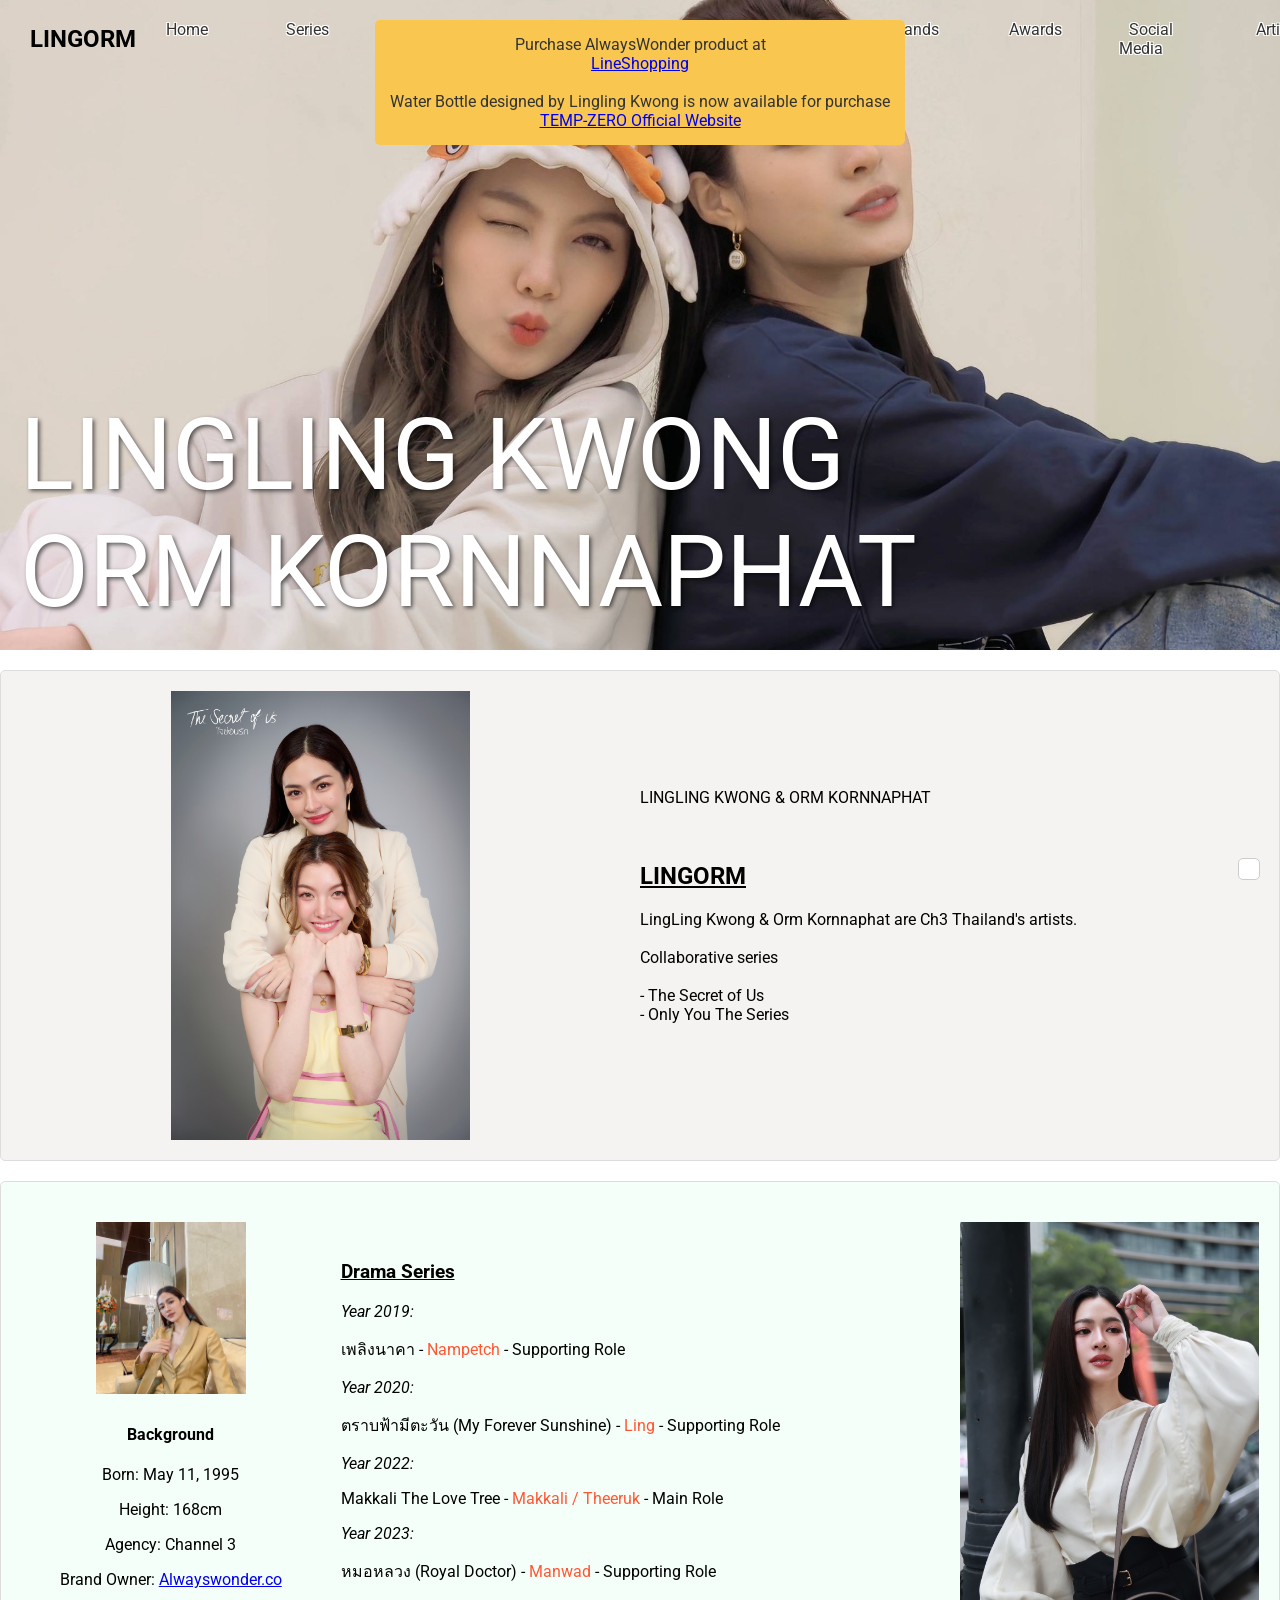
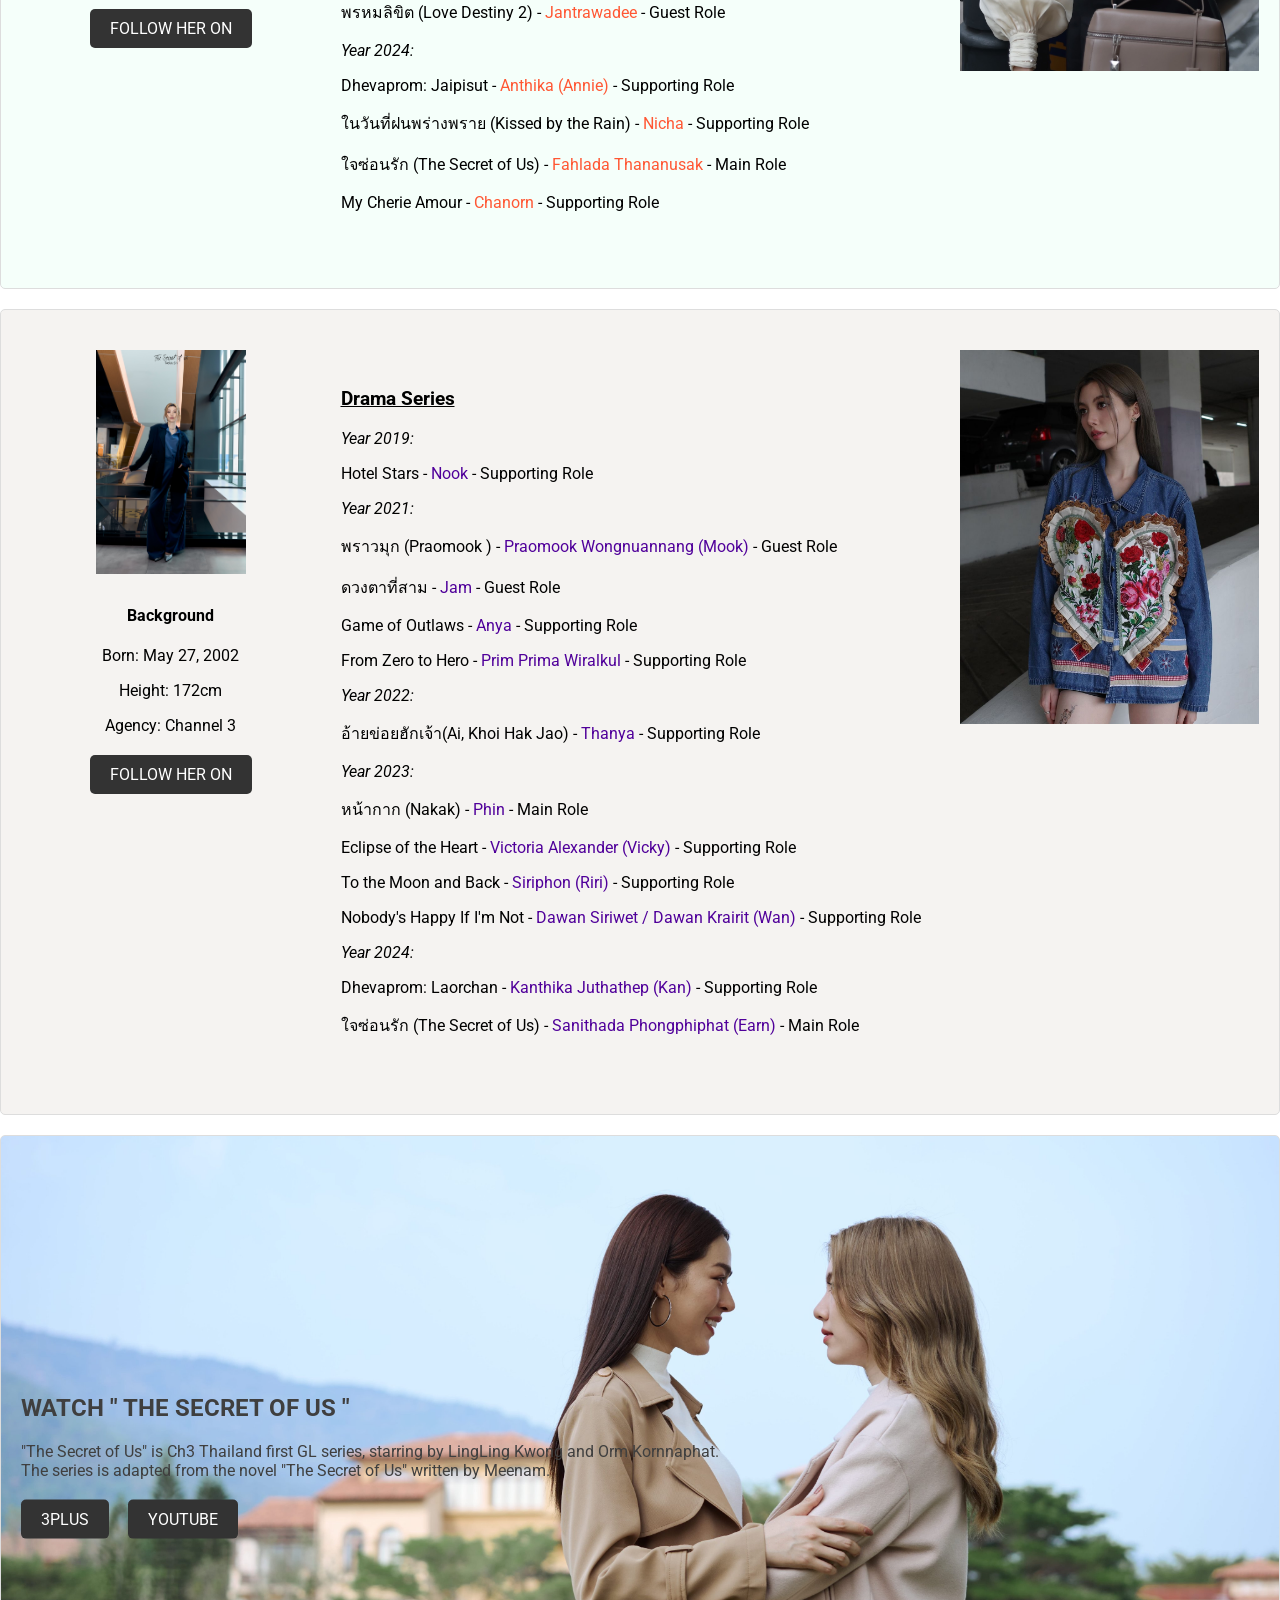
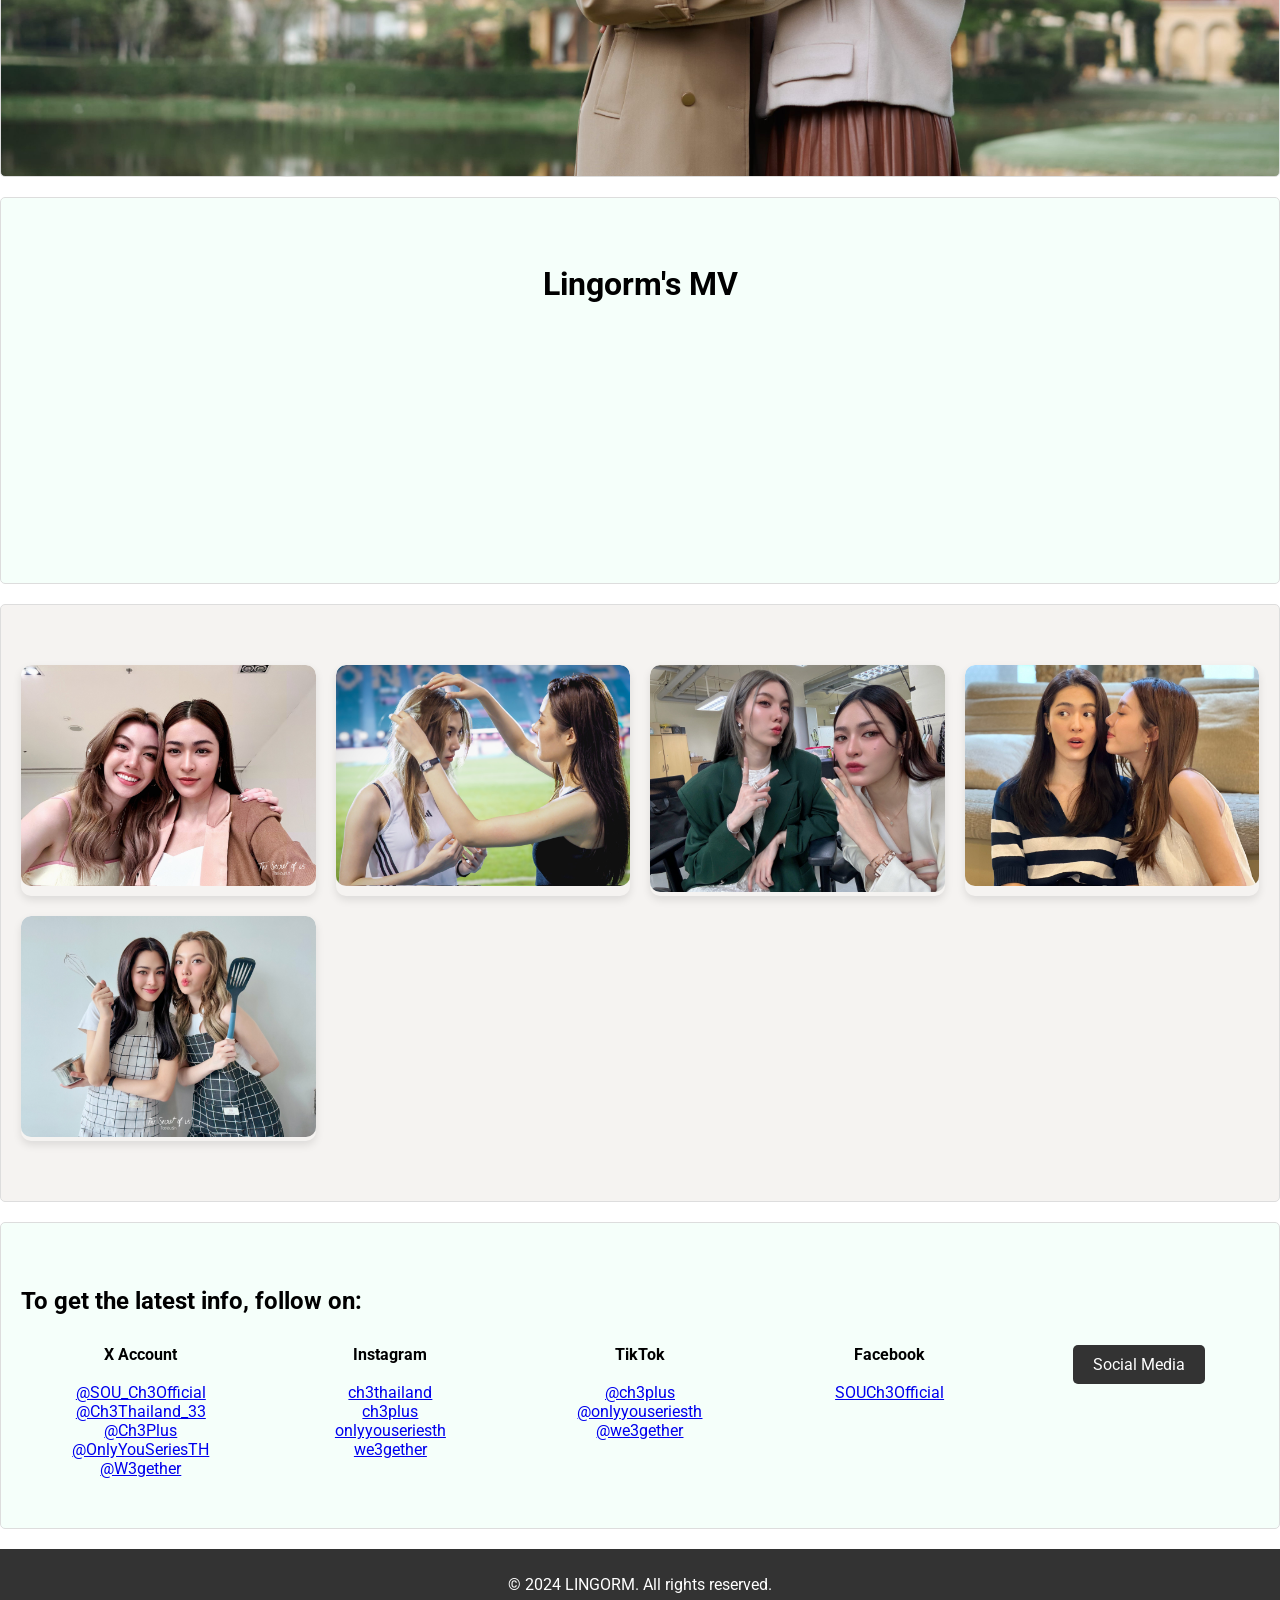
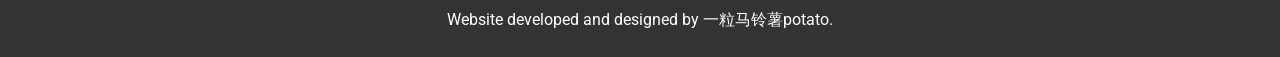
<file: index.html>
<!DOCTYPE html>
<html lang="en">
<head>
    <meta charset="UTF-8">
    <meta name="viewport" content="width=device-width, initial-scale=1.0">
    <link rel="stylesheet" href="CSS/styles.css">
    <link rel="stylesheet" href="https://cdnjs.cloudflare.com/ajax/libs/animate.css/4.1.1/animate.min.css">
    <link href="https://fonts.googleapis.com/css2?family=Roboto:wght@400&display=swap" rel="stylesheet">
   
    <title>LINGORM</title>
</head>
<body>
    <header class="header-wallpaper">
        <div class="header-container">
            <h1 class="logo">LINGORM</h1>
            <button class="nav-toggle" aria-label="toggle navigation">
            ☰
            </button>
            <nav>
                <ul>
                    <li><a href="index.html">Home</a></li>
                    <li class="dropdown">
                        <a href="series.html">Series</a>
                        <div class="dropdown-content">
                            <a href="TSOU.html">The Secret of Us</a>
                            <a href="OnlyYou.html">Only You The Series</a>
                        </div>
                    </li>
                    <li class="dropdown">
                        <a href="live-count.html">Live Count</a>
                        <div class="dropdown-content">
                            <a href="TSOU-live-count.html">The Secret of Us</a>
                        </div>
                    </li>
                    <li class="dropdown">
                        <a href="#">Fan Meeting</a>
                        <div class="dropdown-content">
                            <a href="FM2024.html">2024</a>
                        </div>
                    </li>
                    <li class="dropdown">
                        <a href="video.html">Video</a>
                        <div class="dropdown-content">
                            <a href="video-chisub.html">Video (中字)</a>
                        </div>
                    </li>
                    <li><a href="magazine.html">Magazine</a></li>
                    <li><a href="brands.html">Brands</a></li>
                    <li><a href="awards.html">Awards</a></li>
                    <li><a href="social-media.html">Social Media</a></li>
                    <li><a href="articles.html">Articles</a></li>
                </ul>
            </nav>
        </div>
        <div class="bottom-left-text">LINGLING KWONG </br>
            ORM KORNNAPHAT
        </div>
       
    </header>
    

    <main>
        <section id="section2" class="section2">
            <div class="left-image">
                <img src="Images/Homepage/GPmo3GdbwAAcdIR.jpg" alt="Description of Image" />
            </div>
            <div class="right-text">
                <p>LINGLING KWONG & ORM KORNNAPHAT</p>
                </br>
                <h2><u>LINGORM</u></h2>
                <p>LingLing Kwong & Orm Kornnaphat are Ch3 Thailand's artists.
                </br></br>
                    Collaborative series</br></br>
                    - The Secret of Us </br>
                    - Only You The Series </br></br></p>
            </div>
        </section>

        <section id="section3" class="section3">
            <div class="left-image">
                <img src="Images/Homepage/GWCB60AXEAACl5y - Copy.jpg" alt="Left Image Description" />
                <div class="details">
                    <h4>Background</h4>
                    <p>Born: May 11, 1995</p>
                    <p>Height: 168cm</p>
                    <p>Agency: Channel 3</p>
                    <p>Brand Owner: <a href="https://x.com/AlwayswonderCo">Alwayswonder.co</a></p>
                    <div class="button-container">
                        <a href="https://ch3plus.com/artists/451" class="button">FOLLOW HER ON</a>
                    </div>
                </div>
            </div>
            <div class="middle-text">
                <h3><u>Drama Series</u></h3>
                <p><i>Year 2019:</i></p>
                <p>เพลิงนาคา - <font color="#ff5733">Nampetch</font> - Supporting Role</p>

            
                <p><i>Year 2020:</i></p>
                <p>ตราบฟ้ามีตะวัน (My Forever Sunshine) - <font color="#ff5733">Ling</font> - Supporting Role</p>
            
                <p><i>Year 2022:</i></p>
                <p>Makkali The Love Tree - <font color="#ff5733">Makkali / Theeruk</font> - Main Role</p> 
           
                <p><i>Year 2023:</i></p>
                <p>หมอหลวง (Royal Doctor) - <font color="#ff5733">Manwad</font> - Supporting Role</p>   
                <p>พรหมลิขิต (Love Destiny 2) - <font color="#ff5733">Jantrawadee</font> - Guest Role</p> 
                
                <p><i>Year 2024:</i></p>
                <p>Dhevaprom: Jaipisut - <font color="#ff5733">Anthika (Annie)</font> - Supporting Role</p>   
                <p>ในวันที่ฝนพร่างพราย (Kissed by the Rain)  - <font color="#ff5733">Nicha</font> - Supporting Role</p> 
                <p>ใจซ่อนรัก (The Secret of Us) - <font color="#ff5733">Fahlada Thananusak</font> - Main Role</p>
                <p>My Cherie Amour - <font color="#ff5733">Chanorn</font> - Supporting Role</p>
            </div>
            <div class="right-image">
                <img src="Images/Homepage/GXlHVQ1bcAARzqj.jfif" alt="Right Image Description" />
            </div>
        </section>
        
        <section id="section4" class="section4">
            <div class="left-image">
                <img src="Images/Homepage/GQNNIhUaQAATjMb.jfif" alt="Left Image Description" />
                <div class="details">
                    <h4>Background</h4>
                    <p>Born: May 27, 2002</p>
                    <p>Height: 172cm</p>
                    <p>Agency: Channel 3</p>
                    <div class="button-container">
                        <a href="https://ch3plus.com/artists/350" class="button">FOLLOW HER ON</a>
                    </div>
                </div>
            </div>
            <div class="middle-text">
                <h3><u>Drama Series</u></h3>
                <p><i>Year 2019:</i></p>
                <p>Hotel Stars - <font color="#50009a">Nook</font> - Supporting Role</p>

                <p><i>Year 2021:</i></p>
                <p>พราวมุก (Praomook ) - <font color="#50009a">Praomook Wongnuannang (Mook)</font> - Guest Role</p>
                <p>ดวงตาที่สาม - <font color="#50009a">Jam</font> - Guest Role</p>
                <p>Game of Outlaws - <font color="#50009a">Anya</font> - Supporting Role</p>
                <p>From Zero to Hero - <font color="#50009a">Prim Prima Wiralkul</font> - Supporting Role</p>

                <p><i>Year 2022:</i></p>
                <p>อ้ายข่อยฮักเจ้า(Ai, Khoi Hak Jao) - <font color="#50009a">Thanya</font> - Supporting Role</p>
                
                <p><i>Year 2023:</i></p>
                <p>หน้ากาก (Nakak) - <font color="#50009a">Phin</font> - Main Role</p>
                <p>Eclipse of the Heart - <font color="#50009a">Victoria Alexander (Vicky)</font> - Supporting Role</p>
                <p>To the Moon and Back - <font color="#50009a">Siriphon (Riri)</font> - Supporting Role</p>
                <p>Nobody's Happy If I'm Not - <font color="#50009a">Dawan Siriwet / Dawan Krairit (Wan)</font> - Supporting Role</p>

                <p><i>Year 2024:</i></p>
                <p>Dhevaprom: Laorchan - <font color="#50009a">Kanthika Juthathep (Kan)</font> - Supporting Role</p>
                <p>ใจซ่อนรัก (The Secret of Us) - <font color="#50009a">Sanithada Phongphiphat (Earn)</font> - Main Role</p>
                
            </div>
            <div class="right-image">
                <img src="Images/Homepage/GWzO36fWIAAts6A.jfif" alt="Right Image Description" />
            </div>
        </section>
        
        <section id="section5" class="section5">
            <div class="overlay-text">
                <h2>WATCH " THE SECRET OF US " </h2>
                <p>"The Secret of Us" is Ch3 Thailand first GL series, starring by LingLing Kwong and Orm Kornnaphat. </br>
                    The series is adapted from the novel "The Secret of Us" written by Meenam.</p>
                <div class="button-container">
                    <a href="https://ch3plus.com/drama/1601" class="button">3PLUS</a>
                    <a href="https://youtube.com/playlist?list=PLDIqVRSvaz9LWu6pvDkNa43Zpicq-zLaL&si=jmSi8s5uINVRYURm" class="button">YOUTUBE</a>
                </div>
            </div>
        </section>
        
        <section id="section6" class="section6">
            <h2 class="section-title">Lingorm's MV</h2>
            <div class="video-container">
                <iframe width="560" height="315" src="https://www.youtube.com/embed/7FVuDuM66iU?si=OcEE4b9ZsCUScVl-" title="YouTube video player" frameborder="0" allow="accelerometer; autoplay; clipboard-write; encrypted-media; gyroscope; picture-in-picture; web-share" referrerpolicy="strict-origin-when-cross-origin" allowfullscreen></iframe>
                <iframe width="560" height="315" src="https://www.youtube.com/embed/SzvdKqfl7sM?si=7ZgvW-NvWe6QDm77" title="YouTube video player" frameborder="0" allow="accelerometer; autoplay; clipboard-write; encrypted-media; gyroscope; picture-in-picture; web-share" referrerpolicy="strict-origin-when-cross-origin" allowfullscreen></iframe>
                <iframe width="560" height="315" src="https://www.youtube.com/embed/tJU0n08O1h8?si=HvJSM4OCoaeQTGFO" title="YouTube video player" frameborder="0" allow="accelerometer; autoplay; clipboard-write; encrypted-media; gyroscope; picture-in-picture; web-share" referrerpolicy="strict-origin-when-cross-origin" allowfullscreen></iframe>
            </div>
        </section>

        <section id="section7" class="section7">
            <div class="gallery-container">
                <div class="gallery-item">
                    <img src="Images/Homepage/GKUelGlbAAAYL5s - Copy.jpg" alt="Image 1 Description" />
                    
                </div>
                <div class="gallery-item">
                    <img src="Images/Homepage/GLRpT6Yb0AAmryR.jpg" alt="Image 2 Description" />
                    
                </div>
                <div class="gallery-item">
                    <img src="Images/Homepage/GUMZfOEW4AAnppR.jfif" alt="Image 3 Description" />
                    
                </div>
                <div class="gallery-item">
                    <img src="Images/Homepage/GWs6ObMWMAAoe9y.jfif" alt="Image 4 Description" />
                    
                </div>
                <div class="gallery-item">
                    <img src="Images/Homepage/GUCTeAsb0AUNplR - Copy.jpeg" alt="Image 5 Description" />
                    
                </div>
                
            </div>
        </section>
        
        
        <section id="section8" class="section8">
            <h3 class="small-title">To get the latest info, follow on:</h3>
            <div class="social-media-container">
                <div class="column"><b>X Account</b>
                </br>
                </br>
                    <a href="https://x.com/SOU_Ch3Official">@SOU_Ch3Official</a>
                </br>
                    <a href="https://x.com/Ch3Thailand_33">@Ch3Thailand_33</a>
                </br>
                    <a href="https://x.com/Ch3Plus">@Ch3Plus</a>
                </br>
                    <a href="https://x.com/OnlyYouSeriesTH">@OnlyYouSeriesTH</a>
                </br>
                    <a href="https://x.com/W3gether">@W3gether</a>
                </div>
                
                <div class="column"><b>Instagram</b>
                </br>
                </br>
                    <a href="https://www.instagram.com/ch3thailand/?hl=en">ch3thailand</a>
                </br>
                    <a href="https://www.instagram.com/ch3plus/?hl=en">ch3plus</a>
                </br>
                    <a href="https://www.instagram.com/onlyyouseriesth/">onlyyouseriesth</a>
                </br>
                    <a href="https://www.instagram.com/we3gether/?hl=en">we3gether</a>
                </div>

                <div class="column"><b>TikTok</b>
                </br>
                </br>
                    <a href="https://www.tiktok.com/@ch3plus">@ch3plus</a>
                </br>
                    <a href="https://www.tiktok.com/@onlyyouseriesth">@onlyyouseriesth</a>
                </br>
                    <a href="https://www.tiktok.com/@we3gether">@we3gether</a>
                </div>

                <div class="column"><b>Facebook</b>
                </br>
                </br>
                    <a href="https://www.facebook.com/SOUCh3Official/">SOUCh3Official</a>
                </div>

                <div class="column">
                    <a href="#social-media" class="button">Social Media</a>
                </div>
            </div>
        </section>
        


    </main>

    <footer>
        <p>&copy; 2024 LINGORM. All rights reserved.</p>
        <p>Website developed and designed by 一粒马铃薯potato.</p>
        
        </footer>
        <!-- Google Translate Element -->
        <div id="google_translate_element"></div>
    
        <script>
        // Scroll reveal effect
        const sections = document.querySelectorAll('section');
        const options = {
        root: null,
        threshold: 0.1,
        };
        
        const observer = new IntersectionObserver((entries, observer) => {
        entries.forEach(entry => {
        if (entry.isIntersecting) {
        entry.target.classList.add('animate__animated', 'animate__fadeInUp');
        observer.unobserve(entry.target);
        }
        });
        }, options);
        
        sections.forEach(section => {
        observer.observe(section);
        });
        
        // Change header transparency on scroll
        const header = document.querySelector('.header-container');
        window.addEventListener('scroll', function() {
        const scrollPosition = window.scrollY;
        header.style.backgroundColor = scrollPosition > 50 ? 'rgba(255, 255, 255, 0.9)' : 'rgba(255, 255, 255, 0)';
        });

        //hamburger for only display at mobile devices
        document.querySelector('.nav-toggle').addEventListener('click', function() {
        document.querySelector('nav ul').classList.toggle('showing');
        });

            
     window.onload = function() {
        const notificationContainer = document.createElement('div');
        fetch('notification.html')
            .then(response => response.text())
            .then(data => {
                notificationContainer.innerHTML = data;
                document.body.appendChild(notificationContainer);
                const notification = document.getElementById('notification');
                notification.style.display = 'block';
                setTimeout(() => {
                    notification.style.display = 'none';
                }, 60000); // Hide after 60 seconds (1 minute)
            });
    };

            function googleTranslateElementInit() {
            new google.translate.TranslateElement({
                pageLanguage: 'en',
                includedLanguages: 'zh-CN,zh-TW,th,ko,ja,ms,id',
                layout: google.translate.TranslateElement.InlineLayout.SIMPLE
            }, 'google_translate_element');
        }

        // Load the Google Translate script
        const script = document.createElement('script');
        script.src = "//translate.google.com/translate_a/element.js?cb=googleTranslateElementInit";
        document.body.appendChild(script);
            
        </script>
        </body>
        </html>
</file>
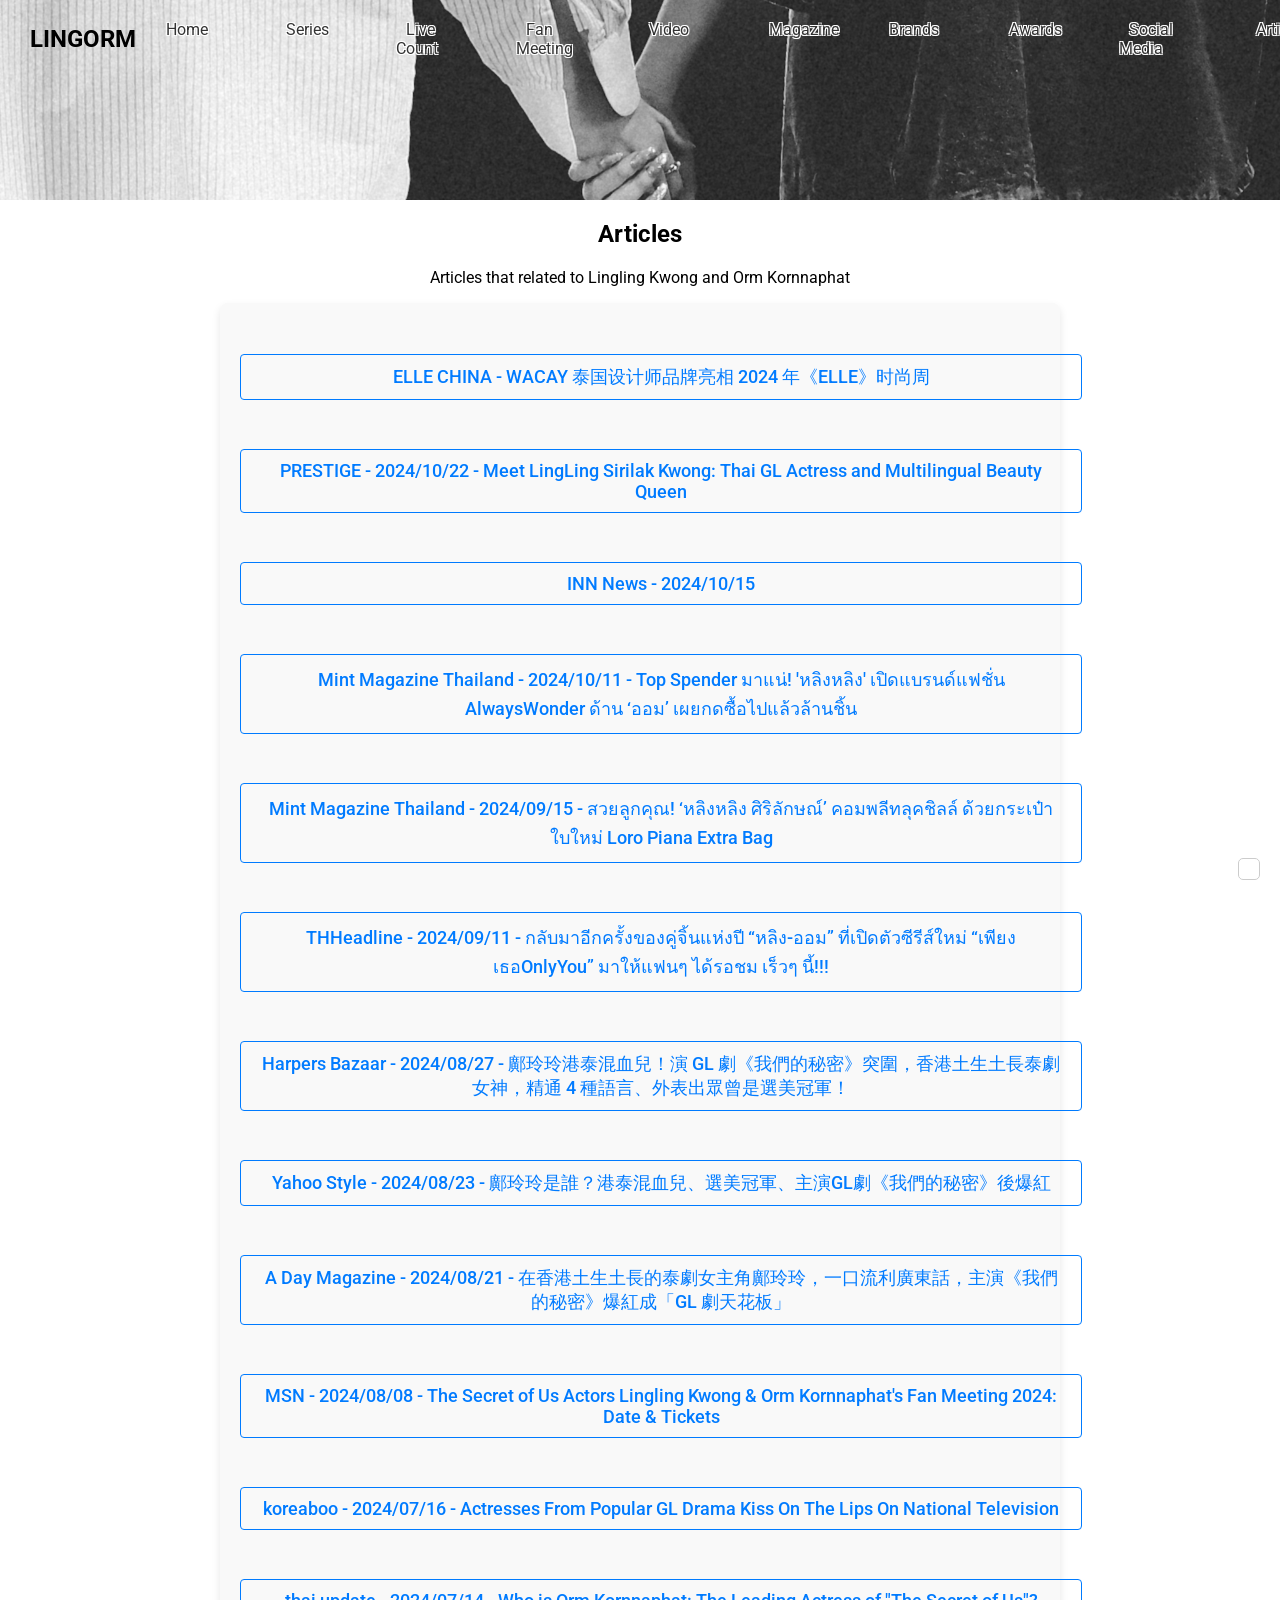
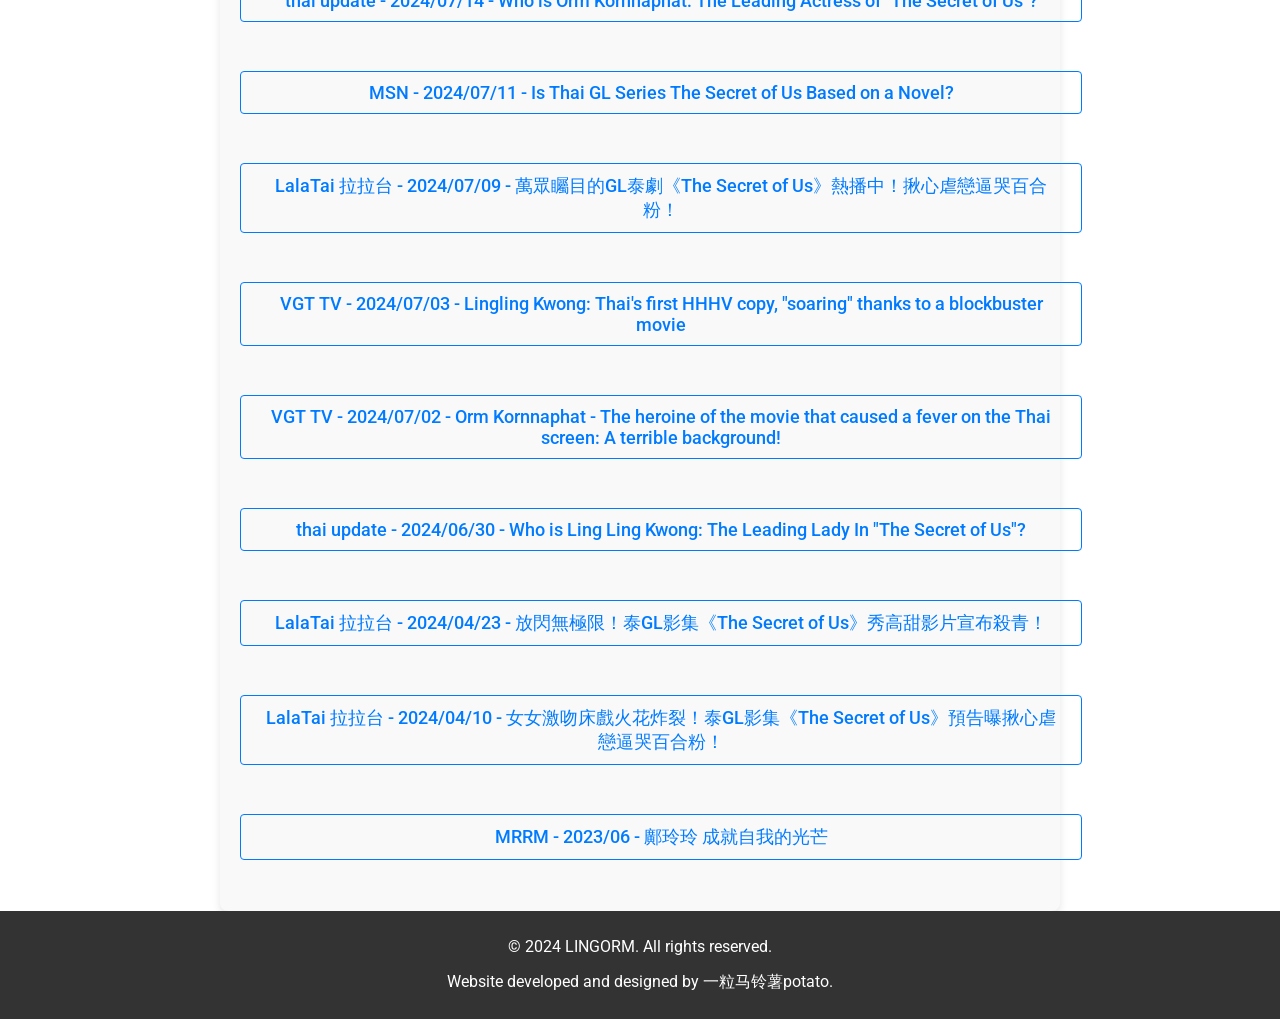
<file: articles.html>
<!DOCTYPE html>
<html lang="en">
<head>
    <meta charset="UTF-8">
    <meta name="viewport" content="width=device-width, initial-scale=1.0">
    <link rel="stylesheet" href="CSS/styles.css">
    <link rel="stylesheet" href="CSS/articles-styles.css">
    <link rel="stylesheet" href="https://cdnjs.cloudflare.com/ajax/libs/animate.css/4.1.1/animate.min.css">
    <link href="https://fonts.googleapis.com/css2?family=Roboto:wght@400&display=swap" rel="stylesheet">
    <title>LINGORM | ARTICLES</title>
</head>
<body>
    <header class="header-wallpaper-sub">
        <div class="header-container">
            <h1 class="logo">LINGORM</h1>
            <button class="nav-toggle" aria-label="toggle navigation">
            ☰
            </button>
            <nav>
                <ul>
                    <li><a href="index.html">Home</a></li>
                    <li class="dropdown">
                        <a href="series.html">Series</a>
                        <div class="dropdown-content">
                            <a href="TSOU.html">The Secret of Us</a>
                            <a href="OnlyYou.html">Only You The Series</a>
                        </div>
                    </li>
                    <li class="dropdown">
                        <a href="live-count.html">Live Count</a>
                        <div class="dropdown-content">
                            <a href="live-count/TSOU-live-count.html">The Secret of Us</a>
                        </div>
                    </li>
                    <li class="dropdown">
                        <a href="#">Fan Meeting</a>
                        <div class="dropdown-content">
                            <a href="fanmeeting/2024.html">2024</a>
                        </div>
                    </li>
                    <li class="dropdown">
                        <a href="video.html">Video</a>
                        <div class="dropdown-content">
                            <a href="video-chisub.html">Video (中字)</a>
                        </div>
                    </li>
                    <li><a href="magazine.html">Magazine</a></li>
                    <li><a href="brands.html">Brands</a></li>
                    <li><a href="awards.html">Awards</a></li>
                    <li><a href="social-media.html">Social Media</a></li>
                    <li><a href="articles.html">Articles</a></li>
                </ul>
            </nav>
        </div>
    </header>
    
    <main>
        <h2><center>Articles</center></h2>
        <p><center>Articles that related to Lingling Kwong and Orm Kornnaphat</center></p>
        <div class="articles-container">
            <ul>
                <li>
                    <a href="https://www.ellechina.com/fashion/news/a44948173/16933988072/" target="_blank">ELLE CHINA - WACAY 泰国设计师品牌亮相 2024 年《ELLE》时尚周</a>
                </li>
                </br>
                <li>
                    <a href="https://www.prestigeonline.com/th/people/who-is-lingling-sirilak-kwong-thai-gl-actress-and-beauty-queen-bio/?fbclid=PAZXh0bgNhZW0CMTEAAaaRlcL_Eogk25j40rIuQhwQgqtiNpvqzAIGls-vFuuiAOuVJBuq_Wver0M_aem_5xdLd3V92jfsyVvo38Omhw" target="_blank">PRESTIGE - 2024/10/22 - Meet LingLing Sirilak Kwong: Thai GL Actress and Multilingual Beauty Queen</a>
                </li>
                </br>
                <li>
                    <a href="https://today.line.me/th/v2/article/j7L9VYx?liff.referrer=https%3A%2F%2Ft.co%2F" target="_blank">INN News - 2024/10/15</a>
                </li>
                </br>
                <li>
                    <a href="https://www.mintmagth.com/people/top-spender-alwayswonder-orm-kornnaphat-linglingkwong/" target="_blank">Mint Magazine Thailand - 2024/10/11 - Top Spender มาแน่! 'หลิงหลิง' เปิดแบรนด์แฟชั่น AlwaysWonder ด้าน ‘ออม’ เผยกดซื้อไปแล้วล้านชิ้น</a>
                </li>
                </br>
                <li>
                    <a href="https://www.mintmagth.com/people/linglingkwong-loro-piana-extra-bag-new-bag/" target="_blank"> Mint Magazine Thailand - 2024/09/15 - ​สวยลูกคุณ! ‘หลิงหลิง ศิริลักษณ์’ คอมพลีทลุคชิลล์ ด้วยกระเป๋าใบใหม่ Loro Piana Extra Bag</a>
                </li>
                 </br>
                <li>
                    <a href="https://www.mrrm.com.hk/i/?p=4497" target="_blank"> THHeadline - 2024/09/11 - กลับมาอีกครั้งของคู่จิ้นแห่งปี “หลิง-ออม” ที่เปิดตัวซีรีส์ใหม่ “เพียงเธอOnlyYou” มาให้แฟนๆ ได้รอชม เร็วๆ นี้!!!</a>
                </li>
                </br>
                <li>
                    <a href="https://www.thheadline.com/example-4/30953.html" target="_blank">Harpers Bazaar - 2024/08/27 - 鄺玲玲港泰混血兒！演 GL 劇《我們的秘密》突圍，香港土生土長泰劇女神，精通 4 種語言、外表出眾曾是選美冠軍！</a>
                </li>
                </br>
                <li>
                    <a href="https://hk.news.yahoo.com/%E9%84%BA%E7%8E%B2%E7%8E%B2-%E6%B8%AF%E6%B3%B0-%E6%B7%B7%E8%A1%80-gl-%E6%88%91%E5%80%91%E7%9A%84%E7%A7%98%E5%AF%86-223100744.html" target="_blank">Yahoo Style - 2024/08/23 - 鄺玲玲是誰？港泰混血兒、選美冠軍、主演GL劇《我們的秘密》後爆紅</a>
                </li>
                </br>
                <li>
                    <a href="https://www.adaymag.com/2024/08/21/linglingkwong-the-secret-of-us.html" target="_blank">A Day Magazine - 2024/08/21 - ​在香港土生土長的泰劇女主角鄺玲玲，一口流利廣東話，主演《我們的秘密》爆紅成「GL 劇天花板」</a>
                </li>
                </br>
                <li>
                    <a href="https://www.msn.com/en-us/tv/news/the-secret-of-us-actors-lingling-kwong-orm-kornnaphats-fan-meeting-2024-date-tickets/ar-AA1orcDf?ocid=socialshare" target="_blank">MSN - 2024/08/08 - The Secret of Us Actors Lingling Kwong & Orm Kornnaphat's Fan Meeting 2024: Date & Tickets</a>
                </li>
                </br>
                <li>
                    <a href="https://www.koreaboo.com/news/thai-gl-actresses-lingling-orm-kissing-national-television/" target="_blank">koreaboo - 2024/07/16 - Actresses From Popular GL Drama Kiss On The Lips On National Television</a>
                </li>
                </br>
                <li>
                    <a href="https://www.thaiupdate.info/orm-kornnaphat-the-secret-of-us/" target="_blank">thai update - 2024/07/14 - Who is Orm Kornnaphat: The Leading Actress of "The Secret of Us"?</a>
                </li>
                </br>
                <li>
                    <a href="https://www.msn.com/en-us/tv/news/is-thai-gl-series-the-secret-of-us-based-on-a-novel/ar-BB1pNFXj?ocid=socialshare" target="_blank">MSN - 2024/07/11 - Is Thai GL Series The Secret of Us Based on a Novel?</a>
                </li>
                </br>
                <li>
                    <a href="https://lalatai.com/tvmovie/%E8%90%AC%E7%9C%BE%E7%9F%9A%E7%9B%AE%E7%9A%84gl%E6%B3%B0%E5%8A%87%E3%80%8A-secret-us%E3%80%8B%E7%86%B1%E6%92%AD%E4%B8%AD%EF%BC%81%E6%8F%AA%E5%BF%83%E8%99%90%E6%88%80%E9%80%BC%E5%93%AD%E7%99%BE%E5%90%88%E7%B2%89%EF%BC%81?utm_source=LalaTaiFB&utm_medium=FBpost&utm_campaign=0711" target="_blank">LalaTai 拉拉台 - 2024/07/09 - 萬眾矚目的GL泰劇《The Secret of Us》熱播中！揪心虐戀逼哭百合粉！</a>
                </li>
                </br>
                <li>
                    <a href="https://vgt.vn/lingling-kwong-ban-sao-hhhv-dau-tien-cua-thai-phat-len-nho-phim-bach-hop-ihyes-20240703t7202526/?lang=en" target="_blank">VGT TV - 2024/07/03 - Lingling Kwong: Thai's first HHHV copy, "soaring" thanks to a blockbuster movie</a>
                </li>
                </br>
                <li>
                    <a href="https://vgt.vn/orm-kornnaphat-nu-chinh-phim-bach-hop-gay-sot-man-anh-thai-xuat-than-khung-ihyes-20240702t7201620/?lang=en" target="_blank">VGT TV - 2024/07/02 - Orm Kornnaphat - The heroine of the movie that caused a fever on the Thai screen: A terrible background!</a>
                </li>
                 </br>
                <li>
                    <a href="https://www.thaiupdate.info/ling-ling-kwong-the-secret-of-us/" target="_blank">thai update - 2024/06/30 - Who is Ling Ling Kwong: The Leading Lady In "The Secret of Us"?</a>
                </li>
                </br>
                <li>
                    <a href="https://lalatai.com/tvmovie/%E6%94%BE%E9%96%83%E7%84%A1%E6%A5%B5%E9%99%90%EF%BC%81%E6%B3%B0gl%E5%BD%B1%E9%9B%86%E3%80%8A-secret-us%E3%80%8B%E7%A7%80%E9%AB%98%E7%94%9C%E5%BD%B1%E7%89%87%E5%AE%A3%E5%B8%83%E6%AE%BA%E9%9D%92%EF%BC%81" target="_blank">LalaTai 拉拉台 - 2024/04/23 - 放閃無極限！泰GL影集《The Secret of Us》秀高甜影片宣布殺青！</a>
                </li>
                </br>
                <li>
                    <a href="https://lalatai.com/tvmovie/%E5%A5%B3%E5%A5%B3%E6%BF%80%E5%90%BB%E5%BA%8A%E6%88%B2%E7%81%AB%E8%8A%B1%E7%82%B8%E8%A3%82%EF%BC%81%E6%B3%B0gl%E5%BD%B1%E9%9B%86%E3%80%8A-secret-us%E3%80%8B%E9%A0%90%E5%91%8A%E6%9B%9D%E6%8F%AA%E5%BF%83%E8%99%90%E6%88%80%E9%80%BC%E5%93%AD%E7%99%BE%E5%90%88%E7%B2%89%EF%BC%81" target="_blank">LalaTai 拉拉台 - 2024/04/10 - 女女激吻床戲火花炸裂！泰GL影集《The Secret of Us》預告曝揪心虐戀逼哭百合粉！</a>
                </li>
                </br>
                <li>
                    <a href="https://www.mrrm.com.hk/i/?p=4497" target="_blank">MRRM - 2023/06 - 鄺玲玲 成就自我的光芒</a>
                </li>
            </ul>
        </div>
    </main>

    <footer>
        <p>&copy; 2024 LINGORM. All rights reserved.</p>
        <p>Website developed and designed by 一粒马铃薯potato.</p>
        
        </footer>
        <!-- Google Translate Element -->
        <div id="google_translate_element"></div>
    
        <script>
              //hamburger for only display at mobile devices
        document.querySelector('.nav-toggle').addEventListener('click', function() {
        document.querySelector('nav ul').classList.toggle('showing');
        });
            
        // Scroll reveal effect
        const sections = document.querySelectorAll('section');
        const options = {
        root: null,
        threshold: 0.1,
        };
        
        const observer = new IntersectionObserver((entries, observer) => {
        entries.forEach(entry => {
        if (entry.isIntersecting) {
        entry.target.classList.add('animate__animated', 'animate__fadeInUp');
        observer.unobserve(entry.target);
        }
        });
        }, options);
        
        sections.forEach(section => {
        observer.observe(section);
        });
        
        // Change header transparency on scroll
        const header = document.querySelector('.header-container');
        window.addEventListener('scroll', function() {
        const scrollPosition = window.scrollY;
        header.style.backgroundColor = scrollPosition > 50 ? 'rgba(255, 255, 255, 0.9)' : 'rgba(255, 255, 255, 0)';
        });
        
         //pagination
         const itemsPerPage = 12;
        const generalItems = document.querySelectorAll('.general-item');
        const totalPages = Math.ceil(generalItems.length / itemsPerPage);

    function showPage(page) {
        generalItems.forEach((item, index) => {
            item.style.display = (index >= (page - 1) * itemsPerPage && index < page * itemsPerPage) ? 'block' : 'none';
        });
    }

    function createPagination() {
        const paginationContainer = document.getElementById('pagination');
        for (let i = 1; i <= totalPages; i++) {
            const pageLink = document.createElement('a');
            pageLink.href = "#";
            pageLink.innerHTML = i;
            pageLink.addEventListener('click', (e) => {
                e.preventDefault();
                showPage(i);
                updateActivePage(i);
            });
            paginationContainer.appendChild(pageLink);
        }
        updateActivePage(1); // Set page 1 as active on load
    }

    function updateActivePage(activePage) {
        const paginationLinks = document.querySelectorAll('.pagination a');
        paginationLinks.forEach(link => {
            link.classList.remove('active');
        });
        paginationLinks[activePage - 1].classList.add('active');
    }

    // Initialize pagination on page load
    showPage(1);
    createPagination();

           function googleTranslateElementInit() {
            new google.translate.TranslateElement({
                pageLanguage: 'en',
                includedLanguages: 'zh-CN,zh-TW,th,ko,ja,ms,id',
                layout: google.translate.TranslateElement.InlineLayout.SIMPLE
            }, 'google_translate_element');
        }

        // Load the Google Translate script
        const script = document.createElement('script');
        script.src = "//translate.google.com/translate_a/element.js?cb=googleTranslateElementInit";
        document.body.appendChild(script);
        </script>
        </body>
        </html>
</file>
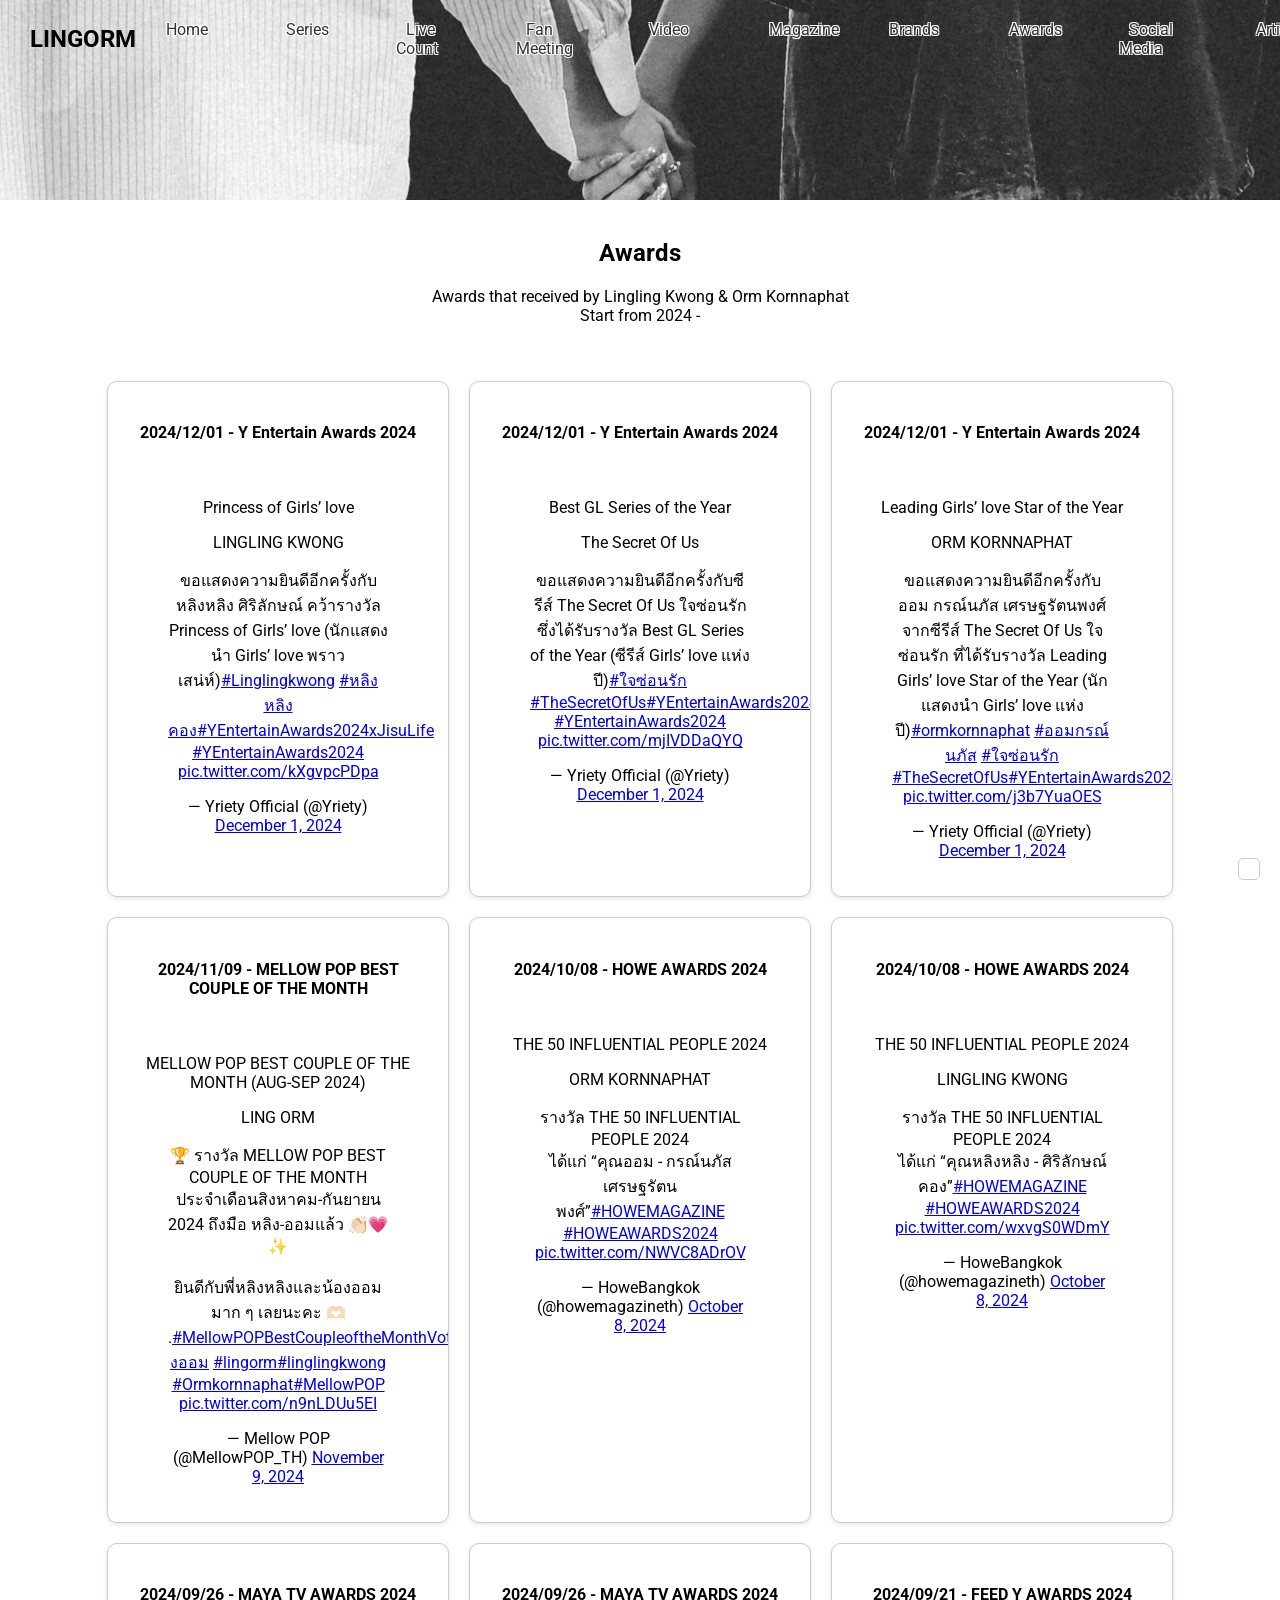
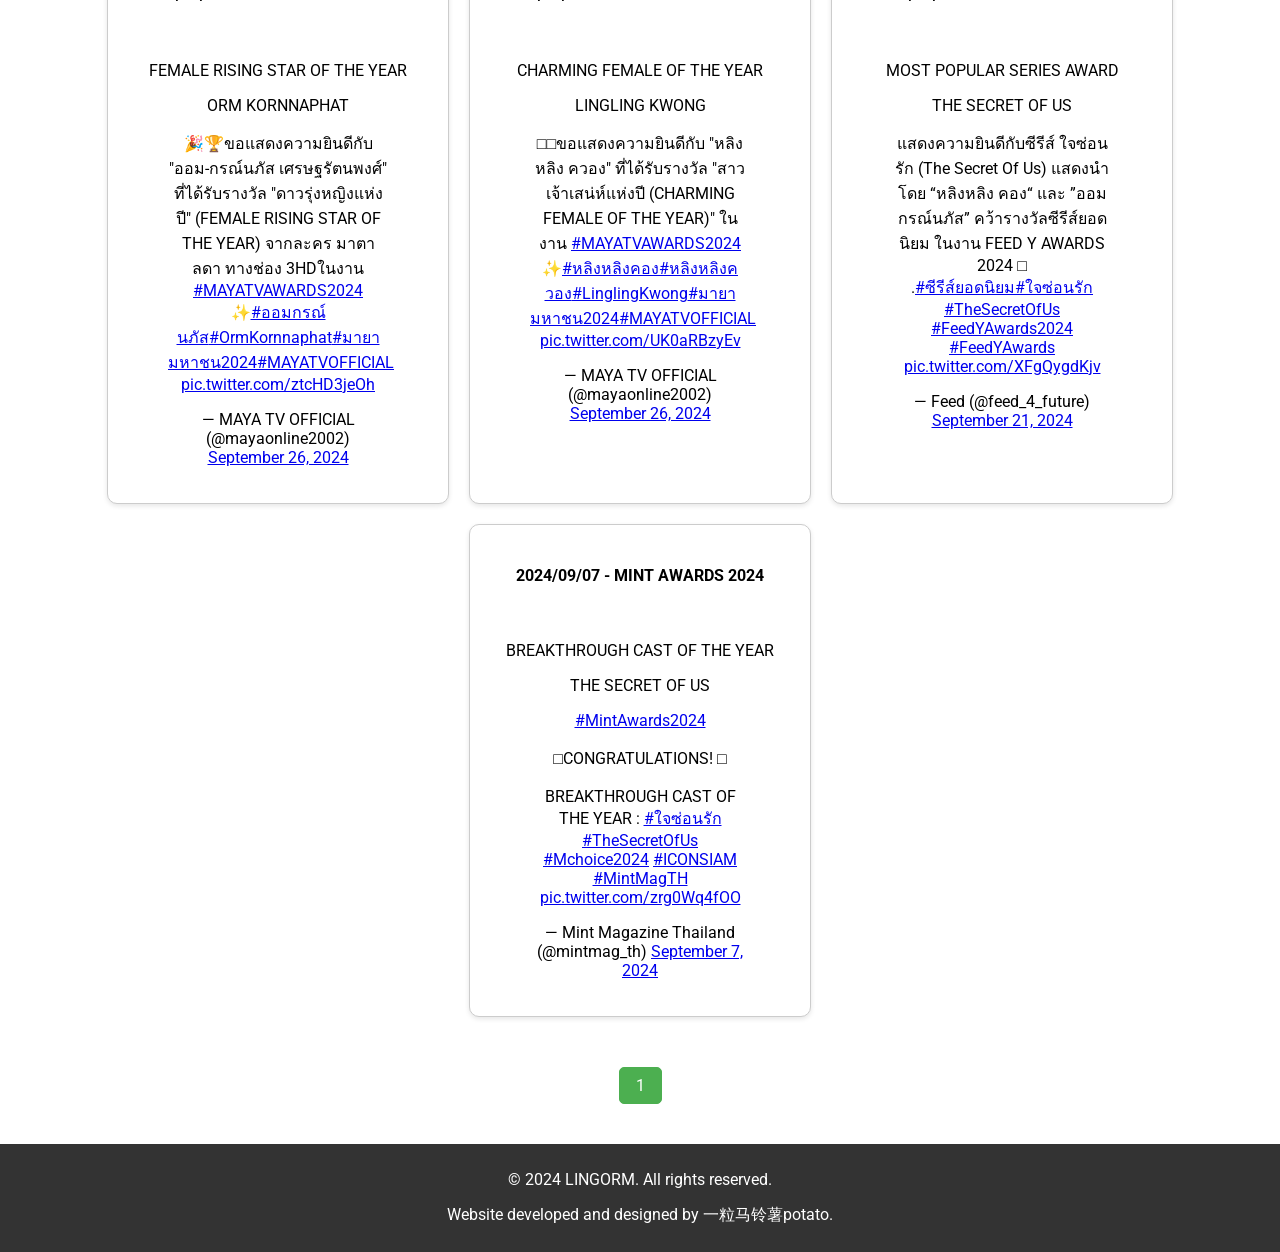
<file: awards.html>
<!DOCTYPE html>
<html lang="en">
<head>
    <meta charset="UTF-8">
    <meta name="viewport" content="width=device-width, initial-scale=1.0">
    <link rel="stylesheet" href="CSS/styles.css">
    <link rel="stylesheet" href="CSS/general.css">
    <link rel="stylesheet" href="CSS/pagination.css">
    <link rel="stylesheet" href="https://cdnjs.cloudflare.com/ajax/libs/animate.css/4.1.1/animate.min.css">
    <link href="https://fonts.googleapis.com/css2?family=Roboto:wght@400&display=swap" rel="stylesheet">
    <title>LINGORM | AWARDS</title>
</head>
<body>
    <header class="header-wallpaper-sub">
        <div class="header-container">
            <h1 class="logo">LINGORM</h1>
            <button class="nav-toggle" aria-label="toggle navigation">
            ☰
            </button>
            <nav>
                <ul>
                    <li><a href="index.html">Home</a></li>
                    <li class="dropdown">
                        <a href="series.html">Series</a>
                        <div class="dropdown-content">
                            <a href="TSOU.html">The Secret of Us</a>
                            <a href="OnlyYou.html">Only You The Series</a>
                        </div>
                    </li>
                    <li class="dropdown">
                        <a href="live-count.html">Live Count</a>
                        <div class="dropdown-content">
                            <a href="TSOU-live-count.html">The Secret of Us</a>
                        </div>
                    </li>
                    <li class="dropdown">
                        <a href="#">Fan Meeting</a>
                        <div class="dropdown-content">
                            <a href="FM2024.html">2024</a>
                        </div>
                    </li>
                    <li class="dropdown">
                        <a href="video.html">Video</a>
                        <div class="dropdown-content">
                            <a href="video-chisub.html">Video (中字)</a>
                        </div>
                    </li>
                    <li><a href="magazine.html">Magazine</a></li>
                    <li><a href="brands.html">Brands</a></li>
                    <li><a href="awards.html">Awards</a></li>
                    <li><a href="social-media.html">Social Media</a></li>
                    <li><a href="articles.html">Articles</a></li>
                </ul>
            </nav>
        </div>
        
        
    </header>
    

    <main>
        <br>
        <h2 style="text-align: center; margin-bottom: 20px;">Awards</h2>
        <p><center>Awards that received by Lingling Kwong & Orm Kornnaphat </br>
            ​Start from 2024 -</center> </p>
        <div class="general-container">

            <div class="general-container">

                <div class="general-item">
                    <h4>2024/12/01 - Y Entertain Awards 2024</h4>
                </br>
                    <p>Princess of Girls’ love</p>
                    <p>LINGLING KWONG</p>
                    <blockquote class="twitter-tweet"><p lang="th" dir="ltr">ขอแสดงความยินดีอีกครั้งกับ หลิงหลิง ศิริลักษณ์ คว้ารางวัล Princess of Girls’ love (นักแสดงนำ Girls’ love พราวเสน่ห์)<a href="https://twitter.com/hashtag/Linglingkwong?src=hash&amp;ref_src=twsrc%5Etfw">#Linglingkwong</a> <a href="https://twitter.com/hashtag/%E0%B8%AB%E0%B8%A5%E0%B8%B4%E0%B8%87%E0%B8%AB%E0%B8%A5%E0%B8%B4%E0%B8%87%E0%B8%84%E0%B8%AD%E0%B8%87?src=hash&amp;ref_src=twsrc%5Etfw">#หลิงหลิงคอง</a><a href="https://twitter.com/hashtag/YEntertainAwards2024xJisuLife?src=hash&amp;ref_src=twsrc%5Etfw">#YEntertainAwards2024xJisuLife</a> <a href="https://twitter.com/hashtag/YEntertainAwards2024?src=hash&amp;ref_src=twsrc%5Etfw">#YEntertainAwards2024</a> <a href="https://t.co/kXgvpcPDpa">pic.twitter.com/kXgvpcPDpa</a></p>&mdash; Yriety Official (@Yriety) <a href="https://twitter.com/Yriety/status/1863240401865556230?ref_src=twsrc%5Etfw">December 1, 2024</a></blockquote> 
                    <script async src="https://platform.twitter.com/widgets.js" charset="utf-8"></script>
                </div>

                <div class="general-item">
                    <h4>2024/12/01 - Y Entertain Awards 2024</h4>
                </br>
                    <p>Best GL Series of the Year</p>
                    <p>The Secret Of Us</p>
                    <blockquote class="twitter-tweet"><p lang="th" dir="ltr">ขอแสดงความยินดีอีกครั้งกับซีรีส์ The Secret Of Us ใจซ่อนรัก ซึ่งได้รับรางวัล Best GL Series of the Year (ซีรีส์ Girls’ love แห่งปี)<a href="https://twitter.com/hashtag/%E0%B9%83%E0%B8%88%E0%B8%8B%E0%B9%88%E0%B8%AD%E0%B8%99%E0%B8%A3%E0%B8%B1%E0%B8%81?src=hash&amp;ref_src=twsrc%5Etfw">#ใจซ่อนรัก</a> <a href="https://twitter.com/hashtag/TheSecretOfUs?src=hash&amp;ref_src=twsrc%5Etfw">#TheSecretOfUs</a><a href="https://twitter.com/hashtag/YEntertainAwards2024xJisuLife?src=hash&amp;ref_src=twsrc%5Etfw">#YEntertainAwards2024xJisuLife</a> <a href="https://twitter.com/hashtag/YEntertainAwards2024?src=hash&amp;ref_src=twsrc%5Etfw">#YEntertainAwards2024</a> <a href="https://t.co/mjIVDDaQYQ">pic.twitter.com/mjIVDDaQYQ</a></p>&mdash; Yriety Official (@Yriety) <a href="https://twitter.com/Yriety/status/1863228909501960430?ref_src=twsrc%5Etfw">December 1, 2024</a></blockquote> 
                    <script async src="https://platform.twitter.com/widgets.js" charset="utf-8"></script>
                </div>

                <div class="general-item">
                    <h4>2024/12/01 - Y Entertain Awards 2024</h4>
                </br>
                    <p>Leading Girls’ love Star of the Year</p>
                    <p>ORM KORNNAPHAT</p>
                    <blockquote class="twitter-tweet"><p lang="th" dir="ltr">ขอแสดงความยินดีอีกครั้งกับ ออม กรณ์นภัส เศรษฐรัตนพงศ์ จากซีรีส์ The Secret Of Us ใจซ่อนรัก ที่ได้รับรางวัล Leading Girls’ love Star of the Year (นักแสดงนำ Girls’ love แห่งปี)<a href="https://twitter.com/hashtag/ormkornnaphat?src=hash&amp;ref_src=twsrc%5Etfw">#ormkornnaphat</a> <a href="https://twitter.com/hashtag/%E0%B8%AD%E0%B8%AD%E0%B8%A1%E0%B8%81%E0%B8%A3%E0%B8%93%E0%B9%8C%E0%B8%99%E0%B8%A0%E0%B8%B1%E0%B8%AA?src=hash&amp;ref_src=twsrc%5Etfw">#ออมกรณ์นภัส</a> <a href="https://twitter.com/hashtag/%E0%B9%83%E0%B8%88%E0%B8%8B%E0%B9%88%E0%B8%AD%E0%B8%99%E0%B8%A3%E0%B8%B1%E0%B8%81?src=hash&amp;ref_src=twsrc%5Etfw">#ใจซ่อนรัก</a> <a href="https://twitter.com/hashtag/TheSecretOfUs?src=hash&amp;ref_src=twsrc%5Etfw">#TheSecretOfUs</a><a href="https://twitter.com/hashtag/YEntertainAwards2024xJisuLife?src=hash&amp;ref_src=twsrc%5Etfw">#YEntertainAwards2024xJisuLife</a>… <a href="https://t.co/j3b7YuaOES">pic.twitter.com/j3b7YuaOES</a></p>&mdash; Yriety Official (@Yriety) <a href="https://twitter.com/Yriety/status/1863223462342574221?ref_src=twsrc%5Etfw">December 1, 2024</a></blockquote> 
                    <script async src="https://platform.twitter.com/widgets.js" charset="utf-8"></script>
                </div>
                
                <div class="general-item">
                    <h4>2024/11/09 - MELLOW POP BEST COUPLE OF THE MONTH</h4>
                </br>
                    <p>MELLOW POP BEST COUPLE OF THE MONTH (AUG-SEP 2024)</p>
                    <p>LING ORM</p>
                    <blockquote class="twitter-tweet"><p lang="th" dir="ltr">🏆 รางวัล MELLOW POP BEST COUPLE OF THE MONTH ประจำเดือนสิงหาคม-กันยายน 2024 ถึงมือ หลิง-ออมแล้ว 👏🏻💗✨<br><br>ยินดีกับพี่หลิงหลิงและน้องออมมาก ๆ เลยนะคะ 🫶🏻<br>.<a href="https://twitter.com/hashtag/MellowPOPBestCoupleoftheMonthVote?src=hash&amp;ref_src=twsrc%5Etfw">#MellowPOPBestCoupleoftheMonthVote</a><a href="https://twitter.com/hashtag/%E0%B8%AB%E0%B8%A5%E0%B8%B4%E0%B8%87%E0%B8%AD%E0%B8%AD%E0%B8%A1?src=hash&amp;ref_src=twsrc%5Etfw">#หลิงออม</a> <a href="https://twitter.com/hashtag/lingorm?src=hash&amp;ref_src=twsrc%5Etfw">#lingorm</a><a href="https://twitter.com/hashtag/linglingkwong?src=hash&amp;ref_src=twsrc%5Etfw">#linglingkwong</a> <a href="https://twitter.com/hashtag/Ormkornnaphat?src=hash&amp;ref_src=twsrc%5Etfw">#Ormkornnaphat</a><a href="https://twitter.com/hashtag/MellowPOP?src=hash&amp;ref_src=twsrc%5Etfw">#MellowPOP</a> <a href="https://t.co/n9nLDUu5EI">pic.twitter.com/n9nLDUu5EI</a></p>&mdash; Mellow POP (@MellowPOP_TH) <a href="https://twitter.com/MellowPOP_TH/status/1855143535710027959?ref_src=twsrc%5Etfw">November 9, 2024</a></blockquote> 
                    <script async src="https://platform.twitter.com/widgets.js" charset="utf-8"></script>
                </div>
                
                <div class="general-item">
                    <h4>2024/10/08 - HOWE AWARDS 2024</h4>
                </br>
                    <p>THE 50 INFLUENTIAL PEOPLE 2024</p>
                    <p>ORM KORNNAPHAT</p>
                    <blockquote class="twitter-tweet"><p lang="th" dir="ltr">รางวัล THE 50 INFLUENTIAL PEOPLE 2024 <br>ได้แก่ “คุณออม - กรณ์นภัส เศรษฐรัตนพงศ์”<a href="https://twitter.com/hashtag/HOWEMAGAZINE?src=hash&amp;ref_src=twsrc%5Etfw">#HOWEMAGAZINE</a> <a href="https://twitter.com/hashtag/HOWEAWARDS2024?src=hash&amp;ref_src=twsrc%5Etfw">#HOWEAWARDS2024</a> <a href="https://t.co/NWVC8ADrOV">pic.twitter.com/NWVC8ADrOV</a></p>&mdash; HoweBangkok (@howemagazineth) <a href="https://twitter.com/howemagazineth/status/1843668116083257450?ref_src=twsrc%5Etfw">October 8, 2024</a></blockquote> 
                    <script async src="https://platform.twitter.com/widgets.js" charset="utf-8"></script>
                </div>

            <div class="general-item" data-date="2024/09/26">
                <h4>2024/10/08 - HOWE AWARDS 2024</h4>
                </br>
                <p>THE 50 INFLUENTIAL PEOPLE 2024</p>
                <p>LINGLING KWONG</p>
                <blockquote class="twitter-tweet"><p lang="th" dir="ltr">รางวัล THE 50 INFLUENTIAL PEOPLE 2024 <br>ได้แก่ “คุณหลิงหลิง - ศิริลักษณ์ คอง”<a href="https://twitter.com/hashtag/HOWEMAGAZINE?src=hash&amp;ref_src=twsrc%5Etfw">#HOWEMAGAZINE</a> <a href="https://twitter.com/hashtag/HOWEAWARDS2024?src=hash&amp;ref_src=twsrc%5Etfw">#HOWEAWARDS2024</a> <a href="https://t.co/wxvgS0WDmY">pic.twitter.com/wxvgS0WDmY</a></p>&mdash; HoweBangkok (@howemagazineth) <a href="https://twitter.com/howemagazineth/status/1843668504911982649?ref_src=twsrc%5Etfw">October 8, 2024</a></blockquote> 
                <script async src="https://platform.twitter.com/widgets.js" charset="utf-8"></script>
                
                
            </div>

            <div class="general-item" data-date="2024/09/26">
                <h4>2024/09/26 - MAYA TV AWARDS 2024</h4>
                </br>
                <p>FEMALE RISING STAR OF THE YEAR</p>
                <p>ORM KORNNAPHAT</p>
                <blockquote class="twitter-tweet" data-theme="dark">
                    <p lang="th" dir="ltr">🎉🏆ขอแสดงความยินดีกับ<br>&quot;ออม-กรณ์นภัส เศรษฐรัตนพงศ์&quot; ที่ได้รับรางวัล &quot;ดาวรุ่งหญิงแห่งปี&quot; (FEMALE RISING STAR OF THE YEAR) จากละคร มาตาลดา ทางช่อง 3HDในงาน <a href="https://twitter.com/hashtag/MAYATVAWARDS2024?src=hash&amp;ref_src=twsrc%5Etfw">#MAYATVAWARDS2024</a> ✨️<a href="https://twitter.com/hashtag/%E0%B8%AD%E0%B8%AD%E0%B8%A1%E0%B8%81%E0%B8%A3%E0%B8%93%E0%B9%8C%E0%B8%99%E0%B8%A0%E0%B8%B1%E0%B8%AA?src=hash&amp;ref_src=twsrc%5Etfw">#ออมกรณ์นภัส</a><a href="https://twitter.com/hashtag/OrmKornnaphat?src=hash&amp;ref_src=twsrc%5Etfw">#OrmKornnaphat</a><a href="https://twitter.com/hashtag/%E0%B8%A1%E0%B8%B2%E0%B8%A2%E0%B8%B2%E0%B8%A1%E0%B8%B2%E0%B8%AB%E0%B8%B2%E0%B8%8A%E0%B8%992024?src=hash&amp;ref_src=twsrc%5Etfw">#มายามหาชน2024</a><a href="https://twitter.com/hashtag/MAYATVOFFICIAL?src=hash&amp;ref_src=twsrc%5Etfw">#MAYATVOFFICIAL</a> <a href="https://t.co/ztcHD3jeOh">pic.twitter.com/ztcHD3jeOh</a></p>
                    &mdash; MAYA TV OFFICIAL (@mayaonline2002) <a href="https://twitter.com/mayaonline2002/status/1839312527878140345?ref_src=twsrc%5Etfw">September 26, 2024</a>
                </blockquote>
                <script async src="https://platform.twitter.com/widgets.js" charset="utf-8"></script>
                
                
            </div>

            <div class="general-item" data-date="2023/08/15">
                <h4>2024/09/26 - MAYA TV AWARDS 2024</h4>
                </br>
                <p>CHARMING FEMALE OF THE YEAR</p>
                <p>LINGLING KWONG</p>
                <blockquote class="twitter-tweet"><p lang="th" dir="ltr">□□ขอแสดงความยินดีกับ &quot;หลิงหลิง ควอง&quot; ที่ได้รับรางวัล &quot;สาวเจ้าเสน่ห์แห่งปี (CHARMING FEMALE OF THE YEAR)&quot; ในงาน <a href="https://twitter.com/hashtag/MAYATVAWARDS2024?src=hash&amp;ref_src=twsrc%5Etfw">#MAYATVAWARDS2024</a> ✨️<a href="https://twitter.com/hashtag/%E0%B8%AB%E0%B8%A5%E0%B8%B4%E0%B8%87%E0%B8%AB%E0%B8%A5%E0%B8%B4%E0%B8%87%E0%B8%84%E0%B8%AD%E0%B8%87?src=hash&amp;ref_src=twsrc%5Etfw">#หลิงหลิงคอง</a><a href="https://twitter.com/hashtag/%E0%B8%AB%E0%B8%A5%E0%B8%B4%E0%B8%87%E0%B8%AB%E0%B8%A5%E0%B8%B4%E0%B8%87%E0%B8%84%E0%B8%A7%E0%B8%AD%E0%B8%87?src=hash&amp;ref_src=twsrc%5Etfw">#หลิงหลิงควอง</a><a href="https://twitter.com/hashtag/LinglingKwong?src=hash&amp;ref_src=twsrc%5Etfw">#LinglingKwong</a><a href="https://twitter.com/hashtag/%E0%B8%A1%E0%B8%B2%E0%B8%A2%E0%B8%B2%E0%B8%A1%E0%B8%AB%E0%B8%B2%E0%B8%8A%E0%B8%992024?src=hash&amp;ref_src=twsrc%5Etfw">#มายามหาชน2024</a><a href="https://twitter.com/hashtag/MAYATVOFFICIAL?src=hash&amp;ref_src=twsrc%5Etfw">#MAYATVOFFICIAL</a> <a href="https://t.co/UK0aRBzyEv">pic.twitter.com/UK0aRBzyEv</a></p>&mdash; MAYA TV OFFICIAL (@mayaonline2002) <a href="https://twitter.com/mayaonline2002/status/1839288381022548119?ref_src=twsrc%5Etfw">September 26, 2024</a></blockquote> 
                <script async src="https://platform.twitter.com/widgets.js" charset="utf-8"></script>
            </div>

            <div class="general-item" data-date="2023/05/30">
                <h4>2024/09/21 - FEED Y AWARDS 2024</h4>
                </br>
                <p>MOST POPULAR SERIES AWARD</p>
                <p>THE SECRET OF US</p>
                <blockquote class="twitter-tweet"><p lang="th" dir="ltr">แสดงความยินดีกับซีรีส์ ใจซ่อนรัก (The Secret Of Us) แสดงนำโดย “หลิงหลิง คอง“ และ ”ออม กรณ์นภัส” คว้ารางวัลซีรีส์ยอดนิยม ในงาน FEED Y AWARDS 2024 □<br>.<a href="https://twitter.com/hashtag/%E0%B8%8B%E0%B8%B5%E0%B8%A3%E0%B8%B5%E0%B8%AA%E0%B9%8C%E0%B8%A2%E0%B8%AD%E0%B8%94%E0%B8%99%E0%B8%B4%E0%B8%A2%E0%B8%A1?src=hash&amp;ref_src=twsrc%5Etfw">#ซีรีส์ยอดนิยม</a><a href="https://twitter.com/hashtag/%E0%B9%83%E0%B8%88%E0%B8%8B%E0%B9%88%E0%B8%AD%E0%B8%99%E0%B8%A3%E0%B8%B1%E0%B8%81?src=hash&amp;ref_src=twsrc%5Etfw">#ใจซ่อนรัก</a> <a href="https://twitter.com/hashtag/TheSecretOfUs?src=hash&amp;ref_src=twsrc%5Etfw">#TheSecretOfUs</a> <a href="https://twitter.com/hashtag/FeedYAwards2024?src=hash&amp;ref_src=twsrc%5Etfw">#FeedYAwards2024</a> <a href="https://twitter.com/hashtag/FeedYAwards?src=hash&amp;ref_src=twsrc%5Etfw">#FeedYAwards</a> <a href="https://t.co/XFgQygdKjv">pic.twitter.com/XFgQygdKjv</a></p>&mdash; Feed (@feed_4_future) <a href="https://twitter.com/feed_4_future/status/1837481643281732008?ref_src=twsrc%5Etfw">September 21, 2024</a></blockquote> 
                <script async src="https://platform.twitter.com/widgets.js" charset="utf-8"></script> 
            </div>

            <div class="general-item" data-date="2022/12/10">
                <h4>2024/09/07 - MINT AWARDS 2024</h4>
                </br>
                <p>BREAKTHROUGH CAST OF THE YEAR</p>
                <p>​THE SECRET OF US</p>
                <blockquote class="twitter-tweet"><p lang="en" dir="ltr"><a href="https://twitter.com/hashtag/MintAwards2024?src=hash&amp;ref_src=twsrc%5Etfw">#MintAwards2024</a> <br><br>□CONGRATULATIONS! □<br><br>BREAKTHROUGH CAST OF THE YEAR : <a href="https://twitter.com/hashtag/%E0%B9%83%E0%B8%88%E0%B8%8B%E0%B9%88%E0%B8%AD%E0%B8%99%E0%B8%A3%E0%B8%B1%E0%B8%81?src=hash&amp;ref_src=twsrc%5Etfw">#ใจซ่อนรัก</a> <a href="https://twitter.com/hashtag/TheSecretOfUs?src=hash&amp;ref_src=twsrc%5Etfw">#TheSecretOfUs</a> <a href="https://twitter.com/hashtag/Mchoice2024?src=hash&amp;ref_src=twsrc%5Etfw">#Mchoice2024</a> <a href="https://twitter.com/hashtag/ICONSIAM?src=hash&amp;ref_src=twsrc%5Etfw">#ICONSIAM</a> <a href="https://twitter.com/hashtag/MintMagTH?src=hash&amp;ref_src=twsrc%5Etfw">#MintMagTH</a> <a href="https://t.co/zrg0Wq4fOO">pic.twitter.com/zrg0Wq4fOO</a></p>&mdash; Mint Magazine Thailand (@mintmag_th) <a href="https://twitter.com/mintmag_th/status/1832412556725751897?ref_src=twsrc%5Etfw">September 7, 2024</a></blockquote> 
                <script async src="https://platform.twitter.com/widgets.js" charset="utf-8"></script>
            </div>
        </div>
        <div class="pagination" id="pagination"></div>
        
    </main>
    
    <footer>
        <p>&copy; 2024 LINGORM. All rights reserved.</p>
        <p>Website developed and designed by 一粒马铃薯potato.</p>
       
        </footer>
        <!-- Google Translate Element -->
        <div id="google_translate_element"></div>
    
        <script>
        // Scroll reveal effect
        const sections = document.querySelectorAll('section');
        const options = {
        root: null,
        threshold: 0.1,
        };
        
        const observer = new IntersectionObserver((entries, observer) => {
        entries.forEach(entry => {
        if (entry.isIntersecting) {
        entry.target.classList.add('animate__animated', 'animate__fadeInUp');
        observer.unobserve(entry.target);
        }
        });
        }, options);
        
        sections.forEach(section => {
        observer.observe(section);
        });
        
        // Change header transparency on scroll
        const header = document.querySelector('.header-container');
        window.addEventListener('scroll', function() {
        const scrollPosition = window.scrollY;
        header.style.backgroundColor = scrollPosition > 50 ? 'rgba(255, 255, 255, 0.9)' : 'rgba(255, 255, 255, 0)';
        });
        
         //pagination
         const itemsPerPage = 12;
        const generalItems = document.querySelectorAll('.general-item');
        const totalPages = Math.ceil(generalItems.length / itemsPerPage);

    function showPage(page) {
        generalItems.forEach((item, index) => {
            item.style.display = (index >= (page - 1) * itemsPerPage && index < page * itemsPerPage) ? 'block' : 'none';
        });
    }

    function createPagination() {
        const paginationContainer = document.getElementById('pagination');
        for (let i = 1; i <= totalPages; i++) {
            const pageLink = document.createElement('a');
            pageLink.href = "#";
            pageLink.innerHTML = i;
            pageLink.addEventListener('click', (e) => {
                e.preventDefault();
                showPage(i);
                updateActivePage(i);
            });
            paginationContainer.appendChild(pageLink);
        }
        updateActivePage(1); // Set page 1 as active on load
    }

    function updateActivePage(activePage) {
        const paginationLinks = document.querySelectorAll('.pagination a');
        paginationLinks.forEach(link => {
            link.classList.remove('active');
        });
        paginationLinks[activePage - 1].classList.add('active');
    }

    // Initialize pagination on page load
    showPage(1);
    createPagination();

            //hamburger for only display at mobile devices
        document.querySelector('.nav-toggle').addEventListener('click', function() {
        document.querySelector('nav ul').classList.toggle('showing');
        });

            function googleTranslateElementInit() {
            new google.translate.TranslateElement({
                pageLanguage: 'en',
                includedLanguages: 'zh-CN,zh-TW,th,ko,ja,ms,id',
                layout: google.translate.TranslateElement.InlineLayout.SIMPLE
            }, 'google_translate_element');
        }

        // Load the Google Translate script
        const script = document.createElement('script');
        script.src = "//translate.google.com/translate_a/element.js?cb=googleTranslateElementInit";
        document.body.appendChild(script);
        </script>
        </body>
        </html>
</file>
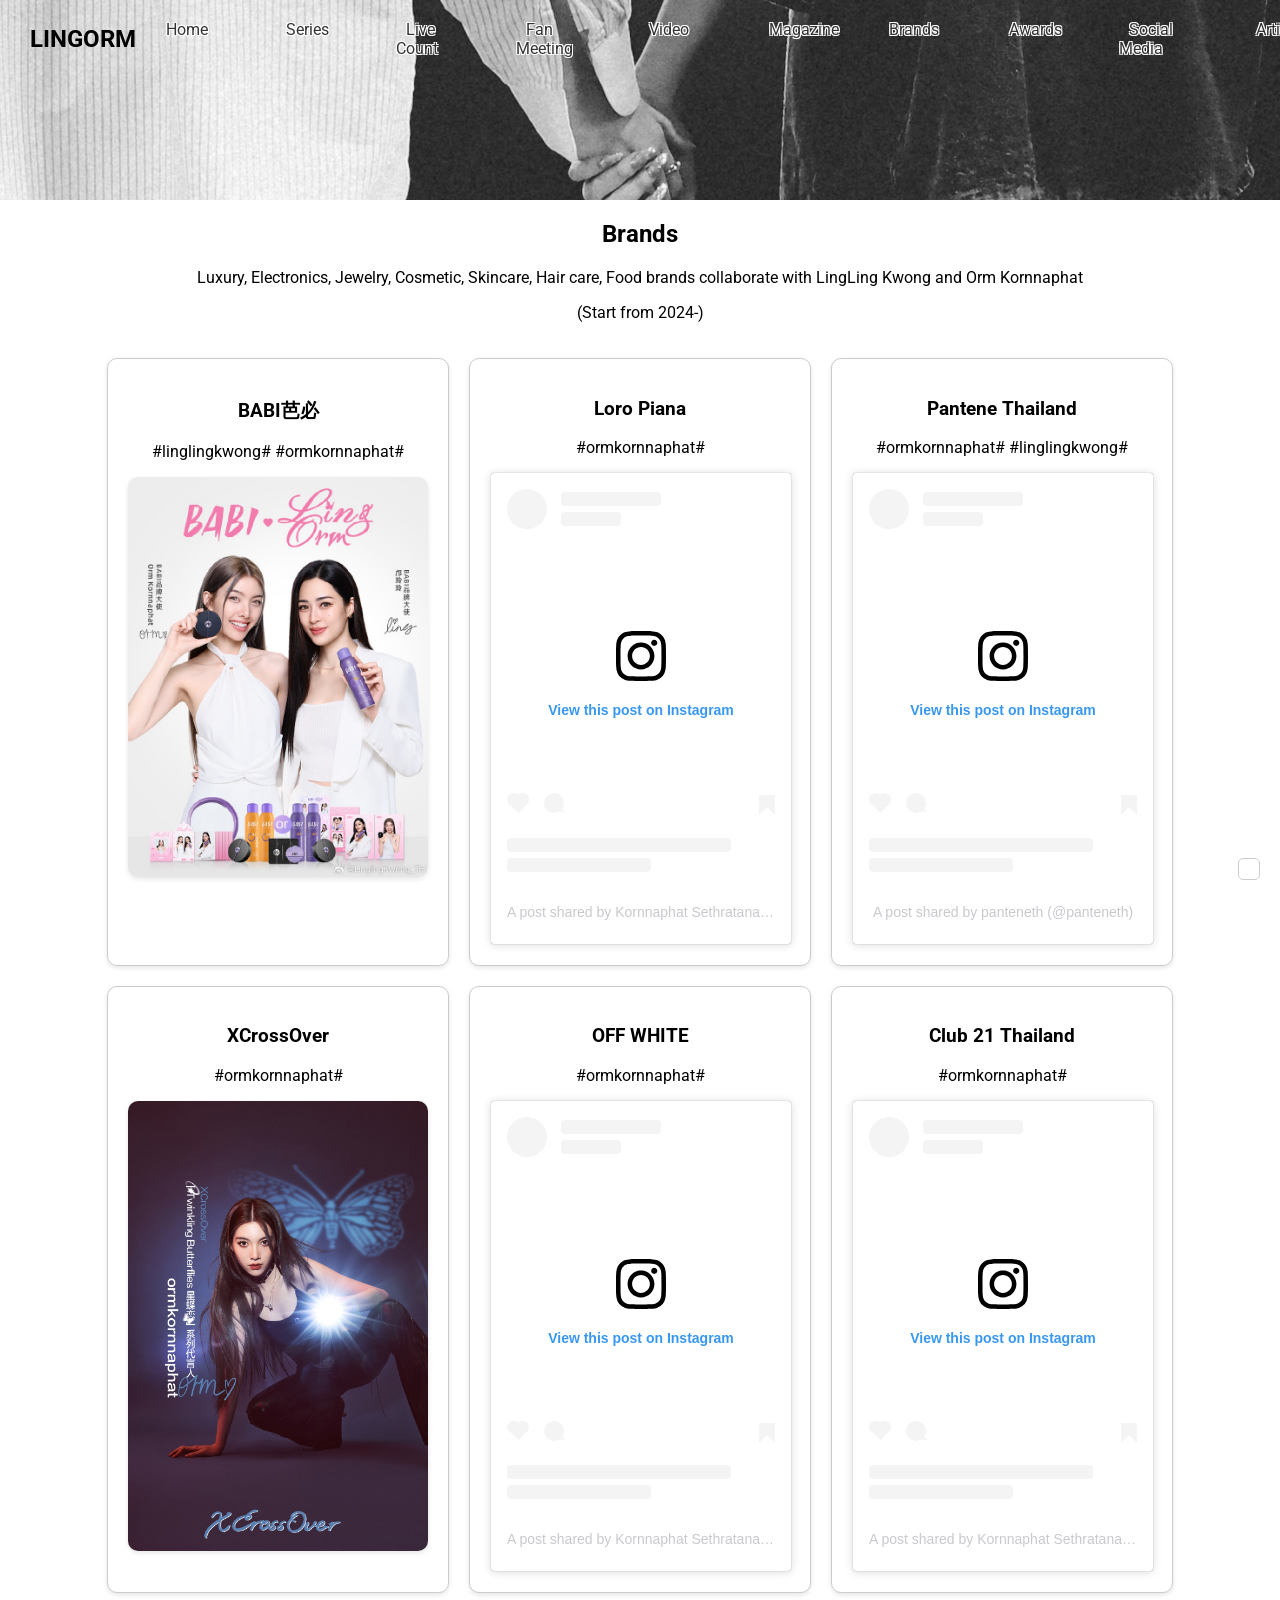
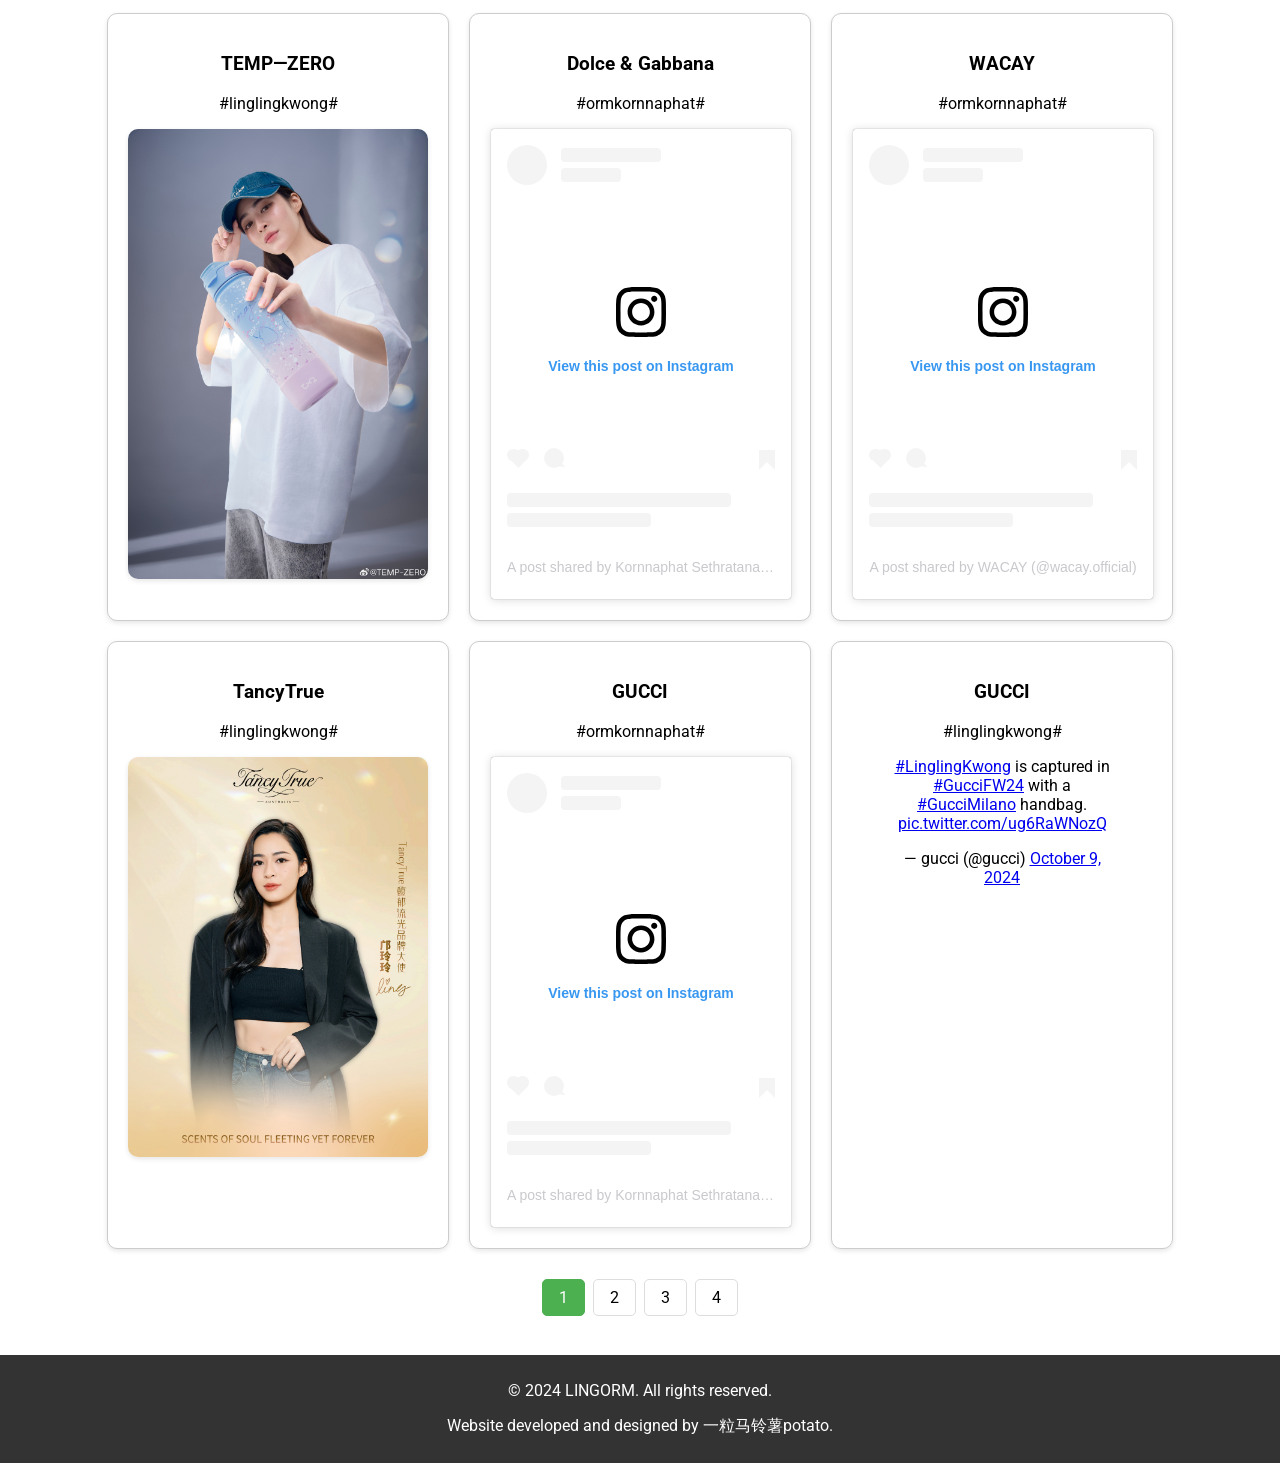
<file: brands.html>
<!DOCTYPE html>
<html lang="en">
<head>
    <meta charset="UTF-8">
    <meta name="viewport" content="width=device-width, initial-scale=1.0">
    <link rel="stylesheet" href="CSS/styles.css">
    <link rel="stylesheet" href="CSS/general.css">
    <link rel="stylesheet" href="CSS/pagination.css">
    <link rel="stylesheet" href="https://cdnjs.cloudflare.com/ajax/libs/animate.css/4.1.1/animate.min.css">
    <link href="https://fonts.googleapis.com/css2?family=Roboto:wght@400&display=swap" rel="stylesheet">
    <title>LINGORM | BRANDS</title>
</head>
<body>
    <header class="header-wallpaper-sub">
        <div class="header-container">
            <h1 class="logo">LINGORM</h1>
            <button class="nav-toggle" aria-label="toggle navigation">
            ☰
            </button>
            <nav>
                <ul>
                    <li><a href="index.html">Home</a></li>
                    <li class="dropdown">
                        <a href="series.html">Series</a>
                        <div class="dropdown-content">
                            <a href="TSOU.html">The Secret of Us</a>
                            <a href="OnlyYou.html">Only You The Series</a>
                        </div>
                    </li>
                    <li class="dropdown">
                        <a href="live-count.html">Live Count</a>
                        <div class="dropdown-content">
                            <a href="TSOU-live-count.html">The Secret of Us</a>
                        </div>
                    </li>
                    <li class="dropdown">
                        <a href="#">Fan Meeting</a>
                        <div class="dropdown-content">
                            <a href="FM2024.html">2024</a>
                        </div>
                    </li>
                    <li class="dropdown">
                        <a href="video.html">Video</a>
                        <div class="dropdown-content">
                            <a href="video-chisub.html">Video (中字)</a>
                        </div>
                    </li>
                    <li><a href="magazine.html">Magazine</a></li>
                    <li><a href="brands.html">Brands</a></li>
                    <li><a href="awards.html">Awards</a></li>
                    <li><a href="social-media.html">Social Media</a></li>
                    <li><a href="articles.html">Articles</a></li>
                </ul>
            </nav>
        </div>
        
        
    </header>
    

     <main>
        <h2 style="text-align: center; margin-bottom: 20px;">Brands</h2>
        <p><center>Luxury, Electronics, Jewelry, Cosmetic, Skincare, Hair care, Food brands collaborate with LingLing Kwong and Orm Kornnaphat
            </center></p>
        <p><center>(Start from 2024-)</center></p>
        <div class="general-container">

            
            <div class="general-item">
                <h3>BABI芭必</h3>
                <p>#linglingkwong# ​​​​​​​​​#ormkornnaphat#</p>
                 <a href="https://weibo.com/7884299354/OFK1HePrJ"> <!-- Updated link -->
                    <img src="Images/Brands/008BzIqCgy1hvi4m2rompj30ku0rsaf4.jpg">
                </a>
            </div>
            
            <div class="general-item">
                <h3>Loro Piana</h3>
                <p>​​​​​​​​​#ormkornnaphat#</p>
                 <blockquote class="instagram-media" data-instgrm-captioned data-instgrm-permalink="https://www.instagram.com/p/DB5a9aETTz2/?utm_source=ig_embed&amp;utm_campaign=loading" data-instgrm-version="14" style=" background:#FFF; border:0; border-radius:3px; box-shadow:0 0 1px 0 rgba(0,0,0,0.5),0 1px 10px 0 rgba(0,0,0,0.15); margin: 1px; max-width:540px; min-width:326px; padding:0; width:99.375%; width:-webkit-calc(100% - 2px); width:calc(100% - 2px);"><div style="padding:16px;"> <a href="https://www.instagram.com/p/DB5a9aETTz2/?utm_source=ig_embed&amp;utm_campaign=loading" style=" background:#FFFFFF; line-height:0; padding:0 0; text-align:center; text-decoration:none; width:100%;" target="_blank"> <div style=" display: flex; flex-direction: row; align-items: center;"> <div style="background-color: #F4F4F4; border-radius: 50%; flex-grow: 0; height: 40px; margin-right: 14px; width: 40px;"></div> <div style="display: flex; flex-direction: column; flex-grow: 1; justify-content: center;"> <div style=" background-color: #F4F4F4; border-radius: 4px; flex-grow: 0; height: 14px; margin-bottom: 6px; width: 100px;"></div> <div style=" background-color: #F4F4F4; border-radius: 4px; flex-grow: 0; height: 14px; width: 60px;"></div></div></div><div style="padding: 19% 0;"></div> <div style="display:block; height:50px; margin:0 auto 12px; width:50px;"><svg width="50px" height="50px" viewBox="0 0 60 60" version="1.1" xmlns="https://www.w3.org/2000/svg" xmlns:xlink="https://www.w3.org/1999/xlink"><g stroke="none" stroke-width="1" fill="none" fill-rule="evenodd"><g transform="translate(-511.000000, -20.000000)" fill="#000000"><g><path d="M556.869,30.41 C554.814,30.41 553.148,32.076 553.148,34.131 C553.148,36.186 554.814,37.852 556.869,37.852 C558.924,37.852 560.59,36.186 560.59,34.131 C560.59,32.076 558.924,30.41 556.869,30.41 M541,60.657 C535.114,60.657 530.342,55.887 530.342,50 C530.342,44.114 535.114,39.342 541,39.342 C546.887,39.342 551.658,44.114 551.658,50 C551.658,55.887 546.887,60.657 541,60.657 M541,33.886 C532.1,33.886 524.886,41.1 524.886,50 C524.886,58.899 532.1,66.113 541,66.113 C549.9,66.113 557.115,58.899 557.115,50 C557.115,41.1 549.9,33.886 541,33.886 M565.378,62.101 C565.244,65.022 564.756,66.606 564.346,67.663 C563.803,69.06 563.154,70.057 562.106,71.106 C561.058,72.155 560.06,72.803 558.662,73.347 C557.607,73.757 556.021,74.244 553.102,74.378 C549.944,74.521 548.997,74.552 541,74.552 C533.003,74.552 532.056,74.521 528.898,74.378 C525.979,74.244 524.393,73.757 523.338,73.347 C521.94,72.803 520.942,72.155 519.894,71.106 C518.846,70.057 518.197,69.06 517.654,67.663 C517.244,66.606 516.755,65.022 516.623,62.101 C516.479,58.943 516.448,57.996 516.448,50 C516.448,42.003 516.479,41.056 516.623,37.899 C516.755,34.978 517.244,33.391 517.654,32.338 C518.197,30.938 518.846,29.942 519.894,28.894 C520.942,27.846 521.94,27.196 523.338,26.654 C524.393,26.244 525.979,25.756 528.898,25.623 C532.057,25.479 533.004,25.448 541,25.448 C548.997,25.448 549.943,25.479 553.102,25.623 C556.021,25.756 557.607,26.244 558.662,26.654 C560.06,27.196 561.058,27.846 562.106,28.894 C563.154,29.942 563.803,30.938 564.346,32.338 C564.756,33.391 565.244,34.978 565.378,37.899 C565.522,41.056 565.552,42.003 565.552,50 C565.552,57.996 565.522,58.943 565.378,62.101 M570.82,37.631 C570.674,34.438 570.167,32.258 569.425,30.349 C568.659,28.377 567.633,26.702 565.965,25.035 C564.297,23.368 562.623,22.342 560.652,21.575 C558.743,20.834 556.562,20.326 553.369,20.18 C550.169,20.033 549.148,20 541,20 C532.853,20 531.831,20.033 528.631,20.18 C525.438,20.326 523.257,20.834 521.349,21.575 C519.376,22.342 517.703,23.368 516.035,25.035 C514.368,26.702 513.342,28.377 512.574,30.349 C511.834,32.258 511.326,34.438 511.181,37.631 C511.035,40.831 511,41.851 511,50 C511,58.147 511.035,59.17 511.181,62.369 C511.326,65.562 511.834,67.743 512.574,69.651 C513.342,71.625 514.368,73.296 516.035,74.965 C517.703,76.634 519.376,77.658 521.349,78.425 C523.257,79.167 525.438,79.673 528.631,79.82 C531.831,79.965 532.853,80.001 541,80.001 C549.148,80.001 550.169,79.965 553.369,79.82 C556.562,79.673 558.743,79.167 560.652,78.425 C562.623,77.658 564.297,76.634 565.965,74.965 C567.633,73.296 568.659,71.625 569.425,69.651 C570.167,67.743 570.674,65.562 570.82,62.369 C570.966,59.17 571,58.147 571,50 C571,41.851 570.966,40.831 570.82,37.631"></path></g></g></g></svg></div><div style="padding-top: 8px;"> <div style=" color:#3897f0; font-family:Arial,sans-serif; font-size:14px; font-style:normal; font-weight:550; line-height:18px;">View this post on Instagram</div></div><div style="padding: 12.5% 0;"></div> <div style="display: flex; flex-direction: row; margin-bottom: 14px; align-items: center;"><div> <div style="background-color: #F4F4F4; border-radius: 50%; height: 12.5px; width: 12.5px; transform: translateX(0px) translateY(7px);"></div> <div style="background-color: #F4F4F4; height: 12.5px; transform: rotate(-45deg) translateX(3px) translateY(1px); width: 12.5px; flex-grow: 0; margin-right: 14px; margin-left: 2px;"></div> <div style="background-color: #F4F4F4; border-radius: 50%; height: 12.5px; width: 12.5px; transform: translateX(9px) translateY(-18px);"></div></div><div style="margin-left: 8px;"> <div style=" background-color: #F4F4F4; border-radius: 50%; flex-grow: 0; height: 20px; width: 20px;"></div> <div style=" width: 0; height: 0; border-top: 2px solid transparent; border-left: 6px solid #f4f4f4; border-bottom: 2px solid transparent; transform: translateX(16px) translateY(-4px) rotate(30deg)"></div></div><div style="margin-left: auto;"> <div style=" width: 0px; border-top: 8px solid #F4F4F4; border-right: 8px solid transparent; transform: translateY(16px);"></div> <div style=" background-color: #F4F4F4; flex-grow: 0; height: 12px; width: 16px; transform: translateY(-4px);"></div> <div style=" width: 0; height: 0; border-top: 8px solid #F4F4F4; border-left: 8px solid transparent; transform: translateY(-4px) translateX(8px);"></div></div></div> <div style="display: flex; flex-direction: column; flex-grow: 1; justify-content: center; margin-bottom: 24px;"> <div style=" background-color: #F4F4F4; border-radius: 4px; flex-grow: 0; height: 14px; margin-bottom: 6px; width: 224px;"></div> <div style=" background-color: #F4F4F4; border-radius: 4px; flex-grow: 0; height: 14px; width: 144px;"></div></div></a><p style=" color:#c9c8cd; font-family:Arial,sans-serif; font-size:14px; line-height:17px; margin-bottom:0; margin-top:8px; overflow:hidden; padding:8px 0 7px; text-align:center; text-overflow:ellipsis; white-space:nowrap;"><a href="https://www.instagram.com/p/DB5a9aETTz2/?utm_source=ig_embed&amp;utm_campaign=loading" style=" color:#c9c8cd; font-family:Arial,sans-serif; font-size:14px; font-style:normal; font-weight:normal; line-height:17px; text-decoration:none;" target="_blank">A post shared by Kornnaphat Sethratanapong (@orm.kornnaphat)</a></p></div></blockquote>
                <script async src="//www.instagram.com/embed.js"></script>
            </div>
            
            <div class="general-item">
                <h3>Pantene Thailand</h3>
                <p>​​​​​​​​​#ormkornnaphat# ​​​​​​#linglingkwong#</p>
                 <blockquote class="instagram-media" data-instgrm-captioned data-instgrm-permalink="https://www.instagram.com/p/DBsT2MNvizA/?utm_source=ig_embed&amp;utm_campaign=loading" data-instgrm-version="14" style=" background:#FFF; border:0; border-radius:3px; box-shadow:0 0 1px 0 rgba(0,0,0,0.5),0 1px 10px 0 rgba(0,0,0,0.15); margin: 1px; max-width:540px; min-width:326px; padding:0; width:99.375%; width:-webkit-calc(100% - 2px); width:calc(100% - 2px);"><div style="padding:16px;"> <a href="https://www.instagram.com/p/DBsT2MNvizA/?utm_source=ig_embed&amp;utm_campaign=loading" style=" background:#FFFFFF; line-height:0; padding:0 0; text-align:center; text-decoration:none; width:100%;" target="_blank"> <div style=" display: flex; flex-direction: row; align-items: center;"> <div style="background-color: #F4F4F4; border-radius: 50%; flex-grow: 0; height: 40px; margin-right: 14px; width: 40px;"></div> <div style="display: flex; flex-direction: column; flex-grow: 1; justify-content: center;"> <div style=" background-color: #F4F4F4; border-radius: 4px; flex-grow: 0; height: 14px; margin-bottom: 6px; width: 100px;"></div> <div style=" background-color: #F4F4F4; border-radius: 4px; flex-grow: 0; height: 14px; width: 60px;"></div></div></div><div style="padding: 19% 0;"></div> <div style="display:block; height:50px; margin:0 auto 12px; width:50px;"><svg width="50px" height="50px" viewBox="0 0 60 60" version="1.1" xmlns="https://www.w3.org/2000/svg" xmlns:xlink="https://www.w3.org/1999/xlink"><g stroke="none" stroke-width="1" fill="none" fill-rule="evenodd"><g transform="translate(-511.000000, -20.000000)" fill="#000000"><g><path d="M556.869,30.41 C554.814,30.41 553.148,32.076 553.148,34.131 C553.148,36.186 554.814,37.852 556.869,37.852 C558.924,37.852 560.59,36.186 560.59,34.131 C560.59,32.076 558.924,30.41 556.869,30.41 M541,60.657 C535.114,60.657 530.342,55.887 530.342,50 C530.342,44.114 535.114,39.342 541,39.342 C546.887,39.342 551.658,44.114 551.658,50 C551.658,55.887 546.887,60.657 541,60.657 M541,33.886 C532.1,33.886 524.886,41.1 524.886,50 C524.886,58.899 532.1,66.113 541,66.113 C549.9,66.113 557.115,58.899 557.115,50 C557.115,41.1 549.9,33.886 541,33.886 M565.378,62.101 C565.244,65.022 564.756,66.606 564.346,67.663 C563.803,69.06 563.154,70.057 562.106,71.106 C561.058,72.155 560.06,72.803 558.662,73.347 C557.607,73.757 556.021,74.244 553.102,74.378 C549.944,74.521 548.997,74.552 541,74.552 C533.003,74.552 532.056,74.521 528.898,74.378 C525.979,74.244 524.393,73.757 523.338,73.347 C521.94,72.803 520.942,72.155 519.894,71.106 C518.846,70.057 518.197,69.06 517.654,67.663 C517.244,66.606 516.755,65.022 516.623,62.101 C516.479,58.943 516.448,57.996 516.448,50 C516.448,42.003 516.479,41.056 516.623,37.899 C516.755,34.978 517.244,33.391 517.654,32.338 C518.197,30.938 518.846,29.942 519.894,28.894 C520.942,27.846 521.94,27.196 523.338,26.654 C524.393,26.244 525.979,25.756 528.898,25.623 C532.057,25.479 533.004,25.448 541,25.448 C548.997,25.448 549.943,25.479 553.102,25.623 C556.021,25.756 557.607,26.244 558.662,26.654 C560.06,27.196 561.058,27.846 562.106,28.894 C563.154,29.942 563.803,30.938 564.346,32.338 C564.756,33.391 565.244,34.978 565.378,37.899 C565.522,41.056 565.552,42.003 565.552,50 C565.552,57.996 565.522,58.943 565.378,62.101 M570.82,37.631 C570.674,34.438 570.167,32.258 569.425,30.349 C568.659,28.377 567.633,26.702 565.965,25.035 C564.297,23.368 562.623,22.342 560.652,21.575 C558.743,20.834 556.562,20.326 553.369,20.18 C550.169,20.033 549.148,20 541,20 C532.853,20 531.831,20.033 528.631,20.18 C525.438,20.326 523.257,20.834 521.349,21.575 C519.376,22.342 517.703,23.368 516.035,25.035 C514.368,26.702 513.342,28.377 512.574,30.349 C511.834,32.258 511.326,34.438 511.181,37.631 C511.035,40.831 511,41.851 511,50 C511,58.147 511.035,59.17 511.181,62.369 C511.326,65.562 511.834,67.743 512.574,69.651 C513.342,71.625 514.368,73.296 516.035,74.965 C517.703,76.634 519.376,77.658 521.349,78.425 C523.257,79.167 525.438,79.673 528.631,79.82 C531.831,79.965 532.853,80.001 541,80.001 C549.148,80.001 550.169,79.965 553.369,79.82 C556.562,79.673 558.743,79.167 560.652,78.425 C562.623,77.658 564.297,76.634 565.965,74.965 C567.633,73.296 568.659,71.625 569.425,69.651 C570.167,67.743 570.674,65.562 570.82,62.369 C570.966,59.17 571,58.147 571,50 C571,41.851 570.966,40.831 570.82,37.631"></path></g></g></g></svg></div><div style="padding-top: 8px;"> <div style=" color:#3897f0; font-family:Arial,sans-serif; font-size:14px; font-style:normal; font-weight:550; line-height:18px;">View this post on Instagram</div></div><div style="padding: 12.5% 0;"></div> <div style="display: flex; flex-direction: row; margin-bottom: 14px; align-items: center;"><div> <div style="background-color: #F4F4F4; border-radius: 50%; height: 12.5px; width: 12.5px; transform: translateX(0px) translateY(7px);"></div> <div style="background-color: #F4F4F4; height: 12.5px; transform: rotate(-45deg) translateX(3px) translateY(1px); width: 12.5px; flex-grow: 0; margin-right: 14px; margin-left: 2px;"></div> <div style="background-color: #F4F4F4; border-radius: 50%; height: 12.5px; width: 12.5px; transform: translateX(9px) translateY(-18px);"></div></div><div style="margin-left: 8px;"> <div style=" background-color: #F4F4F4; border-radius: 50%; flex-grow: 0; height: 20px; width: 20px;"></div> <div style=" width: 0; height: 0; border-top: 2px solid transparent; border-left: 6px solid #f4f4f4; border-bottom: 2px solid transparent; transform: translateX(16px) translateY(-4px) rotate(30deg)"></div></div><div style="margin-left: auto;"> <div style=" width: 0px; border-top: 8px solid #F4F4F4; border-right: 8px solid transparent; transform: translateY(16px);"></div> <div style=" background-color: #F4F4F4; flex-grow: 0; height: 12px; width: 16px; transform: translateY(-4px);"></div> <div style=" width: 0; height: 0; border-top: 8px solid #F4F4F4; border-left: 8px solid transparent; transform: translateY(-4px) translateX(8px);"></div></div></div> <div style="display: flex; flex-direction: column; flex-grow: 1; justify-content: center; margin-bottom: 24px;"> <div style=" background-color: #F4F4F4; border-radius: 4px; flex-grow: 0; height: 14px; margin-bottom: 6px; width: 224px;"></div> <div style=" background-color: #F4F4F4; border-radius: 4px; flex-grow: 0; height: 14px; width: 144px;"></div></div></a><p style=" color:#c9c8cd; font-family:Arial,sans-serif; font-size:14px; line-height:17px; margin-bottom:0; margin-top:8px; overflow:hidden; padding:8px 0 7px; text-align:center; text-overflow:ellipsis; white-space:nowrap;"><a href="https://www.instagram.com/p/DBsT2MNvizA/?utm_source=ig_embed&amp;utm_campaign=loading" style=" color:#c9c8cd; font-family:Arial,sans-serif; font-size:14px; font-style:normal; font-weight:normal; line-height:17px; text-decoration:none;" target="_blank">A post shared by panteneth (@panteneth)</a></p></div></blockquote>
                <script async src="//www.instagram.com/embed.js"></script>
            </div>
            
            <div class="general-item">
                <h3>XCrossOver</h3>
                <p>​​​​​​​​​#ormkornnaphat#</p>
                 <a href="https://weibo.com/7658428733/ODLvXykRI"> <!-- Updated link -->
                    <img src="Images/Brands/008mhZa5gy1hv33thkcp4j31xg2w6e83.jpg">
                </a>
            </div>
            
            <div class="general-item">
                <h3>OFF WHITE</h3>
                <p>​​​​​​​​​#ormkornnaphat#</p>
                 <blockquote class="instagram-media" data-instgrm-captioned data-instgrm-permalink="https://www.instagram.com/p/DBRPevvzb2-/?utm_source=ig_embed&amp;utm_campaign=loading" data-instgrm-version="14" style=" background:#FFF; border:0; border-radius:3px; box-shadow:0 0 1px 0 rgba(0,0,0,0.5),0 1px 10px 0 rgba(0,0,0,0.15); margin: 1px; max-width:540px; min-width:326px; padding:0; width:99.375%; width:-webkit-calc(100% - 2px); width:calc(100% - 2px);"><div style="padding:16px;"> <a href="https://www.instagram.com/p/DBRPevvzb2-/?utm_source=ig_embed&amp;utm_campaign=loading" style=" background:#FFFFFF; line-height:0; padding:0 0; text-align:center; text-decoration:none; width:100%;" target="_blank"> <div style=" display: flex; flex-direction: row; align-items: center;"> <div style="background-color: #F4F4F4; border-radius: 50%; flex-grow: 0; height: 40px; margin-right: 14px; width: 40px;"></div> <div style="display: flex; flex-direction: column; flex-grow: 1; justify-content: center;"> <div style=" background-color: #F4F4F4; border-radius: 4px; flex-grow: 0; height: 14px; margin-bottom: 6px; width: 100px;"></div> <div style=" background-color: #F4F4F4; border-radius: 4px; flex-grow: 0; height: 14px; width: 60px;"></div></div></div><div style="padding: 19% 0;"></div> <div style="display:block; height:50px; margin:0 auto 12px; width:50px;"><svg width="50px" height="50px" viewBox="0 0 60 60" version="1.1" xmlns="https://www.w3.org/2000/svg" xmlns:xlink="https://www.w3.org/1999/xlink"><g stroke="none" stroke-width="1" fill="none" fill-rule="evenodd"><g transform="translate(-511.000000, -20.000000)" fill="#000000"><g><path d="M556.869,30.41 C554.814,30.41 553.148,32.076 553.148,34.131 C553.148,36.186 554.814,37.852 556.869,37.852 C558.924,37.852 560.59,36.186 560.59,34.131 C560.59,32.076 558.924,30.41 556.869,30.41 M541,60.657 C535.114,60.657 530.342,55.887 530.342,50 C530.342,44.114 535.114,39.342 541,39.342 C546.887,39.342 551.658,44.114 551.658,50 C551.658,55.887 546.887,60.657 541,60.657 M541,33.886 C532.1,33.886 524.886,41.1 524.886,50 C524.886,58.899 532.1,66.113 541,66.113 C549.9,66.113 557.115,58.899 557.115,50 C557.115,41.1 549.9,33.886 541,33.886 M565.378,62.101 C565.244,65.022 564.756,66.606 564.346,67.663 C563.803,69.06 563.154,70.057 562.106,71.106 C561.058,72.155 560.06,72.803 558.662,73.347 C557.607,73.757 556.021,74.244 553.102,74.378 C549.944,74.521 548.997,74.552 541,74.552 C533.003,74.552 532.056,74.521 528.898,74.378 C525.979,74.244 524.393,73.757 523.338,73.347 C521.94,72.803 520.942,72.155 519.894,71.106 C518.846,70.057 518.197,69.06 517.654,67.663 C517.244,66.606 516.755,65.022 516.623,62.101 C516.479,58.943 516.448,57.996 516.448,50 C516.448,42.003 516.479,41.056 516.623,37.899 C516.755,34.978 517.244,33.391 517.654,32.338 C518.197,30.938 518.846,29.942 519.894,28.894 C520.942,27.846 521.94,27.196 523.338,26.654 C524.393,26.244 525.979,25.756 528.898,25.623 C532.057,25.479 533.004,25.448 541,25.448 C548.997,25.448 549.943,25.479 553.102,25.623 C556.021,25.756 557.607,26.244 558.662,26.654 C560.06,27.196 561.058,27.846 562.106,28.894 C563.154,29.942 563.803,30.938 564.346,32.338 C564.756,33.391 565.244,34.978 565.378,37.899 C565.522,41.056 565.552,42.003 565.552,50 C565.552,57.996 565.522,58.943 565.378,62.101 M570.82,37.631 C570.674,34.438 570.167,32.258 569.425,30.349 C568.659,28.377 567.633,26.702 565.965,25.035 C564.297,23.368 562.623,22.342 560.652,21.575 C558.743,20.834 556.562,20.326 553.369,20.18 C550.169,20.033 549.148,20 541,20 C532.853,20 531.831,20.033 528.631,20.18 C525.438,20.326 523.257,20.834 521.349,21.575 C519.376,22.342 517.703,23.368 516.035,25.035 C514.368,26.702 513.342,28.377 512.574,30.349 C511.834,32.258 511.326,34.438 511.181,37.631 C511.035,40.831 511,41.851 511,50 C511,58.147 511.035,59.17 511.181,62.369 C511.326,65.562 511.834,67.743 512.574,69.651 C513.342,71.625 514.368,73.296 516.035,74.965 C517.703,76.634 519.376,77.658 521.349,78.425 C523.257,79.167 525.438,79.673 528.631,79.82 C531.831,79.965 532.853,80.001 541,80.001 C549.148,80.001 550.169,79.965 553.369,79.82 C556.562,79.673 558.743,79.167 560.652,78.425 C562.623,77.658 564.297,76.634 565.965,74.965 C567.633,73.296 568.659,71.625 569.425,69.651 C570.167,67.743 570.674,65.562 570.82,62.369 C570.966,59.17 571,58.147 571,50 C571,41.851 570.966,40.831 570.82,37.631"></path></g></g></g></svg></div><div style="padding-top: 8px;"> <div style=" color:#3897f0; font-family:Arial,sans-serif; font-size:14px; font-style:normal; font-weight:550; line-height:18px;">View this post on Instagram</div></div><div style="padding: 12.5% 0;"></div> <div style="display: flex; flex-direction: row; margin-bottom: 14px; align-items: center;"><div> <div style="background-color: #F4F4F4; border-radius: 50%; height: 12.5px; width: 12.5px; transform: translateX(0px) translateY(7px);"></div> <div style="background-color: #F4F4F4; height: 12.5px; transform: rotate(-45deg) translateX(3px) translateY(1px); width: 12.5px; flex-grow: 0; margin-right: 14px; margin-left: 2px;"></div> <div style="background-color: #F4F4F4; border-radius: 50%; height: 12.5px; width: 12.5px; transform: translateX(9px) translateY(-18px);"></div></div><div style="margin-left: 8px;"> <div style=" background-color: #F4F4F4; border-radius: 50%; flex-grow: 0; height: 20px; width: 20px;"></div> <div style=" width: 0; height: 0; border-top: 2px solid transparent; border-left: 6px solid #f4f4f4; border-bottom: 2px solid transparent; transform: translateX(16px) translateY(-4px) rotate(30deg)"></div></div><div style="margin-left: auto;"> <div style=" width: 0px; border-top: 8px solid #F4F4F4; border-right: 8px solid transparent; transform: translateY(16px);"></div> <div style=" background-color: #F4F4F4; flex-grow: 0; height: 12px; width: 16px; transform: translateY(-4px);"></div> <div style=" width: 0; height: 0; border-top: 8px solid #F4F4F4; border-left: 8px solid transparent; transform: translateY(-4px) translateX(8px);"></div></div></div> <div style="display: flex; flex-direction: column; flex-grow: 1; justify-content: center; margin-bottom: 24px;"> <div style=" background-color: #F4F4F4; border-radius: 4px; flex-grow: 0; height: 14px; margin-bottom: 6px; width: 224px;"></div> <div style=" background-color: #F4F4F4; border-radius: 4px; flex-grow: 0; height: 14px; width: 144px;"></div></div></a><p style=" color:#c9c8cd; font-family:Arial,sans-serif; font-size:14px; line-height:17px; margin-bottom:0; margin-top:8px; overflow:hidden; padding:8px 0 7px; text-align:center; text-overflow:ellipsis; white-space:nowrap;"><a href="https://www.instagram.com/p/DBRPevvzb2-/?utm_source=ig_embed&amp;utm_campaign=loading" style=" color:#c9c8cd; font-family:Arial,sans-serif; font-size:14px; font-style:normal; font-weight:normal; line-height:17px; text-decoration:none;" target="_blank">A post shared by Kornnaphat Sethratanapong (@orm.kornnaphat)</a></p></div></blockquote>
                 <script async src="//www.instagram.com/embed.js"></script>
            </div>

            <div class="general-item">
                <h3>Club 21 Thailand</h3>
                <p>​​​​​​​​​#ormkornnaphat#</p>
                 <blockquote class="instagram-media" data-instgrm-captioned data-instgrm-permalink="https://www.instagram.com/p/DBL7jVCTRTk/?utm_source=ig_embed&amp;utm_campaign=loading" data-instgrm-version="14" style=" background:#FFF; border:0; border-radius:3px; box-shadow:0 0 1px 0 rgba(0,0,0,0.5),0 1px 10px 0 rgba(0,0,0,0.15); margin: 1px; max-width:540px; min-width:326px; padding:0; width:99.375%; width:-webkit-calc(100% - 2px); width:calc(100% - 2px);"><div style="padding:16px;"> <a href="https://www.instagram.com/p/DBL7jVCTRTk/?utm_source=ig_embed&amp;utm_campaign=loading" style=" background:#FFFFFF; line-height:0; padding:0 0; text-align:center; text-decoration:none; width:100%;" target="_blank"> <div style=" display: flex; flex-direction: row; align-items: center;"> <div style="background-color: #F4F4F4; border-radius: 50%; flex-grow: 0; height: 40px; margin-right: 14px; width: 40px;"></div> <div style="display: flex; flex-direction: column; flex-grow: 1; justify-content: center;"> <div style=" background-color: #F4F4F4; border-radius: 4px; flex-grow: 0; height: 14px; margin-bottom: 6px; width: 100px;"></div> <div style=" background-color: #F4F4F4; border-radius: 4px; flex-grow: 0; height: 14px; width: 60px;"></div></div></div><div style="padding: 19% 0;"></div> <div style="display:block; height:50px; margin:0 auto 12px; width:50px;"><svg width="50px" height="50px" viewBox="0 0 60 60" version="1.1" xmlns="https://www.w3.org/2000/svg" xmlns:xlink="https://www.w3.org/1999/xlink"><g stroke="none" stroke-width="1" fill="none" fill-rule="evenodd"><g transform="translate(-511.000000, -20.000000)" fill="#000000"><g><path d="M556.869,30.41 C554.814,30.41 553.148,32.076 553.148,34.131 C553.148,36.186 554.814,37.852 556.869,37.852 C558.924,37.852 560.59,36.186 560.59,34.131 C560.59,32.076 558.924,30.41 556.869,30.41 M541,60.657 C535.114,60.657 530.342,55.887 530.342,50 C530.342,44.114 535.114,39.342 541,39.342 C546.887,39.342 551.658,44.114 551.658,50 C551.658,55.887 546.887,60.657 541,60.657 M541,33.886 C532.1,33.886 524.886,41.1 524.886,50 C524.886,58.899 532.1,66.113 541,66.113 C549.9,66.113 557.115,58.899 557.115,50 C557.115,41.1 549.9,33.886 541,33.886 M565.378,62.101 C565.244,65.022 564.756,66.606 564.346,67.663 C563.803,69.06 563.154,70.057 562.106,71.106 C561.058,72.155 560.06,72.803 558.662,73.347 C557.607,73.757 556.021,74.244 553.102,74.378 C549.944,74.521 548.997,74.552 541,74.552 C533.003,74.552 532.056,74.521 528.898,74.378 C525.979,74.244 524.393,73.757 523.338,73.347 C521.94,72.803 520.942,72.155 519.894,71.106 C518.846,70.057 518.197,69.06 517.654,67.663 C517.244,66.606 516.755,65.022 516.623,62.101 C516.479,58.943 516.448,57.996 516.448,50 C516.448,42.003 516.479,41.056 516.623,37.899 C516.755,34.978 517.244,33.391 517.654,32.338 C518.197,30.938 518.846,29.942 519.894,28.894 C520.942,27.846 521.94,27.196 523.338,26.654 C524.393,26.244 525.979,25.756 528.898,25.623 C532.057,25.479 533.004,25.448 541,25.448 C548.997,25.448 549.943,25.479 553.102,25.623 C556.021,25.756 557.607,26.244 558.662,26.654 C560.06,27.196 561.058,27.846 562.106,28.894 C563.154,29.942 563.803,30.938 564.346,32.338 C564.756,33.391 565.244,34.978 565.378,37.899 C565.522,41.056 565.552,42.003 565.552,50 C565.552,57.996 565.522,58.943 565.378,62.101 M570.82,37.631 C570.674,34.438 570.167,32.258 569.425,30.349 C568.659,28.377 567.633,26.702 565.965,25.035 C564.297,23.368 562.623,22.342 560.652,21.575 C558.743,20.834 556.562,20.326 553.369,20.18 C550.169,20.033 549.148,20 541,20 C532.853,20 531.831,20.033 528.631,20.18 C525.438,20.326 523.257,20.834 521.349,21.575 C519.376,22.342 517.703,23.368 516.035,25.035 C514.368,26.702 513.342,28.377 512.574,30.349 C511.834,32.258 511.326,34.438 511.181,37.631 C511.035,40.831 511,41.851 511,50 C511,58.147 511.035,59.17 511.181,62.369 C511.326,65.562 511.834,67.743 512.574,69.651 C513.342,71.625 514.368,73.296 516.035,74.965 C517.703,76.634 519.376,77.658 521.349,78.425 C523.257,79.167 525.438,79.673 528.631,79.82 C531.831,79.965 532.853,80.001 541,80.001 C549.148,80.001 550.169,79.965 553.369,79.82 C556.562,79.673 558.743,79.167 560.652,78.425 C562.623,77.658 564.297,76.634 565.965,74.965 C567.633,73.296 568.659,71.625 569.425,69.651 C570.167,67.743 570.674,65.562 570.82,62.369 C570.966,59.17 571,58.147 571,50 C571,41.851 570.966,40.831 570.82,37.631"></path></g></g></g></svg></div><div style="padding-top: 8px;"> <div style=" color:#3897f0; font-family:Arial,sans-serif; font-size:14px; font-style:normal; font-weight:550; line-height:18px;">View this post on Instagram</div></div><div style="padding: 12.5% 0;"></div> <div style="display: flex; flex-direction: row; margin-bottom: 14px; align-items: center;"><div> <div style="background-color: #F4F4F4; border-radius: 50%; height: 12.5px; width: 12.5px; transform: translateX(0px) translateY(7px);"></div> <div style="background-color: #F4F4F4; height: 12.5px; transform: rotate(-45deg) translateX(3px) translateY(1px); width: 12.5px; flex-grow: 0; margin-right: 14px; margin-left: 2px;"></div> <div style="background-color: #F4F4F4; border-radius: 50%; height: 12.5px; width: 12.5px; transform: translateX(9px) translateY(-18px);"></div></div><div style="margin-left: 8px;"> <div style=" background-color: #F4F4F4; border-radius: 50%; flex-grow: 0; height: 20px; width: 20px;"></div> <div style=" width: 0; height: 0; border-top: 2px solid transparent; border-left: 6px solid #f4f4f4; border-bottom: 2px solid transparent; transform: translateX(16px) translateY(-4px) rotate(30deg)"></div></div><div style="margin-left: auto;"> <div style=" width: 0px; border-top: 8px solid #F4F4F4; border-right: 8px solid transparent; transform: translateY(16px);"></div> <div style=" background-color: #F4F4F4; flex-grow: 0; height: 12px; width: 16px; transform: translateY(-4px);"></div> <div style=" width: 0; height: 0; border-top: 8px solid #F4F4F4; border-left: 8px solid transparent; transform: translateY(-4px) translateX(8px);"></div></div></div> <div style="display: flex; flex-direction: column; flex-grow: 1; justify-content: center; margin-bottom: 24px;"> <div style=" background-color: #F4F4F4; border-radius: 4px; flex-grow: 0; height: 14px; margin-bottom: 6px; width: 224px;"></div> <div style=" background-color: #F4F4F4; border-radius: 4px; flex-grow: 0; height: 14px; width: 144px;"></div></div></a><p style=" color:#c9c8cd; font-family:Arial,sans-serif; font-size:14px; line-height:17px; margin-bottom:0; margin-top:8px; overflow:hidden; padding:8px 0 7px; text-align:center; text-overflow:ellipsis; white-space:nowrap;"><a href="https://www.instagram.com/p/DBL7jVCTRTk/?utm_source=ig_embed&amp;utm_campaign=loading" style=" color:#c9c8cd; font-family:Arial,sans-serif; font-size:14px; font-style:normal; font-weight:normal; line-height:17px; text-decoration:none;" target="_blank">A post shared by Kornnaphat Sethratanapong (@orm.kornnaphat)</a></p></div></blockquote>
                <script async src="//www.instagram.com/embed.js"></script>
            </div>
            
            <div class="general-item">
                <h3>TEMP—ZERO</h3>
                <p>​​​​​​#linglingkwong#</p>
                 <a href="https://weibo.com/7943605420/OBGHXFRMP"> <!-- Updated link -->
                    <img src="Images/Brands/008FAyE4gy1hum4uni0l8j323v35se87.jpg">
                </a>
            </div>
            
            <div class="general-item">
                <h3>Dolce & Gabbana</h3>
                <p>​​​#ormkornnaphat#</p>
                <blockquote class="instagram-media" data-instgrm-captioned data-instgrm-permalink="https://www.instagram.com/p/DBIgaebT67H/?utm_source=ig_embed&amp;utm_campaign=loading" data-instgrm-version="14" style=" background:#FFF; border:0; border-radius:3px; box-shadow:0 0 1px 0 rgba(0,0,0,0.5),0 1px 10px 0 rgba(0,0,0,0.15); margin: 1px; max-width:540px; min-width:326px; padding:0; width:99.375%; width:-webkit-calc(100% - 2px); width:calc(100% - 2px);"><div style="padding:16px;"> <a href="https://www.instagram.com/p/DBIgaebT67H/?utm_source=ig_embed&amp;utm_campaign=loading" style=" background:#FFFFFF; line-height:0; padding:0 0; text-align:center; text-decoration:none; width:100%;" target="_blank"> <div style=" display: flex; flex-direction: row; align-items: center;"> <div style="background-color: #F4F4F4; border-radius: 50%; flex-grow: 0; height: 40px; margin-right: 14px; width: 40px;"></div> <div style="display: flex; flex-direction: column; flex-grow: 1; justify-content: center;"> <div style=" background-color: #F4F4F4; border-radius: 4px; flex-grow: 0; height: 14px; margin-bottom: 6px; width: 100px;"></div> <div style=" background-color: #F4F4F4; border-radius: 4px; flex-grow: 0; height: 14px; width: 60px;"></div></div></div><div style="padding: 19% 0;"></div> <div style="display:block; height:50px; margin:0 auto 12px; width:50px;"><svg width="50px" height="50px" viewBox="0 0 60 60" version="1.1" xmlns="https://www.w3.org/2000/svg" xmlns:xlink="https://www.w3.org/1999/xlink"><g stroke="none" stroke-width="1" fill="none" fill-rule="evenodd"><g transform="translate(-511.000000, -20.000000)" fill="#000000"><g><path d="M556.869,30.41 C554.814,30.41 553.148,32.076 553.148,34.131 C553.148,36.186 554.814,37.852 556.869,37.852 C558.924,37.852 560.59,36.186 560.59,34.131 C560.59,32.076 558.924,30.41 556.869,30.41 M541,60.657 C535.114,60.657 530.342,55.887 530.342,50 C530.342,44.114 535.114,39.342 541,39.342 C546.887,39.342 551.658,44.114 551.658,50 C551.658,55.887 546.887,60.657 541,60.657 M541,33.886 C532.1,33.886 524.886,41.1 524.886,50 C524.886,58.899 532.1,66.113 541,66.113 C549.9,66.113 557.115,58.899 557.115,50 C557.115,41.1 549.9,33.886 541,33.886 M565.378,62.101 C565.244,65.022 564.756,66.606 564.346,67.663 C563.803,69.06 563.154,70.057 562.106,71.106 C561.058,72.155 560.06,72.803 558.662,73.347 C557.607,73.757 556.021,74.244 553.102,74.378 C549.944,74.521 548.997,74.552 541,74.552 C533.003,74.552 532.056,74.521 528.898,74.378 C525.979,74.244 524.393,73.757 523.338,73.347 C521.94,72.803 520.942,72.155 519.894,71.106 C518.846,70.057 518.197,69.06 517.654,67.663 C517.244,66.606 516.755,65.022 516.623,62.101 C516.479,58.943 516.448,57.996 516.448,50 C516.448,42.003 516.479,41.056 516.623,37.899 C516.755,34.978 517.244,33.391 517.654,32.338 C518.197,30.938 518.846,29.942 519.894,28.894 C520.942,27.846 521.94,27.196 523.338,26.654 C524.393,26.244 525.979,25.756 528.898,25.623 C532.057,25.479 533.004,25.448 541,25.448 C548.997,25.448 549.943,25.479 553.102,25.623 C556.021,25.756 557.607,26.244 558.662,26.654 C560.06,27.196 561.058,27.846 562.106,28.894 C563.154,29.942 563.803,30.938 564.346,32.338 C564.756,33.391 565.244,34.978 565.378,37.899 C565.522,41.056 565.552,42.003 565.552,50 C565.552,57.996 565.522,58.943 565.378,62.101 M570.82,37.631 C570.674,34.438 570.167,32.258 569.425,30.349 C568.659,28.377 567.633,26.702 565.965,25.035 C564.297,23.368 562.623,22.342 560.652,21.575 C558.743,20.834 556.562,20.326 553.369,20.18 C550.169,20.033 549.148,20 541,20 C532.853,20 531.831,20.033 528.631,20.18 C525.438,20.326 523.257,20.834 521.349,21.575 C519.376,22.342 517.703,23.368 516.035,25.035 C514.368,26.702 513.342,28.377 512.574,30.349 C511.834,32.258 511.326,34.438 511.181,37.631 C511.035,40.831 511,41.851 511,50 C511,58.147 511.035,59.17 511.181,62.369 C511.326,65.562 511.834,67.743 512.574,69.651 C513.342,71.625 514.368,73.296 516.035,74.965 C517.703,76.634 519.376,77.658 521.349,78.425 C523.257,79.167 525.438,79.673 528.631,79.82 C531.831,79.965 532.853,80.001 541,80.001 C549.148,80.001 550.169,79.965 553.369,79.82 C556.562,79.673 558.743,79.167 560.652,78.425 C562.623,77.658 564.297,76.634 565.965,74.965 C567.633,73.296 568.659,71.625 569.425,69.651 C570.167,67.743 570.674,65.562 570.82,62.369 C570.966,59.17 571,58.147 571,50 C571,41.851 570.966,40.831 570.82,37.631"></path></g></g></g></svg></div><div style="padding-top: 8px;"> <div style=" color:#3897f0; font-family:Arial,sans-serif; font-size:14px; font-style:normal; font-weight:550; line-height:18px;">View this post on Instagram</div></div><div style="padding: 12.5% 0;"></div> <div style="display: flex; flex-direction: row; margin-bottom: 14px; align-items: center;"><div> <div style="background-color: #F4F4F4; border-radius: 50%; height: 12.5px; width: 12.5px; transform: translateX(0px) translateY(7px);"></div> <div style="background-color: #F4F4F4; height: 12.5px; transform: rotate(-45deg) translateX(3px) translateY(1px); width: 12.5px; flex-grow: 0; margin-right: 14px; margin-left: 2px;"></div> <div style="background-color: #F4F4F4; border-radius: 50%; height: 12.5px; width: 12.5px; transform: translateX(9px) translateY(-18px);"></div></div><div style="margin-left: 8px;"> <div style=" background-color: #F4F4F4; border-radius: 50%; flex-grow: 0; height: 20px; width: 20px;"></div> <div style=" width: 0; height: 0; border-top: 2px solid transparent; border-left: 6px solid #f4f4f4; border-bottom: 2px solid transparent; transform: translateX(16px) translateY(-4px) rotate(30deg)"></div></div><div style="margin-left: auto;"> <div style=" width: 0px; border-top: 8px solid #F4F4F4; border-right: 8px solid transparent; transform: translateY(16px);"></div> <div style=" background-color: #F4F4F4; flex-grow: 0; height: 12px; width: 16px; transform: translateY(-4px);"></div> <div style=" width: 0; height: 0; border-top: 8px solid #F4F4F4; border-left: 8px solid transparent; transform: translateY(-4px) translateX(8px);"></div></div></div> <div style="display: flex; flex-direction: column; flex-grow: 1; justify-content: center; margin-bottom: 24px;"> <div style=" background-color: #F4F4F4; border-radius: 4px; flex-grow: 0; height: 14px; margin-bottom: 6px; width: 224px;"></div> <div style=" background-color: #F4F4F4; border-radius: 4px; flex-grow: 0; height: 14px; width: 144px;"></div></div></a><p style=" color:#c9c8cd; font-family:Arial,sans-serif; font-size:14px; line-height:17px; margin-bottom:0; margin-top:8px; overflow:hidden; padding:8px 0 7px; text-align:center; text-overflow:ellipsis; white-space:nowrap;"><a href="https://www.instagram.com/p/DBIgaebT67H/?utm_source=ig_embed&amp;utm_campaign=loading" style=" color:#c9c8cd; font-family:Arial,sans-serif; font-size:14px; font-style:normal; font-weight:normal; line-height:17px; text-decoration:none;" target="_blank">A post shared by Kornnaphat Sethratanapong (@orm.kornnaphat)</a></p></div></blockquote>
                <script async src="//www.instagram.com/embed.js"></script>
            </div>
            
            <div class="general-item">
                <h3>WACAY</h3>
                <p>​​​#ormkornnaphat#</p>
                <blockquote class="instagram-media" data-instgrm-captioned data-instgrm-permalink="https://www.instagram.com/p/DBDyvdVTW9h/?utm_source=ig_embed&amp;utm_campaign=loading" data-instgrm-version="14" style=" background:#FFF; border:0; border-radius:3px; box-shadow:0 0 1px 0 rgba(0,0,0,0.5),0 1px 10px 0 rgba(0,0,0,0.15); margin: 1px; max-width:540px; min-width:326px; padding:0; width:99.375%; width:-webkit-calc(100% - 2px); width:calc(100% - 2px);"><div style="padding:16px;"> <a href="https://www.instagram.com/p/DBDyvdVTW9h/?utm_source=ig_embed&amp;utm_campaign=loading" style=" background:#FFFFFF; line-height:0; padding:0 0; text-align:center; text-decoration:none; width:100%;" target="_blank"> <div style=" display: flex; flex-direction: row; align-items: center;"> <div style="background-color: #F4F4F4; border-radius: 50%; flex-grow: 0; height: 40px; margin-right: 14px; width: 40px;"></div> <div style="display: flex; flex-direction: column; flex-grow: 1; justify-content: center;"> <div style=" background-color: #F4F4F4; border-radius: 4px; flex-grow: 0; height: 14px; margin-bottom: 6px; width: 100px;"></div> <div style=" background-color: #F4F4F4; border-radius: 4px; flex-grow: 0; height: 14px; width: 60px;"></div></div></div><div style="padding: 19% 0;"></div> <div style="display:block; height:50px; margin:0 auto 12px; width:50px;"><svg width="50px" height="50px" viewBox="0 0 60 60" version="1.1" xmlns="https://www.w3.org/2000/svg" xmlns:xlink="https://www.w3.org/1999/xlink"><g stroke="none" stroke-width="1" fill="none" fill-rule="evenodd"><g transform="translate(-511.000000, -20.000000)" fill="#000000"><g><path d="M556.869,30.41 C554.814,30.41 553.148,32.076 553.148,34.131 C553.148,36.186 554.814,37.852 556.869,37.852 C558.924,37.852 560.59,36.186 560.59,34.131 C560.59,32.076 558.924,30.41 556.869,30.41 M541,60.657 C535.114,60.657 530.342,55.887 530.342,50 C530.342,44.114 535.114,39.342 541,39.342 C546.887,39.342 551.658,44.114 551.658,50 C551.658,55.887 546.887,60.657 541,60.657 M541,33.886 C532.1,33.886 524.886,41.1 524.886,50 C524.886,58.899 532.1,66.113 541,66.113 C549.9,66.113 557.115,58.899 557.115,50 C557.115,41.1 549.9,33.886 541,33.886 M565.378,62.101 C565.244,65.022 564.756,66.606 564.346,67.663 C563.803,69.06 563.154,70.057 562.106,71.106 C561.058,72.155 560.06,72.803 558.662,73.347 C557.607,73.757 556.021,74.244 553.102,74.378 C549.944,74.521 548.997,74.552 541,74.552 C533.003,74.552 532.056,74.521 528.898,74.378 C525.979,74.244 524.393,73.757 523.338,73.347 C521.94,72.803 520.942,72.155 519.894,71.106 C518.846,70.057 518.197,69.06 517.654,67.663 C517.244,66.606 516.755,65.022 516.623,62.101 C516.479,58.943 516.448,57.996 516.448,50 C516.448,42.003 516.479,41.056 516.623,37.899 C516.755,34.978 517.244,33.391 517.654,32.338 C518.197,30.938 518.846,29.942 519.894,28.894 C520.942,27.846 521.94,27.196 523.338,26.654 C524.393,26.244 525.979,25.756 528.898,25.623 C532.057,25.479 533.004,25.448 541,25.448 C548.997,25.448 549.943,25.479 553.102,25.623 C556.021,25.756 557.607,26.244 558.662,26.654 C560.06,27.196 561.058,27.846 562.106,28.894 C563.154,29.942 563.803,30.938 564.346,32.338 C564.756,33.391 565.244,34.978 565.378,37.899 C565.522,41.056 565.552,42.003 565.552,50 C565.552,57.996 565.522,58.943 565.378,62.101 M570.82,37.631 C570.674,34.438 570.167,32.258 569.425,30.349 C568.659,28.377 567.633,26.702 565.965,25.035 C564.297,23.368 562.623,22.342 560.652,21.575 C558.743,20.834 556.562,20.326 553.369,20.18 C550.169,20.033 549.148,20 541,20 C532.853,20 531.831,20.033 528.631,20.18 C525.438,20.326 523.257,20.834 521.349,21.575 C519.376,22.342 517.703,23.368 516.035,25.035 C514.368,26.702 513.342,28.377 512.574,30.349 C511.834,32.258 511.326,34.438 511.181,37.631 C511.035,40.831 511,41.851 511,50 C511,58.147 511.035,59.17 511.181,62.369 C511.326,65.562 511.834,67.743 512.574,69.651 C513.342,71.625 514.368,73.296 516.035,74.965 C517.703,76.634 519.376,77.658 521.349,78.425 C523.257,79.167 525.438,79.673 528.631,79.82 C531.831,79.965 532.853,80.001 541,80.001 C549.148,80.001 550.169,79.965 553.369,79.82 C556.562,79.673 558.743,79.167 560.652,78.425 C562.623,77.658 564.297,76.634 565.965,74.965 C567.633,73.296 568.659,71.625 569.425,69.651 C570.167,67.743 570.674,65.562 570.82,62.369 C570.966,59.17 571,58.147 571,50 C571,41.851 570.966,40.831 570.82,37.631"></path></g></g></g></svg></div><div style="padding-top: 8px;"> <div style=" color:#3897f0; font-family:Arial,sans-serif; font-size:14px; font-style:normal; font-weight:550; line-height:18px;">View this post on Instagram</div></div><div style="padding: 12.5% 0;"></div> <div style="display: flex; flex-direction: row; margin-bottom: 14px; align-items: center;"><div> <div style="background-color: #F4F4F4; border-radius: 50%; height: 12.5px; width: 12.5px; transform: translateX(0px) translateY(7px);"></div> <div style="background-color: #F4F4F4; height: 12.5px; transform: rotate(-45deg) translateX(3px) translateY(1px); width: 12.5px; flex-grow: 0; margin-right: 14px; margin-left: 2px;"></div> <div style="background-color: #F4F4F4; border-radius: 50%; height: 12.5px; width: 12.5px; transform: translateX(9px) translateY(-18px);"></div></div><div style="margin-left: 8px;"> <div style=" background-color: #F4F4F4; border-radius: 50%; flex-grow: 0; height: 20px; width: 20px;"></div> <div style=" width: 0; height: 0; border-top: 2px solid transparent; border-left: 6px solid #f4f4f4; border-bottom: 2px solid transparent; transform: translateX(16px) translateY(-4px) rotate(30deg)"></div></div><div style="margin-left: auto;"> <div style=" width: 0px; border-top: 8px solid #F4F4F4; border-right: 8px solid transparent; transform: translateY(16px);"></div> <div style=" background-color: #F4F4F4; flex-grow: 0; height: 12px; width: 16px; transform: translateY(-4px);"></div> <div style=" width: 0; height: 0; border-top: 8px solid #F4F4F4; border-left: 8px solid transparent; transform: translateY(-4px) translateX(8px);"></div></div></div> <div style="display: flex; flex-direction: column; flex-grow: 1; justify-content: center; margin-bottom: 24px;"> <div style=" background-color: #F4F4F4; border-radius: 4px; flex-grow: 0; height: 14px; margin-bottom: 6px; width: 224px;"></div> <div style=" background-color: #F4F4F4; border-radius: 4px; flex-grow: 0; height: 14px; width: 144px;"></div></div></a><p style=" color:#c9c8cd; font-family:Arial,sans-serif; font-size:14px; line-height:17px; margin-bottom:0; margin-top:8px; overflow:hidden; padding:8px 0 7px; text-align:center; text-overflow:ellipsis; white-space:nowrap;"><a href="https://www.instagram.com/p/DBDyvdVTW9h/?utm_source=ig_embed&amp;utm_campaign=loading" style=" color:#c9c8cd; font-family:Arial,sans-serif; font-size:14px; font-style:normal; font-weight:normal; line-height:17px; text-decoration:none;" target="_blank">A post shared by WACAY (@wacay.official)</a></p></div></blockquote>
                <script async src="//www.instagram.com/embed.js"></script>
            </div>
            
            <div class="general-item">
                <h3>TancyTrue</h3>
                <p>​​​#linglingkwong#</p>
                <a href="https://weibo.com/7851304769/OBaGLhliX"> <!-- Updated link -->
                    <img src="Images/Brands/008zlh1Tgy1hujd9hqe47j32c3345qvb.jpg">
                </a>
            </div>
            
             <div class="general-item">
                <h3>GUCCI</h3>
                <p>#ormkornnaphat#</p>
                <blockquote class="instagram-media" data-instgrm-captioned data-instgrm-permalink="https://www.instagram.com/p/DA7MnlDz2Zw/?utm_source=ig_embed&amp;utm_campaign=loading" data-instgrm-version="14" style=" background:#FFF; border:0; border-radius:3px; box-shadow:0 0 1px 0 rgba(0,0,0,0.5),0 1px 10px 0 rgba(0,0,0,0.15); margin: 1px; max-width:540px; min-width:326px; padding:0; width:99.375%; width:-webkit-calc(100% - 2px); width:calc(100% - 2px);"><div style="padding:16px;"> <a href="https://www.instagram.com/p/DA7MnlDz2Zw/?utm_source=ig_embed&amp;utm_campaign=loading" style=" background:#FFFFFF; line-height:0; padding:0 0; text-align:center; text-decoration:none; width:100%;" target="_blank"> <div style=" display: flex; flex-direction: row; align-items: center;"> <div style="background-color: #F4F4F4; border-radius: 50%; flex-grow: 0; height: 40px; margin-right: 14px; width: 40px;"></div> <div style="display: flex; flex-direction: column; flex-grow: 1; justify-content: center;"> <div style=" background-color: #F4F4F4; border-radius: 4px; flex-grow: 0; height: 14px; margin-bottom: 6px; width: 100px;"></div> <div style=" background-color: #F4F4F4; border-radius: 4px; flex-grow: 0; height: 14px; width: 60px;"></div></div></div><div style="padding: 19% 0;"></div> <div style="display:block; height:50px; margin:0 auto 12px; width:50px;"><svg width="50px" height="50px" viewBox="0 0 60 60" version="1.1" xmlns="https://www.w3.org/2000/svg" xmlns:xlink="https://www.w3.org/1999/xlink"><g stroke="none" stroke-width="1" fill="none" fill-rule="evenodd"><g transform="translate(-511.000000, -20.000000)" fill="#000000"><g><path d="M556.869,30.41 C554.814,30.41 553.148,32.076 553.148,34.131 C553.148,36.186 554.814,37.852 556.869,37.852 C558.924,37.852 560.59,36.186 560.59,34.131 C560.59,32.076 558.924,30.41 556.869,30.41 M541,60.657 C535.114,60.657 530.342,55.887 530.342,50 C530.342,44.114 535.114,39.342 541,39.342 C546.887,39.342 551.658,44.114 551.658,50 C551.658,55.887 546.887,60.657 541,60.657 M541,33.886 C532.1,33.886 524.886,41.1 524.886,50 C524.886,58.899 532.1,66.113 541,66.113 C549.9,66.113 557.115,58.899 557.115,50 C557.115,41.1 549.9,33.886 541,33.886 M565.378,62.101 C565.244,65.022 564.756,66.606 564.346,67.663 C563.803,69.06 563.154,70.057 562.106,71.106 C561.058,72.155 560.06,72.803 558.662,73.347 C557.607,73.757 556.021,74.244 553.102,74.378 C549.944,74.521 548.997,74.552 541,74.552 C533.003,74.552 532.056,74.521 528.898,74.378 C525.979,74.244 524.393,73.757 523.338,73.347 C521.94,72.803 520.942,72.155 519.894,71.106 C518.846,70.057 518.197,69.06 517.654,67.663 C517.244,66.606 516.755,65.022 516.623,62.101 C516.479,58.943 516.448,57.996 516.448,50 C516.448,42.003 516.479,41.056 516.623,37.899 C516.755,34.978 517.244,33.391 517.654,32.338 C518.197,30.938 518.846,29.942 519.894,28.894 C520.942,27.846 521.94,27.196 523.338,26.654 C524.393,26.244 525.979,25.756 528.898,25.623 C532.057,25.479 533.004,25.448 541,25.448 C548.997,25.448 549.943,25.479 553.102,25.623 C556.021,25.756 557.607,26.244 558.662,26.654 C560.06,27.196 561.058,27.846 562.106,28.894 C563.154,29.942 563.803,30.938 564.346,32.338 C564.756,33.391 565.244,34.978 565.378,37.899 C565.522,41.056 565.552,42.003 565.552,50 C565.552,57.996 565.522,58.943 565.378,62.101 M570.82,37.631 C570.674,34.438 570.167,32.258 569.425,30.349 C568.659,28.377 567.633,26.702 565.965,25.035 C564.297,23.368 562.623,22.342 560.652,21.575 C558.743,20.834 556.562,20.326 553.369,20.18 C550.169,20.033 549.148,20 541,20 C532.853,20 531.831,20.033 528.631,20.18 C525.438,20.326 523.257,20.834 521.349,21.575 C519.376,22.342 517.703,23.368 516.035,25.035 C514.368,26.702 513.342,28.377 512.574,30.349 C511.834,32.258 511.326,34.438 511.181,37.631 C511.035,40.831 511,41.851 511,50 C511,58.147 511.035,59.17 511.181,62.369 C511.326,65.562 511.834,67.743 512.574,69.651 C513.342,71.625 514.368,73.296 516.035,74.965 C517.703,76.634 519.376,77.658 521.349,78.425 C523.257,79.167 525.438,79.673 528.631,79.82 C531.831,79.965 532.853,80.001 541,80.001 C549.148,80.001 550.169,79.965 553.369,79.82 C556.562,79.673 558.743,79.167 560.652,78.425 C562.623,77.658 564.297,76.634 565.965,74.965 C567.633,73.296 568.659,71.625 569.425,69.651 C570.167,67.743 570.674,65.562 570.82,62.369 C570.966,59.17 571,58.147 571,50 C571,41.851 570.966,40.831 570.82,37.631"></path></g></g></g></svg></div><div style="padding-top: 8px;"> <div style=" color:#3897f0; font-family:Arial,sans-serif; font-size:14px; font-style:normal; font-weight:550; line-height:18px;">View this post on Instagram</div></div><div style="padding: 12.5% 0;"></div> <div style="display: flex; flex-direction: row; margin-bottom: 14px; align-items: center;"><div> <div style="background-color: #F4F4F4; border-radius: 50%; height: 12.5px; width: 12.5px; transform: translateX(0px) translateY(7px);"></div> <div style="background-color: #F4F4F4; height: 12.5px; transform: rotate(-45deg) translateX(3px) translateY(1px); width: 12.5px; flex-grow: 0; margin-right: 14px; margin-left: 2px;"></div> <div style="background-color: #F4F4F4; border-radius: 50%; height: 12.5px; width: 12.5px; transform: translateX(9px) translateY(-18px);"></div></div><div style="margin-left: 8px;"> <div style=" background-color: #F4F4F4; border-radius: 50%; flex-grow: 0; height: 20px; width: 20px;"></div> <div style=" width: 0; height: 0; border-top: 2px solid transparent; border-left: 6px solid #f4f4f4; border-bottom: 2px solid transparent; transform: translateX(16px) translateY(-4px) rotate(30deg)"></div></div><div style="margin-left: auto;"> <div style=" width: 0px; border-top: 8px solid #F4F4F4; border-right: 8px solid transparent; transform: translateY(16px);"></div> <div style=" background-color: #F4F4F4; flex-grow: 0; height: 12px; width: 16px; transform: translateY(-4px);"></div> <div style=" width: 0; height: 0; border-top: 8px solid #F4F4F4; border-left: 8px solid transparent; transform: translateY(-4px) translateX(8px);"></div></div></div> <div style="display: flex; flex-direction: column; flex-grow: 1; justify-content: center; margin-bottom: 24px;"> <div style=" background-color: #F4F4F4; border-radius: 4px; flex-grow: 0; height: 14px; margin-bottom: 6px; width: 224px;"></div> <div style=" background-color: #F4F4F4; border-radius: 4px; flex-grow: 0; height: 14px; width: 144px;"></div></div></a><p style=" color:#c9c8cd; font-family:Arial,sans-serif; font-size:14px; line-height:17px; margin-bottom:0; margin-top:8px; overflow:hidden; padding:8px 0 7px; text-align:center; text-overflow:ellipsis; white-space:nowrap;"><a href="https://www.instagram.com/p/DA7MnlDz2Zw/?utm_source=ig_embed&amp;utm_campaign=loading" style=" color:#c9c8cd; font-family:Arial,sans-serif; font-size:14px; font-style:normal; font-weight:normal; line-height:17px; text-decoration:none;" target="_blank">A post shared by Kornnaphat Sethratanapong (@orm.kornnaphat)</a></p></div></blockquote>
                <script async src="//www.instagram.com/embed.js"></script>
            </div>
            
            <div class="general-item">
                <h3>GUCCI</h3>
                <p>​​​#linglingkwong#</p>
                <blockquote class="twitter-tweet"><p lang="en" dir="ltr"><a href="https://twitter.com/hashtag/LinglingKwong?src=hash&amp;ref_src=twsrc%5Etfw">#LinglingKwong</a> is captured in <a href="https://twitter.com/hashtag/GucciFW24?src=hash&amp;ref_src=twsrc%5Etfw">#GucciFW24</a> with a <a href="https://twitter.com/hashtag/GucciMilano?src=hash&amp;ref_src=twsrc%5Etfw">#GucciMilano</a> handbag. <a href="https://t.co/ug6RaWNozQ">pic.twitter.com/ug6RaWNozQ</a></p>&mdash; gucci (@gucci) <a href="https://twitter.com/gucci/status/1844090505468182843?ref_src=twsrc%5Etfw">October 9, 2024</a></blockquote> 
                <script async src="https://platform.twitter.com/widgets.js" charset="utf-8"></script>
            </div>
            
            <div class="general-item">
                <h3>Moochie Pet Food</h3>
                <p>​​​#linglingkwong#</p>
                <blockquote class="twitter-tweet"><p lang="th" dir="ltr">⭐ Moochie Pet Food X Ling Ling Kwong ⭐💘 🎉<br>ใครทายถูกกันบ้าง!! หลิงหลิง คอง เองค่ะ<br><br>พรีเซ็นเตอร์สุดน่ารัก ของ Moochie นางฟ้าของเหล่าสัตว์เลี้ยง “Pet Angel” ที่จะมา Make More Happy ไปกับ Moochie ด้วยกัน มาร่วมติด <a href="https://twitter.com/hashtag/MoochiePetFoodxLingLingKwong?src=hash&amp;ref_src=twsrc%5Etfw">#MoochiePetFoodxLingLingKwong</a> แชร์ให้กระหึ่ม Social ว่า Pet Angle… <a href="https://t.co/cGExuZwjVE">pic.twitter.com/cGExuZwjVE</a></p>&mdash; Moochiepetfood (@moochiepetfood) <a href="https://twitter.com/moochiepetfood/status/1843486511276409226?ref_src=twsrc%5Etfw">October 8, 2024</a></blockquote> 
                <script async src="https://platform.twitter.com/widgets.js" charset="utf-8"></script>
            </div>

            <div class="general-item">
                <h3>Trappings.co</h3>
                <p>​​​#linglingkwong# #ormkornnaphat#</p>
                <blockquote class="twitter-tweet"><p lang="th" dir="ltr">Trapping x LingOrm <br>Written in the Stars “เพราะโชคชะตากำหนดให้เราได้เจอกัน” 💫<br>เตรียมพบกับ Special collection เมื่อเส้นทางของสองดวงดาวที่โคจรมาพบกัน<br><br>หลิงหลิง คอง และ ออม กรณ์นภัส… <a href="https://t.co/xu2OEyXli4">pic.twitter.com/xu2OEyXli4</a></p>&mdash; Trappings.co official (@Trapping_co) <a href="https://twitter.com/Trapping_co/status/1841335378642698636?ref_src=twsrc%5Etfw">October 2, 2024</a></blockquote> 
                <script async src="https://platform.twitter.com/widgets.js" charset="utf-8"></script>
            </div>

            <div class="general-item">
                <h3>CHARLES & KEITH</h3>
                <p>#ormkornnaphat#</p>
                <blockquote class="instagram-media" data-instgrm-captioned data-instgrm-permalink="https://www.instagram.com/p/DAkhxv0TmhY/?utm_source=ig_embed&amp;utm_campaign=loading" data-instgrm-version="14" style=" background:#FFF; border:0; border-radius:3px; box-shadow:0 0 1px 0 rgba(0,0,0,0.5),0 1px 10px 0 rgba(0,0,0,0.15); margin: 1px; max-width:250px; min-width:250px; padding:0; width:250px; width:-webkit-calc(100% - 2px); width:calc(100% - 2px);"><div style="padding:16px;"> <a href="https://www.instagram.com/p/DAkhxv0TmhY/?utm_source=ig_embed&amp;utm_campaign=loading" style=" background:#FFFFFF; line-height:0; padding:0 0; text-align:center; text-decoration:none; width:100%;" target="_blank"> <div style=" display: flex; flex-direction: row; align-items: center;"> <div style="background-color: #F4F4F4; border-radius: 50%; flex-grow: 0; height: 40px; margin-right: 14px; width: 40px;"></div> <div style="display: flex; flex-direction: column; flex-grow: 1; justify-content: center;"> <div style=" background-color: #F4F4F4; border-radius: 4px; flex-grow: 0; height: 14px; margin-bottom: 6px; width: 100px;"></div> <div style=" background-color: #F4F4F4; border-radius: 4px; flex-grow: 0; height: 14px; width: 60px;"></div></div></div><div style="padding: 19% 0;"></div> <div style="display:block; height:50px; margin:0 auto 12px; width:50px;"><svg width="50px" height="50px" viewBox="0 0 60 60" version="1.1" xmlns="https://www.w3.org/2000/svg" xmlns:xlink="https://www.w3.org/1999/xlink"><g stroke="none" stroke-width="1" fill="none" fill-rule="evenodd"><g transform="translate(-511.000000, -20.000000)" fill="#000000"><g><path d="M556.869,30.41 C554.814,30.41 553.148,32.076 553.148,34.131 C553.148,36.186 554.814,37.852 556.869,37.852 C558.924,37.852 560.59,36.186 560.59,34.131 C560.59,32.076 558.924,30.41 556.869,30.41 M541,60.657 C535.114,60.657 530.342,55.887 530.342,50 C530.342,44.114 535.114,39.342 541,39.342 C546.887,39.342 551.658,44.114 551.658,50 C551.658,55.887 546.887,60.657 541,60.657 M541,33.886 C532.1,33.886 524.886,41.1 524.886,50 C524.886,58.899 532.1,66.113 541,66.113 C549.9,66.113 557.115,58.899 557.115,50 C557.115,41.1 549.9,33.886 541,33.886 M565.378,62.101 C565.244,65.022 564.756,66.606 564.346,67.663 C563.803,69.06 563.154,70.057 562.106,71.106 C561.058,72.155 560.06,72.803 558.662,73.347 C557.607,73.757 556.021,74.244 553.102,74.378 C549.944,74.521 548.997,74.552 541,74.552 C533.003,74.552 532.056,74.521 528.898,74.378 C525.979,74.244 524.393,73.757 523.338,73.347 C521.94,72.803 520.942,72.155 519.894,71.106 C518.846,70.057 518.197,69.06 517.654,67.663 C517.244,66.606 516.755,65.022 516.623,62.101 C516.479,58.943 516.448,57.996 516.448,50 C516.448,42.003 516.479,41.056 516.623,37.899 C516.755,34.978 517.244,33.391 517.654,32.338 C518.197,30.938 518.846,29.942 519.894,28.894 C520.942,27.846 521.94,27.196 523.338,26.654 C524.393,26.244 525.979,25.756 528.898,25.623 C532.057,25.479 533.004,25.448 541,25.448 C548.997,25.448 549.943,25.479 553.102,25.623 C556.021,25.756 557.607,26.244 558.662,26.654 C560.06,27.196 561.058,27.846 562.106,28.894 C563.154,29.942 563.803,30.938 564.346,32.338 C564.756,33.391 565.244,34.978 565.378,37.899 C565.522,41.056 565.552,42.003 565.552,50 C565.552,57.996 565.522,58.943 565.378,62.101 M570.82,37.631 C570.674,34.438 570.167,32.258 569.425,30.349 C568.659,28.377 567.633,26.702 565.965,25.035 C564.297,23.368 562.623,22.342 560.652,21.575 C558.743,20.834 556.562,20.326 553.369,20.18 C550.169,20.033 549.148,20 541,20 C532.853,20 531.831,20.033 528.631,20.18 C525.438,20.326 523.257,20.834 521.349,21.575 C519.376,22.342 517.703,23.368 516.035,25.035 C514.368,26.702 513.342,28.377 512.574,30.349 C511.834,32.258 511.326,34.438 511.181,37.631 C511.035,40.831 511,41.851 511,50 C511,58.147 511.035,59.17 511.181,62.369 C511.326,65.562 511.834,67.743 512.574,69.651 C513.342,71.625 514.368,73.296 516.035,74.965 C517.703,76.634 519.376,77.658 521.349,78.425 C523.257,79.167 525.438,79.673 528.631,79.82 C531.831,79.965 532.853,80.001 541,80.001 C549.148,80.001 550.169,79.965 553.369,79.82 C556.562,79.673 558.743,79.167 560.652,78.425 C562.623,77.658 564.297,76.634 565.965,74.965 C567.633,73.296 568.659,71.625 569.425,69.651 C570.167,67.743 570.674,65.562 570.82,62.369 C570.966,59.17 571,58.147 571,50 C571,41.851 570.966,40.831 570.82,37.631"></path></g></g></g></svg></div><div style="padding-top: 8px;"> <div style=" color:#3897f0; font-family:Arial,sans-serif; font-size:14px; font-style:normal; font-weight:550; line-height:18px;">View this post on Instagram</div></div><div style="padding: 12.5% 0;"></div> <div style="display: flex; flex-direction: row; margin-bottom: 14px; align-items: center;"><div> <div style="background-color: #F4F4F4; border-radius: 50%; height: 12.5px; width: 12.5px; transform: translateX(0px) translateY(7px);"></div> <div style="background-color: #F4F4F4; height: 12.5px; transform: rotate(-45deg) translateX(3px) translateY(1px); width: 12.5px; flex-grow: 0; margin-right: 14px; margin-left: 2px;"></div> <div style="background-color: #F4F4F4; border-radius: 50%; height: 12.5px; width: 12.5px; transform: translateX(9px) translateY(-18px);"></div></div><div style="margin-left: 8px;"> <div style=" background-color: #F4F4F4; border-radius: 50%; flex-grow: 0; height: 20px; width: 20px;"></div> <div style=" width: 0; height: 0; border-top: 2px solid transparent; border-left: 6px solid #f4f4f4; border-bottom: 2px solid transparent; transform: translateX(16px) translateY(-4px) rotate(30deg)"></div></div><div style="margin-left: auto;"> <div style=" width: 0px; border-top: 8px solid #F4F4F4; border-right: 8px solid transparent; transform: translateY(16px);"></div> <div style=" background-color: #F4F4F4; flex-grow: 0; height: 12px; width: 16px; transform: translateY(-4px);"></div> <div style=" width: 0; height: 0; border-top: 8px solid #F4F4F4; border-left: 8px solid transparent; transform: translateY(-4px) translateX(8px);"></div></div></div> <div style="display: flex; flex-direction: column; flex-grow: 1; justify-content: center; margin-bottom: 24px;"> <div style=" background-color: #F4F4F4; border-radius: 4px; flex-grow: 0; height: 14px; margin-bottom: 6px; width: 224px;"></div> <div style=" background-color: #F4F4F4; border-radius: 4px; flex-grow: 0; height: 14px; width: 144px;"></div></div></a><p style=" color:#c9c8cd; font-family:Arial,sans-serif; font-size:14px; line-height:17px; margin-bottom:0; margin-top:8px; overflow:hidden; padding:8px 0 7px; text-align:center; text-overflow:ellipsis; white-space:nowrap;"><a href="https://www.instagram.com/p/DAkhxv0TmhY/?utm_source=ig_embed&amp;utm_campaign=loading" style=" color:#c9c8cd; font-family:Arial,sans-serif; font-size:14px; font-style:normal; font-weight:normal; line-height:17px; text-decoration:none;" target="_blank">A post shared by Kornnaphat Sethratanapong (@orm.kornnaphat)</a></p></div></blockquote>
                <script async src="//www.instagram.com/embed.js"></script>
            </div>
            
            <div class="general-item" >
                <h3>XCrossOver</h3>
                <p>​​​#linglingkwong#</p>
                <a href="https://weibo.com/7658428733/OzmlEobZD"> <!-- Updated link -->
                    <img src="Images/Brands/008mhZa5ly1hu5mlrvyo3j31xg2w6x6s.jpg">
                </a>
            </div>

            <div class="general-item" >
                <h3>DIOR</h3>
                <p>#ormkornnaphat#</p>
                <blockquote class="instagram-media" data-instgrm-captioned data-instgrm-permalink="https://www.instagram.com/p/DAgC2nEzRp5/?utm_source=ig_embed&amp;utm_campaign=loading" data-instgrm-version="14" style=" background:#FFF; border:0; border-radius:3px; box-shadow:0 0 1px 0 rgba(0,0,0,0.5),0 1px 10px 0 rgba(0,0,0,0.15); margin: 1px; max-width:540px; min-width:326px; padding:0; width:99.375%; width:-webkit-calc(100% - 2px); width:calc(100% - 2px);"><div style="padding:16px;"> <a href="https://www.instagram.com/p/DAgC2nEzRp5/?utm_source=ig_embed&amp;utm_campaign=loading" style=" background:#FFFFFF; line-height:0; padding:0 0; text-align:center; text-decoration:none; width:100%;" target="_blank"> <div style=" display: flex; flex-direction: row; align-items: center;"> <div style="background-color: #F4F4F4; border-radius: 50%; flex-grow: 0; height: 40px; margin-right: 14px; width: 40px;"></div> <div style="display: flex; flex-direction: column; flex-grow: 1; justify-content: center;"> <div style=" background-color: #F4F4F4; border-radius: 4px; flex-grow: 0; height: 14px; margin-bottom: 6px; width: 100px;"></div> <div style=" background-color: #F4F4F4; border-radius: 4px; flex-grow: 0; height: 14px; width: 60px;"></div></div></div><div style="padding: 19% 0;"></div> <div style="display:block; height:50px; margin:0 auto 12px; width:50px;"><svg width="50px" height="50px" viewBox="0 0 60 60" version="1.1" xmlns="https://www.w3.org/2000/svg" xmlns:xlink="https://www.w3.org/1999/xlink"><g stroke="none" stroke-width="1" fill="none" fill-rule="evenodd"><g transform="translate(-511.000000, -20.000000)" fill="#000000"><g><path d="M556.869,30.41 C554.814,30.41 553.148,32.076 553.148,34.131 C553.148,36.186 554.814,37.852 556.869,37.852 C558.924,37.852 560.59,36.186 560.59,34.131 C560.59,32.076 558.924,30.41 556.869,30.41 M541,60.657 C535.114,60.657 530.342,55.887 530.342,50 C530.342,44.114 535.114,39.342 541,39.342 C546.887,39.342 551.658,44.114 551.658,50 C551.658,55.887 546.887,60.657 541,60.657 M541,33.886 C532.1,33.886 524.886,41.1 524.886,50 C524.886,58.899 532.1,66.113 541,66.113 C549.9,66.113 557.115,58.899 557.115,50 C557.115,41.1 549.9,33.886 541,33.886 M565.378,62.101 C565.244,65.022 564.756,66.606 564.346,67.663 C563.803,69.06 563.154,70.057 562.106,71.106 C561.058,72.155 560.06,72.803 558.662,73.347 C557.607,73.757 556.021,74.244 553.102,74.378 C549.944,74.521 548.997,74.552 541,74.552 C533.003,74.552 532.056,74.521 528.898,74.378 C525.979,74.244 524.393,73.757 523.338,73.347 C521.94,72.803 520.942,72.155 519.894,71.106 C518.846,70.057 518.197,69.06 517.654,67.663 C517.244,66.606 516.755,65.022 516.623,62.101 C516.479,58.943 516.448,57.996 516.448,50 C516.448,42.003 516.479,41.056 516.623,37.899 C516.755,34.978 517.244,33.391 517.654,32.338 C518.197,30.938 518.846,29.942 519.894,28.894 C520.942,27.846 521.94,27.196 523.338,26.654 C524.393,26.244 525.979,25.756 528.898,25.623 C532.057,25.479 533.004,25.448 541,25.448 C548.997,25.448 549.943,25.479 553.102,25.623 C556.021,25.756 557.607,26.244 558.662,26.654 C560.06,27.196 561.058,27.846 562.106,28.894 C563.154,29.942 563.803,30.938 564.346,32.338 C564.756,33.391 565.244,34.978 565.378,37.899 C565.522,41.056 565.552,42.003 565.552,50 C565.552,57.996 565.522,58.943 565.378,62.101 M570.82,37.631 C570.674,34.438 570.167,32.258 569.425,30.349 C568.659,28.377 567.633,26.702 565.965,25.035 C564.297,23.368 562.623,22.342 560.652,21.575 C558.743,20.834 556.562,20.326 553.369,20.18 C550.169,20.033 549.148,20 541,20 C532.853,20 531.831,20.033 528.631,20.18 C525.438,20.326 523.257,20.834 521.349,21.575 C519.376,22.342 517.703,23.368 516.035,25.035 C514.368,26.702 513.342,28.377 512.574,30.349 C511.834,32.258 511.326,34.438 511.181,37.631 C511.035,40.831 511,41.851 511,50 C511,58.147 511.035,59.17 511.181,62.369 C511.326,65.562 511.834,67.743 512.574,69.651 C513.342,71.625 514.368,73.296 516.035,74.965 C517.703,76.634 519.376,77.658 521.349,78.425 C523.257,79.167 525.438,79.673 528.631,79.82 C531.831,79.965 532.853,80.001 541,80.001 C549.148,80.001 550.169,79.965 553.369,79.82 C556.562,79.673 558.743,79.167 560.652,78.425 C562.623,77.658 564.297,76.634 565.965,74.965 C567.633,73.296 568.659,71.625 569.425,69.651 C570.167,67.743 570.674,65.562 570.82,62.369 C570.966,59.17 571,58.147 571,50 C571,41.851 570.966,40.831 570.82,37.631"></path></g></g></g></svg></div><div style="padding-top: 8px;"> <div style=" color:#3897f0; font-family:Arial,sans-serif; font-size:14px; font-style:normal; font-weight:550; line-height:18px;">View this post on Instagram</div></div><div style="padding: 12.5% 0;"></div> <div style="display: flex; flex-direction: row; margin-bottom: 14px; align-items: center;"><div> <div style="background-color: #F4F4F4; border-radius: 50%; height: 12.5px; width: 12.5px; transform: translateX(0px) translateY(7px);"></div> <div style="background-color: #F4F4F4; height: 12.5px; transform: rotate(-45deg) translateX(3px) translateY(1px); width: 12.5px; flex-grow: 0; margin-right: 14px; margin-left: 2px;"></div> <div style="background-color: #F4F4F4; border-radius: 50%; height: 12.5px; width: 12.5px; transform: translateX(9px) translateY(-18px);"></div></div><div style="margin-left: 8px;"> <div style=" background-color: #F4F4F4; border-radius: 50%; flex-grow: 0; height: 20px; width: 20px;"></div> <div style=" width: 0; height: 0; border-top: 2px solid transparent; border-left: 6px solid #f4f4f4; border-bottom: 2px solid transparent; transform: translateX(16px) translateY(-4px) rotate(30deg)"></div></div><div style="margin-left: auto;"> <div style=" width: 0px; border-top: 8px solid #F4F4F4; border-right: 8px solid transparent; transform: translateY(16px);"></div> <div style=" background-color: #F4F4F4; flex-grow: 0; height: 12px; width: 16px; transform: translateY(-4px);"></div> <div style=" width: 0; height: 0; border-top: 8px solid #F4F4F4; border-left: 8px solid transparent; transform: translateY(-4px) translateX(8px);"></div></div></div> <div style="display: flex; flex-direction: column; flex-grow: 1; justify-content: center; margin-bottom: 24px;"> <div style=" background-color: #F4F4F4; border-radius: 4px; flex-grow: 0; height: 14px; margin-bottom: 6px; width: 224px;"></div> <div style=" background-color: #F4F4F4; border-radius: 4px; flex-grow: 0; height: 14px; width: 144px;"></div></div></a><p style=" color:#c9c8cd; font-family:Arial,sans-serif; font-size:14px; line-height:17px; margin-bottom:0; margin-top:8px; overflow:hidden; padding:8px 0 7px; text-align:center; text-overflow:ellipsis; white-space:nowrap;"><a href="https://www.instagram.com/p/DAgC2nEzRp5/?utm_source=ig_embed&amp;utm_campaign=loading" style=" color:#c9c8cd; font-family:Arial,sans-serif; font-size:14px; font-style:normal; font-weight:normal; line-height:17px; text-decoration:none;" target="_blank">A post shared by Kornnaphat Sethratanapong (@orm.kornnaphat)</a></p></div></blockquote>
                <script async src="//www.instagram.com/embed.js"></script>
            </div>

            <div class="general-item" >
                <h3>TATCHA</h3>
                <p>​​#linglingkwong#</p>
                <a href="https://weibo.com/7884299354/Oz3v6chrL"> <!-- Updated link -->
                    <img src="Images/Brands/008BzIqCgy1hu38rch6luj30zk18g41w.jpg">
                </a>
            </div>

            <div class="general-item" >
                <h3>DIOR</h3>
                <p>​​#linglingkwong#</p>
                <blockquote class="instagram-media" data-instgrm-captioned data-instgrm-permalink="https://www.instagram.com/p/DAd-rqvTymk/?utm_source=ig_embed&amp;utm_campaign=loading" data-instgrm-version="14" style=" background:#FFF; border:0; border-radius:3px; box-shadow:0 0 1px 0 rgba(0,0,0,0.5),0 1px 10px 0 rgba(0,0,0,0.15); margin: 1px; max-width:540px; min-width:326px; padding:0; width:99.375%; width:-webkit-calc(100% - 2px); width:calc(100% - 2px);"><div style="padding:16px;"> <a href="https://www.instagram.com/p/DAd-rqvTymk/?utm_source=ig_embed&amp;utm_campaign=loading" style=" background:#FFFFFF; line-height:0; padding:0 0; text-align:center; text-decoration:none; width:100%;" target="_blank"> <div style=" display: flex; flex-direction: row; align-items: center;"> <div style="background-color: #F4F4F4; border-radius: 50%; flex-grow: 0; height: 40px; margin-right: 14px; width: 40px;"></div> <div style="display: flex; flex-direction: column; flex-grow: 1; justify-content: center;"> <div style=" background-color: #F4F4F4; border-radius: 4px; flex-grow: 0; height: 14px; margin-bottom: 6px; width: 100px;"></div> <div style=" background-color: #F4F4F4; border-radius: 4px; flex-grow: 0; height: 14px; width: 60px;"></div></div></div><div style="padding: 19% 0;"></div> <div style="display:block; height:50px; margin:0 auto 12px; width:50px;"><svg width="50px" height="50px" viewBox="0 0 60 60" version="1.1" xmlns="https://www.w3.org/2000/svg" xmlns:xlink="https://www.w3.org/1999/xlink"><g stroke="none" stroke-width="1" fill="none" fill-rule="evenodd"><g transform="translate(-511.000000, -20.000000)" fill="#000000"><g><path d="M556.869,30.41 C554.814,30.41 553.148,32.076 553.148,34.131 C553.148,36.186 554.814,37.852 556.869,37.852 C558.924,37.852 560.59,36.186 560.59,34.131 C560.59,32.076 558.924,30.41 556.869,30.41 M541,60.657 C535.114,60.657 530.342,55.887 530.342,50 C530.342,44.114 535.114,39.342 541,39.342 C546.887,39.342 551.658,44.114 551.658,50 C551.658,55.887 546.887,60.657 541,60.657 M541,33.886 C532.1,33.886 524.886,41.1 524.886,50 C524.886,58.899 532.1,66.113 541,66.113 C549.9,66.113 557.115,58.899 557.115,50 C557.115,41.1 549.9,33.886 541,33.886 M565.378,62.101 C565.244,65.022 564.756,66.606 564.346,67.663 C563.803,69.06 563.154,70.057 562.106,71.106 C561.058,72.155 560.06,72.803 558.662,73.347 C557.607,73.757 556.021,74.244 553.102,74.378 C549.944,74.521 548.997,74.552 541,74.552 C533.003,74.552 532.056,74.521 528.898,74.378 C525.979,74.244 524.393,73.757 523.338,73.347 C521.94,72.803 520.942,72.155 519.894,71.106 C518.846,70.057 518.197,69.06 517.654,67.663 C517.244,66.606 516.755,65.022 516.623,62.101 C516.479,58.943 516.448,57.996 516.448,50 C516.448,42.003 516.479,41.056 516.623,37.899 C516.755,34.978 517.244,33.391 517.654,32.338 C518.197,30.938 518.846,29.942 519.894,28.894 C520.942,27.846 521.94,27.196 523.338,26.654 C524.393,26.244 525.979,25.756 528.898,25.623 C532.057,25.479 533.004,25.448 541,25.448 C548.997,25.448 549.943,25.479 553.102,25.623 C556.021,25.756 557.607,26.244 558.662,26.654 C560.06,27.196 561.058,27.846 562.106,28.894 C563.154,29.942 563.803,30.938 564.346,32.338 C564.756,33.391 565.244,34.978 565.378,37.899 C565.522,41.056 565.552,42.003 565.552,50 C565.552,57.996 565.522,58.943 565.378,62.101 M570.82,37.631 C570.674,34.438 570.167,32.258 569.425,30.349 C568.659,28.377 567.633,26.702 565.965,25.035 C564.297,23.368 562.623,22.342 560.652,21.575 C558.743,20.834 556.562,20.326 553.369,20.18 C550.169,20.033 549.148,20 541,20 C532.853,20 531.831,20.033 528.631,20.18 C525.438,20.326 523.257,20.834 521.349,21.575 C519.376,22.342 517.703,23.368 516.035,25.035 C514.368,26.702 513.342,28.377 512.574,30.349 C511.834,32.258 511.326,34.438 511.181,37.631 C511.035,40.831 511,41.851 511,50 C511,58.147 511.035,59.17 511.181,62.369 C511.326,65.562 511.834,67.743 512.574,69.651 C513.342,71.625 514.368,73.296 516.035,74.965 C517.703,76.634 519.376,77.658 521.349,78.425 C523.257,79.167 525.438,79.673 528.631,79.82 C531.831,79.965 532.853,80.001 541,80.001 C549.148,80.001 550.169,79.965 553.369,79.82 C556.562,79.673 558.743,79.167 560.652,78.425 C562.623,77.658 564.297,76.634 565.965,74.965 C567.633,73.296 568.659,71.625 569.425,69.651 C570.167,67.743 570.674,65.562 570.82,62.369 C570.966,59.17 571,58.147 571,50 C571,41.851 570.966,40.831 570.82,37.631"></path></g></g></g></svg></div><div style="padding-top: 8px;"> <div style=" color:#3897f0; font-family:Arial,sans-serif; font-size:14px; font-style:normal; font-weight:550; line-height:18px;">View this post on Instagram</div></div><div style="padding: 12.5% 0;"></div> <div style="display: flex; flex-direction: row; margin-bottom: 14px; align-items: center;"><div> <div style="background-color: #F4F4F4; border-radius: 50%; height: 12.5px; width: 12.5px; transform: translateX(0px) translateY(7px);"></div> <div style="background-color: #F4F4F4; height: 12.5px; transform: rotate(-45deg) translateX(3px) translateY(1px); width: 12.5px; flex-grow: 0; margin-right: 14px; margin-left: 2px;"></div> <div style="background-color: #F4F4F4; border-radius: 50%; height: 12.5px; width: 12.5px; transform: translateX(9px) translateY(-18px);"></div></div><div style="margin-left: 8px;"> <div style=" background-color: #F4F4F4; border-radius: 50%; flex-grow: 0; height: 20px; width: 20px;"></div> <div style=" width: 0; height: 0; border-top: 2px solid transparent; border-left: 6px solid #f4f4f4; border-bottom: 2px solid transparent; transform: translateX(16px) translateY(-4px) rotate(30deg)"></div></div><div style="margin-left: auto;"> <div style=" width: 0px; border-top: 8px solid #F4F4F4; border-right: 8px solid transparent; transform: translateY(16px);"></div> <div style=" background-color: #F4F4F4; flex-grow: 0; height: 12px; width: 16px; transform: translateY(-4px);"></div> <div style=" width: 0; height: 0; border-top: 8px solid #F4F4F4; border-left: 8px solid transparent; transform: translateY(-4px) translateX(8px);"></div></div></div> <div style="display: flex; flex-direction: column; flex-grow: 1; justify-content: center; margin-bottom: 24px;"> <div style=" background-color: #F4F4F4; border-radius: 4px; flex-grow: 0; height: 14px; margin-bottom: 6px; width: 224px;"></div> <div style=" background-color: #F4F4F4; border-radius: 4px; flex-grow: 0; height: 14px; width: 144px;"></div></div></a><p style=" color:#c9c8cd; font-family:Arial,sans-serif; font-size:14px; line-height:17px; margin-bottom:0; margin-top:8px; overflow:hidden; padding:8px 0 7px; text-align:center; text-overflow:ellipsis; white-space:nowrap;"><a href="https://www.instagram.com/p/DAd-rqvTymk/?utm_source=ig_embed&amp;utm_campaign=loading" style=" color:#c9c8cd; font-family:Arial,sans-serif; font-size:14px; font-style:normal; font-weight:normal; line-height:17px; text-decoration:none;" target="_blank">A post shared by Linglingkwong鄺玲玲 (@linglingkwong)</a></p></div></blockquote>
                <script async src="//www.instagram.com/embed.js"></script>
            </div>

            <div class="general-item" >
                <h3>SNACK PAPER</h3>
                <p>​​#linglingkwong#</p>
                <blockquote class="twitter-tweet"><p lang="en" dir="ltr">So excited to collaborate with <a href="https://twitter.com/hashtag/SnackPaper?src=hash&amp;ref_src=twsrc%5Etfw">#SnackPaper</a> and become the Brand Muse of its <a href="https://twitter.com/hashtag/DrinkGallery%E9%A5%AE%E8%97%8F%E8%9C%9C%E8%AF%AD?src=hash&amp;ref_src=twsrc%5Etfw">#DrinkGallery饮藏蜜语</a> Milk Tea series! ❤️Join me now and journey back to the millennial charm of Hong Kong, where a taste of <a href="https://twitter.com/hashtag/SnackPaperLinglingkwong?src=hash&amp;ref_src=twsrc%5Etfw">#SnackPaperLinglingkwong</a> milk tea sparks an autumn romance…Buckle up; we&#39;re… <a href="https://t.co/WCv2aYh06W">pic.twitter.com/WCv2aYh06W</a></p>&mdash; linglingsirilak (@linglingsirilak) <a href="https://twitter.com/linglingsirilak/status/1842768041140252736?ref_src=twsrc%5Etfw">October 6, 2024</a></blockquote> 
                <script async src="https://platform.twitter.com/widgets.js" charset="utf-8"></script>
            </div>

            <div class="general-item" >
                <h3>OFF WHITE</h3>
                <p>​#ormkornnaphat#</p>
                <blockquote class="instagram-media" data-instgrm-captioned data-instgrm-permalink="https://www.instagram.com/p/DAam5u8TCMp/?utm_source=ig_embed&amp;utm_campaign=loading" data-instgrm-version="14" style=" background:#FFF; border:0; border-radius:3px; box-shadow:0 0 1px 0 rgba(0,0,0,0.5),0 1px 10px 0 rgba(0,0,0,0.15); margin: 1px; max-width:540px; min-width:326px; padding:0; width:99.375%; width:-webkit-calc(100% - 2px); width:calc(100% - 2px);"><div style="padding:16px;"> <a href="https://www.instagram.com/p/DAam5u8TCMp/?utm_source=ig_embed&amp;utm_campaign=loading" style=" background:#FFFFFF; line-height:0; padding:0 0; text-align:center; text-decoration:none; width:100%;" target="_blank"> <div style=" display: flex; flex-direction: row; align-items: center;"> <div style="background-color: #F4F4F4; border-radius: 50%; flex-grow: 0; height: 40px; margin-right: 14px; width: 40px;"></div> <div style="display: flex; flex-direction: column; flex-grow: 1; justify-content: center;"> <div style=" background-color: #F4F4F4; border-radius: 4px; flex-grow: 0; height: 14px; margin-bottom: 6px; width: 100px;"></div> <div style=" background-color: #F4F4F4; border-radius: 4px; flex-grow: 0; height: 14px; width: 60px;"></div></div></div><div style="padding: 19% 0;"></div> <div style="display:block; height:50px; margin:0 auto 12px; width:50px;"><svg width="50px" height="50px" viewBox="0 0 60 60" version="1.1" xmlns="https://www.w3.org/2000/svg" xmlns:xlink="https://www.w3.org/1999/xlink"><g stroke="none" stroke-width="1" fill="none" fill-rule="evenodd"><g transform="translate(-511.000000, -20.000000)" fill="#000000"><g><path d="M556.869,30.41 C554.814,30.41 553.148,32.076 553.148,34.131 C553.148,36.186 554.814,37.852 556.869,37.852 C558.924,37.852 560.59,36.186 560.59,34.131 C560.59,32.076 558.924,30.41 556.869,30.41 M541,60.657 C535.114,60.657 530.342,55.887 530.342,50 C530.342,44.114 535.114,39.342 541,39.342 C546.887,39.342 551.658,44.114 551.658,50 C551.658,55.887 546.887,60.657 541,60.657 M541,33.886 C532.1,33.886 524.886,41.1 524.886,50 C524.886,58.899 532.1,66.113 541,66.113 C549.9,66.113 557.115,58.899 557.115,50 C557.115,41.1 549.9,33.886 541,33.886 M565.378,62.101 C565.244,65.022 564.756,66.606 564.346,67.663 C563.803,69.06 563.154,70.057 562.106,71.106 C561.058,72.155 560.06,72.803 558.662,73.347 C557.607,73.757 556.021,74.244 553.102,74.378 C549.944,74.521 548.997,74.552 541,74.552 C533.003,74.552 532.056,74.521 528.898,74.378 C525.979,74.244 524.393,73.757 523.338,73.347 C521.94,72.803 520.942,72.155 519.894,71.106 C518.846,70.057 518.197,69.06 517.654,67.663 C517.244,66.606 516.755,65.022 516.623,62.101 C516.479,58.943 516.448,57.996 516.448,50 C516.448,42.003 516.479,41.056 516.623,37.899 C516.755,34.978 517.244,33.391 517.654,32.338 C518.197,30.938 518.846,29.942 519.894,28.894 C520.942,27.846 521.94,27.196 523.338,26.654 C524.393,26.244 525.979,25.756 528.898,25.623 C532.057,25.479 533.004,25.448 541,25.448 C548.997,25.448 549.943,25.479 553.102,25.623 C556.021,25.756 557.607,26.244 558.662,26.654 C560.06,27.196 561.058,27.846 562.106,28.894 C563.154,29.942 563.803,30.938 564.346,32.338 C564.756,33.391 565.244,34.978 565.378,37.899 C565.522,41.056 565.552,42.003 565.552,50 C565.552,57.996 565.522,58.943 565.378,62.101 M570.82,37.631 C570.674,34.438 570.167,32.258 569.425,30.349 C568.659,28.377 567.633,26.702 565.965,25.035 C564.297,23.368 562.623,22.342 560.652,21.575 C558.743,20.834 556.562,20.326 553.369,20.18 C550.169,20.033 549.148,20 541,20 C532.853,20 531.831,20.033 528.631,20.18 C525.438,20.326 523.257,20.834 521.349,21.575 C519.376,22.342 517.703,23.368 516.035,25.035 C514.368,26.702 513.342,28.377 512.574,30.349 C511.834,32.258 511.326,34.438 511.181,37.631 C511.035,40.831 511,41.851 511,50 C511,58.147 511.035,59.17 511.181,62.369 C511.326,65.562 511.834,67.743 512.574,69.651 C513.342,71.625 514.368,73.296 516.035,74.965 C517.703,76.634 519.376,77.658 521.349,78.425 C523.257,79.167 525.438,79.673 528.631,79.82 C531.831,79.965 532.853,80.001 541,80.001 C549.148,80.001 550.169,79.965 553.369,79.82 C556.562,79.673 558.743,79.167 560.652,78.425 C562.623,77.658 564.297,76.634 565.965,74.965 C567.633,73.296 568.659,71.625 569.425,69.651 C570.167,67.743 570.674,65.562 570.82,62.369 C570.966,59.17 571,58.147 571,50 C571,41.851 570.966,40.831 570.82,37.631"></path></g></g></g></svg></div><div style="padding-top: 8px;"> <div style=" color:#3897f0; font-family:Arial,sans-serif; font-size:14px; font-style:normal; font-weight:550; line-height:18px;">View this post on Instagram</div></div><div style="padding: 12.5% 0;"></div> <div style="display: flex; flex-direction: row; margin-bottom: 14px; align-items: center;"><div> <div style="background-color: #F4F4F4; border-radius: 50%; height: 12.5px; width: 12.5px; transform: translateX(0px) translateY(7px);"></div> <div style="background-color: #F4F4F4; height: 12.5px; transform: rotate(-45deg) translateX(3px) translateY(1px); width: 12.5px; flex-grow: 0; margin-right: 14px; margin-left: 2px;"></div> <div style="background-color: #F4F4F4; border-radius: 50%; height: 12.5px; width: 12.5px; transform: translateX(9px) translateY(-18px);"></div></div><div style="margin-left: 8px;"> <div style=" background-color: #F4F4F4; border-radius: 50%; flex-grow: 0; height: 20px; width: 20px;"></div> <div style=" width: 0; height: 0; border-top: 2px solid transparent; border-left: 6px solid #f4f4f4; border-bottom: 2px solid transparent; transform: translateX(16px) translateY(-4px) rotate(30deg)"></div></div><div style="margin-left: auto;"> <div style=" width: 0px; border-top: 8px solid #F4F4F4; border-right: 8px solid transparent; transform: translateY(16px);"></div> <div style=" background-color: #F4F4F4; flex-grow: 0; height: 12px; width: 16px; transform: translateY(-4px);"></div> <div style=" width: 0; height: 0; border-top: 8px solid #F4F4F4; border-left: 8px solid transparent; transform: translateY(-4px) translateX(8px);"></div></div></div> <div style="display: flex; flex-direction: column; flex-grow: 1; justify-content: center; margin-bottom: 24px;"> <div style=" background-color: #F4F4F4; border-radius: 4px; flex-grow: 0; height: 14px; margin-bottom: 6px; width: 224px;"></div> <div style=" background-color: #F4F4F4; border-radius: 4px; flex-grow: 0; height: 14px; width: 144px;"></div></div></a><p style=" color:#c9c8cd; font-family:Arial,sans-serif; font-size:14px; line-height:17px; margin-bottom:0; margin-top:8px; overflow:hidden; padding:8px 0 7px; text-align:center; text-overflow:ellipsis; white-space:nowrap;"><a href="https://www.instagram.com/p/DAam5u8TCMp/?utm_source=ig_embed&amp;utm_campaign=loading" style=" color:#c9c8cd; font-family:Arial,sans-serif; font-size:14px; font-style:normal; font-weight:normal; line-height:17px; text-decoration:none;" target="_blank">A post shared by Kornnaphat Sethratanapong (@orm.kornnaphat)</a></p></div></blockquote>
                <script async src="//www.instagram.com/embed.js"></script>
            </div>

            <div class="general-item" >
                <h3>CATHY DOLL</h3>
                <p>​#linglingkwong# #ormkornnaphat#</p>
                <blockquote class="twitter-tweet"><p lang="th" dir="ltr">□ตอนรับเช้าสดใส กับ New Presenter~ <br>ขอต้อนรับพรีเซนเตอร์คู่ใหม่ Cathy Doll x LingOrm “หลิงหลิง ศิริลักษณ์ คอง” และ “ออม กรณ์นภัส เศรษฐรัตนพงศ์” □□ <br>.<br>ที่มาพร้อมความสดใส ชวนทุกคนมาแต่งแต้มสีสันไปกับเมคอัพเคที่ดอลล์ แบบ Just Play it! กับ หลิง-ออม กันเลย~ <a href="https://twitter.com/hashtag/CathyDollxLingOrm?src=hash&amp;ref_src=twsrc%5Etfw">#CathyDollxLingOrm</a><br>.… <a href="https://t.co/3fKYIPaUhl">pic.twitter.com/3fKYIPaUhl</a></p>&mdash; Cathydoll (@Cathydollclub) <a href="https://twitter.com/Cathydollclub/status/1838764159301001477?ref_src=twsrc%5Etfw">September 25, 2024</a></blockquote> 
                <script async src="https://platform.twitter.com/widgets.js" charset="utf-8"></script> 
            </div>

            <div class="general-item" >
                <h3>DIOR</h3>
                <p>#ormkornnaphat#</p>
                <blockquote class="instagram-media" data-instgrm-captioned data-instgrm-permalink="https://www.instagram.com/p/DASydgATWtQ/?utm_source=ig_embed&amp;utm_campaign=loading" data-instgrm-version="14" style=" background:#FFF; border:0; border-radius:3px; box-shadow:0 0 1px 0 rgba(0,0,0,0.5),0 1px 10px 0 rgba(0,0,0,0.15); margin: 1px; max-width:540px; min-width:326px; padding:0; width:99.375%; width:-webkit-calc(100% - 2px); width:calc(100% - 2px);"><div style="padding:16px;"> <a href="https://www.instagram.com/p/DASydgATWtQ/?utm_source=ig_embed&amp;utm_campaign=loading" style=" background:#FFFFFF; line-height:0; padding:0 0; text-align:center; text-decoration:none; width:100%;" target="_blank"> <div style=" display: flex; flex-direction: row; align-items: center;"> <div style="background-color: #F4F4F4; border-radius: 50%; flex-grow: 0; height: 40px; margin-right: 14px; width: 40px;"></div> <div style="display: flex; flex-direction: column; flex-grow: 1; justify-content: center;"> <div style=" background-color: #F4F4F4; border-radius: 4px; flex-grow: 0; height: 14px; margin-bottom: 6px; width: 100px;"></div> <div style=" background-color: #F4F4F4; border-radius: 4px; flex-grow: 0; height: 14px; width: 60px;"></div></div></div><div style="padding: 19% 0;"></div> <div style="display:block; height:50px; margin:0 auto 12px; width:50px;"><svg width="50px" height="50px" viewBox="0 0 60 60" version="1.1" xmlns="https://www.w3.org/2000/svg" xmlns:xlink="https://www.w3.org/1999/xlink"><g stroke="none" stroke-width="1" fill="none" fill-rule="evenodd"><g transform="translate(-511.000000, -20.000000)" fill="#000000"><g><path d="M556.869,30.41 C554.814,30.41 553.148,32.076 553.148,34.131 C553.148,36.186 554.814,37.852 556.869,37.852 C558.924,37.852 560.59,36.186 560.59,34.131 C560.59,32.076 558.924,30.41 556.869,30.41 M541,60.657 C535.114,60.657 530.342,55.887 530.342,50 C530.342,44.114 535.114,39.342 541,39.342 C546.887,39.342 551.658,44.114 551.658,50 C551.658,55.887 546.887,60.657 541,60.657 M541,33.886 C532.1,33.886 524.886,41.1 524.886,50 C524.886,58.899 532.1,66.113 541,66.113 C549.9,66.113 557.115,58.899 557.115,50 C557.115,41.1 549.9,33.886 541,33.886 M565.378,62.101 C565.244,65.022 564.756,66.606 564.346,67.663 C563.803,69.06 563.154,70.057 562.106,71.106 C561.058,72.155 560.06,72.803 558.662,73.347 C557.607,73.757 556.021,74.244 553.102,74.378 C549.944,74.521 548.997,74.552 541,74.552 C533.003,74.552 532.056,74.521 528.898,74.378 C525.979,74.244 524.393,73.757 523.338,73.347 C521.94,72.803 520.942,72.155 519.894,71.106 C518.846,70.057 518.197,69.06 517.654,67.663 C517.244,66.606 516.755,65.022 516.623,62.101 C516.479,58.943 516.448,57.996 516.448,50 C516.448,42.003 516.479,41.056 516.623,37.899 C516.755,34.978 517.244,33.391 517.654,32.338 C518.197,30.938 518.846,29.942 519.894,28.894 C520.942,27.846 521.94,27.196 523.338,26.654 C524.393,26.244 525.979,25.756 528.898,25.623 C532.057,25.479 533.004,25.448 541,25.448 C548.997,25.448 549.943,25.479 553.102,25.623 C556.021,25.756 557.607,26.244 558.662,26.654 C560.06,27.196 561.058,27.846 562.106,28.894 C563.154,29.942 563.803,30.938 564.346,32.338 C564.756,33.391 565.244,34.978 565.378,37.899 C565.522,41.056 565.552,42.003 565.552,50 C565.552,57.996 565.522,58.943 565.378,62.101 M570.82,37.631 C570.674,34.438 570.167,32.258 569.425,30.349 C568.659,28.377 567.633,26.702 565.965,25.035 C564.297,23.368 562.623,22.342 560.652,21.575 C558.743,20.834 556.562,20.326 553.369,20.18 C550.169,20.033 549.148,20 541,20 C532.853,20 531.831,20.033 528.631,20.18 C525.438,20.326 523.257,20.834 521.349,21.575 C519.376,22.342 517.703,23.368 516.035,25.035 C514.368,26.702 513.342,28.377 512.574,30.349 C511.834,32.258 511.326,34.438 511.181,37.631 C511.035,40.831 511,41.851 511,50 C511,58.147 511.035,59.17 511.181,62.369 C511.326,65.562 511.834,67.743 512.574,69.651 C513.342,71.625 514.368,73.296 516.035,74.965 C517.703,76.634 519.376,77.658 521.349,78.425 C523.257,79.167 525.438,79.673 528.631,79.82 C531.831,79.965 532.853,80.001 541,80.001 C549.148,80.001 550.169,79.965 553.369,79.82 C556.562,79.673 558.743,79.167 560.652,78.425 C562.623,77.658 564.297,76.634 565.965,74.965 C567.633,73.296 568.659,71.625 569.425,69.651 C570.167,67.743 570.674,65.562 570.82,62.369 C570.966,59.17 571,58.147 571,50 C571,41.851 570.966,40.831 570.82,37.631"></path></g></g></g></svg></div><div style="padding-top: 8px;"> <div style=" color:#3897f0; font-family:Arial,sans-serif; font-size:14px; font-style:normal; font-weight:550; line-height:18px;">View this post on Instagram</div></div><div style="padding: 12.5% 0;"></div> <div style="display: flex; flex-direction: row; margin-bottom: 14px; align-items: center;"><div> <div style="background-color: #F4F4F4; border-radius: 50%; height: 12.5px; width: 12.5px; transform: translateX(0px) translateY(7px);"></div> <div style="background-color: #F4F4F4; height: 12.5px; transform: rotate(-45deg) translateX(3px) translateY(1px); width: 12.5px; flex-grow: 0; margin-right: 14px; margin-left: 2px;"></div> <div style="background-color: #F4F4F4; border-radius: 50%; height: 12.5px; width: 12.5px; transform: translateX(9px) translateY(-18px);"></div></div><div style="margin-left: 8px;"> <div style=" background-color: #F4F4F4; border-radius: 50%; flex-grow: 0; height: 20px; width: 20px;"></div> <div style=" width: 0; height: 0; border-top: 2px solid transparent; border-left: 6px solid #f4f4f4; border-bottom: 2px solid transparent; transform: translateX(16px) translateY(-4px) rotate(30deg)"></div></div><div style="margin-left: auto;"> <div style=" width: 0px; border-top: 8px solid #F4F4F4; border-right: 8px solid transparent; transform: translateY(16px);"></div> <div style=" background-color: #F4F4F4; flex-grow: 0; height: 12px; width: 16px; transform: translateY(-4px);"></div> <div style=" width: 0; height: 0; border-top: 8px solid #F4F4F4; border-left: 8px solid transparent; transform: translateY(-4px) translateX(8px);"></div></div></div> <div style="display: flex; flex-direction: column; flex-grow: 1; justify-content: center; margin-bottom: 24px;"> <div style=" background-color: #F4F4F4; border-radius: 4px; flex-grow: 0; height: 14px; margin-bottom: 6px; width: 224px;"></div> <div style=" background-color: #F4F4F4; border-radius: 4px; flex-grow: 0; height: 14px; width: 144px;"></div></div></a><p style=" color:#c9c8cd; font-family:Arial,sans-serif; font-size:14px; line-height:17px; margin-bottom:0; margin-top:8px; overflow:hidden; padding:8px 0 7px; text-align:center; text-overflow:ellipsis; white-space:nowrap;"><a href="https://www.instagram.com/p/DASydgATWtQ/?utm_source=ig_embed&amp;utm_campaign=loading" style=" color:#c9c8cd; font-family:Arial,sans-serif; font-size:14px; font-style:normal; font-weight:normal; line-height:17px; text-decoration:none;" target="_blank">A post shared by Kornnaphat Sethratanapong (@orm.kornnaphat)</a></p></div></blockquote>
                <script async src="//www.instagram.com/embed.js"></script> 
            </div>
            <div class="general-item" >
                <h3>DIOR</h3>
                <p>​#linglingkwong#</p>
                <blockquote class="instagram-media" data-instgrm-captioned data-instgrm-permalink="https://www.instagram.com/reel/DASZFSmTv7-/?utm_source=ig_embed&amp;utm_campaign=loading" data-instgrm-version="14" style=" background:#FFF; border:0; border-radius:3px; box-shadow:0 0 1px 0 rgba(0,0,0,0.5),0 1px 10px 0 rgba(0,0,0,0.15); margin: 1px; max-width:540px; min-width:326px; padding:0; width:99.375%; width:-webkit-calc(100% - 2px); width:calc(100% - 2px);"><div style="padding:16px;"> <a href="https://www.instagram.com/reel/DASZFSmTv7-/?utm_source=ig_embed&amp;utm_campaign=loading" style=" background:#FFFFFF; line-height:0; padding:0 0; text-align:center; text-decoration:none; width:100%;" target="_blank"> <div style=" display: flex; flex-direction: row; align-items: center;"> <div style="background-color: #F4F4F4; border-radius: 50%; flex-grow: 0; height: 40px; margin-right: 14px; width: 40px;"></div> <div style="display: flex; flex-direction: column; flex-grow: 1; justify-content: center;"> <div style=" background-color: #F4F4F4; border-radius: 4px; flex-grow: 0; height: 14px; margin-bottom: 6px; width: 100px;"></div> <div style=" background-color: #F4F4F4; border-radius: 4px; flex-grow: 0; height: 14px; width: 60px;"></div></div></div><div style="padding: 19% 0;"></div> <div style="display:block; height:50px; margin:0 auto 12px; width:50px;"><svg width="50px" height="50px" viewBox="0 0 60 60" version="1.1" xmlns="https://www.w3.org/2000/svg" xmlns:xlink="https://www.w3.org/1999/xlink"><g stroke="none" stroke-width="1" fill="none" fill-rule="evenodd"><g transform="translate(-511.000000, -20.000000)" fill="#000000"><g><path d="M556.869,30.41 C554.814,30.41 553.148,32.076 553.148,34.131 C553.148,36.186 554.814,37.852 556.869,37.852 C558.924,37.852 560.59,36.186 560.59,34.131 C560.59,32.076 558.924,30.41 556.869,30.41 M541,60.657 C535.114,60.657 530.342,55.887 530.342,50 C530.342,44.114 535.114,39.342 541,39.342 C546.887,39.342 551.658,44.114 551.658,50 C551.658,55.887 546.887,60.657 541,60.657 M541,33.886 C532.1,33.886 524.886,41.1 524.886,50 C524.886,58.899 532.1,66.113 541,66.113 C549.9,66.113 557.115,58.899 557.115,50 C557.115,41.1 549.9,33.886 541,33.886 M565.378,62.101 C565.244,65.022 564.756,66.606 564.346,67.663 C563.803,69.06 563.154,70.057 562.106,71.106 C561.058,72.155 560.06,72.803 558.662,73.347 C557.607,73.757 556.021,74.244 553.102,74.378 C549.944,74.521 548.997,74.552 541,74.552 C533.003,74.552 532.056,74.521 528.898,74.378 C525.979,74.244 524.393,73.757 523.338,73.347 C521.94,72.803 520.942,72.155 519.894,71.106 C518.846,70.057 518.197,69.06 517.654,67.663 C517.244,66.606 516.755,65.022 516.623,62.101 C516.479,58.943 516.448,57.996 516.448,50 C516.448,42.003 516.479,41.056 516.623,37.899 C516.755,34.978 517.244,33.391 517.654,32.338 C518.197,30.938 518.846,29.942 519.894,28.894 C520.942,27.846 521.94,27.196 523.338,26.654 C524.393,26.244 525.979,25.756 528.898,25.623 C532.057,25.479 533.004,25.448 541,25.448 C548.997,25.448 549.943,25.479 553.102,25.623 C556.021,25.756 557.607,26.244 558.662,26.654 C560.06,27.196 561.058,27.846 562.106,28.894 C563.154,29.942 563.803,30.938 564.346,32.338 C564.756,33.391 565.244,34.978 565.378,37.899 C565.522,41.056 565.552,42.003 565.552,50 C565.552,57.996 565.522,58.943 565.378,62.101 M570.82,37.631 C570.674,34.438 570.167,32.258 569.425,30.349 C568.659,28.377 567.633,26.702 565.965,25.035 C564.297,23.368 562.623,22.342 560.652,21.575 C558.743,20.834 556.562,20.326 553.369,20.18 C550.169,20.033 549.148,20 541,20 C532.853,20 531.831,20.033 528.631,20.18 C525.438,20.326 523.257,20.834 521.349,21.575 C519.376,22.342 517.703,23.368 516.035,25.035 C514.368,26.702 513.342,28.377 512.574,30.349 C511.834,32.258 511.326,34.438 511.181,37.631 C511.035,40.831 511,41.851 511,50 C511,58.147 511.035,59.17 511.181,62.369 C511.326,65.562 511.834,67.743 512.574,69.651 C513.342,71.625 514.368,73.296 516.035,74.965 C517.703,76.634 519.376,77.658 521.349,78.425 C523.257,79.167 525.438,79.673 528.631,79.82 C531.831,79.965 532.853,80.001 541,80.001 C549.148,80.001 550.169,79.965 553.369,79.82 C556.562,79.673 558.743,79.167 560.652,78.425 C562.623,77.658 564.297,76.634 565.965,74.965 C567.633,73.296 568.659,71.625 569.425,69.651 C570.167,67.743 570.674,65.562 570.82,62.369 C570.966,59.17 571,58.147 571,50 C571,41.851 570.966,40.831 570.82,37.631"></path></g></g></g></svg></div><div style="padding-top: 8px;"> <div style=" color:#3897f0; font-family:Arial,sans-serif; font-size:14px; font-style:normal; font-weight:550; line-height:18px;">View this post on Instagram</div></div><div style="padding: 12.5% 0;"></div> <div style="display: flex; flex-direction: row; margin-bottom: 14px; align-items: center;"><div> <div style="background-color: #F4F4F4; border-radius: 50%; height: 12.5px; width: 12.5px; transform: translateX(0px) translateY(7px);"></div> <div style="background-color: #F4F4F4; height: 12.5px; transform: rotate(-45deg) translateX(3px) translateY(1px); width: 12.5px; flex-grow: 0; margin-right: 14px; margin-left: 2px;"></div> <div style="background-color: #F4F4F4; border-radius: 50%; height: 12.5px; width: 12.5px; transform: translateX(9px) translateY(-18px);"></div></div><div style="margin-left: 8px;"> <div style=" background-color: #F4F4F4; border-radius: 50%; flex-grow: 0; height: 20px; width: 20px;"></div> <div style=" width: 0; height: 0; border-top: 2px solid transparent; border-left: 6px solid #f4f4f4; border-bottom: 2px solid transparent; transform: translateX(16px) translateY(-4px) rotate(30deg)"></div></div><div style="margin-left: auto;"> <div style=" width: 0px; border-top: 8px solid #F4F4F4; border-right: 8px solid transparent; transform: translateY(16px);"></div> <div style=" background-color: #F4F4F4; flex-grow: 0; height: 12px; width: 16px; transform: translateY(-4px);"></div> <div style=" width: 0; height: 0; border-top: 8px solid #F4F4F4; border-left: 8px solid transparent; transform: translateY(-4px) translateX(8px);"></div></div></div> <div style="display: flex; flex-direction: column; flex-grow: 1; justify-content: center; margin-bottom: 24px;"> <div style=" background-color: #F4F4F4; border-radius: 4px; flex-grow: 0; height: 14px; margin-bottom: 6px; width: 224px;"></div> <div style=" background-color: #F4F4F4; border-radius: 4px; flex-grow: 0; height: 14px; width: 144px;"></div></div></a><p style=" color:#c9c8cd; font-family:Arial,sans-serif; font-size:14px; line-height:17px; margin-bottom:0; margin-top:8px; overflow:hidden; padding:8px 0 7px; text-align:center; text-overflow:ellipsis; white-space:nowrap;"><a href="https://www.instagram.com/reel/DASZFSmTv7-/?utm_source=ig_embed&amp;utm_campaign=loading" style=" color:#c9c8cd; font-family:Arial,sans-serif; font-size:14px; font-style:normal; font-weight:normal; line-height:17px; text-decoration:none;" target="_blank">A post shared by Linglingkwong鄺玲玲 (@linglingkwong)</a></p></div></blockquote>
                <script async src="//www.instagram.com/embed.js"></script> 
            </div>
            <div class="general-item" >
                <h3>OPPO THAILAND</h3>
                <p>​#linglingkwong# #ormkornnaphat#</p>
                <blockquote class="twitter-tweet"><p lang="th" dir="ltr">□ OPPO A3 Series สมาร์ทโฟนตัวใหม่! ทนทาน กันตกกระแทก 360° กันน้ำกันฝุ่น IP54 □ มาพร้อมกับดีไซน์ Premium Gleaming เพิ่มความแกลมทุกครั้งที่ถือ รองรับ AI LinkBoost สัญญาณเสถียรไม่มีสะดุด ยางลบ AI วงปุ๊บลบปั๊ป ทำให้ภาพสวยจึ้งในคลิกเดียว ! □✨<a href="https://twitter.com/hashtag/OPPOA3SeriesTH?src=hash&amp;ref_src=twsrc%5Etfw">#OPPOA3SeriesTH</a><a href="https://twitter.com/hashtag/%E0%B8%AA%E0%B8%A7%E0%B8%A2%E0%B9%80%E0%B8%81%E0%B9%88%E0%B8%87%E0%B9%80%E0%B8%81%E0%B8%A3%E0%B8%94A?src=hash&amp;ref_src=twsrc%5Etfw">#สวยเก่งเกรดA</a> <a href="https://t.co/83KI61La7z">pic.twitter.com/83KI61La7z</a></p>&mdash; OPPO Thailand (@OPPOThailand) <a href="https://twitter.com/OPPOThailand/status/1826124389697634466?ref_src=twsrc%5Etfw">August 21, 2024</a></blockquote>
                <script async src="https://platform.twitter.com/widgets.js" charset="utf-8"></script> 
            </div>
            <div class="general-item" >
                <h3>YSL</h3>
                <p>#ormkornnaphat#</p>
                <blockquote class="instagram-media" data-instgrm-captioned data-instgrm-permalink="https://www.instagram.com/p/DAD0m6HTWrc/?utm_source=ig_embed&amp;utm_campaign=loading" data-instgrm-version="14" style=" background:#FFF; border:0; border-radius:3px; box-shadow:0 0 1px 0 rgba(0,0,0,0.5),0 1px 10px 0 rgba(0,0,0,0.15); margin: 1px; max-width:540px; min-width:326px; padding:0; width:99.375%; width:-webkit-calc(100% - 2px); width:calc(100% - 2px);"><div style="padding:16px;"> <a href="https://www.instagram.com/p/DAD0m6HTWrc/?utm_source=ig_embed&amp;utm_campaign=loading" style=" background:#FFFFFF; line-height:0; padding:0 0; text-align:center; text-decoration:none; width:100%;" target="_blank"> <div style=" display: flex; flex-direction: row; align-items: center;"> <div style="background-color: #F4F4F4; border-radius: 50%; flex-grow: 0; height: 40px; margin-right: 14px; width: 40px;"></div> <div style="display: flex; flex-direction: column; flex-grow: 1; justify-content: center;"> <div style=" background-color: #F4F4F4; border-radius: 4px; flex-grow: 0; height: 14px; margin-bottom: 6px; width: 100px;"></div> <div style=" background-color: #F4F4F4; border-radius: 4px; flex-grow: 0; height: 14px; width: 60px;"></div></div></div><div style="padding: 19% 0;"></div> <div style="display:block; height:50px; margin:0 auto 12px; width:50px;"><svg width="50px" height="50px" viewBox="0 0 60 60" version="1.1" xmlns="https://www.w3.org/2000/svg" xmlns:xlink="https://www.w3.org/1999/xlink"><g stroke="none" stroke-width="1" fill="none" fill-rule="evenodd"><g transform="translate(-511.000000, -20.000000)" fill="#000000"><g><path d="M556.869,30.41 C554.814,30.41 553.148,32.076 553.148,34.131 C553.148,36.186 554.814,37.852 556.869,37.852 C558.924,37.852 560.59,36.186 560.59,34.131 C560.59,32.076 558.924,30.41 556.869,30.41 M541,60.657 C535.114,60.657 530.342,55.887 530.342,50 C530.342,44.114 535.114,39.342 541,39.342 C546.887,39.342 551.658,44.114 551.658,50 C551.658,55.887 546.887,60.657 541,60.657 M541,33.886 C532.1,33.886 524.886,41.1 524.886,50 C524.886,58.899 532.1,66.113 541,66.113 C549.9,66.113 557.115,58.899 557.115,50 C557.115,41.1 549.9,33.886 541,33.886 M565.378,62.101 C565.244,65.022 564.756,66.606 564.346,67.663 C563.803,69.06 563.154,70.057 562.106,71.106 C561.058,72.155 560.06,72.803 558.662,73.347 C557.607,73.757 556.021,74.244 553.102,74.378 C549.944,74.521 548.997,74.552 541,74.552 C533.003,74.552 532.056,74.521 528.898,74.378 C525.979,74.244 524.393,73.757 523.338,73.347 C521.94,72.803 520.942,72.155 519.894,71.106 C518.846,70.057 518.197,69.06 517.654,67.663 C517.244,66.606 516.755,65.022 516.623,62.101 C516.479,58.943 516.448,57.996 516.448,50 C516.448,42.003 516.479,41.056 516.623,37.899 C516.755,34.978 517.244,33.391 517.654,32.338 C518.197,30.938 518.846,29.942 519.894,28.894 C520.942,27.846 521.94,27.196 523.338,26.654 C524.393,26.244 525.979,25.756 528.898,25.623 C532.057,25.479 533.004,25.448 541,25.448 C548.997,25.448 549.943,25.479 553.102,25.623 C556.021,25.756 557.607,26.244 558.662,26.654 C560.06,27.196 561.058,27.846 562.106,28.894 C563.154,29.942 563.803,30.938 564.346,32.338 C564.756,33.391 565.244,34.978 565.378,37.899 C565.522,41.056 565.552,42.003 565.552,50 C565.552,57.996 565.522,58.943 565.378,62.101 M570.82,37.631 C570.674,34.438 570.167,32.258 569.425,30.349 C568.659,28.377 567.633,26.702 565.965,25.035 C564.297,23.368 562.623,22.342 560.652,21.575 C558.743,20.834 556.562,20.326 553.369,20.18 C550.169,20.033 549.148,20 541,20 C532.853,20 531.831,20.033 528.631,20.18 C525.438,20.326 523.257,20.834 521.349,21.575 C519.376,22.342 517.703,23.368 516.035,25.035 C514.368,26.702 513.342,28.377 512.574,30.349 C511.834,32.258 511.326,34.438 511.181,37.631 C511.035,40.831 511,41.851 511,50 C511,58.147 511.035,59.17 511.181,62.369 C511.326,65.562 511.834,67.743 512.574,69.651 C513.342,71.625 514.368,73.296 516.035,74.965 C517.703,76.634 519.376,77.658 521.349,78.425 C523.257,79.167 525.438,79.673 528.631,79.82 C531.831,79.965 532.853,80.001 541,80.001 C549.148,80.001 550.169,79.965 553.369,79.82 C556.562,79.673 558.743,79.167 560.652,78.425 C562.623,77.658 564.297,76.634 565.965,74.965 C567.633,73.296 568.659,71.625 569.425,69.651 C570.167,67.743 570.674,65.562 570.82,62.369 C570.966,59.17 571,58.147 571,50 C571,41.851 570.966,40.831 570.82,37.631"></path></g></g></g></svg></div><div style="padding-top: 8px;"> <div style=" color:#3897f0; font-family:Arial,sans-serif; font-size:14px; font-style:normal; font-weight:550; line-height:18px;">View this post on Instagram</div></div><div style="padding: 12.5% 0;"></div> <div style="display: flex; flex-direction: row; margin-bottom: 14px; align-items: center;"><div> <div style="background-color: #F4F4F4; border-radius: 50%; height: 12.5px; width: 12.5px; transform: translateX(0px) translateY(7px);"></div> <div style="background-color: #F4F4F4; height: 12.5px; transform: rotate(-45deg) translateX(3px) translateY(1px); width: 12.5px; flex-grow: 0; margin-right: 14px; margin-left: 2px;"></div> <div style="background-color: #F4F4F4; border-radius: 50%; height: 12.5px; width: 12.5px; transform: translateX(9px) translateY(-18px);"></div></div><div style="margin-left: 8px;"> <div style=" background-color: #F4F4F4; border-radius: 50%; flex-grow: 0; height: 20px; width: 20px;"></div> <div style=" width: 0; height: 0; border-top: 2px solid transparent; border-left: 6px solid #f4f4f4; border-bottom: 2px solid transparent; transform: translateX(16px) translateY(-4px) rotate(30deg)"></div></div><div style="margin-left: auto;"> <div style=" width: 0px; border-top: 8px solid #F4F4F4; border-right: 8px solid transparent; transform: translateY(16px);"></div> <div style=" background-color: #F4F4F4; flex-grow: 0; height: 12px; width: 16px; transform: translateY(-4px);"></div> <div style=" width: 0; height: 0; border-top: 8px solid #F4F4F4; border-left: 8px solid transparent; transform: translateY(-4px) translateX(8px);"></div></div></div> <div style="display: flex; flex-direction: column; flex-grow: 1; justify-content: center; margin-bottom: 24px;"> <div style=" background-color: #F4F4F4; border-radius: 4px; flex-grow: 0; height: 14px; margin-bottom: 6px; width: 224px;"></div> <div style=" background-color: #F4F4F4; border-radius: 4px; flex-grow: 0; height: 14px; width: 144px;"></div></div></a><p style=" color:#c9c8cd; font-family:Arial,sans-serif; font-size:14px; line-height:17px; margin-bottom:0; margin-top:8px; overflow:hidden; padding:8px 0 7px; text-align:center; text-overflow:ellipsis; white-space:nowrap;"><a href="https://www.instagram.com/p/DAD0m6HTWrc/?utm_source=ig_embed&amp;utm_campaign=loading" style=" color:#c9c8cd; font-family:Arial,sans-serif; font-size:14px; font-style:normal; font-weight:normal; line-height:17px; text-decoration:none;" target="_blank">A post shared by Kornnaphat Sethratanapong (@orm.kornnaphat)</a></p></div></blockquote>
                <script async src="//www.instagram.com/embed.js"></script>
            </div>

            <div class="general-item" >
                <h3>CHARLES & KEITH</h3>
                <p>#ormkornnaphat#</p>
                <blockquote class="instagram-media" data-instgrm-captioned data-instgrm-permalink="https://www.instagram.com/p/DAA1I4izyFf/?utm_source=ig_embed&amp;utm_campaign=loading" data-instgrm-version="14" style=" background:#FFF; border:0; border-radius:3px; box-shadow:0 0 1px 0 rgba(0,0,0,0.5),0 1px 10px 0 rgba(0,0,0,0.15); margin: 1px; max-width:540px; min-width:326px; padding:0; width:99.375%; width:-webkit-calc(100% - 2px); width:calc(100% - 2px);"><div style="padding:16px;"> <a href="https://www.instagram.com/p/DAA1I4izyFf/?utm_source=ig_embed&amp;utm_campaign=loading" style=" background:#FFFFFF; line-height:0; padding:0 0; text-align:center; text-decoration:none; width:100%;" target="_blank"> <div style=" display: flex; flex-direction: row; align-items: center;"> <div style="background-color: #F4F4F4; border-radius: 50%; flex-grow: 0; height: 40px; margin-right: 14px; width: 40px;"></div> <div style="display: flex; flex-direction: column; flex-grow: 1; justify-content: center;"> <div style=" background-color: #F4F4F4; border-radius: 4px; flex-grow: 0; height: 14px; margin-bottom: 6px; width: 100px;"></div> <div style=" background-color: #F4F4F4; border-radius: 4px; flex-grow: 0; height: 14px; width: 60px;"></div></div></div><div style="padding: 19% 0;"></div> <div style="display:block; height:50px; margin:0 auto 12px; width:50px;"><svg width="50px" height="50px" viewBox="0 0 60 60" version="1.1" xmlns="https://www.w3.org/2000/svg" xmlns:xlink="https://www.w3.org/1999/xlink"><g stroke="none" stroke-width="1" fill="none" fill-rule="evenodd"><g transform="translate(-511.000000, -20.000000)" fill="#000000"><g><path d="M556.869,30.41 C554.814,30.41 553.148,32.076 553.148,34.131 C553.148,36.186 554.814,37.852 556.869,37.852 C558.924,37.852 560.59,36.186 560.59,34.131 C560.59,32.076 558.924,30.41 556.869,30.41 M541,60.657 C535.114,60.657 530.342,55.887 530.342,50 C530.342,44.114 535.114,39.342 541,39.342 C546.887,39.342 551.658,44.114 551.658,50 C551.658,55.887 546.887,60.657 541,60.657 M541,33.886 C532.1,33.886 524.886,41.1 524.886,50 C524.886,58.899 532.1,66.113 541,66.113 C549.9,66.113 557.115,58.899 557.115,50 C557.115,41.1 549.9,33.886 541,33.886 M565.378,62.101 C565.244,65.022 564.756,66.606 564.346,67.663 C563.803,69.06 563.154,70.057 562.106,71.106 C561.058,72.155 560.06,72.803 558.662,73.347 C557.607,73.757 556.021,74.244 553.102,74.378 C549.944,74.521 548.997,74.552 541,74.552 C533.003,74.552 532.056,74.521 528.898,74.378 C525.979,74.244 524.393,73.757 523.338,73.347 C521.94,72.803 520.942,72.155 519.894,71.106 C518.846,70.057 518.197,69.06 517.654,67.663 C517.244,66.606 516.755,65.022 516.623,62.101 C516.479,58.943 516.448,57.996 516.448,50 C516.448,42.003 516.479,41.056 516.623,37.899 C516.755,34.978 517.244,33.391 517.654,32.338 C518.197,30.938 518.846,29.942 519.894,28.894 C520.942,27.846 521.94,27.196 523.338,26.654 C524.393,26.244 525.979,25.756 528.898,25.623 C532.057,25.479 533.004,25.448 541,25.448 C548.997,25.448 549.943,25.479 553.102,25.623 C556.021,25.756 557.607,26.244 558.662,26.654 C560.06,27.196 561.058,27.846 562.106,28.894 C563.154,29.942 563.803,30.938 564.346,32.338 C564.756,33.391 565.244,34.978 565.378,37.899 C565.522,41.056 565.552,42.003 565.552,50 C565.552,57.996 565.522,58.943 565.378,62.101 M570.82,37.631 C570.674,34.438 570.167,32.258 569.425,30.349 C568.659,28.377 567.633,26.702 565.965,25.035 C564.297,23.368 562.623,22.342 560.652,21.575 C558.743,20.834 556.562,20.326 553.369,20.18 C550.169,20.033 549.148,20 541,20 C532.853,20 531.831,20.033 528.631,20.18 C525.438,20.326 523.257,20.834 521.349,21.575 C519.376,22.342 517.703,23.368 516.035,25.035 C514.368,26.702 513.342,28.377 512.574,30.349 C511.834,32.258 511.326,34.438 511.181,37.631 C511.035,40.831 511,41.851 511,50 C511,58.147 511.035,59.17 511.181,62.369 C511.326,65.562 511.834,67.743 512.574,69.651 C513.342,71.625 514.368,73.296 516.035,74.965 C517.703,76.634 519.376,77.658 521.349,78.425 C523.257,79.167 525.438,79.673 528.631,79.82 C531.831,79.965 532.853,80.001 541,80.001 C549.148,80.001 550.169,79.965 553.369,79.82 C556.562,79.673 558.743,79.167 560.652,78.425 C562.623,77.658 564.297,76.634 565.965,74.965 C567.633,73.296 568.659,71.625 569.425,69.651 C570.167,67.743 570.674,65.562 570.82,62.369 C570.966,59.17 571,58.147 571,50 C571,41.851 570.966,40.831 570.82,37.631"></path></g></g></g></svg></div><div style="padding-top: 8px;"> <div style=" color:#3897f0; font-family:Arial,sans-serif; font-size:14px; font-style:normal; font-weight:550; line-height:18px;">View this post on Instagram</div></div><div style="padding: 12.5% 0;"></div> <div style="display: flex; flex-direction: row; margin-bottom: 14px; align-items: center;"><div> <div style="background-color: #F4F4F4; border-radius: 50%; height: 12.5px; width: 12.5px; transform: translateX(0px) translateY(7px);"></div> <div style="background-color: #F4F4F4; height: 12.5px; transform: rotate(-45deg) translateX(3px) translateY(1px); width: 12.5px; flex-grow: 0; margin-right: 14px; margin-left: 2px;"></div> <div style="background-color: #F4F4F4; border-radius: 50%; height: 12.5px; width: 12.5px; transform: translateX(9px) translateY(-18px);"></div></div><div style="margin-left: 8px;"> <div style=" background-color: #F4F4F4; border-radius: 50%; flex-grow: 0; height: 20px; width: 20px;"></div> <div style=" width: 0; height: 0; border-top: 2px solid transparent; border-left: 6px solid #f4f4f4; border-bottom: 2px solid transparent; transform: translateX(16px) translateY(-4px) rotate(30deg)"></div></div><div style="margin-left: auto;"> <div style=" width: 0px; border-top: 8px solid #F4F4F4; border-right: 8px solid transparent; transform: translateY(16px);"></div> <div style=" background-color: #F4F4F4; flex-grow: 0; height: 12px; width: 16px; transform: translateY(-4px);"></div> <div style=" width: 0; height: 0; border-top: 8px solid #F4F4F4; border-left: 8px solid transparent; transform: translateY(-4px) translateX(8px);"></div></div></div> <div style="display: flex; flex-direction: column; flex-grow: 1; justify-content: center; margin-bottom: 24px;"> <div style=" background-color: #F4F4F4; border-radius: 4px; flex-grow: 0; height: 14px; margin-bottom: 6px; width: 224px;"></div> <div style=" background-color: #F4F4F4; border-radius: 4px; flex-grow: 0; height: 14px; width: 144px;"></div></div></a><p style=" color:#c9c8cd; font-family:Arial,sans-serif; font-size:14px; line-height:17px; margin-bottom:0; margin-top:8px; overflow:hidden; padding:8px 0 7px; text-align:center; text-overflow:ellipsis; white-space:nowrap;"><a href="https://www.instagram.com/p/DAA1I4izyFf/?utm_source=ig_embed&amp;utm_campaign=loading" style=" color:#c9c8cd; font-family:Arial,sans-serif; font-size:14px; font-style:normal; font-weight:normal; line-height:17px; text-decoration:none;" target="_blank">A post shared by Kornnaphat Sethratanapong (@orm.kornnaphat)</a></p></div></blockquote>
                <script async src="//www.instagram.com/embed.js"></script>
            </div>
            <div class="general-item" >
                <h3>PRADA</h3>
                <p>#linglingkwong#</p>
                <blockquote class="instagram-media" data-instgrm-captioned data-instgrm-permalink="https://www.instagram.com/p/C_7IigIT_-G/?utm_source=ig_embed&amp;utm_campaign=loading" data-instgrm-version="14" style=" background:#FFF; border:0; border-radius:3px; box-shadow:0 0 1px 0 rgba(0,0,0,0.5),0 1px 10px 0 rgba(0,0,0,0.15); margin: 1px; max-width:540px; min-width:326px; padding:0; width:99.375%; width:-webkit-calc(100% - 2px); width:calc(100% - 2px);"><div style="padding:16px;"> <a href="https://www.instagram.com/p/C_7IigIT_-G/?utm_source=ig_embed&amp;utm_campaign=loading" style=" background:#FFFFFF; line-height:0; padding:0 0; text-align:center; text-decoration:none; width:100%;" target="_blank"> <div style=" display: flex; flex-direction: row; align-items: center;"> <div style="background-color: #F4F4F4; border-radius: 50%; flex-grow: 0; height: 40px; margin-right: 14px; width: 40px;"></div> <div style="display: flex; flex-direction: column; flex-grow: 1; justify-content: center;"> <div style=" background-color: #F4F4F4; border-radius: 4px; flex-grow: 0; height: 14px; margin-bottom: 6px; width: 100px;"></div> <div style=" background-color: #F4F4F4; border-radius: 4px; flex-grow: 0; height: 14px; width: 60px;"></div></div></div><div style="padding: 19% 0;"></div> <div style="display:block; height:50px; margin:0 auto 12px; width:50px;"><svg width="50px" height="50px" viewBox="0 0 60 60" version="1.1" xmlns="https://www.w3.org/2000/svg" xmlns:xlink="https://www.w3.org/1999/xlink"><g stroke="none" stroke-width="1" fill="none" fill-rule="evenodd"><g transform="translate(-511.000000, -20.000000)" fill="#000000"><g><path d="M556.869,30.41 C554.814,30.41 553.148,32.076 553.148,34.131 C553.148,36.186 554.814,37.852 556.869,37.852 C558.924,37.852 560.59,36.186 560.59,34.131 C560.59,32.076 558.924,30.41 556.869,30.41 M541,60.657 C535.114,60.657 530.342,55.887 530.342,50 C530.342,44.114 535.114,39.342 541,39.342 C546.887,39.342 551.658,44.114 551.658,50 C551.658,55.887 546.887,60.657 541,60.657 M541,33.886 C532.1,33.886 524.886,41.1 524.886,50 C524.886,58.899 532.1,66.113 541,66.113 C549.9,66.113 557.115,58.899 557.115,50 C557.115,41.1 549.9,33.886 541,33.886 M565.378,62.101 C565.244,65.022 564.756,66.606 564.346,67.663 C563.803,69.06 563.154,70.057 562.106,71.106 C561.058,72.155 560.06,72.803 558.662,73.347 C557.607,73.757 556.021,74.244 553.102,74.378 C549.944,74.521 548.997,74.552 541,74.552 C533.003,74.552 532.056,74.521 528.898,74.378 C525.979,74.244 524.393,73.757 523.338,73.347 C521.94,72.803 520.942,72.155 519.894,71.106 C518.846,70.057 518.197,69.06 517.654,67.663 C517.244,66.606 516.755,65.022 516.623,62.101 C516.479,58.943 516.448,57.996 516.448,50 C516.448,42.003 516.479,41.056 516.623,37.899 C516.755,34.978 517.244,33.391 517.654,32.338 C518.197,30.938 518.846,29.942 519.894,28.894 C520.942,27.846 521.94,27.196 523.338,26.654 C524.393,26.244 525.979,25.756 528.898,25.623 C532.057,25.479 533.004,25.448 541,25.448 C548.997,25.448 549.943,25.479 553.102,25.623 C556.021,25.756 557.607,26.244 558.662,26.654 C560.06,27.196 561.058,27.846 562.106,28.894 C563.154,29.942 563.803,30.938 564.346,32.338 C564.756,33.391 565.244,34.978 565.378,37.899 C565.522,41.056 565.552,42.003 565.552,50 C565.552,57.996 565.522,58.943 565.378,62.101 M570.82,37.631 C570.674,34.438 570.167,32.258 569.425,30.349 C568.659,28.377 567.633,26.702 565.965,25.035 C564.297,23.368 562.623,22.342 560.652,21.575 C558.743,20.834 556.562,20.326 553.369,20.18 C550.169,20.033 549.148,20 541,20 C532.853,20 531.831,20.033 528.631,20.18 C525.438,20.326 523.257,20.834 521.349,21.575 C519.376,22.342 517.703,23.368 516.035,25.035 C514.368,26.702 513.342,28.377 512.574,30.349 C511.834,32.258 511.326,34.438 511.181,37.631 C511.035,40.831 511,41.851 511,50 C511,58.147 511.035,59.17 511.181,62.369 C511.326,65.562 511.834,67.743 512.574,69.651 C513.342,71.625 514.368,73.296 516.035,74.965 C517.703,76.634 519.376,77.658 521.349,78.425 C523.257,79.167 525.438,79.673 528.631,79.82 C531.831,79.965 532.853,80.001 541,80.001 C549.148,80.001 550.169,79.965 553.369,79.82 C556.562,79.673 558.743,79.167 560.652,78.425 C562.623,77.658 564.297,76.634 565.965,74.965 C567.633,73.296 568.659,71.625 569.425,69.651 C570.167,67.743 570.674,65.562 570.82,62.369 C570.966,59.17 571,58.147 571,50 C571,41.851 570.966,40.831 570.82,37.631"></path></g></g></g></svg></div><div style="padding-top: 8px;"> <div style=" color:#3897f0; font-family:Arial,sans-serif; font-size:14px; font-style:normal; font-weight:550; line-height:18px;">View this post on Instagram</div></div><div style="padding: 12.5% 0;"></div> <div style="display: flex; flex-direction: row; margin-bottom: 14px; align-items: center;"><div> <div style="background-color: #F4F4F4; border-radius: 50%; height: 12.5px; width: 12.5px; transform: translateX(0px) translateY(7px);"></div> <div style="background-color: #F4F4F4; height: 12.5px; transform: rotate(-45deg) translateX(3px) translateY(1px); width: 12.5px; flex-grow: 0; margin-right: 14px; margin-left: 2px;"></div> <div style="background-color: #F4F4F4; border-radius: 50%; height: 12.5px; width: 12.5px; transform: translateX(9px) translateY(-18px);"></div></div><div style="margin-left: 8px;"> <div style=" background-color: #F4F4F4; border-radius: 50%; flex-grow: 0; height: 20px; width: 20px;"></div> <div style=" width: 0; height: 0; border-top: 2px solid transparent; border-left: 6px solid #f4f4f4; border-bottom: 2px solid transparent; transform: translateX(16px) translateY(-4px) rotate(30deg)"></div></div><div style="margin-left: auto;"> <div style=" width: 0px; border-top: 8px solid #F4F4F4; border-right: 8px solid transparent; transform: translateY(16px);"></div> <div style=" background-color: #F4F4F4; flex-grow: 0; height: 12px; width: 16px; transform: translateY(-4px);"></div> <div style=" width: 0; height: 0; border-top: 8px solid #F4F4F4; border-left: 8px solid transparent; transform: translateY(-4px) translateX(8px);"></div></div></div> <div style="display: flex; flex-direction: column; flex-grow: 1; justify-content: center; margin-bottom: 24px;"> <div style=" background-color: #F4F4F4; border-radius: 4px; flex-grow: 0; height: 14px; margin-bottom: 6px; width: 224px;"></div> <div style=" background-color: #F4F4F4; border-radius: 4px; flex-grow: 0; height: 14px; width: 144px;"></div></div></a><p style=" color:#c9c8cd; font-family:Arial,sans-serif; font-size:14px; line-height:17px; margin-bottom:0; margin-top:8px; overflow:hidden; padding:8px 0 7px; text-align:center; text-overflow:ellipsis; white-space:nowrap;"><a href="https://www.instagram.com/p/C_7IigIT_-G/?utm_source=ig_embed&amp;utm_campaign=loading" style=" color:#c9c8cd; font-family:Arial,sans-serif; font-size:14px; font-style:normal; font-weight:normal; line-height:17px; text-decoration:none;" target="_blank">A post shared by Linglingkwong鄺玲玲 (@linglingkwong)</a></p></div></blockquote>
                <script async src="//www.instagram.com/embed.js"></script>
            </div>
            <div class="general-item" >
                <h3>LONGCHAMP</h3>
                <p>#linglingkwong#</p>
                <blockquote class="instagram-media" data-instgrm-captioned data-instgrm-permalink="https://www.instagram.com/p/C_21iQ6tANZ/?utm_source=ig_embed&amp;utm_campaign=loading" data-instgrm-version="14" style=" background:#FFF; border:0; border-radius:3px; box-shadow:0 0 1px 0 rgba(0,0,0,0.5),0 1px 10px 0 rgba(0,0,0,0.15); margin: 1px; max-width:540px; min-width:326px; padding:0; width:99.375%; width:-webkit-calc(100% - 2px); width:calc(100% - 2px);"><div style="padding:16px;"> <a href="https://www.instagram.com/p/C_21iQ6tANZ/?utm_source=ig_embed&amp;utm_campaign=loading" style=" background:#FFFFFF; line-height:0; padding:0 0; text-align:center; text-decoration:none; width:100%;" target="_blank"> <div style=" display: flex; flex-direction: row; align-items: center;"> <div style="background-color: #F4F4F4; border-radius: 50%; flex-grow: 0; height: 40px; margin-right: 14px; width: 40px;"></div> <div style="display: flex; flex-direction: column; flex-grow: 1; justify-content: center;"> <div style=" background-color: #F4F4F4; border-radius: 4px; flex-grow: 0; height: 14px; margin-bottom: 6px; width: 100px;"></div> <div style=" background-color: #F4F4F4; border-radius: 4px; flex-grow: 0; height: 14px; width: 60px;"></div></div></div><div style="padding: 19% 0;"></div> <div style="display:block; height:50px; margin:0 auto 12px; width:50px;"><svg width="50px" height="50px" viewBox="0 0 60 60" version="1.1" xmlns="https://www.w3.org/2000/svg" xmlns:xlink="https://www.w3.org/1999/xlink"><g stroke="none" stroke-width="1" fill="none" fill-rule="evenodd"><g transform="translate(-511.000000, -20.000000)" fill="#000000"><g><path d="M556.869,30.41 C554.814,30.41 553.148,32.076 553.148,34.131 C553.148,36.186 554.814,37.852 556.869,37.852 C558.924,37.852 560.59,36.186 560.59,34.131 C560.59,32.076 558.924,30.41 556.869,30.41 M541,60.657 C535.114,60.657 530.342,55.887 530.342,50 C530.342,44.114 535.114,39.342 541,39.342 C546.887,39.342 551.658,44.114 551.658,50 C551.658,55.887 546.887,60.657 541,60.657 M541,33.886 C532.1,33.886 524.886,41.1 524.886,50 C524.886,58.899 532.1,66.113 541,66.113 C549.9,66.113 557.115,58.899 557.115,50 C557.115,41.1 549.9,33.886 541,33.886 M565.378,62.101 C565.244,65.022 564.756,66.606 564.346,67.663 C563.803,69.06 563.154,70.057 562.106,71.106 C561.058,72.155 560.06,72.803 558.662,73.347 C557.607,73.757 556.021,74.244 553.102,74.378 C549.944,74.521 548.997,74.552 541,74.552 C533.003,74.552 532.056,74.521 528.898,74.378 C525.979,74.244 524.393,73.757 523.338,73.347 C521.94,72.803 520.942,72.155 519.894,71.106 C518.846,70.057 518.197,69.06 517.654,67.663 C517.244,66.606 516.755,65.022 516.623,62.101 C516.479,58.943 516.448,57.996 516.448,50 C516.448,42.003 516.479,41.056 516.623,37.899 C516.755,34.978 517.244,33.391 517.654,32.338 C518.197,30.938 518.846,29.942 519.894,28.894 C520.942,27.846 521.94,27.196 523.338,26.654 C524.393,26.244 525.979,25.756 528.898,25.623 C532.057,25.479 533.004,25.448 541,25.448 C548.997,25.448 549.943,25.479 553.102,25.623 C556.021,25.756 557.607,26.244 558.662,26.654 C560.06,27.196 561.058,27.846 562.106,28.894 C563.154,29.942 563.803,30.938 564.346,32.338 C564.756,33.391 565.244,34.978 565.378,37.899 C565.522,41.056 565.552,42.003 565.552,50 C565.552,57.996 565.522,58.943 565.378,62.101 M570.82,37.631 C570.674,34.438 570.167,32.258 569.425,30.349 C568.659,28.377 567.633,26.702 565.965,25.035 C564.297,23.368 562.623,22.342 560.652,21.575 C558.743,20.834 556.562,20.326 553.369,20.18 C550.169,20.033 549.148,20 541,20 C532.853,20 531.831,20.033 528.631,20.18 C525.438,20.326 523.257,20.834 521.349,21.575 C519.376,22.342 517.703,23.368 516.035,25.035 C514.368,26.702 513.342,28.377 512.574,30.349 C511.834,32.258 511.326,34.438 511.181,37.631 C511.035,40.831 511,41.851 511,50 C511,58.147 511.035,59.17 511.181,62.369 C511.326,65.562 511.834,67.743 512.574,69.651 C513.342,71.625 514.368,73.296 516.035,74.965 C517.703,76.634 519.376,77.658 521.349,78.425 C523.257,79.167 525.438,79.673 528.631,79.82 C531.831,79.965 532.853,80.001 541,80.001 C549.148,80.001 550.169,79.965 553.369,79.82 C556.562,79.673 558.743,79.167 560.652,78.425 C562.623,77.658 564.297,76.634 565.965,74.965 C567.633,73.296 568.659,71.625 569.425,69.651 C570.167,67.743 570.674,65.562 570.82,62.369 C570.966,59.17 571,58.147 571,50 C571,41.851 570.966,40.831 570.82,37.631"></path></g></g></g></svg></div><div style="padding-top: 8px;"> <div style=" color:#3897f0; font-family:Arial,sans-serif; font-size:14px; font-style:normal; font-weight:550; line-height:18px;">View this post on Instagram</div></div><div style="padding: 12.5% 0;"></div> <div style="display: flex; flex-direction: row; margin-bottom: 14px; align-items: center;"><div> <div style="background-color: #F4F4F4; border-radius: 50%; height: 12.5px; width: 12.5px; transform: translateX(0px) translateY(7px);"></div> <div style="background-color: #F4F4F4; height: 12.5px; transform: rotate(-45deg) translateX(3px) translateY(1px); width: 12.5px; flex-grow: 0; margin-right: 14px; margin-left: 2px;"></div> <div style="background-color: #F4F4F4; border-radius: 50%; height: 12.5px; width: 12.5px; transform: translateX(9px) translateY(-18px);"></div></div><div style="margin-left: 8px;"> <div style=" background-color: #F4F4F4; border-radius: 50%; flex-grow: 0; height: 20px; width: 20px;"></div> <div style=" width: 0; height: 0; border-top: 2px solid transparent; border-left: 6px solid #f4f4f4; border-bottom: 2px solid transparent; transform: translateX(16px) translateY(-4px) rotate(30deg)"></div></div><div style="margin-left: auto;"> <div style=" width: 0px; border-top: 8px solid #F4F4F4; border-right: 8px solid transparent; transform: translateY(16px);"></div> <div style=" background-color: #F4F4F4; flex-grow: 0; height: 12px; width: 16px; transform: translateY(-4px);"></div> <div style=" width: 0; height: 0; border-top: 8px solid #F4F4F4; border-left: 8px solid transparent; transform: translateY(-4px) translateX(8px);"></div></div></div> <div style="display: flex; flex-direction: column; flex-grow: 1; justify-content: center; margin-bottom: 24px;"> <div style=" background-color: #F4F4F4; border-radius: 4px; flex-grow: 0; height: 14px; margin-bottom: 6px; width: 224px;"></div> <div style=" background-color: #F4F4F4; border-radius: 4px; flex-grow: 0; height: 14px; width: 144px;"></div></div></a><p style=" color:#c9c8cd; font-family:Arial,sans-serif; font-size:14px; line-height:17px; margin-bottom:0; margin-top:8px; overflow:hidden; padding:8px 0 7px; text-align:center; text-overflow:ellipsis; white-space:nowrap;"><a href="https://www.instagram.com/p/C_21iQ6tANZ/?utm_source=ig_embed&amp;utm_campaign=loading" style=" color:#c9c8cd; font-family:Arial,sans-serif; font-size:14px; font-style:normal; font-weight:normal; line-height:17px; text-decoration:none;" target="_blank">A post shared by LONGCHAMP THAILAND (@longchampth)</a></p></div></blockquote>
                <script async src="//www.instagram.com/embed.js"></script>
            </div>
            <div class="general-item" >
                <h3>LOROPIANA</h3>
                <p>​#linglingkwong#</p>
                <blockquote class="instagram-media" data-instgrm-captioned data-instgrm-permalink="https://www.instagram.com/p/C_0IuMXTmAZ/?utm_source=ig_embed&amp;utm_campaign=loading" data-instgrm-version="14" style=" background:#FFF; border:0; border-radius:3px; box-shadow:0 0 1px 0 rgba(0,0,0,0.5),0 1px 10px 0 rgba(0,0,0,0.15); margin: 1px; max-width:540px; min-width:326px; padding:0; width:99.375%; width:-webkit-calc(100% - 2px); width:calc(100% - 2px);"><div style="padding:16px;"> <a href="https://www.instagram.com/p/C_0IuMXTmAZ/?utm_source=ig_embed&amp;utm_campaign=loading" style=" background:#FFFFFF; line-height:0; padding:0 0; text-align:center; text-decoration:none; width:100%;" target="_blank"> <div style=" display: flex; flex-direction: row; align-items: center;"> <div style="background-color: #F4F4F4; border-radius: 50%; flex-grow: 0; height: 40px; margin-right: 14px; width: 40px;"></div> <div style="display: flex; flex-direction: column; flex-grow: 1; justify-content: center;"> <div style=" background-color: #F4F4F4; border-radius: 4px; flex-grow: 0; height: 14px; margin-bottom: 6px; width: 100px;"></div> <div style=" background-color: #F4F4F4; border-radius: 4px; flex-grow: 0; height: 14px; width: 60px;"></div></div></div><div style="padding: 19% 0;"></div> <div style="display:block; height:50px; margin:0 auto 12px; width:50px;"><svg width="50px" height="50px" viewBox="0 0 60 60" version="1.1" xmlns="https://www.w3.org/2000/svg" xmlns:xlink="https://www.w3.org/1999/xlink"><g stroke="none" stroke-width="1" fill="none" fill-rule="evenodd"><g transform="translate(-511.000000, -20.000000)" fill="#000000"><g><path d="M556.869,30.41 C554.814,30.41 553.148,32.076 553.148,34.131 C553.148,36.186 554.814,37.852 556.869,37.852 C558.924,37.852 560.59,36.186 560.59,34.131 C560.59,32.076 558.924,30.41 556.869,30.41 M541,60.657 C535.114,60.657 530.342,55.887 530.342,50 C530.342,44.114 535.114,39.342 541,39.342 C546.887,39.342 551.658,44.114 551.658,50 C551.658,55.887 546.887,60.657 541,60.657 M541,33.886 C532.1,33.886 524.886,41.1 524.886,50 C524.886,58.899 532.1,66.113 541,66.113 C549.9,66.113 557.115,58.899 557.115,50 C557.115,41.1 549.9,33.886 541,33.886 M565.378,62.101 C565.244,65.022 564.756,66.606 564.346,67.663 C563.803,69.06 563.154,70.057 562.106,71.106 C561.058,72.155 560.06,72.803 558.662,73.347 C557.607,73.757 556.021,74.244 553.102,74.378 C549.944,74.521 548.997,74.552 541,74.552 C533.003,74.552 532.056,74.521 528.898,74.378 C525.979,74.244 524.393,73.757 523.338,73.347 C521.94,72.803 520.942,72.155 519.894,71.106 C518.846,70.057 518.197,69.06 517.654,67.663 C517.244,66.606 516.755,65.022 516.623,62.101 C516.479,58.943 516.448,57.996 516.448,50 C516.448,42.003 516.479,41.056 516.623,37.899 C516.755,34.978 517.244,33.391 517.654,32.338 C518.197,30.938 518.846,29.942 519.894,28.894 C520.942,27.846 521.94,27.196 523.338,26.654 C524.393,26.244 525.979,25.756 528.898,25.623 C532.057,25.479 533.004,25.448 541,25.448 C548.997,25.448 549.943,25.479 553.102,25.623 C556.021,25.756 557.607,26.244 558.662,26.654 C560.06,27.196 561.058,27.846 562.106,28.894 C563.154,29.942 563.803,30.938 564.346,32.338 C564.756,33.391 565.244,34.978 565.378,37.899 C565.522,41.056 565.552,42.003 565.552,50 C565.552,57.996 565.522,58.943 565.378,62.101 M570.82,37.631 C570.674,34.438 570.167,32.258 569.425,30.349 C568.659,28.377 567.633,26.702 565.965,25.035 C564.297,23.368 562.623,22.342 560.652,21.575 C558.743,20.834 556.562,20.326 553.369,20.18 C550.169,20.033 549.148,20 541,20 C532.853,20 531.831,20.033 528.631,20.18 C525.438,20.326 523.257,20.834 521.349,21.575 C519.376,22.342 517.703,23.368 516.035,25.035 C514.368,26.702 513.342,28.377 512.574,30.349 C511.834,32.258 511.326,34.438 511.181,37.631 C511.035,40.831 511,41.851 511,50 C511,58.147 511.035,59.17 511.181,62.369 C511.326,65.562 511.834,67.743 512.574,69.651 C513.342,71.625 514.368,73.296 516.035,74.965 C517.703,76.634 519.376,77.658 521.349,78.425 C523.257,79.167 525.438,79.673 528.631,79.82 C531.831,79.965 532.853,80.001 541,80.001 C549.148,80.001 550.169,79.965 553.369,79.82 C556.562,79.673 558.743,79.167 560.652,78.425 C562.623,77.658 564.297,76.634 565.965,74.965 C567.633,73.296 568.659,71.625 569.425,69.651 C570.167,67.743 570.674,65.562 570.82,62.369 C570.966,59.17 571,58.147 571,50 C571,41.851 570.966,40.831 570.82,37.631"></path></g></g></g></svg></div><div style="padding-top: 8px;"> <div style=" color:#3897f0; font-family:Arial,sans-serif; font-size:14px; font-style:normal; font-weight:550; line-height:18px;">View this post on Instagram</div></div><div style="padding: 12.5% 0;"></div> <div style="display: flex; flex-direction: row; margin-bottom: 14px; align-items: center;"><div> <div style="background-color: #F4F4F4; border-radius: 50%; height: 12.5px; width: 12.5px; transform: translateX(0px) translateY(7px);"></div> <div style="background-color: #F4F4F4; height: 12.5px; transform: rotate(-45deg) translateX(3px) translateY(1px); width: 12.5px; flex-grow: 0; margin-right: 14px; margin-left: 2px;"></div> <div style="background-color: #F4F4F4; border-radius: 50%; height: 12.5px; width: 12.5px; transform: translateX(9px) translateY(-18px);"></div></div><div style="margin-left: 8px;"> <div style=" background-color: #F4F4F4; border-radius: 50%; flex-grow: 0; height: 20px; width: 20px;"></div> <div style=" width: 0; height: 0; border-top: 2px solid transparent; border-left: 6px solid #f4f4f4; border-bottom: 2px solid transparent; transform: translateX(16px) translateY(-4px) rotate(30deg)"></div></div><div style="margin-left: auto;"> <div style=" width: 0px; border-top: 8px solid #F4F4F4; border-right: 8px solid transparent; transform: translateY(16px);"></div> <div style=" background-color: #F4F4F4; flex-grow: 0; height: 12px; width: 16px; transform: translateY(-4px);"></div> <div style=" width: 0; height: 0; border-top: 8px solid #F4F4F4; border-left: 8px solid transparent; transform: translateY(-4px) translateX(8px);"></div></div></div> <div style="display: flex; flex-direction: column; flex-grow: 1; justify-content: center; margin-bottom: 24px;"> <div style=" background-color: #F4F4F4; border-radius: 4px; flex-grow: 0; height: 14px; margin-bottom: 6px; width: 224px;"></div> <div style=" background-color: #F4F4F4; border-radius: 4px; flex-grow: 0; height: 14px; width: 144px;"></div></div></a><p style=" color:#c9c8cd; font-family:Arial,sans-serif; font-size:14px; line-height:17px; margin-bottom:0; margin-top:8px; overflow:hidden; padding:8px 0 7px; text-align:center; text-overflow:ellipsis; white-space:nowrap;"><a href="https://www.instagram.com/p/C_0IuMXTmAZ/?utm_source=ig_embed&amp;utm_campaign=loading" style=" color:#c9c8cd; font-family:Arial,sans-serif; font-size:14px; font-style:normal; font-weight:normal; line-height:17px; text-decoration:none;" target="_blank">A post shared by Linglingkwong鄺玲玲 (@linglingkwong)</a></p></div></blockquote>
                <script async src="//www.instagram.com/embed.js"></script> 
            </div>

            <div class="general-item" >
                <h3>CHARLES & KEITH</h3>
                <p>#ormkornnaphat#</p>
                <blockquote class="instagram-media" data-instgrm-captioned data-instgrm-permalink="https://www.instagram.com/p/C_SqRKMJQrx/?utm_source=ig_embed&amp;utm_campaign=loading" data-instgrm-version="14" style=" background:#FFF; border:0; border-radius:3px; box-shadow:0 0 1px 0 rgba(0,0,0,0.5),0 1px 10px 0 rgba(0,0,0,0.15); margin: 1px; max-width:540px; min-width:326px; padding:0; width:99.375%; width:-webkit-calc(100% - 2px); width:calc(100% - 2px);"><div style="padding:16px;"> <a href="https://www.instagram.com/p/C_SqRKMJQrx/?utm_source=ig_embed&amp;utm_campaign=loading" style=" background:#FFFFFF; line-height:0; padding:0 0; text-align:center; text-decoration:none; width:100%;" target="_blank"> <div style=" display: flex; flex-direction: row; align-items: center;"> <div style="background-color: #F4F4F4; border-radius: 50%; flex-grow: 0; height: 40px; margin-right: 14px; width: 40px;"></div> <div style="display: flex; flex-direction: column; flex-grow: 1; justify-content: center;"> <div style=" background-color: #F4F4F4; border-radius: 4px; flex-grow: 0; height: 14px; margin-bottom: 6px; width: 100px;"></div> <div style=" background-color: #F4F4F4; border-radius: 4px; flex-grow: 0; height: 14px; width: 60px;"></div></div></div><div style="padding: 19% 0;"></div> <div style="display:block; height:50px; margin:0 auto 12px; width:50px;"><svg width="50px" height="50px" viewBox="0 0 60 60" version="1.1" xmlns="https://www.w3.org/2000/svg" xmlns:xlink="https://www.w3.org/1999/xlink"><g stroke="none" stroke-width="1" fill="none" fill-rule="evenodd"><g transform="translate(-511.000000, -20.000000)" fill="#000000"><g><path d="M556.869,30.41 C554.814,30.41 553.148,32.076 553.148,34.131 C553.148,36.186 554.814,37.852 556.869,37.852 C558.924,37.852 560.59,36.186 560.59,34.131 C560.59,32.076 558.924,30.41 556.869,30.41 M541,60.657 C535.114,60.657 530.342,55.887 530.342,50 C530.342,44.114 535.114,39.342 541,39.342 C546.887,39.342 551.658,44.114 551.658,50 C551.658,55.887 546.887,60.657 541,60.657 M541,33.886 C532.1,33.886 524.886,41.1 524.886,50 C524.886,58.899 532.1,66.113 541,66.113 C549.9,66.113 557.115,58.899 557.115,50 C557.115,41.1 549.9,33.886 541,33.886 M565.378,62.101 C565.244,65.022 564.756,66.606 564.346,67.663 C563.803,69.06 563.154,70.057 562.106,71.106 C561.058,72.155 560.06,72.803 558.662,73.347 C557.607,73.757 556.021,74.244 553.102,74.378 C549.944,74.521 548.997,74.552 541,74.552 C533.003,74.552 532.056,74.521 528.898,74.378 C525.979,74.244 524.393,73.757 523.338,73.347 C521.94,72.803 520.942,72.155 519.894,71.106 C518.846,70.057 518.197,69.06 517.654,67.663 C517.244,66.606 516.755,65.022 516.623,62.101 C516.479,58.943 516.448,57.996 516.448,50 C516.448,42.003 516.479,41.056 516.623,37.899 C516.755,34.978 517.244,33.391 517.654,32.338 C518.197,30.938 518.846,29.942 519.894,28.894 C520.942,27.846 521.94,27.196 523.338,26.654 C524.393,26.244 525.979,25.756 528.898,25.623 C532.057,25.479 533.004,25.448 541,25.448 C548.997,25.448 549.943,25.479 553.102,25.623 C556.021,25.756 557.607,26.244 558.662,26.654 C560.06,27.196 561.058,27.846 562.106,28.894 C563.154,29.942 563.803,30.938 564.346,32.338 C564.756,33.391 565.244,34.978 565.378,37.899 C565.522,41.056 565.552,42.003 565.552,50 C565.552,57.996 565.522,58.943 565.378,62.101 M570.82,37.631 C570.674,34.438 570.167,32.258 569.425,30.349 C568.659,28.377 567.633,26.702 565.965,25.035 C564.297,23.368 562.623,22.342 560.652,21.575 C558.743,20.834 556.562,20.326 553.369,20.18 C550.169,20.033 549.148,20 541,20 C532.853,20 531.831,20.033 528.631,20.18 C525.438,20.326 523.257,20.834 521.349,21.575 C519.376,22.342 517.703,23.368 516.035,25.035 C514.368,26.702 513.342,28.377 512.574,30.349 C511.834,32.258 511.326,34.438 511.181,37.631 C511.035,40.831 511,41.851 511,50 C511,58.147 511.035,59.17 511.181,62.369 C511.326,65.562 511.834,67.743 512.574,69.651 C513.342,71.625 514.368,73.296 516.035,74.965 C517.703,76.634 519.376,77.658 521.349,78.425 C523.257,79.167 525.438,79.673 528.631,79.82 C531.831,79.965 532.853,80.001 541,80.001 C549.148,80.001 550.169,79.965 553.369,79.82 C556.562,79.673 558.743,79.167 560.652,78.425 C562.623,77.658 564.297,76.634 565.965,74.965 C567.633,73.296 568.659,71.625 569.425,69.651 C570.167,67.743 570.674,65.562 570.82,62.369 C570.966,59.17 571,58.147 571,50 C571,41.851 570.966,40.831 570.82,37.631"></path></g></g></g></svg></div><div style="padding-top: 8px;"> <div style=" color:#3897f0; font-family:Arial,sans-serif; font-size:14px; font-style:normal; font-weight:550; line-height:18px;">View this post on Instagram</div></div><div style="padding: 12.5% 0;"></div> <div style="display: flex; flex-direction: row; margin-bottom: 14px; align-items: center;"><div> <div style="background-color: #F4F4F4; border-radius: 50%; height: 12.5px; width: 12.5px; transform: translateX(0px) translateY(7px);"></div> <div style="background-color: #F4F4F4; height: 12.5px; transform: rotate(-45deg) translateX(3px) translateY(1px); width: 12.5px; flex-grow: 0; margin-right: 14px; margin-left: 2px;"></div> <div style="background-color: #F4F4F4; border-radius: 50%; height: 12.5px; width: 12.5px; transform: translateX(9px) translateY(-18px);"></div></div><div style="margin-left: 8px;"> <div style=" background-color: #F4F4F4; border-radius: 50%; flex-grow: 0; height: 20px; width: 20px;"></div> <div style=" width: 0; height: 0; border-top: 2px solid transparent; border-left: 6px solid #f4f4f4; border-bottom: 2px solid transparent; transform: translateX(16px) translateY(-4px) rotate(30deg)"></div></div><div style="margin-left: auto;"> <div style=" width: 0px; border-top: 8px solid #F4F4F4; border-right: 8px solid transparent; transform: translateY(16px);"></div> <div style=" background-color: #F4F4F4; flex-grow: 0; height: 12px; width: 16px; transform: translateY(-4px);"></div> <div style=" width: 0; height: 0; border-top: 8px solid #F4F4F4; border-left: 8px solid transparent; transform: translateY(-4px) translateX(8px);"></div></div></div> <div style="display: flex; flex-direction: column; flex-grow: 1; justify-content: center; margin-bottom: 24px;"> <div style=" background-color: #F4F4F4; border-radius: 4px; flex-grow: 0; height: 14px; margin-bottom: 6px; width: 224px;"></div> <div style=" background-color: #F4F4F4; border-radius: 4px; flex-grow: 0; height: 14px; width: 144px;"></div></div></a><p style=" color:#c9c8cd; font-family:Arial,sans-serif; font-size:14px; line-height:17px; margin-bottom:0; margin-top:8px; overflow:hidden; padding:8px 0 7px; text-align:center; text-overflow:ellipsis; white-space:nowrap;"><a href="https://www.instagram.com/p/C_SqRKMJQrx/?utm_source=ig_embed&amp;utm_campaign=loading" style=" color:#c9c8cd; font-family:Arial,sans-serif; font-size:14px; font-style:normal; font-weight:normal; line-height:17px; text-decoration:none;" target="_blank">A post shared by CHARLES &amp; KEITH THAILAND (@charleskeith_th)</a></p></div></blockquote>
                <script async src="//www.instagram.com/embed.js"></script>
            </div>
            <div class="general-item" >
                <h3>CHARLES & KEITH</h3>
                <p>#ormkornnaphat#</p>
                <blockquote class="instagram-media" data-instgrm-captioned data-instgrm-permalink="https://www.instagram.com/p/C-AdZqEp3sB/?utm_source=ig_embed&amp;utm_campaign=loading" data-instgrm-version="14" style=" background:#FFF; border:0; border-radius:3px; box-shadow:0 0 1px 0 rgba(0,0,0,0.5),0 1px 10px 0 rgba(0,0,0,0.15); margin: 1px; max-width:540px; min-width:326px; padding:0; width:99.375%; width:-webkit-calc(100% - 2px); width:calc(100% - 2px);"><div style="padding:16px;"> <a href="https://www.instagram.com/p/C-AdZqEp3sB/?utm_source=ig_embed&amp;utm_campaign=loading" style=" background:#FFFFFF; line-height:0; padding:0 0; text-align:center; text-decoration:none; width:100%;" target="_blank"> <div style=" display: flex; flex-direction: row; align-items: center;"> <div style="background-color: #F4F4F4; border-radius: 50%; flex-grow: 0; height: 40px; margin-right: 14px; width: 40px;"></div> <div style="display: flex; flex-direction: column; flex-grow: 1; justify-content: center;"> <div style=" background-color: #F4F4F4; border-radius: 4px; flex-grow: 0; height: 14px; margin-bottom: 6px; width: 100px;"></div> <div style=" background-color: #F4F4F4; border-radius: 4px; flex-grow: 0; height: 14px; width: 60px;"></div></div></div><div style="padding: 19% 0;"></div> <div style="display:block; height:50px; margin:0 auto 12px; width:50px;"><svg width="50px" height="50px" viewBox="0 0 60 60" version="1.1" xmlns="https://www.w3.org/2000/svg" xmlns:xlink="https://www.w3.org/1999/xlink"><g stroke="none" stroke-width="1" fill="none" fill-rule="evenodd"><g transform="translate(-511.000000, -20.000000)" fill="#000000"><g><path d="M556.869,30.41 C554.814,30.41 553.148,32.076 553.148,34.131 C553.148,36.186 554.814,37.852 556.869,37.852 C558.924,37.852 560.59,36.186 560.59,34.131 C560.59,32.076 558.924,30.41 556.869,30.41 M541,60.657 C535.114,60.657 530.342,55.887 530.342,50 C530.342,44.114 535.114,39.342 541,39.342 C546.887,39.342 551.658,44.114 551.658,50 C551.658,55.887 546.887,60.657 541,60.657 M541,33.886 C532.1,33.886 524.886,41.1 524.886,50 C524.886,58.899 532.1,66.113 541,66.113 C549.9,66.113 557.115,58.899 557.115,50 C557.115,41.1 549.9,33.886 541,33.886 M565.378,62.101 C565.244,65.022 564.756,66.606 564.346,67.663 C563.803,69.06 563.154,70.057 562.106,71.106 C561.058,72.155 560.06,72.803 558.662,73.347 C557.607,73.757 556.021,74.244 553.102,74.378 C549.944,74.521 548.997,74.552 541,74.552 C533.003,74.552 532.056,74.521 528.898,74.378 C525.979,74.244 524.393,73.757 523.338,73.347 C521.94,72.803 520.942,72.155 519.894,71.106 C518.846,70.057 518.197,69.06 517.654,67.663 C517.244,66.606 516.755,65.022 516.623,62.101 C516.479,58.943 516.448,57.996 516.448,50 C516.448,42.003 516.479,41.056 516.623,37.899 C516.755,34.978 517.244,33.391 517.654,32.338 C518.197,30.938 518.846,29.942 519.894,28.894 C520.942,27.846 521.94,27.196 523.338,26.654 C524.393,26.244 525.979,25.756 528.898,25.623 C532.057,25.479 533.004,25.448 541,25.448 C548.997,25.448 549.943,25.479 553.102,25.623 C556.021,25.756 557.607,26.244 558.662,26.654 C560.06,27.196 561.058,27.846 562.106,28.894 C563.154,29.942 563.803,30.938 564.346,32.338 C564.756,33.391 565.244,34.978 565.378,37.899 C565.522,41.056 565.552,42.003 565.552,50 C565.552,57.996 565.522,58.943 565.378,62.101 M570.82,37.631 C570.674,34.438 570.167,32.258 569.425,30.349 C568.659,28.377 567.633,26.702 565.965,25.035 C564.297,23.368 562.623,22.342 560.652,21.575 C558.743,20.834 556.562,20.326 553.369,20.18 C550.169,20.033 549.148,20 541,20 C532.853,20 531.831,20.033 528.631,20.18 C525.438,20.326 523.257,20.834 521.349,21.575 C519.376,22.342 517.703,23.368 516.035,25.035 C514.368,26.702 513.342,28.377 512.574,30.349 C511.834,32.258 511.326,34.438 511.181,37.631 C511.035,40.831 511,41.851 511,50 C511,58.147 511.035,59.17 511.181,62.369 C511.326,65.562 511.834,67.743 512.574,69.651 C513.342,71.625 514.368,73.296 516.035,74.965 C517.703,76.634 519.376,77.658 521.349,78.425 C523.257,79.167 525.438,79.673 528.631,79.82 C531.831,79.965 532.853,80.001 541,80.001 C549.148,80.001 550.169,79.965 553.369,79.82 C556.562,79.673 558.743,79.167 560.652,78.425 C562.623,77.658 564.297,76.634 565.965,74.965 C567.633,73.296 568.659,71.625 569.425,69.651 C570.167,67.743 570.674,65.562 570.82,62.369 C570.966,59.17 571,58.147 571,50 C571,41.851 570.966,40.831 570.82,37.631"></path></g></g></g></svg></div><div style="padding-top: 8px;"> <div style=" color:#3897f0; font-family:Arial,sans-serif; font-size:14px; font-style:normal; font-weight:550; line-height:18px;">View this post on Instagram</div></div><div style="padding: 12.5% 0;"></div> <div style="display: flex; flex-direction: row; margin-bottom: 14px; align-items: center;"><div> <div style="background-color: #F4F4F4; border-radius: 50%; height: 12.5px; width: 12.5px; transform: translateX(0px) translateY(7px);"></div> <div style="background-color: #F4F4F4; height: 12.5px; transform: rotate(-45deg) translateX(3px) translateY(1px); width: 12.5px; flex-grow: 0; margin-right: 14px; margin-left: 2px;"></div> <div style="background-color: #F4F4F4; border-radius: 50%; height: 12.5px; width: 12.5px; transform: translateX(9px) translateY(-18px);"></div></div><div style="margin-left: 8px;"> <div style=" background-color: #F4F4F4; border-radius: 50%; flex-grow: 0; height: 20px; width: 20px;"></div> <div style=" width: 0; height: 0; border-top: 2px solid transparent; border-left: 6px solid #f4f4f4; border-bottom: 2px solid transparent; transform: translateX(16px) translateY(-4px) rotate(30deg)"></div></div><div style="margin-left: auto;"> <div style=" width: 0px; border-top: 8px solid #F4F4F4; border-right: 8px solid transparent; transform: translateY(16px);"></div> <div style=" background-color: #F4F4F4; flex-grow: 0; height: 12px; width: 16px; transform: translateY(-4px);"></div> <div style=" width: 0; height: 0; border-top: 8px solid #F4F4F4; border-left: 8px solid transparent; transform: translateY(-4px) translateX(8px);"></div></div></div> <div style="display: flex; flex-direction: column; flex-grow: 1; justify-content: center; margin-bottom: 24px;"> <div style=" background-color: #F4F4F4; border-radius: 4px; flex-grow: 0; height: 14px; margin-bottom: 6px; width: 224px;"></div> <div style=" background-color: #F4F4F4; border-radius: 4px; flex-grow: 0; height: 14px; width: 144px;"></div></div></a><p style=" color:#c9c8cd; font-family:Arial,sans-serif; font-size:14px; line-height:17px; margin-bottom:0; margin-top:8px; overflow:hidden; padding:8px 0 7px; text-align:center; text-overflow:ellipsis; white-space:nowrap;"><a href="https://www.instagram.com/p/C-AdZqEp3sB/?utm_source=ig_embed&amp;utm_campaign=loading" style=" color:#c9c8cd; font-family:Arial,sans-serif; font-size:14px; font-style:normal; font-weight:normal; line-height:17px; text-decoration:none;" target="_blank">A post shared by CHARLES &amp; KEITH THAILAND (@charleskeith_th)</a></p></div></blockquote>
                <script async src="//www.instagram.com/embed.js"></script>
            </div>
            <div class="general-item" >
                <h3>Polo Ralph Lauren</h3>
                <p>#ormkornnaphat#</p>
                <blockquote class="instagram-media" data-instgrm-captioned data-instgrm-permalink="https://www.instagram.com/p/C9CtCdKpLI9/?utm_source=ig_embed&amp;utm_campaign=loading" data-instgrm-version="14" style=" background:#FFF; border:0; border-radius:3px; box-shadow:0 0 1px 0 rgba(0,0,0,0.5),0 1px 10px 0 rgba(0,0,0,0.15); margin: 1px; max-width:540px; min-width:326px; padding:0; width:99.375%; width:-webkit-calc(100% - 2px); width:calc(100% - 2px);"><div style="padding:16px;"> <a href="https://www.instagram.com/p/C9CtCdKpLI9/?utm_source=ig_embed&amp;utm_campaign=loading" style=" background:#FFFFFF; line-height:0; padding:0 0; text-align:center; text-decoration:none; width:100%;" target="_blank"> <div style=" display: flex; flex-direction: row; align-items: center;"> <div style="background-color: #F4F4F4; border-radius: 50%; flex-grow: 0; height: 40px; margin-right: 14px; width: 40px;"></div> <div style="display: flex; flex-direction: column; flex-grow: 1; justify-content: center;"> <div style=" background-color: #F4F4F4; border-radius: 4px; flex-grow: 0; height: 14px; margin-bottom: 6px; width: 100px;"></div> <div style=" background-color: #F4F4F4; border-radius: 4px; flex-grow: 0; height: 14px; width: 60px;"></div></div></div><div style="padding: 19% 0;"></div> <div style="display:block; height:50px; margin:0 auto 12px; width:50px;"><svg width="50px" height="50px" viewBox="0 0 60 60" version="1.1" xmlns="https://www.w3.org/2000/svg" xmlns:xlink="https://www.w3.org/1999/xlink"><g stroke="none" stroke-width="1" fill="none" fill-rule="evenodd"><g transform="translate(-511.000000, -20.000000)" fill="#000000"><g><path d="M556.869,30.41 C554.814,30.41 553.148,32.076 553.148,34.131 C553.148,36.186 554.814,37.852 556.869,37.852 C558.924,37.852 560.59,36.186 560.59,34.131 C560.59,32.076 558.924,30.41 556.869,30.41 M541,60.657 C535.114,60.657 530.342,55.887 530.342,50 C530.342,44.114 535.114,39.342 541,39.342 C546.887,39.342 551.658,44.114 551.658,50 C551.658,55.887 546.887,60.657 541,60.657 M541,33.886 C532.1,33.886 524.886,41.1 524.886,50 C524.886,58.899 532.1,66.113 541,66.113 C549.9,66.113 557.115,58.899 557.115,50 C557.115,41.1 549.9,33.886 541,33.886 M565.378,62.101 C565.244,65.022 564.756,66.606 564.346,67.663 C563.803,69.06 563.154,70.057 562.106,71.106 C561.058,72.155 560.06,72.803 558.662,73.347 C557.607,73.757 556.021,74.244 553.102,74.378 C549.944,74.521 548.997,74.552 541,74.552 C533.003,74.552 532.056,74.521 528.898,74.378 C525.979,74.244 524.393,73.757 523.338,73.347 C521.94,72.803 520.942,72.155 519.894,71.106 C518.846,70.057 518.197,69.06 517.654,67.663 C517.244,66.606 516.755,65.022 516.623,62.101 C516.479,58.943 516.448,57.996 516.448,50 C516.448,42.003 516.479,41.056 516.623,37.899 C516.755,34.978 517.244,33.391 517.654,32.338 C518.197,30.938 518.846,29.942 519.894,28.894 C520.942,27.846 521.94,27.196 523.338,26.654 C524.393,26.244 525.979,25.756 528.898,25.623 C532.057,25.479 533.004,25.448 541,25.448 C548.997,25.448 549.943,25.479 553.102,25.623 C556.021,25.756 557.607,26.244 558.662,26.654 C560.06,27.196 561.058,27.846 562.106,28.894 C563.154,29.942 563.803,30.938 564.346,32.338 C564.756,33.391 565.244,34.978 565.378,37.899 C565.522,41.056 565.552,42.003 565.552,50 C565.552,57.996 565.522,58.943 565.378,62.101 M570.82,37.631 C570.674,34.438 570.167,32.258 569.425,30.349 C568.659,28.377 567.633,26.702 565.965,25.035 C564.297,23.368 562.623,22.342 560.652,21.575 C558.743,20.834 556.562,20.326 553.369,20.18 C550.169,20.033 549.148,20 541,20 C532.853,20 531.831,20.033 528.631,20.18 C525.438,20.326 523.257,20.834 521.349,21.575 C519.376,22.342 517.703,23.368 516.035,25.035 C514.368,26.702 513.342,28.377 512.574,30.349 C511.834,32.258 511.326,34.438 511.181,37.631 C511.035,40.831 511,41.851 511,50 C511,58.147 511.035,59.17 511.181,62.369 C511.326,65.562 511.834,67.743 512.574,69.651 C513.342,71.625 514.368,73.296 516.035,74.965 C517.703,76.634 519.376,77.658 521.349,78.425 C523.257,79.167 525.438,79.673 528.631,79.82 C531.831,79.965 532.853,80.001 541,80.001 C549.148,80.001 550.169,79.965 553.369,79.82 C556.562,79.673 558.743,79.167 560.652,78.425 C562.623,77.658 564.297,76.634 565.965,74.965 C567.633,73.296 568.659,71.625 569.425,69.651 C570.167,67.743 570.674,65.562 570.82,62.369 C570.966,59.17 571,58.147 571,50 C571,41.851 570.966,40.831 570.82,37.631"></path></g></g></g></svg></div><div style="padding-top: 8px;"> <div style=" color:#3897f0; font-family:Arial,sans-serif; font-size:14px; font-style:normal; font-weight:550; line-height:18px;">View this post on Instagram</div></div><div style="padding: 12.5% 0;"></div> <div style="display: flex; flex-direction: row; margin-bottom: 14px; align-items: center;"><div> <div style="background-color: #F4F4F4; border-radius: 50%; height: 12.5px; width: 12.5px; transform: translateX(0px) translateY(7px);"></div> <div style="background-color: #F4F4F4; height: 12.5px; transform: rotate(-45deg) translateX(3px) translateY(1px); width: 12.5px; flex-grow: 0; margin-right: 14px; margin-left: 2px;"></div> <div style="background-color: #F4F4F4; border-radius: 50%; height: 12.5px; width: 12.5px; transform: translateX(9px) translateY(-18px);"></div></div><div style="margin-left: 8px;"> <div style=" background-color: #F4F4F4; border-radius: 50%; flex-grow: 0; height: 20px; width: 20px;"></div> <div style=" width: 0; height: 0; border-top: 2px solid transparent; border-left: 6px solid #f4f4f4; border-bottom: 2px solid transparent; transform: translateX(16px) translateY(-4px) rotate(30deg)"></div></div><div style="margin-left: auto;"> <div style=" width: 0px; border-top: 8px solid #F4F4F4; border-right: 8px solid transparent; transform: translateY(16px);"></div> <div style=" background-color: #F4F4F4; flex-grow: 0; height: 12px; width: 16px; transform: translateY(-4px);"></div> <div style=" width: 0; height: 0; border-top: 8px solid #F4F4F4; border-left: 8px solid transparent; transform: translateY(-4px) translateX(8px);"></div></div></div> <div style="display: flex; flex-direction: column; flex-grow: 1; justify-content: center; margin-bottom: 24px;"> <div style=" background-color: #F4F4F4; border-radius: 4px; flex-grow: 0; height: 14px; margin-bottom: 6px; width: 224px;"></div> <div style=" background-color: #F4F4F4; border-radius: 4px; flex-grow: 0; height: 14px; width: 144px;"></div></div></a><p style=" color:#c9c8cd; font-family:Arial,sans-serif; font-size:14px; line-height:17px; margin-bottom:0; margin-top:8px; overflow:hidden; padding:8px 0 7px; text-align:center; text-overflow:ellipsis; white-space:nowrap;"><a href="https://www.instagram.com/p/C9CtCdKpLI9/?utm_source=ig_embed&amp;utm_campaign=loading" style=" color:#c9c8cd; font-family:Arial,sans-serif; font-size:14px; font-style:normal; font-weight:normal; line-height:17px; text-decoration:none;" target="_blank">A post shared by Kornnaphat Sethratanapong (@orm.kornnaphat)</a></p></div></blockquote>
                <script async src="//www.instagram.com/embed.js"></script>
            </div>
            <div class="general-item" >
                <h3>FABRIQUE.CO</h3>
                <p>#ormkornnaphat#</p>
                <blockquote class="instagram-media" data-instgrm-captioned data-instgrm-permalink="https://www.instagram.com/p/C_fvrmGTxbs/?utm_source=ig_embed&amp;utm_campaign=loading" data-instgrm-version="14" style=" background:#FFF; border:0; border-radius:3px; box-shadow:0 0 1px 0 rgba(0,0,0,0.5),0 1px 10px 0 rgba(0,0,0,0.15); margin: 1px; max-width:540px; min-width:326px; padding:0; width:99.375%; width:-webkit-calc(100% - 2px); width:calc(100% - 2px);"><div style="padding:16px;"> <a href="https://www.instagram.com/p/C_fvrmGTxbs/?utm_source=ig_embed&amp;utm_campaign=loading" style=" background:#FFFFFF; line-height:0; padding:0 0; text-align:center; text-decoration:none; width:100%;" target="_blank"> <div style=" display: flex; flex-direction: row; align-items: center;"> <div style="background-color: #F4F4F4; border-radius: 50%; flex-grow: 0; height: 40px; margin-right: 14px; width: 40px;"></div> <div style="display: flex; flex-direction: column; flex-grow: 1; justify-content: center;"> <div style=" background-color: #F4F4F4; border-radius: 4px; flex-grow: 0; height: 14px; margin-bottom: 6px; width: 100px;"></div> <div style=" background-color: #F4F4F4; border-radius: 4px; flex-grow: 0; height: 14px; width: 60px;"></div></div></div><div style="padding: 19% 0;"></div> <div style="display:block; height:50px; margin:0 auto 12px; width:50px;"><svg width="50px" height="50px" viewBox="0 0 60 60" version="1.1" xmlns="https://www.w3.org/2000/svg" xmlns:xlink="https://www.w3.org/1999/xlink"><g stroke="none" stroke-width="1" fill="none" fill-rule="evenodd"><g transform="translate(-511.000000, -20.000000)" fill="#000000"><g><path d="M556.869,30.41 C554.814,30.41 553.148,32.076 553.148,34.131 C553.148,36.186 554.814,37.852 556.869,37.852 C558.924,37.852 560.59,36.186 560.59,34.131 C560.59,32.076 558.924,30.41 556.869,30.41 M541,60.657 C535.114,60.657 530.342,55.887 530.342,50 C530.342,44.114 535.114,39.342 541,39.342 C546.887,39.342 551.658,44.114 551.658,50 C551.658,55.887 546.887,60.657 541,60.657 M541,33.886 C532.1,33.886 524.886,41.1 524.886,50 C524.886,58.899 532.1,66.113 541,66.113 C549.9,66.113 557.115,58.899 557.115,50 C557.115,41.1 549.9,33.886 541,33.886 M565.378,62.101 C565.244,65.022 564.756,66.606 564.346,67.663 C563.803,69.06 563.154,70.057 562.106,71.106 C561.058,72.155 560.06,72.803 558.662,73.347 C557.607,73.757 556.021,74.244 553.102,74.378 C549.944,74.521 548.997,74.552 541,74.552 C533.003,74.552 532.056,74.521 528.898,74.378 C525.979,74.244 524.393,73.757 523.338,73.347 C521.94,72.803 520.942,72.155 519.894,71.106 C518.846,70.057 518.197,69.06 517.654,67.663 C517.244,66.606 516.755,65.022 516.623,62.101 C516.479,58.943 516.448,57.996 516.448,50 C516.448,42.003 516.479,41.056 516.623,37.899 C516.755,34.978 517.244,33.391 517.654,32.338 C518.197,30.938 518.846,29.942 519.894,28.894 C520.942,27.846 521.94,27.196 523.338,26.654 C524.393,26.244 525.979,25.756 528.898,25.623 C532.057,25.479 533.004,25.448 541,25.448 C548.997,25.448 549.943,25.479 553.102,25.623 C556.021,25.756 557.607,26.244 558.662,26.654 C560.06,27.196 561.058,27.846 562.106,28.894 C563.154,29.942 563.803,30.938 564.346,32.338 C564.756,33.391 565.244,34.978 565.378,37.899 C565.522,41.056 565.552,42.003 565.552,50 C565.552,57.996 565.522,58.943 565.378,62.101 M570.82,37.631 C570.674,34.438 570.167,32.258 569.425,30.349 C568.659,28.377 567.633,26.702 565.965,25.035 C564.297,23.368 562.623,22.342 560.652,21.575 C558.743,20.834 556.562,20.326 553.369,20.18 C550.169,20.033 549.148,20 541,20 C532.853,20 531.831,20.033 528.631,20.18 C525.438,20.326 523.257,20.834 521.349,21.575 C519.376,22.342 517.703,23.368 516.035,25.035 C514.368,26.702 513.342,28.377 512.574,30.349 C511.834,32.258 511.326,34.438 511.181,37.631 C511.035,40.831 511,41.851 511,50 C511,58.147 511.035,59.17 511.181,62.369 C511.326,65.562 511.834,67.743 512.574,69.651 C513.342,71.625 514.368,73.296 516.035,74.965 C517.703,76.634 519.376,77.658 521.349,78.425 C523.257,79.167 525.438,79.673 528.631,79.82 C531.831,79.965 532.853,80.001 541,80.001 C549.148,80.001 550.169,79.965 553.369,79.82 C556.562,79.673 558.743,79.167 560.652,78.425 C562.623,77.658 564.297,76.634 565.965,74.965 C567.633,73.296 568.659,71.625 569.425,69.651 C570.167,67.743 570.674,65.562 570.82,62.369 C570.966,59.17 571,58.147 571,50 C571,41.851 570.966,40.831 570.82,37.631"></path></g></g></g></svg></div><div style="padding-top: 8px;"> <div style=" color:#3897f0; font-family:Arial,sans-serif; font-size:14px; font-style:normal; font-weight:550; line-height:18px;">View this post on Instagram</div></div><div style="padding: 12.5% 0;"></div> <div style="display: flex; flex-direction: row; margin-bottom: 14px; align-items: center;"><div> <div style="background-color: #F4F4F4; border-radius: 50%; height: 12.5px; width: 12.5px; transform: translateX(0px) translateY(7px);"></div> <div style="background-color: #F4F4F4; height: 12.5px; transform: rotate(-45deg) translateX(3px) translateY(1px); width: 12.5px; flex-grow: 0; margin-right: 14px; margin-left: 2px;"></div> <div style="background-color: #F4F4F4; border-radius: 50%; height: 12.5px; width: 12.5px; transform: translateX(9px) translateY(-18px);"></div></div><div style="margin-left: 8px;"> <div style=" background-color: #F4F4F4; border-radius: 50%; flex-grow: 0; height: 20px; width: 20px;"></div> <div style=" width: 0; height: 0; border-top: 2px solid transparent; border-left: 6px solid #f4f4f4; border-bottom: 2px solid transparent; transform: translateX(16px) translateY(-4px) rotate(30deg)"></div></div><div style="margin-left: auto;"> <div style=" width: 0px; border-top: 8px solid #F4F4F4; border-right: 8px solid transparent; transform: translateY(16px);"></div> <div style=" background-color: #F4F4F4; flex-grow: 0; height: 12px; width: 16px; transform: translateY(-4px);"></div> <div style=" width: 0; height: 0; border-top: 8px solid #F4F4F4; border-left: 8px solid transparent; transform: translateY(-4px) translateX(8px);"></div></div></div> <div style="display: flex; flex-direction: column; flex-grow: 1; justify-content: center; margin-bottom: 24px;"> <div style=" background-color: #F4F4F4; border-radius: 4px; flex-grow: 0; height: 14px; margin-bottom: 6px; width: 224px;"></div> <div style=" background-color: #F4F4F4; border-radius: 4px; flex-grow: 0; height: 14px; width: 144px;"></div></div></a><p style=" color:#c9c8cd; font-family:Arial,sans-serif; font-size:14px; line-height:17px; margin-bottom:0; margin-top:8px; overflow:hidden; padding:8px 0 7px; text-align:center; text-overflow:ellipsis; white-space:nowrap;"><a href="https://www.instagram.com/p/C_fvrmGTxbs/?utm_source=ig_embed&amp;utm_campaign=loading" style=" color:#c9c8cd; font-family:Arial,sans-serif; font-size:14px; font-style:normal; font-weight:normal; line-height:17px; text-decoration:none;" target="_blank">A post shared by Kornnaphat Sethratanapong (@orm.kornnaphat)</a></p></div></blockquote>
                <script async src="//www.instagram.com/embed.js"></script> 
            </div>

            <div class="general-item" >
                <h3>Charles Keith</h3>
                <p>#ormkornnaphat#</p>
                <blockquote class="instagram-media" data-instgrm-captioned data-instgrm-permalink="https://www.instagram.com/p/C868RTNpEBf/?utm_source=ig_embed&amp;utm_campaign=loading" data-instgrm-version="14" style=" background:#FFF; border:0; border-radius:3px; box-shadow:0 0 1px 0 rgba(0,0,0,0.5),0 1px 10px 0 rgba(0,0,0,0.15); margin: 1px; max-width:540px; min-width:326px; padding:0; width:99.375%; width:-webkit-calc(100% - 2px); width:calc(100% - 2px);"><div style="padding:16px;"> <a href="https://www.instagram.com/p/C868RTNpEBf/?utm_source=ig_embed&amp;utm_campaign=loading" style=" background:#FFFFFF; line-height:0; padding:0 0; text-align:center; text-decoration:none; width:100%;" target="_blank"> <div style=" display: flex; flex-direction: row; align-items: center;"> <div style="background-color: #F4F4F4; border-radius: 50%; flex-grow: 0; height: 40px; margin-right: 14px; width: 40px;"></div> <div style="display: flex; flex-direction: column; flex-grow: 1; justify-content: center;"> <div style=" background-color: #F4F4F4; border-radius: 4px; flex-grow: 0; height: 14px; margin-bottom: 6px; width: 100px;"></div> <div style=" background-color: #F4F4F4; border-radius: 4px; flex-grow: 0; height: 14px; width: 60px;"></div></div></div><div style="padding: 19% 0;"></div> <div style="display:block; height:50px; margin:0 auto 12px; width:50px;"><svg width="50px" height="50px" viewBox="0 0 60 60" version="1.1" xmlns="https://www.w3.org/2000/svg" xmlns:xlink="https://www.w3.org/1999/xlink"><g stroke="none" stroke-width="1" fill="none" fill-rule="evenodd"><g transform="translate(-511.000000, -20.000000)" fill="#000000"><g><path d="M556.869,30.41 C554.814,30.41 553.148,32.076 553.148,34.131 C553.148,36.186 554.814,37.852 556.869,37.852 C558.924,37.852 560.59,36.186 560.59,34.131 C560.59,32.076 558.924,30.41 556.869,30.41 M541,60.657 C535.114,60.657 530.342,55.887 530.342,50 C530.342,44.114 535.114,39.342 541,39.342 C546.887,39.342 551.658,44.114 551.658,50 C551.658,55.887 546.887,60.657 541,60.657 M541,33.886 C532.1,33.886 524.886,41.1 524.886,50 C524.886,58.899 532.1,66.113 541,66.113 C549.9,66.113 557.115,58.899 557.115,50 C557.115,41.1 549.9,33.886 541,33.886 M565.378,62.101 C565.244,65.022 564.756,66.606 564.346,67.663 C563.803,69.06 563.154,70.057 562.106,71.106 C561.058,72.155 560.06,72.803 558.662,73.347 C557.607,73.757 556.021,74.244 553.102,74.378 C549.944,74.521 548.997,74.552 541,74.552 C533.003,74.552 532.056,74.521 528.898,74.378 C525.979,74.244 524.393,73.757 523.338,73.347 C521.94,72.803 520.942,72.155 519.894,71.106 C518.846,70.057 518.197,69.06 517.654,67.663 C517.244,66.606 516.755,65.022 516.623,62.101 C516.479,58.943 516.448,57.996 516.448,50 C516.448,42.003 516.479,41.056 516.623,37.899 C516.755,34.978 517.244,33.391 517.654,32.338 C518.197,30.938 518.846,29.942 519.894,28.894 C520.942,27.846 521.94,27.196 523.338,26.654 C524.393,26.244 525.979,25.756 528.898,25.623 C532.057,25.479 533.004,25.448 541,25.448 C548.997,25.448 549.943,25.479 553.102,25.623 C556.021,25.756 557.607,26.244 558.662,26.654 C560.06,27.196 561.058,27.846 562.106,28.894 C563.154,29.942 563.803,30.938 564.346,32.338 C564.756,33.391 565.244,34.978 565.378,37.899 C565.522,41.056 565.552,42.003 565.552,50 C565.552,57.996 565.522,58.943 565.378,62.101 M570.82,37.631 C570.674,34.438 570.167,32.258 569.425,30.349 C568.659,28.377 567.633,26.702 565.965,25.035 C564.297,23.368 562.623,22.342 560.652,21.575 C558.743,20.834 556.562,20.326 553.369,20.18 C550.169,20.033 549.148,20 541,20 C532.853,20 531.831,20.033 528.631,20.18 C525.438,20.326 523.257,20.834 521.349,21.575 C519.376,22.342 517.703,23.368 516.035,25.035 C514.368,26.702 513.342,28.377 512.574,30.349 C511.834,32.258 511.326,34.438 511.181,37.631 C511.035,40.831 511,41.851 511,50 C511,58.147 511.035,59.17 511.181,62.369 C511.326,65.562 511.834,67.743 512.574,69.651 C513.342,71.625 514.368,73.296 516.035,74.965 C517.703,76.634 519.376,77.658 521.349,78.425 C523.257,79.167 525.438,79.673 528.631,79.82 C531.831,79.965 532.853,80.001 541,80.001 C549.148,80.001 550.169,79.965 553.369,79.82 C556.562,79.673 558.743,79.167 560.652,78.425 C562.623,77.658 564.297,76.634 565.965,74.965 C567.633,73.296 568.659,71.625 569.425,69.651 C570.167,67.743 570.674,65.562 570.82,62.369 C570.966,59.17 571,58.147 571,50 C571,41.851 570.966,40.831 570.82,37.631"></path></g></g></g></svg></div><div style="padding-top: 8px;"> <div style=" color:#3897f0; font-family:Arial,sans-serif; font-size:14px; font-style:normal; font-weight:550; line-height:18px;">View this post on Instagram</div></div><div style="padding: 12.5% 0;"></div> <div style="display: flex; flex-direction: row; margin-bottom: 14px; align-items: center;"><div> <div style="background-color: #F4F4F4; border-radius: 50%; height: 12.5px; width: 12.5px; transform: translateX(0px) translateY(7px);"></div> <div style="background-color: #F4F4F4; height: 12.5px; transform: rotate(-45deg) translateX(3px) translateY(1px); width: 12.5px; flex-grow: 0; margin-right: 14px; margin-left: 2px;"></div> <div style="background-color: #F4F4F4; border-radius: 50%; height: 12.5px; width: 12.5px; transform: translateX(9px) translateY(-18px);"></div></div><div style="margin-left: 8px;"> <div style=" background-color: #F4F4F4; border-radius: 50%; flex-grow: 0; height: 20px; width: 20px;"></div> <div style=" width: 0; height: 0; border-top: 2px solid transparent; border-left: 6px solid #f4f4f4; border-bottom: 2px solid transparent; transform: translateX(16px) translateY(-4px) rotate(30deg)"></div></div><div style="margin-left: auto;"> <div style=" width: 0px; border-top: 8px solid #F4F4F4; border-right: 8px solid transparent; transform: translateY(16px);"></div> <div style=" background-color: #F4F4F4; flex-grow: 0; height: 12px; width: 16px; transform: translateY(-4px);"></div> <div style=" width: 0; height: 0; border-top: 8px solid #F4F4F4; border-left: 8px solid transparent; transform: translateY(-4px) translateX(8px);"></div></div></div> <div style="display: flex; flex-direction: column; flex-grow: 1; justify-content: center; margin-bottom: 24px;"> <div style=" background-color: #F4F4F4; border-radius: 4px; flex-grow: 0; height: 14px; margin-bottom: 6px; width: 224px;"></div> <div style=" background-color: #F4F4F4; border-radius: 4px; flex-grow: 0; height: 14px; width: 144px;"></div></div></a><p style=" color:#c9c8cd; font-family:Arial,sans-serif; font-size:14px; line-height:17px; margin-bottom:0; margin-top:8px; overflow:hidden; padding:8px 0 7px; text-align:center; text-overflow:ellipsis; white-space:nowrap;"><a href="https://www.instagram.com/p/C868RTNpEBf/?utm_source=ig_embed&amp;utm_campaign=loading" style=" color:#c9c8cd; font-family:Arial,sans-serif; font-size:14px; font-style:normal; font-weight:normal; line-height:17px; text-decoration:none;" target="_blank">A post shared by CHARLES &amp; KEITH THAILAND (@charleskeith_th)</a></p></div></blockquote>
                <script async src="//www.instagram.com/embed.js"></script>
            </div>
            <div class="general-item" >
                <h3>ROMAND</h3>
                <p>#ormkornnaphat# ​​​#linglingkwong#</p>
                <blockquote class="instagram-media" data-instgrm-captioned data-instgrm-permalink="https://www.instagram.com/p/C7l0ZrIxEio/?utm_source=ig_embed&amp;utm_campaign=loading" data-instgrm-version="14" style=" background:#FFF; border:0; border-radius:3px; box-shadow:0 0 1px 0 rgba(0,0,0,0.5),0 1px 10px 0 rgba(0,0,0,0.15); margin: 1px; max-width:540px; min-width:326px; padding:0; width:99.375%; width:-webkit-calc(100% - 2px); width:calc(100% - 2px);"><div style="padding:16px;"> <a href="https://www.instagram.com/p/C7l0ZrIxEio/?utm_source=ig_embed&amp;utm_campaign=loading" style=" background:#FFFFFF; line-height:0; padding:0 0; text-align:center; text-decoration:none; width:100%;" target="_blank"> <div style=" display: flex; flex-direction: row; align-items: center;"> <div style="background-color: #F4F4F4; border-radius: 50%; flex-grow: 0; height: 40px; margin-right: 14px; width: 40px;"></div> <div style="display: flex; flex-direction: column; flex-grow: 1; justify-content: center;"> <div style=" background-color: #F4F4F4; border-radius: 4px; flex-grow: 0; height: 14px; margin-bottom: 6px; width: 100px;"></div> <div style=" background-color: #F4F4F4; border-radius: 4px; flex-grow: 0; height: 14px; width: 60px;"></div></div></div><div style="padding: 19% 0;"></div> <div style="display:block; height:50px; margin:0 auto 12px; width:50px;"><svg width="50px" height="50px" viewBox="0 0 60 60" version="1.1" xmlns="https://www.w3.org/2000/svg" xmlns:xlink="https://www.w3.org/1999/xlink"><g stroke="none" stroke-width="1" fill="none" fill-rule="evenodd"><g transform="translate(-511.000000, -20.000000)" fill="#000000"><g><path d="M556.869,30.41 C554.814,30.41 553.148,32.076 553.148,34.131 C553.148,36.186 554.814,37.852 556.869,37.852 C558.924,37.852 560.59,36.186 560.59,34.131 C560.59,32.076 558.924,30.41 556.869,30.41 M541,60.657 C535.114,60.657 530.342,55.887 530.342,50 C530.342,44.114 535.114,39.342 541,39.342 C546.887,39.342 551.658,44.114 551.658,50 C551.658,55.887 546.887,60.657 541,60.657 M541,33.886 C532.1,33.886 524.886,41.1 524.886,50 C524.886,58.899 532.1,66.113 541,66.113 C549.9,66.113 557.115,58.899 557.115,50 C557.115,41.1 549.9,33.886 541,33.886 M565.378,62.101 C565.244,65.022 564.756,66.606 564.346,67.663 C563.803,69.06 563.154,70.057 562.106,71.106 C561.058,72.155 560.06,72.803 558.662,73.347 C557.607,73.757 556.021,74.244 553.102,74.378 C549.944,74.521 548.997,74.552 541,74.552 C533.003,74.552 532.056,74.521 528.898,74.378 C525.979,74.244 524.393,73.757 523.338,73.347 C521.94,72.803 520.942,72.155 519.894,71.106 C518.846,70.057 518.197,69.06 517.654,67.663 C517.244,66.606 516.755,65.022 516.623,62.101 C516.479,58.943 516.448,57.996 516.448,50 C516.448,42.003 516.479,41.056 516.623,37.899 C516.755,34.978 517.244,33.391 517.654,32.338 C518.197,30.938 518.846,29.942 519.894,28.894 C520.942,27.846 521.94,27.196 523.338,26.654 C524.393,26.244 525.979,25.756 528.898,25.623 C532.057,25.479 533.004,25.448 541,25.448 C548.997,25.448 549.943,25.479 553.102,25.623 C556.021,25.756 557.607,26.244 558.662,26.654 C560.06,27.196 561.058,27.846 562.106,28.894 C563.154,29.942 563.803,30.938 564.346,32.338 C564.756,33.391 565.244,34.978 565.378,37.899 C565.522,41.056 565.552,42.003 565.552,50 C565.552,57.996 565.522,58.943 565.378,62.101 M570.82,37.631 C570.674,34.438 570.167,32.258 569.425,30.349 C568.659,28.377 567.633,26.702 565.965,25.035 C564.297,23.368 562.623,22.342 560.652,21.575 C558.743,20.834 556.562,20.326 553.369,20.18 C550.169,20.033 549.148,20 541,20 C532.853,20 531.831,20.033 528.631,20.18 C525.438,20.326 523.257,20.834 521.349,21.575 C519.376,22.342 517.703,23.368 516.035,25.035 C514.368,26.702 513.342,28.377 512.574,30.349 C511.834,32.258 511.326,34.438 511.181,37.631 C511.035,40.831 511,41.851 511,50 C511,58.147 511.035,59.17 511.181,62.369 C511.326,65.562 511.834,67.743 512.574,69.651 C513.342,71.625 514.368,73.296 516.035,74.965 C517.703,76.634 519.376,77.658 521.349,78.425 C523.257,79.167 525.438,79.673 528.631,79.82 C531.831,79.965 532.853,80.001 541,80.001 C549.148,80.001 550.169,79.965 553.369,79.82 C556.562,79.673 558.743,79.167 560.652,78.425 C562.623,77.658 564.297,76.634 565.965,74.965 C567.633,73.296 568.659,71.625 569.425,69.651 C570.167,67.743 570.674,65.562 570.82,62.369 C570.966,59.17 571,58.147 571,50 C571,41.851 570.966,40.831 570.82,37.631"></path></g></g></g></svg></div><div style="padding-top: 8px;"> <div style=" color:#3897f0; font-family:Arial,sans-serif; font-size:14px; font-style:normal; font-weight:550; line-height:18px;">View this post on Instagram</div></div><div style="padding: 12.5% 0;"></div> <div style="display: flex; flex-direction: row; margin-bottom: 14px; align-items: center;"><div> <div style="background-color: #F4F4F4; border-radius: 50%; height: 12.5px; width: 12.5px; transform: translateX(0px) translateY(7px);"></div> <div style="background-color: #F4F4F4; height: 12.5px; transform: rotate(-45deg) translateX(3px) translateY(1px); width: 12.5px; flex-grow: 0; margin-right: 14px; margin-left: 2px;"></div> <div style="background-color: #F4F4F4; border-radius: 50%; height: 12.5px; width: 12.5px; transform: translateX(9px) translateY(-18px);"></div></div><div style="margin-left: 8px;"> <div style=" background-color: #F4F4F4; border-radius: 50%; flex-grow: 0; height: 20px; width: 20px;"></div> <div style=" width: 0; height: 0; border-top: 2px solid transparent; border-left: 6px solid #f4f4f4; border-bottom: 2px solid transparent; transform: translateX(16px) translateY(-4px) rotate(30deg)"></div></div><div style="margin-left: auto;"> <div style=" width: 0px; border-top: 8px solid #F4F4F4; border-right: 8px solid transparent; transform: translateY(16px);"></div> <div style=" background-color: #F4F4F4; flex-grow: 0; height: 12px; width: 16px; transform: translateY(-4px);"></div> <div style=" width: 0; height: 0; border-top: 8px solid #F4F4F4; border-left: 8px solid transparent; transform: translateY(-4px) translateX(8px);"></div></div></div> <div style="display: flex; flex-direction: column; flex-grow: 1; justify-content: center; margin-bottom: 24px;"> <div style=" background-color: #F4F4F4; border-radius: 4px; flex-grow: 0; height: 14px; margin-bottom: 6px; width: 224px;"></div> <div style=" background-color: #F4F4F4; border-radius: 4px; flex-grow: 0; height: 14px; width: 144px;"></div></div></a><p style=" color:#c9c8cd; font-family:Arial,sans-serif; font-size:14px; line-height:17px; margin-bottom:0; margin-top:8px; overflow:hidden; padding:8px 0 7px; text-align:center; text-overflow:ellipsis; white-space:nowrap;"><a href="https://www.instagram.com/p/C7l0ZrIxEio/?utm_source=ig_embed&amp;utm_campaign=loading" style=" color:#c9c8cd; font-family:Arial,sans-serif; font-size:14px; font-style:normal; font-weight:normal; line-height:17px; text-decoration:none;" target="_blank">A post shared by Kornnaphat Sethratanapong (@orm.kornnaphat)</a></p></div></blockquote>
                <script async src="//www.instagram.com/embed.js"></script>
            </div>
            <div class="general-item" >
                <h3>Kylie Cosmetics</h3>
                <p>#ormkornnaphat# ​​​#linglingkwong#</p>
                <blockquote class="instagram-media" data-instgrm-captioned data-instgrm-permalink="https://www.instagram.com/p/C79C-3VvdUR/?utm_source=ig_embed&amp;utm_campaign=loading" data-instgrm-version="14" style=" background:#FFF; border:0; border-radius:3px; box-shadow:0 0 1px 0 rgba(0,0,0,0.5),0 1px 10px 0 rgba(0,0,0,0.15); margin: 1px; max-width:540px; min-width:326px; padding:0; width:99.375%; width:-webkit-calc(100% - 2px); width:calc(100% - 2px);"><div style="padding:16px;"> <a href="https://www.instagram.com/p/C79C-3VvdUR/?utm_source=ig_embed&amp;utm_campaign=loading" style=" background:#FFFFFF; line-height:0; padding:0 0; text-align:center; text-decoration:none; width:100%;" target="_blank"> <div style=" display: flex; flex-direction: row; align-items: center;"> <div style="background-color: #F4F4F4; border-radius: 50%; flex-grow: 0; height: 40px; margin-right: 14px; width: 40px;"></div> <div style="display: flex; flex-direction: column; flex-grow: 1; justify-content: center;"> <div style=" background-color: #F4F4F4; border-radius: 4px; flex-grow: 0; height: 14px; margin-bottom: 6px; width: 100px;"></div> <div style=" background-color: #F4F4F4; border-radius: 4px; flex-grow: 0; height: 14px; width: 60px;"></div></div></div><div style="padding: 19% 0;"></div> <div style="display:block; height:50px; margin:0 auto 12px; width:50px;"><svg width="50px" height="50px" viewBox="0 0 60 60" version="1.1" xmlns="https://www.w3.org/2000/svg" xmlns:xlink="https://www.w3.org/1999/xlink"><g stroke="none" stroke-width="1" fill="none" fill-rule="evenodd"><g transform="translate(-511.000000, -20.000000)" fill="#000000"><g><path d="M556.869,30.41 C554.814,30.41 553.148,32.076 553.148,34.131 C553.148,36.186 554.814,37.852 556.869,37.852 C558.924,37.852 560.59,36.186 560.59,34.131 C560.59,32.076 558.924,30.41 556.869,30.41 M541,60.657 C535.114,60.657 530.342,55.887 530.342,50 C530.342,44.114 535.114,39.342 541,39.342 C546.887,39.342 551.658,44.114 551.658,50 C551.658,55.887 546.887,60.657 541,60.657 M541,33.886 C532.1,33.886 524.886,41.1 524.886,50 C524.886,58.899 532.1,66.113 541,66.113 C549.9,66.113 557.115,58.899 557.115,50 C557.115,41.1 549.9,33.886 541,33.886 M565.378,62.101 C565.244,65.022 564.756,66.606 564.346,67.663 C563.803,69.06 563.154,70.057 562.106,71.106 C561.058,72.155 560.06,72.803 558.662,73.347 C557.607,73.757 556.021,74.244 553.102,74.378 C549.944,74.521 548.997,74.552 541,74.552 C533.003,74.552 532.056,74.521 528.898,74.378 C525.979,74.244 524.393,73.757 523.338,73.347 C521.94,72.803 520.942,72.155 519.894,71.106 C518.846,70.057 518.197,69.06 517.654,67.663 C517.244,66.606 516.755,65.022 516.623,62.101 C516.479,58.943 516.448,57.996 516.448,50 C516.448,42.003 516.479,41.056 516.623,37.899 C516.755,34.978 517.244,33.391 517.654,32.338 C518.197,30.938 518.846,29.942 519.894,28.894 C520.942,27.846 521.94,27.196 523.338,26.654 C524.393,26.244 525.979,25.756 528.898,25.623 C532.057,25.479 533.004,25.448 541,25.448 C548.997,25.448 549.943,25.479 553.102,25.623 C556.021,25.756 557.607,26.244 558.662,26.654 C560.06,27.196 561.058,27.846 562.106,28.894 C563.154,29.942 563.803,30.938 564.346,32.338 C564.756,33.391 565.244,34.978 565.378,37.899 C565.522,41.056 565.552,42.003 565.552,50 C565.552,57.996 565.522,58.943 565.378,62.101 M570.82,37.631 C570.674,34.438 570.167,32.258 569.425,30.349 C568.659,28.377 567.633,26.702 565.965,25.035 C564.297,23.368 562.623,22.342 560.652,21.575 C558.743,20.834 556.562,20.326 553.369,20.18 C550.169,20.033 549.148,20 541,20 C532.853,20 531.831,20.033 528.631,20.18 C525.438,20.326 523.257,20.834 521.349,21.575 C519.376,22.342 517.703,23.368 516.035,25.035 C514.368,26.702 513.342,28.377 512.574,30.349 C511.834,32.258 511.326,34.438 511.181,37.631 C511.035,40.831 511,41.851 511,50 C511,58.147 511.035,59.17 511.181,62.369 C511.326,65.562 511.834,67.743 512.574,69.651 C513.342,71.625 514.368,73.296 516.035,74.965 C517.703,76.634 519.376,77.658 521.349,78.425 C523.257,79.167 525.438,79.673 528.631,79.82 C531.831,79.965 532.853,80.001 541,80.001 C549.148,80.001 550.169,79.965 553.369,79.82 C556.562,79.673 558.743,79.167 560.652,78.425 C562.623,77.658 564.297,76.634 565.965,74.965 C567.633,73.296 568.659,71.625 569.425,69.651 C570.167,67.743 570.674,65.562 570.82,62.369 C570.966,59.17 571,58.147 571,50 C571,41.851 570.966,40.831 570.82,37.631"></path></g></g></g></svg></div><div style="padding-top: 8px;"> <div style=" color:#3897f0; font-family:Arial,sans-serif; font-size:14px; font-style:normal; font-weight:550; line-height:18px;">View this post on Instagram</div></div><div style="padding: 12.5% 0;"></div> <div style="display: flex; flex-direction: row; margin-bottom: 14px; align-items: center;"><div> <div style="background-color: #F4F4F4; border-radius: 50%; height: 12.5px; width: 12.5px; transform: translateX(0px) translateY(7px);"></div> <div style="background-color: #F4F4F4; height: 12.5px; transform: rotate(-45deg) translateX(3px) translateY(1px); width: 12.5px; flex-grow: 0; margin-right: 14px; margin-left: 2px;"></div> <div style="background-color: #F4F4F4; border-radius: 50%; height: 12.5px; width: 12.5px; transform: translateX(9px) translateY(-18px);"></div></div><div style="margin-left: 8px;"> <div style=" background-color: #F4F4F4; border-radius: 50%; flex-grow: 0; height: 20px; width: 20px;"></div> <div style=" width: 0; height: 0; border-top: 2px solid transparent; border-left: 6px solid #f4f4f4; border-bottom: 2px solid transparent; transform: translateX(16px) translateY(-4px) rotate(30deg)"></div></div><div style="margin-left: auto;"> <div style=" width: 0px; border-top: 8px solid #F4F4F4; border-right: 8px solid transparent; transform: translateY(16px);"></div> <div style=" background-color: #F4F4F4; flex-grow: 0; height: 12px; width: 16px; transform: translateY(-4px);"></div> <div style=" width: 0; height: 0; border-top: 8px solid #F4F4F4; border-left: 8px solid transparent; transform: translateY(-4px) translateX(8px);"></div></div></div> <div style="display: flex; flex-direction: column; flex-grow: 1; justify-content: center; margin-bottom: 24px;"> <div style=" background-color: #F4F4F4; border-radius: 4px; flex-grow: 0; height: 14px; margin-bottom: 6px; width: 224px;"></div> <div style=" background-color: #F4F4F4; border-radius: 4px; flex-grow: 0; height: 14px; width: 144px;"></div></div></a><p style=" color:#c9c8cd; font-family:Arial,sans-serif; font-size:14px; line-height:17px; margin-bottom:0; margin-top:8px; overflow:hidden; padding:8px 0 7px; text-align:center; text-overflow:ellipsis; white-space:nowrap;"><a href="https://www.instagram.com/p/C79C-3VvdUR/?utm_source=ig_embed&amp;utm_campaign=loading" style=" color:#c9c8cd; font-family:Arial,sans-serif; font-size:14px; font-style:normal; font-weight:normal; line-height:17px; text-decoration:none;" target="_blank">A post shared by Linglingkwong鄺玲玲 (@linglingkwong)</a></p></div></blockquote>
                <script async src="//www.instagram.com/embed.js"></script>
            </div>
            <div class="general-item" >
                <h3>SK-II</h3>
                <p>​#linglingkwong#</p>
                <blockquote class="instagram-media" data-instgrm-captioned data-instgrm-permalink="https://www.instagram.com/p/C62x1A8v59S/?utm_source=ig_embed&amp;utm_campaign=loading" data-instgrm-version="14" style=" background:#FFF; border:0; border-radius:3px; box-shadow:0 0 1px 0 rgba(0,0,0,0.5),0 1px 10px 0 rgba(0,0,0,0.15); margin: 1px; max-width:540px; min-width:326px; padding:0; width:99.375%; width:-webkit-calc(100% - 2px); width:calc(100% - 2px);"><div style="padding:16px;"> <a href="https://www.instagram.com/p/C62x1A8v59S/?utm_source=ig_embed&amp;utm_campaign=loading" style=" background:#FFFFFF; line-height:0; padding:0 0; text-align:center; text-decoration:none; width:100%;" target="_blank"> <div style=" display: flex; flex-direction: row; align-items: center;"> <div style="background-color: #F4F4F4; border-radius: 50%; flex-grow: 0; height: 40px; margin-right: 14px; width: 40px;"></div> <div style="display: flex; flex-direction: column; flex-grow: 1; justify-content: center;"> <div style=" background-color: #F4F4F4; border-radius: 4px; flex-grow: 0; height: 14px; margin-bottom: 6px; width: 100px;"></div> <div style=" background-color: #F4F4F4; border-radius: 4px; flex-grow: 0; height: 14px; width: 60px;"></div></div></div><div style="padding: 19% 0;"></div> <div style="display:block; height:50px; margin:0 auto 12px; width:50px;"><svg width="50px" height="50px" viewBox="0 0 60 60" version="1.1" xmlns="https://www.w3.org/2000/svg" xmlns:xlink="https://www.w3.org/1999/xlink"><g stroke="none" stroke-width="1" fill="none" fill-rule="evenodd"><g transform="translate(-511.000000, -20.000000)" fill="#000000"><g><path d="M556.869,30.41 C554.814,30.41 553.148,32.076 553.148,34.131 C553.148,36.186 554.814,37.852 556.869,37.852 C558.924,37.852 560.59,36.186 560.59,34.131 C560.59,32.076 558.924,30.41 556.869,30.41 M541,60.657 C535.114,60.657 530.342,55.887 530.342,50 C530.342,44.114 535.114,39.342 541,39.342 C546.887,39.342 551.658,44.114 551.658,50 C551.658,55.887 546.887,60.657 541,60.657 M541,33.886 C532.1,33.886 524.886,41.1 524.886,50 C524.886,58.899 532.1,66.113 541,66.113 C549.9,66.113 557.115,58.899 557.115,50 C557.115,41.1 549.9,33.886 541,33.886 M565.378,62.101 C565.244,65.022 564.756,66.606 564.346,67.663 C563.803,69.06 563.154,70.057 562.106,71.106 C561.058,72.155 560.06,72.803 558.662,73.347 C557.607,73.757 556.021,74.244 553.102,74.378 C549.944,74.521 548.997,74.552 541,74.552 C533.003,74.552 532.056,74.521 528.898,74.378 C525.979,74.244 524.393,73.757 523.338,73.347 C521.94,72.803 520.942,72.155 519.894,71.106 C518.846,70.057 518.197,69.06 517.654,67.663 C517.244,66.606 516.755,65.022 516.623,62.101 C516.479,58.943 516.448,57.996 516.448,50 C516.448,42.003 516.479,41.056 516.623,37.899 C516.755,34.978 517.244,33.391 517.654,32.338 C518.197,30.938 518.846,29.942 519.894,28.894 C520.942,27.846 521.94,27.196 523.338,26.654 C524.393,26.244 525.979,25.756 528.898,25.623 C532.057,25.479 533.004,25.448 541,25.448 C548.997,25.448 549.943,25.479 553.102,25.623 C556.021,25.756 557.607,26.244 558.662,26.654 C560.06,27.196 561.058,27.846 562.106,28.894 C563.154,29.942 563.803,30.938 564.346,32.338 C564.756,33.391 565.244,34.978 565.378,37.899 C565.522,41.056 565.552,42.003 565.552,50 C565.552,57.996 565.522,58.943 565.378,62.101 M570.82,37.631 C570.674,34.438 570.167,32.258 569.425,30.349 C568.659,28.377 567.633,26.702 565.965,25.035 C564.297,23.368 562.623,22.342 560.652,21.575 C558.743,20.834 556.562,20.326 553.369,20.18 C550.169,20.033 549.148,20 541,20 C532.853,20 531.831,20.033 528.631,20.18 C525.438,20.326 523.257,20.834 521.349,21.575 C519.376,22.342 517.703,23.368 516.035,25.035 C514.368,26.702 513.342,28.377 512.574,30.349 C511.834,32.258 511.326,34.438 511.181,37.631 C511.035,40.831 511,41.851 511,50 C511,58.147 511.035,59.17 511.181,62.369 C511.326,65.562 511.834,67.743 512.574,69.651 C513.342,71.625 514.368,73.296 516.035,74.965 C517.703,76.634 519.376,77.658 521.349,78.425 C523.257,79.167 525.438,79.673 528.631,79.82 C531.831,79.965 532.853,80.001 541,80.001 C549.148,80.001 550.169,79.965 553.369,79.82 C556.562,79.673 558.743,79.167 560.652,78.425 C562.623,77.658 564.297,76.634 565.965,74.965 C567.633,73.296 568.659,71.625 569.425,69.651 C570.167,67.743 570.674,65.562 570.82,62.369 C570.966,59.17 571,58.147 571,50 C571,41.851 570.966,40.831 570.82,37.631"></path></g></g></g></svg></div><div style="padding-top: 8px;"> <div style=" color:#3897f0; font-family:Arial,sans-serif; font-size:14px; font-style:normal; font-weight:550; line-height:18px;">View this post on Instagram</div></div><div style="padding: 12.5% 0;"></div> <div style="display: flex; flex-direction: row; margin-bottom: 14px; align-items: center;"><div> <div style="background-color: #F4F4F4; border-radius: 50%; height: 12.5px; width: 12.5px; transform: translateX(0px) translateY(7px);"></div> <div style="background-color: #F4F4F4; height: 12.5px; transform: rotate(-45deg) translateX(3px) translateY(1px); width: 12.5px; flex-grow: 0; margin-right: 14px; margin-left: 2px;"></div> <div style="background-color: #F4F4F4; border-radius: 50%; height: 12.5px; width: 12.5px; transform: translateX(9px) translateY(-18px);"></div></div><div style="margin-left: 8px;"> <div style=" background-color: #F4F4F4; border-radius: 50%; flex-grow: 0; height: 20px; width: 20px;"></div> <div style=" width: 0; height: 0; border-top: 2px solid transparent; border-left: 6px solid #f4f4f4; border-bottom: 2px solid transparent; transform: translateX(16px) translateY(-4px) rotate(30deg)"></div></div><div style="margin-left: auto;"> <div style=" width: 0px; border-top: 8px solid #F4F4F4; border-right: 8px solid transparent; transform: translateY(16px);"></div> <div style=" background-color: #F4F4F4; flex-grow: 0; height: 12px; width: 16px; transform: translateY(-4px);"></div> <div style=" width: 0; height: 0; border-top: 8px solid #F4F4F4; border-left: 8px solid transparent; transform: translateY(-4px) translateX(8px);"></div></div></div> <div style="display: flex; flex-direction: column; flex-grow: 1; justify-content: center; margin-bottom: 24px;"> <div style=" background-color: #F4F4F4; border-radius: 4px; flex-grow: 0; height: 14px; margin-bottom: 6px; width: 224px;"></div> <div style=" background-color: #F4F4F4; border-radius: 4px; flex-grow: 0; height: 14px; width: 144px;"></div></div></a><p style=" color:#c9c8cd; font-family:Arial,sans-serif; font-size:14px; line-height:17px; margin-bottom:0; margin-top:8px; overflow:hidden; padding:8px 0 7px; text-align:center; text-overflow:ellipsis; white-space:nowrap;"><a href="https://www.instagram.com/p/C62x1A8v59S/?utm_source=ig_embed&amp;utm_campaign=loading" style=" color:#c9c8cd; font-family:Arial,sans-serif; font-size:14px; font-style:normal; font-weight:normal; line-height:17px; text-decoration:none;" target="_blank">A post shared by Linglingkwong鄺玲玲 (@linglingkwong)</a></p></div></blockquote>
                <script async src="//www.instagram.com/embed.js"></script>
            </div>

            <div class="general-item" >
                <h3>Maybelline Thailand</h3>
                <p>​#linglingkwong# #ormkornnaphat#</p>
                <blockquote class="instagram-media" data-instgrm-captioned data-instgrm-permalink="https://www.instagram.com/p/C8T-eHJx4V6/?utm_source=ig_embed&amp;utm_campaign=loading" data-instgrm-version="14" style=" background:#FFF; border:0; border-radius:3px; box-shadow:0 0 1px 0 rgba(0,0,0,0.5),0 1px 10px 0 rgba(0,0,0,0.15); margin: 1px; max-width:540px; min-width:326px; padding:0; width:99.375%; width:-webkit-calc(100% - 2px); width:calc(100% - 2px);"><div style="padding:16px;"> <a href="https://www.instagram.com/p/C8T-eHJx4V6/?utm_source=ig_embed&amp;utm_campaign=loading" style=" background:#FFFFFF; line-height:0; padding:0 0; text-align:center; text-decoration:none; width:100%;" target="_blank"> <div style=" display: flex; flex-direction: row; align-items: center;"> <div style="background-color: #F4F4F4; border-radius: 50%; flex-grow: 0; height: 40px; margin-right: 14px; width: 40px;"></div> <div style="display: flex; flex-direction: column; flex-grow: 1; justify-content: center;"> <div style=" background-color: #F4F4F4; border-radius: 4px; flex-grow: 0; height: 14px; margin-bottom: 6px; width: 100px;"></div> <div style=" background-color: #F4F4F4; border-radius: 4px; flex-grow: 0; height: 14px; width: 60px;"></div></div></div><div style="padding: 19% 0;"></div> <div style="display:block; height:50px; margin:0 auto 12px; width:50px;"><svg width="50px" height="50px" viewBox="0 0 60 60" version="1.1" xmlns="https://www.w3.org/2000/svg" xmlns:xlink="https://www.w3.org/1999/xlink"><g stroke="none" stroke-width="1" fill="none" fill-rule="evenodd"><g transform="translate(-511.000000, -20.000000)" fill="#000000"><g><path d="M556.869,30.41 C554.814,30.41 553.148,32.076 553.148,34.131 C553.148,36.186 554.814,37.852 556.869,37.852 C558.924,37.852 560.59,36.186 560.59,34.131 C560.59,32.076 558.924,30.41 556.869,30.41 M541,60.657 C535.114,60.657 530.342,55.887 530.342,50 C530.342,44.114 535.114,39.342 541,39.342 C546.887,39.342 551.658,44.114 551.658,50 C551.658,55.887 546.887,60.657 541,60.657 M541,33.886 C532.1,33.886 524.886,41.1 524.886,50 C524.886,58.899 532.1,66.113 541,66.113 C549.9,66.113 557.115,58.899 557.115,50 C557.115,41.1 549.9,33.886 541,33.886 M565.378,62.101 C565.244,65.022 564.756,66.606 564.346,67.663 C563.803,69.06 563.154,70.057 562.106,71.106 C561.058,72.155 560.06,72.803 558.662,73.347 C557.607,73.757 556.021,74.244 553.102,74.378 C549.944,74.521 548.997,74.552 541,74.552 C533.003,74.552 532.056,74.521 528.898,74.378 C525.979,74.244 524.393,73.757 523.338,73.347 C521.94,72.803 520.942,72.155 519.894,71.106 C518.846,70.057 518.197,69.06 517.654,67.663 C517.244,66.606 516.755,65.022 516.623,62.101 C516.479,58.943 516.448,57.996 516.448,50 C516.448,42.003 516.479,41.056 516.623,37.899 C516.755,34.978 517.244,33.391 517.654,32.338 C518.197,30.938 518.846,29.942 519.894,28.894 C520.942,27.846 521.94,27.196 523.338,26.654 C524.393,26.244 525.979,25.756 528.898,25.623 C532.057,25.479 533.004,25.448 541,25.448 C548.997,25.448 549.943,25.479 553.102,25.623 C556.021,25.756 557.607,26.244 558.662,26.654 C560.06,27.196 561.058,27.846 562.106,28.894 C563.154,29.942 563.803,30.938 564.346,32.338 C564.756,33.391 565.244,34.978 565.378,37.899 C565.522,41.056 565.552,42.003 565.552,50 C565.552,57.996 565.522,58.943 565.378,62.101 M570.82,37.631 C570.674,34.438 570.167,32.258 569.425,30.349 C568.659,28.377 567.633,26.702 565.965,25.035 C564.297,23.368 562.623,22.342 560.652,21.575 C558.743,20.834 556.562,20.326 553.369,20.18 C550.169,20.033 549.148,20 541,20 C532.853,20 531.831,20.033 528.631,20.18 C525.438,20.326 523.257,20.834 521.349,21.575 C519.376,22.342 517.703,23.368 516.035,25.035 C514.368,26.702 513.342,28.377 512.574,30.349 C511.834,32.258 511.326,34.438 511.181,37.631 C511.035,40.831 511,41.851 511,50 C511,58.147 511.035,59.17 511.181,62.369 C511.326,65.562 511.834,67.743 512.574,69.651 C513.342,71.625 514.368,73.296 516.035,74.965 C517.703,76.634 519.376,77.658 521.349,78.425 C523.257,79.167 525.438,79.673 528.631,79.82 C531.831,79.965 532.853,80.001 541,80.001 C549.148,80.001 550.169,79.965 553.369,79.82 C556.562,79.673 558.743,79.167 560.652,78.425 C562.623,77.658 564.297,76.634 565.965,74.965 C567.633,73.296 568.659,71.625 569.425,69.651 C570.167,67.743 570.674,65.562 570.82,62.369 C570.966,59.17 571,58.147 571,50 C571,41.851 570.966,40.831 570.82,37.631"></path></g></g></g></svg></div><div style="padding-top: 8px;"> <div style=" color:#3897f0; font-family:Arial,sans-serif; font-size:14px; font-style:normal; font-weight:550; line-height:18px;">View this post on Instagram</div></div><div style="padding: 12.5% 0;"></div> <div style="display: flex; flex-direction: row; margin-bottom: 14px; align-items: center;"><div> <div style="background-color: #F4F4F4; border-radius: 50%; height: 12.5px; width: 12.5px; transform: translateX(0px) translateY(7px);"></div> <div style="background-color: #F4F4F4; height: 12.5px; transform: rotate(-45deg) translateX(3px) translateY(1px); width: 12.5px; flex-grow: 0; margin-right: 14px; margin-left: 2px;"></div> <div style="background-color: #F4F4F4; border-radius: 50%; height: 12.5px; width: 12.5px; transform: translateX(9px) translateY(-18px);"></div></div><div style="margin-left: 8px;"> <div style=" background-color: #F4F4F4; border-radius: 50%; flex-grow: 0; height: 20px; width: 20px;"></div> <div style=" width: 0; height: 0; border-top: 2px solid transparent; border-left: 6px solid #f4f4f4; border-bottom: 2px solid transparent; transform: translateX(16px) translateY(-4px) rotate(30deg)"></div></div><div style="margin-left: auto;"> <div style=" width: 0px; border-top: 8px solid #F4F4F4; border-right: 8px solid transparent; transform: translateY(16px);"></div> <div style=" background-color: #F4F4F4; flex-grow: 0; height: 12px; width: 16px; transform: translateY(-4px);"></div> <div style=" width: 0; height: 0; border-top: 8px solid #F4F4F4; border-left: 8px solid transparent; transform: translateY(-4px) translateX(8px);"></div></div></div> <div style="display: flex; flex-direction: column; flex-grow: 1; justify-content: center; margin-bottom: 24px;"> <div style=" background-color: #F4F4F4; border-radius: 4px; flex-grow: 0; height: 14px; margin-bottom: 6px; width: 224px;"></div> <div style=" background-color: #F4F4F4; border-radius: 4px; flex-grow: 0; height: 14px; width: 144px;"></div></div></a><p style=" color:#c9c8cd; font-family:Arial,sans-serif; font-size:14px; line-height:17px; margin-bottom:0; margin-top:8px; overflow:hidden; padding:8px 0 7px; text-align:center; text-overflow:ellipsis; white-space:nowrap;"><a href="https://www.instagram.com/p/C8T-eHJx4V6/?utm_source=ig_embed&amp;utm_campaign=loading" style=" color:#c9c8cd; font-family:Arial,sans-serif; font-size:14px; font-style:normal; font-weight:normal; line-height:17px; text-decoration:none;" target="_blank">A post shared by Linglingkwong鄺玲玲 (@linglingkwong)</a></p></div></blockquote>
                <script async src="//www.instagram.com/embed.js"></script>
            </div>
            <div class="general-item" >
                <h3>Onitsuka Tiger</h3>
                <p>#ormkornnaphat#</p>
                <blockquote class="instagram-media" data-instgrm-captioned data-instgrm-permalink="https://www.instagram.com/p/C6eP95epLvX/?utm_source=ig_embed&amp;utm_campaign=loading" data-instgrm-version="14" style=" background:#FFF; border:0; border-radius:3px; box-shadow:0 0 1px 0 rgba(0,0,0,0.5),0 1px 10px 0 rgba(0,0,0,0.15); margin: 1px; max-width:540px; min-width:326px; padding:0; width:99.375%; width:-webkit-calc(100% - 2px); width:calc(100% - 2px);"><div style="padding:16px;"> <a href="https://www.instagram.com/p/C6eP95epLvX/?utm_source=ig_embed&amp;utm_campaign=loading" style=" background:#FFFFFF; line-height:0; padding:0 0; text-align:center; text-decoration:none; width:100%;" target="_blank"> <div style=" display: flex; flex-direction: row; align-items: center;"> <div style="background-color: #F4F4F4; border-radius: 50%; flex-grow: 0; height: 40px; margin-right: 14px; width: 40px;"></div> <div style="display: flex; flex-direction: column; flex-grow: 1; justify-content: center;"> <div style=" background-color: #F4F4F4; border-radius: 4px; flex-grow: 0; height: 14px; margin-bottom: 6px; width: 100px;"></div> <div style=" background-color: #F4F4F4; border-radius: 4px; flex-grow: 0; height: 14px; width: 60px;"></div></div></div><div style="padding: 19% 0;"></div> <div style="display:block; height:50px; margin:0 auto 12px; width:50px;"><svg width="50px" height="50px" viewBox="0 0 60 60" version="1.1" xmlns="https://www.w3.org/2000/svg" xmlns:xlink="https://www.w3.org/1999/xlink"><g stroke="none" stroke-width="1" fill="none" fill-rule="evenodd"><g transform="translate(-511.000000, -20.000000)" fill="#000000"><g><path d="M556.869,30.41 C554.814,30.41 553.148,32.076 553.148,34.131 C553.148,36.186 554.814,37.852 556.869,37.852 C558.924,37.852 560.59,36.186 560.59,34.131 C560.59,32.076 558.924,30.41 556.869,30.41 M541,60.657 C535.114,60.657 530.342,55.887 530.342,50 C530.342,44.114 535.114,39.342 541,39.342 C546.887,39.342 551.658,44.114 551.658,50 C551.658,55.887 546.887,60.657 541,60.657 M541,33.886 C532.1,33.886 524.886,41.1 524.886,50 C524.886,58.899 532.1,66.113 541,66.113 C549.9,66.113 557.115,58.899 557.115,50 C557.115,41.1 549.9,33.886 541,33.886 M565.378,62.101 C565.244,65.022 564.756,66.606 564.346,67.663 C563.803,69.06 563.154,70.057 562.106,71.106 C561.058,72.155 560.06,72.803 558.662,73.347 C557.607,73.757 556.021,74.244 553.102,74.378 C549.944,74.521 548.997,74.552 541,74.552 C533.003,74.552 532.056,74.521 528.898,74.378 C525.979,74.244 524.393,73.757 523.338,73.347 C521.94,72.803 520.942,72.155 519.894,71.106 C518.846,70.057 518.197,69.06 517.654,67.663 C517.244,66.606 516.755,65.022 516.623,62.101 C516.479,58.943 516.448,57.996 516.448,50 C516.448,42.003 516.479,41.056 516.623,37.899 C516.755,34.978 517.244,33.391 517.654,32.338 C518.197,30.938 518.846,29.942 519.894,28.894 C520.942,27.846 521.94,27.196 523.338,26.654 C524.393,26.244 525.979,25.756 528.898,25.623 C532.057,25.479 533.004,25.448 541,25.448 C548.997,25.448 549.943,25.479 553.102,25.623 C556.021,25.756 557.607,26.244 558.662,26.654 C560.06,27.196 561.058,27.846 562.106,28.894 C563.154,29.942 563.803,30.938 564.346,32.338 C564.756,33.391 565.244,34.978 565.378,37.899 C565.522,41.056 565.552,42.003 565.552,50 C565.552,57.996 565.522,58.943 565.378,62.101 M570.82,37.631 C570.674,34.438 570.167,32.258 569.425,30.349 C568.659,28.377 567.633,26.702 565.965,25.035 C564.297,23.368 562.623,22.342 560.652,21.575 C558.743,20.834 556.562,20.326 553.369,20.18 C550.169,20.033 549.148,20 541,20 C532.853,20 531.831,20.033 528.631,20.18 C525.438,20.326 523.257,20.834 521.349,21.575 C519.376,22.342 517.703,23.368 516.035,25.035 C514.368,26.702 513.342,28.377 512.574,30.349 C511.834,32.258 511.326,34.438 511.181,37.631 C511.035,40.831 511,41.851 511,50 C511,58.147 511.035,59.17 511.181,62.369 C511.326,65.562 511.834,67.743 512.574,69.651 C513.342,71.625 514.368,73.296 516.035,74.965 C517.703,76.634 519.376,77.658 521.349,78.425 C523.257,79.167 525.438,79.673 528.631,79.82 C531.831,79.965 532.853,80.001 541,80.001 C549.148,80.001 550.169,79.965 553.369,79.82 C556.562,79.673 558.743,79.167 560.652,78.425 C562.623,77.658 564.297,76.634 565.965,74.965 C567.633,73.296 568.659,71.625 569.425,69.651 C570.167,67.743 570.674,65.562 570.82,62.369 C570.966,59.17 571,58.147 571,50 C571,41.851 570.966,40.831 570.82,37.631"></path></g></g></g></svg></div><div style="padding-top: 8px;"> <div style=" color:#3897f0; font-family:Arial,sans-serif; font-size:14px; font-style:normal; font-weight:550; line-height:18px;">View this post on Instagram</div></div><div style="padding: 12.5% 0;"></div> <div style="display: flex; flex-direction: row; margin-bottom: 14px; align-items: center;"><div> <div style="background-color: #F4F4F4; border-radius: 50%; height: 12.5px; width: 12.5px; transform: translateX(0px) translateY(7px);"></div> <div style="background-color: #F4F4F4; height: 12.5px; transform: rotate(-45deg) translateX(3px) translateY(1px); width: 12.5px; flex-grow: 0; margin-right: 14px; margin-left: 2px;"></div> <div style="background-color: #F4F4F4; border-radius: 50%; height: 12.5px; width: 12.5px; transform: translateX(9px) translateY(-18px);"></div></div><div style="margin-left: 8px;"> <div style=" background-color: #F4F4F4; border-radius: 50%; flex-grow: 0; height: 20px; width: 20px;"></div> <div style=" width: 0; height: 0; border-top: 2px solid transparent; border-left: 6px solid #f4f4f4; border-bottom: 2px solid transparent; transform: translateX(16px) translateY(-4px) rotate(30deg)"></div></div><div style="margin-left: auto;"> <div style=" width: 0px; border-top: 8px solid #F4F4F4; border-right: 8px solid transparent; transform: translateY(16px);"></div> <div style=" background-color: #F4F4F4; flex-grow: 0; height: 12px; width: 16px; transform: translateY(-4px);"></div> <div style=" width: 0; height: 0; border-top: 8px solid #F4F4F4; border-left: 8px solid transparent; transform: translateY(-4px) translateX(8px);"></div></div></div> <div style="display: flex; flex-direction: column; flex-grow: 1; justify-content: center; margin-bottom: 24px;"> <div style=" background-color: #F4F4F4; border-radius: 4px; flex-grow: 0; height: 14px; margin-bottom: 6px; width: 224px;"></div> <div style=" background-color: #F4F4F4; border-radius: 4px; flex-grow: 0; height: 14px; width: 144px;"></div></div></a><p style=" color:#c9c8cd; font-family:Arial,sans-serif; font-size:14px; line-height:17px; margin-bottom:0; margin-top:8px; overflow:hidden; padding:8px 0 7px; text-align:center; text-overflow:ellipsis; white-space:nowrap;"><a href="https://www.instagram.com/p/C6eP95epLvX/?utm_source=ig_embed&amp;utm_campaign=loading" style=" color:#c9c8cd; font-family:Arial,sans-serif; font-size:14px; font-style:normal; font-weight:normal; line-height:17px; text-decoration:none;" target="_blank">A post shared by Kornnaphat Sethratanapong (@orm.kornnaphat)</a></p></div></blockquote>
                <script async src="//www.instagram.com/embed.js"></script>
            </div>
            <div class="general-item" >
                <h3>Coccinelle Thailand</h3>
                <p>#ormkornnaphat#</p>
                <blockquote class="instagram-media" data-instgrm-captioned data-instgrm-permalink="https://www.instagram.com/p/C6EVBvuxT2i/?utm_source=ig_embed&amp;utm_campaign=loading" data-instgrm-version="14" style=" background:#FFF; border:0; border-radius:3px; box-shadow:0 0 1px 0 rgba(0,0,0,0.5),0 1px 10px 0 rgba(0,0,0,0.15); margin: 1px; max-width:540px; min-width:326px; padding:0; width:99.375%; width:-webkit-calc(100% - 2px); width:calc(100% - 2px);"><div style="padding:16px;"> <a href="https://www.instagram.com/p/C6EVBvuxT2i/?utm_source=ig_embed&amp;utm_campaign=loading" style=" background:#FFFFFF; line-height:0; padding:0 0; text-align:center; text-decoration:none; width:100%;" target="_blank"> <div style=" display: flex; flex-direction: row; align-items: center;"> <div style="background-color: #F4F4F4; border-radius: 50%; flex-grow: 0; height: 40px; margin-right: 14px; width: 40px;"></div> <div style="display: flex; flex-direction: column; flex-grow: 1; justify-content: center;"> <div style=" background-color: #F4F4F4; border-radius: 4px; flex-grow: 0; height: 14px; margin-bottom: 6px; width: 100px;"></div> <div style=" background-color: #F4F4F4; border-radius: 4px; flex-grow: 0; height: 14px; width: 60px;"></div></div></div><div style="padding: 19% 0;"></div> <div style="display:block; height:50px; margin:0 auto 12px; width:50px;"><svg width="50px" height="50px" viewBox="0 0 60 60" version="1.1" xmlns="https://www.w3.org/2000/svg" xmlns:xlink="https://www.w3.org/1999/xlink"><g stroke="none" stroke-width="1" fill="none" fill-rule="evenodd"><g transform="translate(-511.000000, -20.000000)" fill="#000000"><g><path d="M556.869,30.41 C554.814,30.41 553.148,32.076 553.148,34.131 C553.148,36.186 554.814,37.852 556.869,37.852 C558.924,37.852 560.59,36.186 560.59,34.131 C560.59,32.076 558.924,30.41 556.869,30.41 M541,60.657 C535.114,60.657 530.342,55.887 530.342,50 C530.342,44.114 535.114,39.342 541,39.342 C546.887,39.342 551.658,44.114 551.658,50 C551.658,55.887 546.887,60.657 541,60.657 M541,33.886 C532.1,33.886 524.886,41.1 524.886,50 C524.886,58.899 532.1,66.113 541,66.113 C549.9,66.113 557.115,58.899 557.115,50 C557.115,41.1 549.9,33.886 541,33.886 M565.378,62.101 C565.244,65.022 564.756,66.606 564.346,67.663 C563.803,69.06 563.154,70.057 562.106,71.106 C561.058,72.155 560.06,72.803 558.662,73.347 C557.607,73.757 556.021,74.244 553.102,74.378 C549.944,74.521 548.997,74.552 541,74.552 C533.003,74.552 532.056,74.521 528.898,74.378 C525.979,74.244 524.393,73.757 523.338,73.347 C521.94,72.803 520.942,72.155 519.894,71.106 C518.846,70.057 518.197,69.06 517.654,67.663 C517.244,66.606 516.755,65.022 516.623,62.101 C516.479,58.943 516.448,57.996 516.448,50 C516.448,42.003 516.479,41.056 516.623,37.899 C516.755,34.978 517.244,33.391 517.654,32.338 C518.197,30.938 518.846,29.942 519.894,28.894 C520.942,27.846 521.94,27.196 523.338,26.654 C524.393,26.244 525.979,25.756 528.898,25.623 C532.057,25.479 533.004,25.448 541,25.448 C548.997,25.448 549.943,25.479 553.102,25.623 C556.021,25.756 557.607,26.244 558.662,26.654 C560.06,27.196 561.058,27.846 562.106,28.894 C563.154,29.942 563.803,30.938 564.346,32.338 C564.756,33.391 565.244,34.978 565.378,37.899 C565.522,41.056 565.552,42.003 565.552,50 C565.552,57.996 565.522,58.943 565.378,62.101 M570.82,37.631 C570.674,34.438 570.167,32.258 569.425,30.349 C568.659,28.377 567.633,26.702 565.965,25.035 C564.297,23.368 562.623,22.342 560.652,21.575 C558.743,20.834 556.562,20.326 553.369,20.18 C550.169,20.033 549.148,20 541,20 C532.853,20 531.831,20.033 528.631,20.18 C525.438,20.326 523.257,20.834 521.349,21.575 C519.376,22.342 517.703,23.368 516.035,25.035 C514.368,26.702 513.342,28.377 512.574,30.349 C511.834,32.258 511.326,34.438 511.181,37.631 C511.035,40.831 511,41.851 511,50 C511,58.147 511.035,59.17 511.181,62.369 C511.326,65.562 511.834,67.743 512.574,69.651 C513.342,71.625 514.368,73.296 516.035,74.965 C517.703,76.634 519.376,77.658 521.349,78.425 C523.257,79.167 525.438,79.673 528.631,79.82 C531.831,79.965 532.853,80.001 541,80.001 C549.148,80.001 550.169,79.965 553.369,79.82 C556.562,79.673 558.743,79.167 560.652,78.425 C562.623,77.658 564.297,76.634 565.965,74.965 C567.633,73.296 568.659,71.625 569.425,69.651 C570.167,67.743 570.674,65.562 570.82,62.369 C570.966,59.17 571,58.147 571,50 C571,41.851 570.966,40.831 570.82,37.631"></path></g></g></g></svg></div><div style="padding-top: 8px;"> <div style=" color:#3897f0; font-family:Arial,sans-serif; font-size:14px; font-style:normal; font-weight:550; line-height:18px;">View this post on Instagram</div></div><div style="padding: 12.5% 0;"></div> <div style="display: flex; flex-direction: row; margin-bottom: 14px; align-items: center;"><div> <div style="background-color: #F4F4F4; border-radius: 50%; height: 12.5px; width: 12.5px; transform: translateX(0px) translateY(7px);"></div> <div style="background-color: #F4F4F4; height: 12.5px; transform: rotate(-45deg) translateX(3px) translateY(1px); width: 12.5px; flex-grow: 0; margin-right: 14px; margin-left: 2px;"></div> <div style="background-color: #F4F4F4; border-radius: 50%; height: 12.5px; width: 12.5px; transform: translateX(9px) translateY(-18px);"></div></div><div style="margin-left: 8px;"> <div style=" background-color: #F4F4F4; border-radius: 50%; flex-grow: 0; height: 20px; width: 20px;"></div> <div style=" width: 0; height: 0; border-top: 2px solid transparent; border-left: 6px solid #f4f4f4; border-bottom: 2px solid transparent; transform: translateX(16px) translateY(-4px) rotate(30deg)"></div></div><div style="margin-left: auto;"> <div style=" width: 0px; border-top: 8px solid #F4F4F4; border-right: 8px solid transparent; transform: translateY(16px);"></div> <div style=" background-color: #F4F4F4; flex-grow: 0; height: 12px; width: 16px; transform: translateY(-4px);"></div> <div style=" width: 0; height: 0; border-top: 8px solid #F4F4F4; border-left: 8px solid transparent; transform: translateY(-4px) translateX(8px);"></div></div></div> <div style="display: flex; flex-direction: column; flex-grow: 1; justify-content: center; margin-bottom: 24px;"> <div style=" background-color: #F4F4F4; border-radius: 4px; flex-grow: 0; height: 14px; margin-bottom: 6px; width: 224px;"></div> <div style=" background-color: #F4F4F4; border-radius: 4px; flex-grow: 0; height: 14px; width: 144px;"></div></div></a><p style=" color:#c9c8cd; font-family:Arial,sans-serif; font-size:14px; line-height:17px; margin-bottom:0; margin-top:8px; overflow:hidden; padding:8px 0 7px; text-align:center; text-overflow:ellipsis; white-space:nowrap;"><a href="https://www.instagram.com/p/C6EVBvuxT2i/?utm_source=ig_embed&amp;utm_campaign=loading" style=" color:#c9c8cd; font-family:Arial,sans-serif; font-size:14px; font-style:normal; font-weight:normal; line-height:17px; text-decoration:none;" target="_blank">A post shared by Kornnaphat Sethratanapong (@orm.kornnaphat)</a></p></div></blockquote>
                <script async src="//www.instagram.com/embed.js"></script> 
            </div>
            <div class="general-item" >
                <h3>CHARLES & KEITH</h3>
                <p>#ormkornnaphat#</p>
                <blockquote class="instagram-media" data-instgrm-captioned data-instgrm-permalink="https://www.instagram.com/p/C5f5WXQxo9u/?utm_source=ig_embed&amp;utm_campaign=loading" data-instgrm-version="14" style=" background:#FFF; border:0; border-radius:3px; box-shadow:0 0 1px 0 rgba(0,0,0,0.5),0 1px 10px 0 rgba(0,0,0,0.15); margin: 1px; max-width:540px; min-width:326px; padding:0; width:99.375%; width:-webkit-calc(100% - 2px); width:calc(100% - 2px);"><div style="padding:16px;"> <a href="https://www.instagram.com/p/C5f5WXQxo9u/?utm_source=ig_embed&amp;utm_campaign=loading" style=" background:#FFFFFF; line-height:0; padding:0 0; text-align:center; text-decoration:none; width:100%;" target="_blank"> <div style=" display: flex; flex-direction: row; align-items: center;"> <div style="background-color: #F4F4F4; border-radius: 50%; flex-grow: 0; height: 40px; margin-right: 14px; width: 40px;"></div> <div style="display: flex; flex-direction: column; flex-grow: 1; justify-content: center;"> <div style=" background-color: #F4F4F4; border-radius: 4px; flex-grow: 0; height: 14px; margin-bottom: 6px; width: 100px;"></div> <div style=" background-color: #F4F4F4; border-radius: 4px; flex-grow: 0; height: 14px; width: 60px;"></div></div></div><div style="padding: 19% 0;"></div> <div style="display:block; height:50px; margin:0 auto 12px; width:50px;"><svg width="50px" height="50px" viewBox="0 0 60 60" version="1.1" xmlns="https://www.w3.org/2000/svg" xmlns:xlink="https://www.w3.org/1999/xlink"><g stroke="none" stroke-width="1" fill="none" fill-rule="evenodd"><g transform="translate(-511.000000, -20.000000)" fill="#000000"><g><path d="M556.869,30.41 C554.814,30.41 553.148,32.076 553.148,34.131 C553.148,36.186 554.814,37.852 556.869,37.852 C558.924,37.852 560.59,36.186 560.59,34.131 C560.59,32.076 558.924,30.41 556.869,30.41 M541,60.657 C535.114,60.657 530.342,55.887 530.342,50 C530.342,44.114 535.114,39.342 541,39.342 C546.887,39.342 551.658,44.114 551.658,50 C551.658,55.887 546.887,60.657 541,60.657 M541,33.886 C532.1,33.886 524.886,41.1 524.886,50 C524.886,58.899 532.1,66.113 541,66.113 C549.9,66.113 557.115,58.899 557.115,50 C557.115,41.1 549.9,33.886 541,33.886 M565.378,62.101 C565.244,65.022 564.756,66.606 564.346,67.663 C563.803,69.06 563.154,70.057 562.106,71.106 C561.058,72.155 560.06,72.803 558.662,73.347 C557.607,73.757 556.021,74.244 553.102,74.378 C549.944,74.521 548.997,74.552 541,74.552 C533.003,74.552 532.056,74.521 528.898,74.378 C525.979,74.244 524.393,73.757 523.338,73.347 C521.94,72.803 520.942,72.155 519.894,71.106 C518.846,70.057 518.197,69.06 517.654,67.663 C517.244,66.606 516.755,65.022 516.623,62.101 C516.479,58.943 516.448,57.996 516.448,50 C516.448,42.003 516.479,41.056 516.623,37.899 C516.755,34.978 517.244,33.391 517.654,32.338 C518.197,30.938 518.846,29.942 519.894,28.894 C520.942,27.846 521.94,27.196 523.338,26.654 C524.393,26.244 525.979,25.756 528.898,25.623 C532.057,25.479 533.004,25.448 541,25.448 C548.997,25.448 549.943,25.479 553.102,25.623 C556.021,25.756 557.607,26.244 558.662,26.654 C560.06,27.196 561.058,27.846 562.106,28.894 C563.154,29.942 563.803,30.938 564.346,32.338 C564.756,33.391 565.244,34.978 565.378,37.899 C565.522,41.056 565.552,42.003 565.552,50 C565.552,57.996 565.522,58.943 565.378,62.101 M570.82,37.631 C570.674,34.438 570.167,32.258 569.425,30.349 C568.659,28.377 567.633,26.702 565.965,25.035 C564.297,23.368 562.623,22.342 560.652,21.575 C558.743,20.834 556.562,20.326 553.369,20.18 C550.169,20.033 549.148,20 541,20 C532.853,20 531.831,20.033 528.631,20.18 C525.438,20.326 523.257,20.834 521.349,21.575 C519.376,22.342 517.703,23.368 516.035,25.035 C514.368,26.702 513.342,28.377 512.574,30.349 C511.834,32.258 511.326,34.438 511.181,37.631 C511.035,40.831 511,41.851 511,50 C511,58.147 511.035,59.17 511.181,62.369 C511.326,65.562 511.834,67.743 512.574,69.651 C513.342,71.625 514.368,73.296 516.035,74.965 C517.703,76.634 519.376,77.658 521.349,78.425 C523.257,79.167 525.438,79.673 528.631,79.82 C531.831,79.965 532.853,80.001 541,80.001 C549.148,80.001 550.169,79.965 553.369,79.82 C556.562,79.673 558.743,79.167 560.652,78.425 C562.623,77.658 564.297,76.634 565.965,74.965 C567.633,73.296 568.659,71.625 569.425,69.651 C570.167,67.743 570.674,65.562 570.82,62.369 C570.966,59.17 571,58.147 571,50 C571,41.851 570.966,40.831 570.82,37.631"></path></g></g></g></svg></div><div style="padding-top: 8px;"> <div style=" color:#3897f0; font-family:Arial,sans-serif; font-size:14px; font-style:normal; font-weight:550; line-height:18px;">View this post on Instagram</div></div><div style="padding: 12.5% 0;"></div> <div style="display: flex; flex-direction: row; margin-bottom: 14px; align-items: center;"><div> <div style="background-color: #F4F4F4; border-radius: 50%; height: 12.5px; width: 12.5px; transform: translateX(0px) translateY(7px);"></div> <div style="background-color: #F4F4F4; height: 12.5px; transform: rotate(-45deg) translateX(3px) translateY(1px); width: 12.5px; flex-grow: 0; margin-right: 14px; margin-left: 2px;"></div> <div style="background-color: #F4F4F4; border-radius: 50%; height: 12.5px; width: 12.5px; transform: translateX(9px) translateY(-18px);"></div></div><div style="margin-left: 8px;"> <div style=" background-color: #F4F4F4; border-radius: 50%; flex-grow: 0; height: 20px; width: 20px;"></div> <div style=" width: 0; height: 0; border-top: 2px solid transparent; border-left: 6px solid #f4f4f4; border-bottom: 2px solid transparent; transform: translateX(16px) translateY(-4px) rotate(30deg)"></div></div><div style="margin-left: auto;"> <div style=" width: 0px; border-top: 8px solid #F4F4F4; border-right: 8px solid transparent; transform: translateY(16px);"></div> <div style=" background-color: #F4F4F4; flex-grow: 0; height: 12px; width: 16px; transform: translateY(-4px);"></div> <div style=" width: 0; height: 0; border-top: 8px solid #F4F4F4; border-left: 8px solid transparent; transform: translateY(-4px) translateX(8px);"></div></div></div> <div style="display: flex; flex-direction: column; flex-grow: 1; justify-content: center; margin-bottom: 24px;"> <div style=" background-color: #F4F4F4; border-radius: 4px; flex-grow: 0; height: 14px; margin-bottom: 6px; width: 224px;"></div> <div style=" background-color: #F4F4F4; border-radius: 4px; flex-grow: 0; height: 14px; width: 144px;"></div></div></a><p style=" color:#c9c8cd; font-family:Arial,sans-serif; font-size:14px; line-height:17px; margin-bottom:0; margin-top:8px; overflow:hidden; padding:8px 0 7px; text-align:center; text-overflow:ellipsis; white-space:nowrap;"><a href="https://www.instagram.com/p/C5f5WXQxo9u/?utm_source=ig_embed&amp;utm_campaign=loading" style=" color:#c9c8cd; font-family:Arial,sans-serif; font-size:14px; font-style:normal; font-weight:normal; line-height:17px; text-decoration:none;" target="_blank">A post shared by Kornnaphat Sethratanapong (@orm.kornnaphat)</a></p></div></blockquote>
                <script async src="//www.instagram.com/embed.js"></script>
            </div>

            <div class="general-item" >
                <h3>Coccinelle Thailand</h3>
                <p>#ormkornnaphat#</p>
                <blockquote class="instagram-media" data-instgrm-captioned data-instgrm-permalink="https://www.instagram.com/p/C5NPULdR1Ak/?utm_source=ig_embed&amp;utm_campaign=loading" data-instgrm-version="14" style=" background:#FFF; border:0; border-radius:3px; box-shadow:0 0 1px 0 rgba(0,0,0,0.5),0 1px 10px 0 rgba(0,0,0,0.15); margin: 1px; max-width:540px; min-width:326px; padding:0; width:99.375%; width:-webkit-calc(100% - 2px); width:calc(100% - 2px);"><div style="padding:16px;"> <a href="https://www.instagram.com/p/C5NPULdR1Ak/?utm_source=ig_embed&amp;utm_campaign=loading" style=" background:#FFFFFF; line-height:0; padding:0 0; text-align:center; text-decoration:none; width:100%;" target="_blank"> <div style=" display: flex; flex-direction: row; align-items: center;"> <div style="background-color: #F4F4F4; border-radius: 50%; flex-grow: 0; height: 40px; margin-right: 14px; width: 40px;"></div> <div style="display: flex; flex-direction: column; flex-grow: 1; justify-content: center;"> <div style=" background-color: #F4F4F4; border-radius: 4px; flex-grow: 0; height: 14px; margin-bottom: 6px; width: 100px;"></div> <div style=" background-color: #F4F4F4; border-radius: 4px; flex-grow: 0; height: 14px; width: 60px;"></div></div></div><div style="padding: 19% 0;"></div> <div style="display:block; height:50px; margin:0 auto 12px; width:50px;"><svg width="50px" height="50px" viewBox="0 0 60 60" version="1.1" xmlns="https://www.w3.org/2000/svg" xmlns:xlink="https://www.w3.org/1999/xlink"><g stroke="none" stroke-width="1" fill="none" fill-rule="evenodd"><g transform="translate(-511.000000, -20.000000)" fill="#000000"><g><path d="M556.869,30.41 C554.814,30.41 553.148,32.076 553.148,34.131 C553.148,36.186 554.814,37.852 556.869,37.852 C558.924,37.852 560.59,36.186 560.59,34.131 C560.59,32.076 558.924,30.41 556.869,30.41 M541,60.657 C535.114,60.657 530.342,55.887 530.342,50 C530.342,44.114 535.114,39.342 541,39.342 C546.887,39.342 551.658,44.114 551.658,50 C551.658,55.887 546.887,60.657 541,60.657 M541,33.886 C532.1,33.886 524.886,41.1 524.886,50 C524.886,58.899 532.1,66.113 541,66.113 C549.9,66.113 557.115,58.899 557.115,50 C557.115,41.1 549.9,33.886 541,33.886 M565.378,62.101 C565.244,65.022 564.756,66.606 564.346,67.663 C563.803,69.06 563.154,70.057 562.106,71.106 C561.058,72.155 560.06,72.803 558.662,73.347 C557.607,73.757 556.021,74.244 553.102,74.378 C549.944,74.521 548.997,74.552 541,74.552 C533.003,74.552 532.056,74.521 528.898,74.378 C525.979,74.244 524.393,73.757 523.338,73.347 C521.94,72.803 520.942,72.155 519.894,71.106 C518.846,70.057 518.197,69.06 517.654,67.663 C517.244,66.606 516.755,65.022 516.623,62.101 C516.479,58.943 516.448,57.996 516.448,50 C516.448,42.003 516.479,41.056 516.623,37.899 C516.755,34.978 517.244,33.391 517.654,32.338 C518.197,30.938 518.846,29.942 519.894,28.894 C520.942,27.846 521.94,27.196 523.338,26.654 C524.393,26.244 525.979,25.756 528.898,25.623 C532.057,25.479 533.004,25.448 541,25.448 C548.997,25.448 549.943,25.479 553.102,25.623 C556.021,25.756 557.607,26.244 558.662,26.654 C560.06,27.196 561.058,27.846 562.106,28.894 C563.154,29.942 563.803,30.938 564.346,32.338 C564.756,33.391 565.244,34.978 565.378,37.899 C565.522,41.056 565.552,42.003 565.552,50 C565.552,57.996 565.522,58.943 565.378,62.101 M570.82,37.631 C570.674,34.438 570.167,32.258 569.425,30.349 C568.659,28.377 567.633,26.702 565.965,25.035 C564.297,23.368 562.623,22.342 560.652,21.575 C558.743,20.834 556.562,20.326 553.369,20.18 C550.169,20.033 549.148,20 541,20 C532.853,20 531.831,20.033 528.631,20.18 C525.438,20.326 523.257,20.834 521.349,21.575 C519.376,22.342 517.703,23.368 516.035,25.035 C514.368,26.702 513.342,28.377 512.574,30.349 C511.834,32.258 511.326,34.438 511.181,37.631 C511.035,40.831 511,41.851 511,50 C511,58.147 511.035,59.17 511.181,62.369 C511.326,65.562 511.834,67.743 512.574,69.651 C513.342,71.625 514.368,73.296 516.035,74.965 C517.703,76.634 519.376,77.658 521.349,78.425 C523.257,79.167 525.438,79.673 528.631,79.82 C531.831,79.965 532.853,80.001 541,80.001 C549.148,80.001 550.169,79.965 553.369,79.82 C556.562,79.673 558.743,79.167 560.652,78.425 C562.623,77.658 564.297,76.634 565.965,74.965 C567.633,73.296 568.659,71.625 569.425,69.651 C570.167,67.743 570.674,65.562 570.82,62.369 C570.966,59.17 571,58.147 571,50 C571,41.851 570.966,40.831 570.82,37.631"></path></g></g></g></svg></div><div style="padding-top: 8px;"> <div style=" color:#3897f0; font-family:Arial,sans-serif; font-size:14px; font-style:normal; font-weight:550; line-height:18px;">View this post on Instagram</div></div><div style="padding: 12.5% 0;"></div> <div style="display: flex; flex-direction: row; margin-bottom: 14px; align-items: center;"><div> <div style="background-color: #F4F4F4; border-radius: 50%; height: 12.5px; width: 12.5px; transform: translateX(0px) translateY(7px);"></div> <div style="background-color: #F4F4F4; height: 12.5px; transform: rotate(-45deg) translateX(3px) translateY(1px); width: 12.5px; flex-grow: 0; margin-right: 14px; margin-left: 2px;"></div> <div style="background-color: #F4F4F4; border-radius: 50%; height: 12.5px; width: 12.5px; transform: translateX(9px) translateY(-18px);"></div></div><div style="margin-left: 8px;"> <div style=" background-color: #F4F4F4; border-radius: 50%; flex-grow: 0; height: 20px; width: 20px;"></div> <div style=" width: 0; height: 0; border-top: 2px solid transparent; border-left: 6px solid #f4f4f4; border-bottom: 2px solid transparent; transform: translateX(16px) translateY(-4px) rotate(30deg)"></div></div><div style="margin-left: auto;"> <div style=" width: 0px; border-top: 8px solid #F4F4F4; border-right: 8px solid transparent; transform: translateY(16px);"></div> <div style=" background-color: #F4F4F4; flex-grow: 0; height: 12px; width: 16px; transform: translateY(-4px);"></div> <div style=" width: 0; height: 0; border-top: 8px solid #F4F4F4; border-left: 8px solid transparent; transform: translateY(-4px) translateX(8px);"></div></div></div> <div style="display: flex; flex-direction: column; flex-grow: 1; justify-content: center; margin-bottom: 24px;"> <div style=" background-color: #F4F4F4; border-radius: 4px; flex-grow: 0; height: 14px; margin-bottom: 6px; width: 224px;"></div> <div style=" background-color: #F4F4F4; border-radius: 4px; flex-grow: 0; height: 14px; width: 144px;"></div></div></a><p style=" color:#c9c8cd; font-family:Arial,sans-serif; font-size:14px; line-height:17px; margin-bottom:0; margin-top:8px; overflow:hidden; padding:8px 0 7px; text-align:center; text-overflow:ellipsis; white-space:nowrap;"><a href="https://www.instagram.com/p/C5NPULdR1Ak/?utm_source=ig_embed&amp;utm_campaign=loading" style=" color:#c9c8cd; font-family:Arial,sans-serif; font-size:14px; font-style:normal; font-weight:normal; line-height:17px; text-decoration:none;" target="_blank">A post shared by Kornnaphat Sethratanapong (@orm.kornnaphat)</a></p></div></blockquote>
                <script async src="//www.instagram.com/embed.js"></script>
            </div>
            <div class="general-item" >
                <h3>CHARLES & KEITH</h3>
                <p>#ormkornnaphat#</p>
                <blockquote class="instagram-media" data-instgrm-captioned data-instgrm-permalink="https://www.instagram.com/p/C5F10M7xMke/?utm_source=ig_embed&amp;utm_campaign=loading" data-instgrm-version="14" style=" background:#FFF; border:0; border-radius:3px; box-shadow:0 0 1px 0 rgba(0,0,0,0.5),0 1px 10px 0 rgba(0,0,0,0.15); margin: 1px; max-width:540px; min-width:326px; padding:0; width:99.375%; width:-webkit-calc(100% - 2px); width:calc(100% - 2px);"><div style="padding:16px;"> <a href="https://www.instagram.com/p/C5F10M7xMke/?utm_source=ig_embed&amp;utm_campaign=loading" style=" background:#FFFFFF; line-height:0; padding:0 0; text-align:center; text-decoration:none; width:100%;" target="_blank"> <div style=" display: flex; flex-direction: row; align-items: center;"> <div style="background-color: #F4F4F4; border-radius: 50%; flex-grow: 0; height: 40px; margin-right: 14px; width: 40px;"></div> <div style="display: flex; flex-direction: column; flex-grow: 1; justify-content: center;"> <div style=" background-color: #F4F4F4; border-radius: 4px; flex-grow: 0; height: 14px; margin-bottom: 6px; width: 100px;"></div> <div style=" background-color: #F4F4F4; border-radius: 4px; flex-grow: 0; height: 14px; width: 60px;"></div></div></div><div style="padding: 19% 0;"></div> <div style="display:block; height:50px; margin:0 auto 12px; width:50px;"><svg width="50px" height="50px" viewBox="0 0 60 60" version="1.1" xmlns="https://www.w3.org/2000/svg" xmlns:xlink="https://www.w3.org/1999/xlink"><g stroke="none" stroke-width="1" fill="none" fill-rule="evenodd"><g transform="translate(-511.000000, -20.000000)" fill="#000000"><g><path d="M556.869,30.41 C554.814,30.41 553.148,32.076 553.148,34.131 C553.148,36.186 554.814,37.852 556.869,37.852 C558.924,37.852 560.59,36.186 560.59,34.131 C560.59,32.076 558.924,30.41 556.869,30.41 M541,60.657 C535.114,60.657 530.342,55.887 530.342,50 C530.342,44.114 535.114,39.342 541,39.342 C546.887,39.342 551.658,44.114 551.658,50 C551.658,55.887 546.887,60.657 541,60.657 M541,33.886 C532.1,33.886 524.886,41.1 524.886,50 C524.886,58.899 532.1,66.113 541,66.113 C549.9,66.113 557.115,58.899 557.115,50 C557.115,41.1 549.9,33.886 541,33.886 M565.378,62.101 C565.244,65.022 564.756,66.606 564.346,67.663 C563.803,69.06 563.154,70.057 562.106,71.106 C561.058,72.155 560.06,72.803 558.662,73.347 C557.607,73.757 556.021,74.244 553.102,74.378 C549.944,74.521 548.997,74.552 541,74.552 C533.003,74.552 532.056,74.521 528.898,74.378 C525.979,74.244 524.393,73.757 523.338,73.347 C521.94,72.803 520.942,72.155 519.894,71.106 C518.846,70.057 518.197,69.06 517.654,67.663 C517.244,66.606 516.755,65.022 516.623,62.101 C516.479,58.943 516.448,57.996 516.448,50 C516.448,42.003 516.479,41.056 516.623,37.899 C516.755,34.978 517.244,33.391 517.654,32.338 C518.197,30.938 518.846,29.942 519.894,28.894 C520.942,27.846 521.94,27.196 523.338,26.654 C524.393,26.244 525.979,25.756 528.898,25.623 C532.057,25.479 533.004,25.448 541,25.448 C548.997,25.448 549.943,25.479 553.102,25.623 C556.021,25.756 557.607,26.244 558.662,26.654 C560.06,27.196 561.058,27.846 562.106,28.894 C563.154,29.942 563.803,30.938 564.346,32.338 C564.756,33.391 565.244,34.978 565.378,37.899 C565.522,41.056 565.552,42.003 565.552,50 C565.552,57.996 565.522,58.943 565.378,62.101 M570.82,37.631 C570.674,34.438 570.167,32.258 569.425,30.349 C568.659,28.377 567.633,26.702 565.965,25.035 C564.297,23.368 562.623,22.342 560.652,21.575 C558.743,20.834 556.562,20.326 553.369,20.18 C550.169,20.033 549.148,20 541,20 C532.853,20 531.831,20.033 528.631,20.18 C525.438,20.326 523.257,20.834 521.349,21.575 C519.376,22.342 517.703,23.368 516.035,25.035 C514.368,26.702 513.342,28.377 512.574,30.349 C511.834,32.258 511.326,34.438 511.181,37.631 C511.035,40.831 511,41.851 511,50 C511,58.147 511.035,59.17 511.181,62.369 C511.326,65.562 511.834,67.743 512.574,69.651 C513.342,71.625 514.368,73.296 516.035,74.965 C517.703,76.634 519.376,77.658 521.349,78.425 C523.257,79.167 525.438,79.673 528.631,79.82 C531.831,79.965 532.853,80.001 541,80.001 C549.148,80.001 550.169,79.965 553.369,79.82 C556.562,79.673 558.743,79.167 560.652,78.425 C562.623,77.658 564.297,76.634 565.965,74.965 C567.633,73.296 568.659,71.625 569.425,69.651 C570.167,67.743 570.674,65.562 570.82,62.369 C570.966,59.17 571,58.147 571,50 C571,41.851 570.966,40.831 570.82,37.631"></path></g></g></g></svg></div><div style="padding-top: 8px;"> <div style=" color:#3897f0; font-family:Arial,sans-serif; font-size:14px; font-style:normal; font-weight:550; line-height:18px;">View this post on Instagram</div></div><div style="padding: 12.5% 0;"></div> <div style="display: flex; flex-direction: row; margin-bottom: 14px; align-items: center;"><div> <div style="background-color: #F4F4F4; border-radius: 50%; height: 12.5px; width: 12.5px; transform: translateX(0px) translateY(7px);"></div> <div style="background-color: #F4F4F4; height: 12.5px; transform: rotate(-45deg) translateX(3px) translateY(1px); width: 12.5px; flex-grow: 0; margin-right: 14px; margin-left: 2px;"></div> <div style="background-color: #F4F4F4; border-radius: 50%; height: 12.5px; width: 12.5px; transform: translateX(9px) translateY(-18px);"></div></div><div style="margin-left: 8px;"> <div style=" background-color: #F4F4F4; border-radius: 50%; flex-grow: 0; height: 20px; width: 20px;"></div> <div style=" width: 0; height: 0; border-top: 2px solid transparent; border-left: 6px solid #f4f4f4; border-bottom: 2px solid transparent; transform: translateX(16px) translateY(-4px) rotate(30deg)"></div></div><div style="margin-left: auto;"> <div style=" width: 0px; border-top: 8px solid #F4F4F4; border-right: 8px solid transparent; transform: translateY(16px);"></div> <div style=" background-color: #F4F4F4; flex-grow: 0; height: 12px; width: 16px; transform: translateY(-4px);"></div> <div style=" width: 0; height: 0; border-top: 8px solid #F4F4F4; border-left: 8px solid transparent; transform: translateY(-4px) translateX(8px);"></div></div></div> <div style="display: flex; flex-direction: column; flex-grow: 1; justify-content: center; margin-bottom: 24px;"> <div style=" background-color: #F4F4F4; border-radius: 4px; flex-grow: 0; height: 14px; margin-bottom: 6px; width: 224px;"></div> <div style=" background-color: #F4F4F4; border-radius: 4px; flex-grow: 0; height: 14px; width: 144px;"></div></div></a><p style=" color:#c9c8cd; font-family:Arial,sans-serif; font-size:14px; line-height:17px; margin-bottom:0; margin-top:8px; overflow:hidden; padding:8px 0 7px; text-align:center; text-overflow:ellipsis; white-space:nowrap;"><a href="https://www.instagram.com/p/C5F10M7xMke/?utm_source=ig_embed&amp;utm_campaign=loading" style=" color:#c9c8cd; font-family:Arial,sans-serif; font-size:14px; font-style:normal; font-weight:normal; line-height:17px; text-decoration:none;" target="_blank">A post shared by Kornnaphat Sethratanapong (@orm.kornnaphat)</a></p></div></blockquote>
                <script async src="//www.instagram.com/embed.js"></script>
            </div>
            <div class="general-item" >
                <h3>KARL LAGERFELD TH</h3>
                <p>​#linglingkwong# #ormkornnaphat#</p>
                <blockquote class="instagram-media" data-instgrm-captioned data-instgrm-permalink="https://www.instagram.com/p/C4LXgL7RDSu/?utm_source=ig_embed&amp;utm_campaign=loading" data-instgrm-version="14" style=" background:#FFF; border:0; border-radius:3px; box-shadow:0 0 1px 0 rgba(0,0,0,0.5),0 1px 10px 0 rgba(0,0,0,0.15); margin: 1px; max-width:540px; min-width:326px; padding:0; width:99.375%; width:-webkit-calc(100% - 2px); width:calc(100% - 2px);"><div style="padding:16px;"> <a href="https://www.instagram.com/p/C4LXgL7RDSu/?utm_source=ig_embed&amp;utm_campaign=loading" style=" background:#FFFFFF; line-height:0; padding:0 0; text-align:center; text-decoration:none; width:100%;" target="_blank"> <div style=" display: flex; flex-direction: row; align-items: center;"> <div style="background-color: #F4F4F4; border-radius: 50%; flex-grow: 0; height: 40px; margin-right: 14px; width: 40px;"></div> <div style="display: flex; flex-direction: column; flex-grow: 1; justify-content: center;"> <div style=" background-color: #F4F4F4; border-radius: 4px; flex-grow: 0; height: 14px; margin-bottom: 6px; width: 100px;"></div> <div style=" background-color: #F4F4F4; border-radius: 4px; flex-grow: 0; height: 14px; width: 60px;"></div></div></div><div style="padding: 19% 0;"></div> <div style="display:block; height:50px; margin:0 auto 12px; width:50px;"><svg width="50px" height="50px" viewBox="0 0 60 60" version="1.1" xmlns="https://www.w3.org/2000/svg" xmlns:xlink="https://www.w3.org/1999/xlink"><g stroke="none" stroke-width="1" fill="none" fill-rule="evenodd"><g transform="translate(-511.000000, -20.000000)" fill="#000000"><g><path d="M556.869,30.41 C554.814,30.41 553.148,32.076 553.148,34.131 C553.148,36.186 554.814,37.852 556.869,37.852 C558.924,37.852 560.59,36.186 560.59,34.131 C560.59,32.076 558.924,30.41 556.869,30.41 M541,60.657 C535.114,60.657 530.342,55.887 530.342,50 C530.342,44.114 535.114,39.342 541,39.342 C546.887,39.342 551.658,44.114 551.658,50 C551.658,55.887 546.887,60.657 541,60.657 M541,33.886 C532.1,33.886 524.886,41.1 524.886,50 C524.886,58.899 532.1,66.113 541,66.113 C549.9,66.113 557.115,58.899 557.115,50 C557.115,41.1 549.9,33.886 541,33.886 M565.378,62.101 C565.244,65.022 564.756,66.606 564.346,67.663 C563.803,69.06 563.154,70.057 562.106,71.106 C561.058,72.155 560.06,72.803 558.662,73.347 C557.607,73.757 556.021,74.244 553.102,74.378 C549.944,74.521 548.997,74.552 541,74.552 C533.003,74.552 532.056,74.521 528.898,74.378 C525.979,74.244 524.393,73.757 523.338,73.347 C521.94,72.803 520.942,72.155 519.894,71.106 C518.846,70.057 518.197,69.06 517.654,67.663 C517.244,66.606 516.755,65.022 516.623,62.101 C516.479,58.943 516.448,57.996 516.448,50 C516.448,42.003 516.479,41.056 516.623,37.899 C516.755,34.978 517.244,33.391 517.654,32.338 C518.197,30.938 518.846,29.942 519.894,28.894 C520.942,27.846 521.94,27.196 523.338,26.654 C524.393,26.244 525.979,25.756 528.898,25.623 C532.057,25.479 533.004,25.448 541,25.448 C548.997,25.448 549.943,25.479 553.102,25.623 C556.021,25.756 557.607,26.244 558.662,26.654 C560.06,27.196 561.058,27.846 562.106,28.894 C563.154,29.942 563.803,30.938 564.346,32.338 C564.756,33.391 565.244,34.978 565.378,37.899 C565.522,41.056 565.552,42.003 565.552,50 C565.552,57.996 565.522,58.943 565.378,62.101 M570.82,37.631 C570.674,34.438 570.167,32.258 569.425,30.349 C568.659,28.377 567.633,26.702 565.965,25.035 C564.297,23.368 562.623,22.342 560.652,21.575 C558.743,20.834 556.562,20.326 553.369,20.18 C550.169,20.033 549.148,20 541,20 C532.853,20 531.831,20.033 528.631,20.18 C525.438,20.326 523.257,20.834 521.349,21.575 C519.376,22.342 517.703,23.368 516.035,25.035 C514.368,26.702 513.342,28.377 512.574,30.349 C511.834,32.258 511.326,34.438 511.181,37.631 C511.035,40.831 511,41.851 511,50 C511,58.147 511.035,59.17 511.181,62.369 C511.326,65.562 511.834,67.743 512.574,69.651 C513.342,71.625 514.368,73.296 516.035,74.965 C517.703,76.634 519.376,77.658 521.349,78.425 C523.257,79.167 525.438,79.673 528.631,79.82 C531.831,79.965 532.853,80.001 541,80.001 C549.148,80.001 550.169,79.965 553.369,79.82 C556.562,79.673 558.743,79.167 560.652,78.425 C562.623,77.658 564.297,76.634 565.965,74.965 C567.633,73.296 568.659,71.625 569.425,69.651 C570.167,67.743 570.674,65.562 570.82,62.369 C570.966,59.17 571,58.147 571,50 C571,41.851 570.966,40.831 570.82,37.631"></path></g></g></g></svg></div><div style="padding-top: 8px;"> <div style=" color:#3897f0; font-family:Arial,sans-serif; font-size:14px; font-style:normal; font-weight:550; line-height:18px;">View this post on Instagram</div></div><div style="padding: 12.5% 0;"></div> <div style="display: flex; flex-direction: row; margin-bottom: 14px; align-items: center;"><div> <div style="background-color: #F4F4F4; border-radius: 50%; height: 12.5px; width: 12.5px; transform: translateX(0px) translateY(7px);"></div> <div style="background-color: #F4F4F4; height: 12.5px; transform: rotate(-45deg) translateX(3px) translateY(1px); width: 12.5px; flex-grow: 0; margin-right: 14px; margin-left: 2px;"></div> <div style="background-color: #F4F4F4; border-radius: 50%; height: 12.5px; width: 12.5px; transform: translateX(9px) translateY(-18px);"></div></div><div style="margin-left: 8px;"> <div style=" background-color: #F4F4F4; border-radius: 50%; flex-grow: 0; height: 20px; width: 20px;"></div> <div style=" width: 0; height: 0; border-top: 2px solid transparent; border-left: 6px solid #f4f4f4; border-bottom: 2px solid transparent; transform: translateX(16px) translateY(-4px) rotate(30deg)"></div></div><div style="margin-left: auto;"> <div style=" width: 0px; border-top: 8px solid #F4F4F4; border-right: 8px solid transparent; transform: translateY(16px);"></div> <div style=" background-color: #F4F4F4; flex-grow: 0; height: 12px; width: 16px; transform: translateY(-4px);"></div> <div style=" width: 0; height: 0; border-top: 8px solid #F4F4F4; border-left: 8px solid transparent; transform: translateY(-4px) translateX(8px);"></div></div></div> <div style="display: flex; flex-direction: column; flex-grow: 1; justify-content: center; margin-bottom: 24px;"> <div style=" background-color: #F4F4F4; border-radius: 4px; flex-grow: 0; height: 14px; margin-bottom: 6px; width: 224px;"></div> <div style=" background-color: #F4F4F4; border-radius: 4px; flex-grow: 0; height: 14px; width: 144px;"></div></div></a><p style=" color:#c9c8cd; font-family:Arial,sans-serif; font-size:14px; line-height:17px; margin-bottom:0; margin-top:8px; overflow:hidden; padding:8px 0 7px; text-align:center; text-overflow:ellipsis; white-space:nowrap;"><a href="https://www.instagram.com/p/C4LXgL7RDSu/?utm_source=ig_embed&amp;utm_campaign=loading" style=" color:#c9c8cd; font-family:Arial,sans-serif; font-size:14px; font-style:normal; font-weight:normal; line-height:17px; text-decoration:none;" target="_blank">A post shared by Kornnaphat Sethratanapong (@orm.kornnaphat)</a></p></div></blockquote>
                <script async src="//www.instagram.com/embed.js"></script>
            </div>
            <div class="general-item" >
                <h3>CHARLES & KEITH</h3>
                <p>#ormkornnaphat#</p>
                <blockquote class="instagram-media" data-instgrm-captioned data-instgrm-permalink="https://www.instagram.com/p/C4LHm4fJJJg/?utm_source=ig_embed&amp;utm_campaign=loading" data-instgrm-version="14" style=" background:#FFF; border:0; border-radius:3px; box-shadow:0 0 1px 0 rgba(0,0,0,0.5),0 1px 10px 0 rgba(0,0,0,0.15); margin: 1px; max-width:540px; min-width:326px; padding:0; width:99.375%; width:-webkit-calc(100% - 2px); width:calc(100% - 2px);"><div style="padding:16px;"> <a href="https://www.instagram.com/p/C4LHm4fJJJg/?utm_source=ig_embed&amp;utm_campaign=loading" style=" background:#FFFFFF; line-height:0; padding:0 0; text-align:center; text-decoration:none; width:100%;" target="_blank"> <div style=" display: flex; flex-direction: row; align-items: center;"> <div style="background-color: #F4F4F4; border-radius: 50%; flex-grow: 0; height: 40px; margin-right: 14px; width: 40px;"></div> <div style="display: flex; flex-direction: column; flex-grow: 1; justify-content: center;"> <div style=" background-color: #F4F4F4; border-radius: 4px; flex-grow: 0; height: 14px; margin-bottom: 6px; width: 100px;"></div> <div style=" background-color: #F4F4F4; border-radius: 4px; flex-grow: 0; height: 14px; width: 60px;"></div></div></div><div style="padding: 19% 0;"></div> <div style="display:block; height:50px; margin:0 auto 12px; width:50px;"><svg width="50px" height="50px" viewBox="0 0 60 60" version="1.1" xmlns="https://www.w3.org/2000/svg" xmlns:xlink="https://www.w3.org/1999/xlink"><g stroke="none" stroke-width="1" fill="none" fill-rule="evenodd"><g transform="translate(-511.000000, -20.000000)" fill="#000000"><g><path d="M556.869,30.41 C554.814,30.41 553.148,32.076 553.148,34.131 C553.148,36.186 554.814,37.852 556.869,37.852 C558.924,37.852 560.59,36.186 560.59,34.131 C560.59,32.076 558.924,30.41 556.869,30.41 M541,60.657 C535.114,60.657 530.342,55.887 530.342,50 C530.342,44.114 535.114,39.342 541,39.342 C546.887,39.342 551.658,44.114 551.658,50 C551.658,55.887 546.887,60.657 541,60.657 M541,33.886 C532.1,33.886 524.886,41.1 524.886,50 C524.886,58.899 532.1,66.113 541,66.113 C549.9,66.113 557.115,58.899 557.115,50 C557.115,41.1 549.9,33.886 541,33.886 M565.378,62.101 C565.244,65.022 564.756,66.606 564.346,67.663 C563.803,69.06 563.154,70.057 562.106,71.106 C561.058,72.155 560.06,72.803 558.662,73.347 C557.607,73.757 556.021,74.244 553.102,74.378 C549.944,74.521 548.997,74.552 541,74.552 C533.003,74.552 532.056,74.521 528.898,74.378 C525.979,74.244 524.393,73.757 523.338,73.347 C521.94,72.803 520.942,72.155 519.894,71.106 C518.846,70.057 518.197,69.06 517.654,67.663 C517.244,66.606 516.755,65.022 516.623,62.101 C516.479,58.943 516.448,57.996 516.448,50 C516.448,42.003 516.479,41.056 516.623,37.899 C516.755,34.978 517.244,33.391 517.654,32.338 C518.197,30.938 518.846,29.942 519.894,28.894 C520.942,27.846 521.94,27.196 523.338,26.654 C524.393,26.244 525.979,25.756 528.898,25.623 C532.057,25.479 533.004,25.448 541,25.448 C548.997,25.448 549.943,25.479 553.102,25.623 C556.021,25.756 557.607,26.244 558.662,26.654 C560.06,27.196 561.058,27.846 562.106,28.894 C563.154,29.942 563.803,30.938 564.346,32.338 C564.756,33.391 565.244,34.978 565.378,37.899 C565.522,41.056 565.552,42.003 565.552,50 C565.552,57.996 565.522,58.943 565.378,62.101 M570.82,37.631 C570.674,34.438 570.167,32.258 569.425,30.349 C568.659,28.377 567.633,26.702 565.965,25.035 C564.297,23.368 562.623,22.342 560.652,21.575 C558.743,20.834 556.562,20.326 553.369,20.18 C550.169,20.033 549.148,20 541,20 C532.853,20 531.831,20.033 528.631,20.18 C525.438,20.326 523.257,20.834 521.349,21.575 C519.376,22.342 517.703,23.368 516.035,25.035 C514.368,26.702 513.342,28.377 512.574,30.349 C511.834,32.258 511.326,34.438 511.181,37.631 C511.035,40.831 511,41.851 511,50 C511,58.147 511.035,59.17 511.181,62.369 C511.326,65.562 511.834,67.743 512.574,69.651 C513.342,71.625 514.368,73.296 516.035,74.965 C517.703,76.634 519.376,77.658 521.349,78.425 C523.257,79.167 525.438,79.673 528.631,79.82 C531.831,79.965 532.853,80.001 541,80.001 C549.148,80.001 550.169,79.965 553.369,79.82 C556.562,79.673 558.743,79.167 560.652,78.425 C562.623,77.658 564.297,76.634 565.965,74.965 C567.633,73.296 568.659,71.625 569.425,69.651 C570.167,67.743 570.674,65.562 570.82,62.369 C570.966,59.17 571,58.147 571,50 C571,41.851 570.966,40.831 570.82,37.631"></path></g></g></g></svg></div><div style="padding-top: 8px;"> <div style=" color:#3897f0; font-family:Arial,sans-serif; font-size:14px; font-style:normal; font-weight:550; line-height:18px;">View this post on Instagram</div></div><div style="padding: 12.5% 0;"></div> <div style="display: flex; flex-direction: row; margin-bottom: 14px; align-items: center;"><div> <div style="background-color: #F4F4F4; border-radius: 50%; height: 12.5px; width: 12.5px; transform: translateX(0px) translateY(7px);"></div> <div style="background-color: #F4F4F4; height: 12.5px; transform: rotate(-45deg) translateX(3px) translateY(1px); width: 12.5px; flex-grow: 0; margin-right: 14px; margin-left: 2px;"></div> <div style="background-color: #F4F4F4; border-radius: 50%; height: 12.5px; width: 12.5px; transform: translateX(9px) translateY(-18px);"></div></div><div style="margin-left: 8px;"> <div style=" background-color: #F4F4F4; border-radius: 50%; flex-grow: 0; height: 20px; width: 20px;"></div> <div style=" width: 0; height: 0; border-top: 2px solid transparent; border-left: 6px solid #f4f4f4; border-bottom: 2px solid transparent; transform: translateX(16px) translateY(-4px) rotate(30deg)"></div></div><div style="margin-left: auto;"> <div style=" width: 0px; border-top: 8px solid #F4F4F4; border-right: 8px solid transparent; transform: translateY(16px);"></div> <div style=" background-color: #F4F4F4; flex-grow: 0; height: 12px; width: 16px; transform: translateY(-4px);"></div> <div style=" width: 0; height: 0; border-top: 8px solid #F4F4F4; border-left: 8px solid transparent; transform: translateY(-4px) translateX(8px);"></div></div></div> <div style="display: flex; flex-direction: column; flex-grow: 1; justify-content: center; margin-bottom: 24px;"> <div style=" background-color: #F4F4F4; border-radius: 4px; flex-grow: 0; height: 14px; margin-bottom: 6px; width: 224px;"></div> <div style=" background-color: #F4F4F4; border-radius: 4px; flex-grow: 0; height: 14px; width: 144px;"></div></div></a><p style=" color:#c9c8cd; font-family:Arial,sans-serif; font-size:14px; line-height:17px; margin-bottom:0; margin-top:8px; overflow:hidden; padding:8px 0 7px; text-align:center; text-overflow:ellipsis; white-space:nowrap;"><a href="https://www.instagram.com/p/C4LHm4fJJJg/?utm_source=ig_embed&amp;utm_campaign=loading" style=" color:#c9c8cd; font-family:Arial,sans-serif; font-size:14px; font-style:normal; font-weight:normal; line-height:17px; text-decoration:none;" target="_blank">A post shared by CHARLES &amp; KEITH THAILAND (@charleskeith_th)</a></p></div></blockquote>
                <script async src="//www.instagram.com/embed.js"></script>
            </div>

            <div class="general-item" >
                <h3>Coccinelle Thailand</h3>
                <p>#ormkornnaphat#</p>
                <blockquote class="instagram-media" data-instgrm-captioned data-instgrm-permalink="https://www.instagram.com/p/C27Q7flR1RH/?utm_source=ig_embed&amp;utm_campaign=loading" data-instgrm-version="14" style=" background:#FFF; border:0; border-radius:3px; box-shadow:0 0 1px 0 rgba(0,0,0,0.5),0 1px 10px 0 rgba(0,0,0,0.15); margin: 1px; max-width:540px; min-width:326px; padding:0; width:99.375%; width:-webkit-calc(100% - 2px); width:calc(100% - 2px);"><div style="padding:16px;"> <a href="https://www.instagram.com/p/C27Q7flR1RH/?utm_source=ig_embed&amp;utm_campaign=loading" style=" background:#FFFFFF; line-height:0; padding:0 0; text-align:center; text-decoration:none; width:100%;" target="_blank"> <div style=" display: flex; flex-direction: row; align-items: center;"> <div style="background-color: #F4F4F4; border-radius: 50%; flex-grow: 0; height: 40px; margin-right: 14px; width: 40px;"></div> <div style="display: flex; flex-direction: column; flex-grow: 1; justify-content: center;"> <div style=" background-color: #F4F4F4; border-radius: 4px; flex-grow: 0; height: 14px; margin-bottom: 6px; width: 100px;"></div> <div style=" background-color: #F4F4F4; border-radius: 4px; flex-grow: 0; height: 14px; width: 60px;"></div></div></div><div style="padding: 19% 0;"></div> <div style="display:block; height:50px; margin:0 auto 12px; width:50px;"><svg width="50px" height="50px" viewBox="0 0 60 60" version="1.1" xmlns="https://www.w3.org/2000/svg" xmlns:xlink="https://www.w3.org/1999/xlink"><g stroke="none" stroke-width="1" fill="none" fill-rule="evenodd"><g transform="translate(-511.000000, -20.000000)" fill="#000000"><g><path d="M556.869,30.41 C554.814,30.41 553.148,32.076 553.148,34.131 C553.148,36.186 554.814,37.852 556.869,37.852 C558.924,37.852 560.59,36.186 560.59,34.131 C560.59,32.076 558.924,30.41 556.869,30.41 M541,60.657 C535.114,60.657 530.342,55.887 530.342,50 C530.342,44.114 535.114,39.342 541,39.342 C546.887,39.342 551.658,44.114 551.658,50 C551.658,55.887 546.887,60.657 541,60.657 M541,33.886 C532.1,33.886 524.886,41.1 524.886,50 C524.886,58.899 532.1,66.113 541,66.113 C549.9,66.113 557.115,58.899 557.115,50 C557.115,41.1 549.9,33.886 541,33.886 M565.378,62.101 C565.244,65.022 564.756,66.606 564.346,67.663 C563.803,69.06 563.154,70.057 562.106,71.106 C561.058,72.155 560.06,72.803 558.662,73.347 C557.607,73.757 556.021,74.244 553.102,74.378 C549.944,74.521 548.997,74.552 541,74.552 C533.003,74.552 532.056,74.521 528.898,74.378 C525.979,74.244 524.393,73.757 523.338,73.347 C521.94,72.803 520.942,72.155 519.894,71.106 C518.846,70.057 518.197,69.06 517.654,67.663 C517.244,66.606 516.755,65.022 516.623,62.101 C516.479,58.943 516.448,57.996 516.448,50 C516.448,42.003 516.479,41.056 516.623,37.899 C516.755,34.978 517.244,33.391 517.654,32.338 C518.197,30.938 518.846,29.942 519.894,28.894 C520.942,27.846 521.94,27.196 523.338,26.654 C524.393,26.244 525.979,25.756 528.898,25.623 C532.057,25.479 533.004,25.448 541,25.448 C548.997,25.448 549.943,25.479 553.102,25.623 C556.021,25.756 557.607,26.244 558.662,26.654 C560.06,27.196 561.058,27.846 562.106,28.894 C563.154,29.942 563.803,30.938 564.346,32.338 C564.756,33.391 565.244,34.978 565.378,37.899 C565.522,41.056 565.552,42.003 565.552,50 C565.552,57.996 565.522,58.943 565.378,62.101 M570.82,37.631 C570.674,34.438 570.167,32.258 569.425,30.349 C568.659,28.377 567.633,26.702 565.965,25.035 C564.297,23.368 562.623,22.342 560.652,21.575 C558.743,20.834 556.562,20.326 553.369,20.18 C550.169,20.033 549.148,20 541,20 C532.853,20 531.831,20.033 528.631,20.18 C525.438,20.326 523.257,20.834 521.349,21.575 C519.376,22.342 517.703,23.368 516.035,25.035 C514.368,26.702 513.342,28.377 512.574,30.349 C511.834,32.258 511.326,34.438 511.181,37.631 C511.035,40.831 511,41.851 511,50 C511,58.147 511.035,59.17 511.181,62.369 C511.326,65.562 511.834,67.743 512.574,69.651 C513.342,71.625 514.368,73.296 516.035,74.965 C517.703,76.634 519.376,77.658 521.349,78.425 C523.257,79.167 525.438,79.673 528.631,79.82 C531.831,79.965 532.853,80.001 541,80.001 C549.148,80.001 550.169,79.965 553.369,79.82 C556.562,79.673 558.743,79.167 560.652,78.425 C562.623,77.658 564.297,76.634 565.965,74.965 C567.633,73.296 568.659,71.625 569.425,69.651 C570.167,67.743 570.674,65.562 570.82,62.369 C570.966,59.17 571,58.147 571,50 C571,41.851 570.966,40.831 570.82,37.631"></path></g></g></g></svg></div><div style="padding-top: 8px;"> <div style=" color:#3897f0; font-family:Arial,sans-serif; font-size:14px; font-style:normal; font-weight:550; line-height:18px;">View this post on Instagram</div></div><div style="padding: 12.5% 0;"></div> <div style="display: flex; flex-direction: row; margin-bottom: 14px; align-items: center;"><div> <div style="background-color: #F4F4F4; border-radius: 50%; height: 12.5px; width: 12.5px; transform: translateX(0px) translateY(7px);"></div> <div style="background-color: #F4F4F4; height: 12.5px; transform: rotate(-45deg) translateX(3px) translateY(1px); width: 12.5px; flex-grow: 0; margin-right: 14px; margin-left: 2px;"></div> <div style="background-color: #F4F4F4; border-radius: 50%; height: 12.5px; width: 12.5px; transform: translateX(9px) translateY(-18px);"></div></div><div style="margin-left: 8px;"> <div style=" background-color: #F4F4F4; border-radius: 50%; flex-grow: 0; height: 20px; width: 20px;"></div> <div style=" width: 0; height: 0; border-top: 2px solid transparent; border-left: 6px solid #f4f4f4; border-bottom: 2px solid transparent; transform: translateX(16px) translateY(-4px) rotate(30deg)"></div></div><div style="margin-left: auto;"> <div style=" width: 0px; border-top: 8px solid #F4F4F4; border-right: 8px solid transparent; transform: translateY(16px);"></div> <div style=" background-color: #F4F4F4; flex-grow: 0; height: 12px; width: 16px; transform: translateY(-4px);"></div> <div style=" width: 0; height: 0; border-top: 8px solid #F4F4F4; border-left: 8px solid transparent; transform: translateY(-4px) translateX(8px);"></div></div></div> <div style="display: flex; flex-direction: column; flex-grow: 1; justify-content: center; margin-bottom: 24px;"> <div style=" background-color: #F4F4F4; border-radius: 4px; flex-grow: 0; height: 14px; margin-bottom: 6px; width: 224px;"></div> <div style=" background-color: #F4F4F4; border-radius: 4px; flex-grow: 0; height: 14px; width: 144px;"></div></div></a><p style=" color:#c9c8cd; font-family:Arial,sans-serif; font-size:14px; line-height:17px; margin-bottom:0; margin-top:8px; overflow:hidden; padding:8px 0 7px; text-align:center; text-overflow:ellipsis; white-space:nowrap;"><a href="https://www.instagram.com/p/C27Q7flR1RH/?utm_source=ig_embed&amp;utm_campaign=loading" style=" color:#c9c8cd; font-family:Arial,sans-serif; font-size:14px; font-style:normal; font-weight:normal; line-height:17px; text-decoration:none;" target="_blank">A post shared by Kornnaphat Sethratanapong (@orm.kornnaphat)</a></p></div></blockquote>
                <script async src="//www.instagram.com/embed.js"></script>
            </div>
            <div class="general-item" >
                <h3>CHARLES & KEITH</h3>
                <p>#ormkornnaphat#</p>
                <blockquote class="instagram-media" data-instgrm-captioned data-instgrm-permalink="https://www.instagram.com/p/C2ZZdz0JlnC/?utm_source=ig_embed&amp;utm_campaign=loading" data-instgrm-version="14" style=" background:#FFF; border:0; border-radius:3px; box-shadow:0 0 1px 0 rgba(0,0,0,0.5),0 1px 10px 0 rgba(0,0,0,0.15); margin: 1px; max-width:540px; min-width:326px; padding:0; width:99.375%; width:-webkit-calc(100% - 2px); width:calc(100% - 2px);"><div style="padding:16px;"> <a href="https://www.instagram.com/p/C2ZZdz0JlnC/?utm_source=ig_embed&amp;utm_campaign=loading" style=" background:#FFFFFF; line-height:0; padding:0 0; text-align:center; text-decoration:none; width:100%;" target="_blank"> <div style=" display: flex; flex-direction: row; align-items: center;"> <div style="background-color: #F4F4F4; border-radius: 50%; flex-grow: 0; height: 40px; margin-right: 14px; width: 40px;"></div> <div style="display: flex; flex-direction: column; flex-grow: 1; justify-content: center;"> <div style=" background-color: #F4F4F4; border-radius: 4px; flex-grow: 0; height: 14px; margin-bottom: 6px; width: 100px;"></div> <div style=" background-color: #F4F4F4; border-radius: 4px; flex-grow: 0; height: 14px; width: 60px;"></div></div></div><div style="padding: 19% 0;"></div> <div style="display:block; height:50px; margin:0 auto 12px; width:50px;"><svg width="50px" height="50px" viewBox="0 0 60 60" version="1.1" xmlns="https://www.w3.org/2000/svg" xmlns:xlink="https://www.w3.org/1999/xlink"><g stroke="none" stroke-width="1" fill="none" fill-rule="evenodd"><g transform="translate(-511.000000, -20.000000)" fill="#000000"><g><path d="M556.869,30.41 C554.814,30.41 553.148,32.076 553.148,34.131 C553.148,36.186 554.814,37.852 556.869,37.852 C558.924,37.852 560.59,36.186 560.59,34.131 C560.59,32.076 558.924,30.41 556.869,30.41 M541,60.657 C535.114,60.657 530.342,55.887 530.342,50 C530.342,44.114 535.114,39.342 541,39.342 C546.887,39.342 551.658,44.114 551.658,50 C551.658,55.887 546.887,60.657 541,60.657 M541,33.886 C532.1,33.886 524.886,41.1 524.886,50 C524.886,58.899 532.1,66.113 541,66.113 C549.9,66.113 557.115,58.899 557.115,50 C557.115,41.1 549.9,33.886 541,33.886 M565.378,62.101 C565.244,65.022 564.756,66.606 564.346,67.663 C563.803,69.06 563.154,70.057 562.106,71.106 C561.058,72.155 560.06,72.803 558.662,73.347 C557.607,73.757 556.021,74.244 553.102,74.378 C549.944,74.521 548.997,74.552 541,74.552 C533.003,74.552 532.056,74.521 528.898,74.378 C525.979,74.244 524.393,73.757 523.338,73.347 C521.94,72.803 520.942,72.155 519.894,71.106 C518.846,70.057 518.197,69.06 517.654,67.663 C517.244,66.606 516.755,65.022 516.623,62.101 C516.479,58.943 516.448,57.996 516.448,50 C516.448,42.003 516.479,41.056 516.623,37.899 C516.755,34.978 517.244,33.391 517.654,32.338 C518.197,30.938 518.846,29.942 519.894,28.894 C520.942,27.846 521.94,27.196 523.338,26.654 C524.393,26.244 525.979,25.756 528.898,25.623 C532.057,25.479 533.004,25.448 541,25.448 C548.997,25.448 549.943,25.479 553.102,25.623 C556.021,25.756 557.607,26.244 558.662,26.654 C560.06,27.196 561.058,27.846 562.106,28.894 C563.154,29.942 563.803,30.938 564.346,32.338 C564.756,33.391 565.244,34.978 565.378,37.899 C565.522,41.056 565.552,42.003 565.552,50 C565.552,57.996 565.522,58.943 565.378,62.101 M570.82,37.631 C570.674,34.438 570.167,32.258 569.425,30.349 C568.659,28.377 567.633,26.702 565.965,25.035 C564.297,23.368 562.623,22.342 560.652,21.575 C558.743,20.834 556.562,20.326 553.369,20.18 C550.169,20.033 549.148,20 541,20 C532.853,20 531.831,20.033 528.631,20.18 C525.438,20.326 523.257,20.834 521.349,21.575 C519.376,22.342 517.703,23.368 516.035,25.035 C514.368,26.702 513.342,28.377 512.574,30.349 C511.834,32.258 511.326,34.438 511.181,37.631 C511.035,40.831 511,41.851 511,50 C511,58.147 511.035,59.17 511.181,62.369 C511.326,65.562 511.834,67.743 512.574,69.651 C513.342,71.625 514.368,73.296 516.035,74.965 C517.703,76.634 519.376,77.658 521.349,78.425 C523.257,79.167 525.438,79.673 528.631,79.82 C531.831,79.965 532.853,80.001 541,80.001 C549.148,80.001 550.169,79.965 553.369,79.82 C556.562,79.673 558.743,79.167 560.652,78.425 C562.623,77.658 564.297,76.634 565.965,74.965 C567.633,73.296 568.659,71.625 569.425,69.651 C570.167,67.743 570.674,65.562 570.82,62.369 C570.966,59.17 571,58.147 571,50 C571,41.851 570.966,40.831 570.82,37.631"></path></g></g></g></svg></div><div style="padding-top: 8px;"> <div style=" color:#3897f0; font-family:Arial,sans-serif; font-size:14px; font-style:normal; font-weight:550; line-height:18px;">View this post on Instagram</div></div><div style="padding: 12.5% 0;"></div> <div style="display: flex; flex-direction: row; margin-bottom: 14px; align-items: center;"><div> <div style="background-color: #F4F4F4; border-radius: 50%; height: 12.5px; width: 12.5px; transform: translateX(0px) translateY(7px);"></div> <div style="background-color: #F4F4F4; height: 12.5px; transform: rotate(-45deg) translateX(3px) translateY(1px); width: 12.5px; flex-grow: 0; margin-right: 14px; margin-left: 2px;"></div> <div style="background-color: #F4F4F4; border-radius: 50%; height: 12.5px; width: 12.5px; transform: translateX(9px) translateY(-18px);"></div></div><div style="margin-left: 8px;"> <div style=" background-color: #F4F4F4; border-radius: 50%; flex-grow: 0; height: 20px; width: 20px;"></div> <div style=" width: 0; height: 0; border-top: 2px solid transparent; border-left: 6px solid #f4f4f4; border-bottom: 2px solid transparent; transform: translateX(16px) translateY(-4px) rotate(30deg)"></div></div><div style="margin-left: auto;"> <div style=" width: 0px; border-top: 8px solid #F4F4F4; border-right: 8px solid transparent; transform: translateY(16px);"></div> <div style=" background-color: #F4F4F4; flex-grow: 0; height: 12px; width: 16px; transform: translateY(-4px);"></div> <div style=" width: 0; height: 0; border-top: 8px solid #F4F4F4; border-left: 8px solid transparent; transform: translateY(-4px) translateX(8px);"></div></div></div> <div style="display: flex; flex-direction: column; flex-grow: 1; justify-content: center; margin-bottom: 24px;"> <div style=" background-color: #F4F4F4; border-radius: 4px; flex-grow: 0; height: 14px; margin-bottom: 6px; width: 224px;"></div> <div style=" background-color: #F4F4F4; border-radius: 4px; flex-grow: 0; height: 14px; width: 144px;"></div></div></a><p style=" color:#c9c8cd; font-family:Arial,sans-serif; font-size:14px; line-height:17px; margin-bottom:0; margin-top:8px; overflow:hidden; padding:8px 0 7px; text-align:center; text-overflow:ellipsis; white-space:nowrap;"><a href="https://www.instagram.com/p/C2ZZdz0JlnC/?utm_source=ig_embed&amp;utm_campaign=loading" style=" color:#c9c8cd; font-family:Arial,sans-serif; font-size:14px; font-style:normal; font-weight:normal; line-height:17px; text-decoration:none;" target="_blank">A post shared by CHARLES &amp; KEITH THAILAND (@charleskeith_th)</a></p></div></blockquote>
                <script async src="//www.instagram.com/embed.js"></script> 
            </div>

        </div>

        <div class="pagination" id="pagination"></div>
        <br>
    </main>
    
    <footer>
        <p>&copy; 2024 LINGORM. All rights reserved.</p>
        <p>Website developed and designed by 一粒马铃薯potato.</p>
       
        </footer>
        <!-- Google Translate Element -->
        <div id="google_translate_element"></div>
    
        <script>
        // Scroll reveal effect
        const sections = document.querySelectorAll('section');
        const options = {
        root: null,
        threshold: 0.1,
        };
        
        const observer = new IntersectionObserver((entries, observer) => {
        entries.forEach(entry => {
        if (entry.isIntersecting) {
        entry.target.classList.add('animate__animated', 'animate__fadeInUp');
        observer.unobserve(entry.target);
        }
        });
        }, options);
        
        sections.forEach(section => {
        observer.observe(section);
        });
        
        // Change header transparency on scroll
        const header = document.querySelector('.header-container');
        window.addEventListener('scroll', function() {
        const scrollPosition = window.scrollY;
        header.style.backgroundColor = scrollPosition > 50 ? 'rgba(255, 255, 255, 0.9)' : 'rgba(255, 255, 255, 0)';
        });
        
        //pagination
        const itemsPerPage = 12;
        const generalItems = document.querySelectorAll('.general-item');
        const totalPages = Math.ceil(generalItems.length / itemsPerPage);

    function showPage(page) {
        generalItems.forEach((item, index) => {
            item.style.display = (index >= (page - 1) * itemsPerPage && index < page * itemsPerPage) ? 'block' : 'none';
        });
    }

    function createPagination() {
        const paginationContainer = document.getElementById('pagination');
        for (let i = 1; i <= totalPages; i++) {
            const pageLink = document.createElement('a');
            pageLink.href = "#";
            pageLink.innerHTML = i;
            pageLink.addEventListener('click', (e) => {
                e.preventDefault();
                showPage(i);
                updateActivePage(i);
            });
            paginationContainer.appendChild(pageLink);
        }
        updateActivePage(1); // Set page 1 as active on load
    }

    function updateActivePage(activePage) {
        const paginationLinks = document.querySelectorAll('.pagination a');
        paginationLinks.forEach(link => {
            link.classList.remove('active');
        });
        paginationLinks[activePage - 1].classList.add('active');
    }

    // Initialize pagination on page load
    showPage(1);
    createPagination();

            //hamburger for only display at mobile devices
        document.querySelector('.nav-toggle').addEventListener('click', function() {
        document.querySelector('nav ul').classList.toggle('showing');
        });

            function googleTranslateElementInit() {
            new google.translate.TranslateElement({
                pageLanguage: 'en',
                includedLanguages: 'zh-CN,zh-TW,th,ko,ja,ms,id',
                layout: google.translate.TranslateElement.InlineLayout.SIMPLE
            }, 'google_translate_element');
        }

        // Load the Google Translate script
        const script = document.createElement('script');
        script.src = "//translate.google.com/translate_a/element.js?cb=googleTranslateElementInit";
        document.body.appendChild(script);
        </script>
        </body>
        </html>
</file>
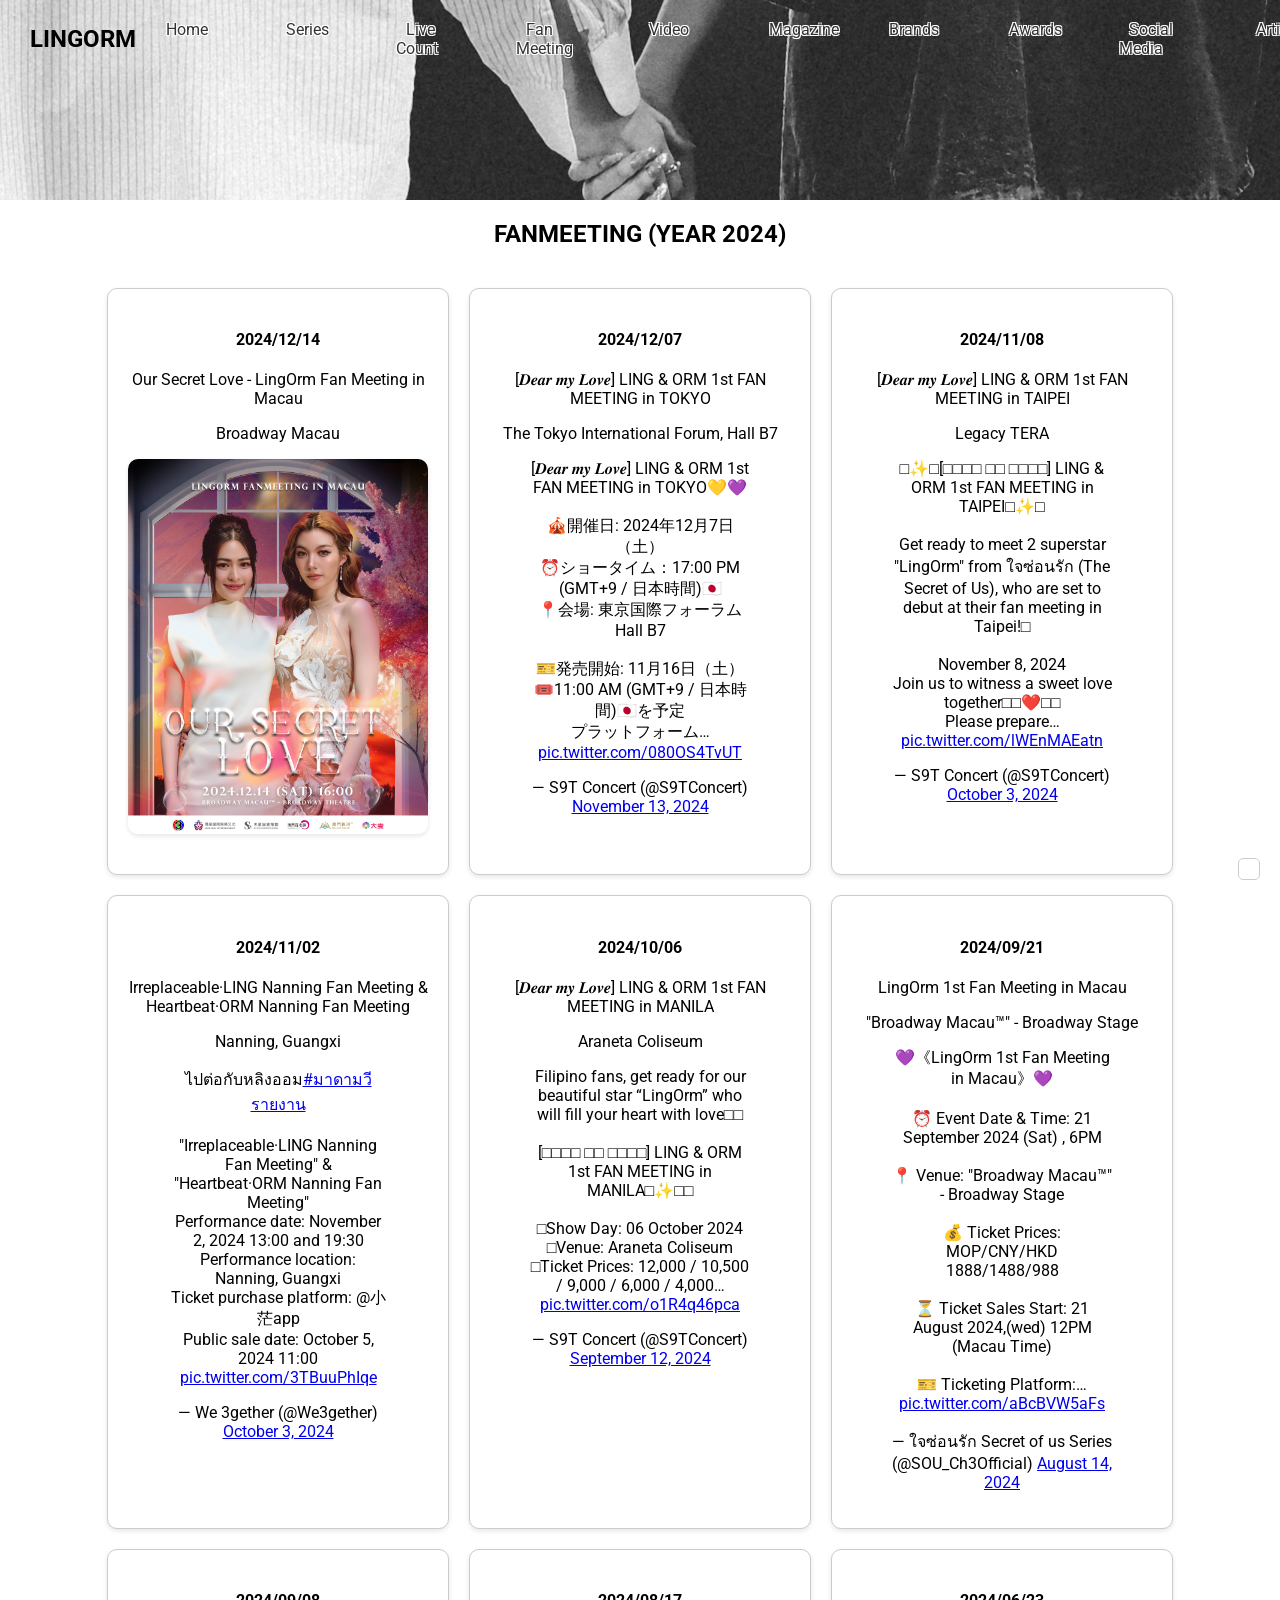
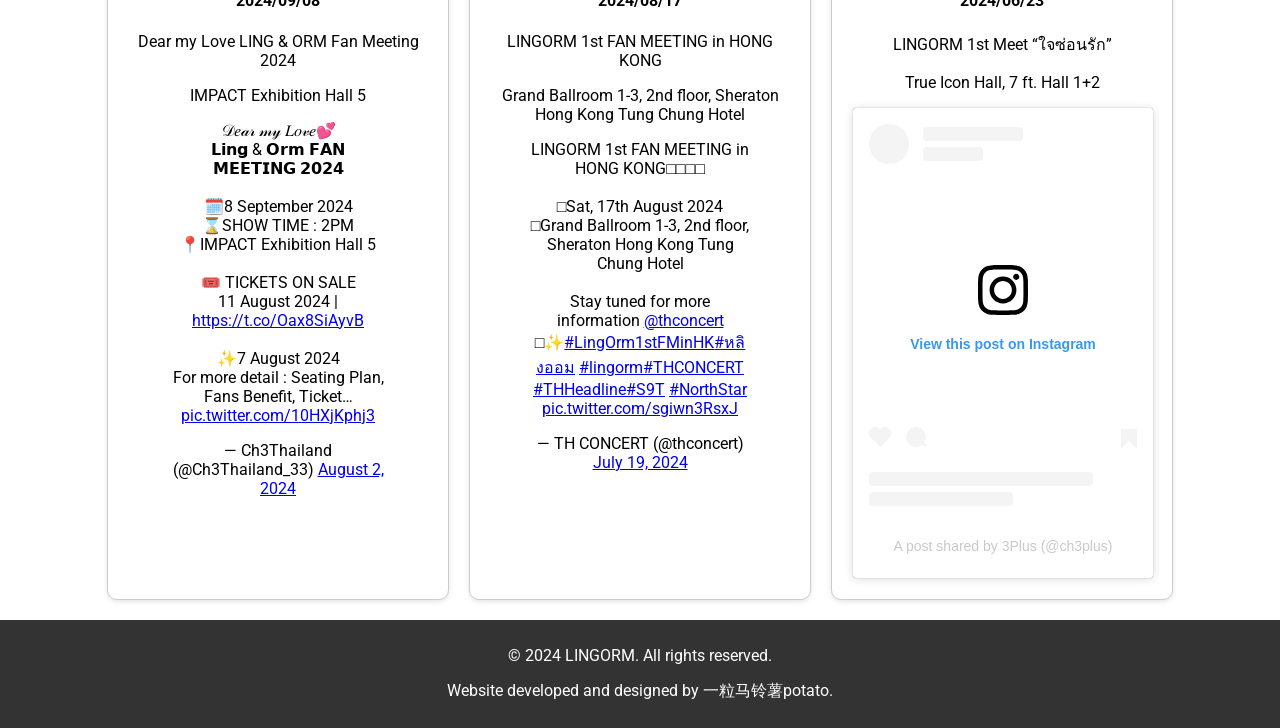
<file: FM2024.html>
<!DOCTYPE html>
<html lang="en">
<head>
    <meta charset="UTF-8">
    <meta name="viewport" content="width=device-width, initial-scale=1.0">
    <link rel="stylesheet" href="CSS/styles.css">
    <link rel="stylesheet" href="CSS/general.css">
    <link rel="stylesheet" href="https://cdnjs.cloudflare.com/ajax/libs/animate.css/4.1.1/animate.min.css">
    <link href="https://fonts.googleapis.com/css2?family=Roboto:wght@400&display=swap" rel="stylesheet">
    <title>LINGORM | FANMEETING 2024</title>
</head>
<body>
    <header class="header-wallpaper-sub">
        <div class="header-container">
            <h1 class="logo">LINGORM</h1>
            <button class="nav-toggle" aria-label="toggle navigation">
            ☰
            </button>
            <nav>
                <ul>
                    <li><a href="index.html">Home</a></li>
                    <li class="dropdown">
                        <a href="series.html">Series</a>
                        <div class="dropdown-content">
                            <a href="TSOU.html">The Secret of Us</a>
                            <a href="OnlyYou.html">Only You The Series</a>
                        </div>
                    </li>
                    <li class="dropdown">
                        <a href="live-count.html">Live Count</a>
                        <div class="dropdown-content">
                            <a href="TSOU-live-count.html">The Secret of Us</a>
                        </div>
                    </li>
                    <li class="dropdown">
                        <a href="#">Fan Meeting</a>
                        <div class="dropdown-content">
                            <a href="FM2024.html">2024</a>
                        </div>
                    </li>
                    <li class="dropdown">
                        <a href="video.html">Video</a>
                        <div class="dropdown-content">
                            <a href="video-chisub.html">Video (中字)</a>
                        </div>
                    </li>
                    <li><a href="magazine.html">Magazine</a></li>
                    <li><a href="brands.html">Brands</a></li>
                    <li><a href="awards.html">Awards</a></li>
                    <li><a href="social-media.html">Social Media</a></li>
                    <li><a href="articles.html">Articles</a></li>
                </ul>
            </nav>
        </div>
        
        
    </header>
    

    <main>
       
        <h2 style="text-align: center; margin-bottom: 20px;">FANMEETING (YEAR 2024)</h2>
        
        <div class="general-container">

            <div class="general-item" data-date="2024/11/08">
                <h4>2024/12/14</h4>
                <p>Our Secret Love - LingOrm Fan Meeting in Macau</p>
                <p>Broadway Macau</p>
                
                 <a href="https://weibo.com/6438260251/OBG8dA1O3"> <!-- Updated link -->
                    <img src="Images/0071IhBhgy1hun8ntzddoj32pg3dtu10.jpg">
                </a>

            </div>

            <div class="general-item">
                <h4>2024/12/07</h4>
                <p>[𝑫𝒆𝒂𝒓 𝒎𝒚 𝑳𝒐𝒗𝒆] LING & ORM 1st FAN MEETING in TOKYO</p>
                <p>The Tokyo International Forum, Hall B7</p>
                
                <blockquote class="twitter-tweet"><p lang="ja" dir="ltr">[𝑫𝒆𝒂𝒓 𝒎𝒚 𝑳𝒐𝒗𝒆] LING &amp; ORM 1st FAN MEETING in TOKYO💛💜<br><br>🎪開催日: 2024年12月7日（土）<br>⏰ショータイム：17:00 PM (GMT+9 / 日本時間)🇯🇵<br>📍会場: 東京国際フォーラム Hall B7<br><br>🎫発売開始: 11月16日（土）<br>🎟️11:00 AM (GMT+9 / 日本時間)🇯🇵を予定<br>プラットフォーム… <a href="https://t.co/080OS4TvUT">pic.twitter.com/080OS4TvUT</a></p>&mdash; S9T Concert (@S9TConcert) <a href="https://twitter.com/S9TConcert/status/1856653439020974121?ref_src=twsrc%5Etfw">November 13, 2024</a></blockquote> 
                <script async src="https://platform.twitter.com/widgets.js" charset="utf-8"></script>

            </div>
            
            <div class="general-item" data-date="2024/11/08">
                <h4>2024/11/08</h4>
                <p>[𝑫𝒆𝒂𝒓 𝒎𝒚 𝑳𝒐𝒗𝒆] LING & ORM 1st FAN MEETING in TAIPEI</p>
                <p>Legacy TERA</p>
                
                <blockquote class="twitter-tweet"><p lang="en" dir="ltr">□✨□[□□□□ □□ □□□□] LING &amp; ORM 1st FAN MEETING in TAIPEI□✨□<br><br>Get ready to meet 2 superstar &quot;LingOrm&quot; from ใจซ่อนรัก (The Secret of Us), who are set to debut at their fan meeting in Taipei!□<br><br>November 8, 2024<br>Join us to witness a sweet love together□□‍❤️‍□□<br>Please prepare… <a href="https://t.co/lWEnMAEatn">pic.twitter.com/lWEnMAEatn</a></p>&mdash; S9T Concert (@S9TConcert) <a href="https://twitter.com/S9TConcert/status/1841689834697720154?ref_src=twsrc%5Etfw">October 3, 2024</a></blockquote> 
                <script async src="https://platform.twitter.com/widgets.js" charset="utf-8"></script>

            </div>

            <div class="general-item" data-date="2023/08/15">
                <h4>2024/11/02</h4>
                <p>Irreplaceable·LING Nanning Fan Meeting & Heartbeat·ORM Nanning Fan Meeting</p>
                <p>Nanning, Guangxi</p>
                
                <blockquote class="twitter-tweet"><p lang="en" dir="ltr">ไปต่อกับหลิงออม<a href="https://twitter.com/hashtag/%E0%B8%A1%E0%B8%B2%E0%B8%94%E0%B8%B2%E0%B8%A1%E0%B8%A7%E0%B8%B5%E0%B8%A3%E0%B8%B2%E0%B8%A2%E0%B8%87%E0%B8%B2%E0%B8%99?src=hash&amp;ref_src=twsrc%5Etfw">#มาดามวีรายงาน</a> <br><br>&quot;Irreplaceable·LING Nanning Fan Meeting&quot; &amp; &quot;Heartbeat·ORM Nanning Fan Meeting&quot;<br>Performance date: November 2, 2024 13:00 and 19:30 <br>Performance location: Nanning, Guangxi<br>Ticket purchase platform: @小茫app<br>Public sale date: October 5, 2024 11:00 <a href="https://t.co/3TBuuPhIqe">pic.twitter.com/3TBuuPhIqe</a></p>&mdash; We 3gether (@We3gether) <a href="https://twitter.com/We3gether/status/1841763584562626932?ref_src=twsrc%5Etfw">October 3, 2024</a></blockquote> 
                <script async src="https://platform.twitter.com/widgets.js" charset="utf-8"></script>
            </div>

            <div class="general-item" data-date="2023/05/30">
                <h4>2024/10/06</h4>
                <p>[𝑫𝒆𝒂𝒓 𝒎𝒚 𝑳𝒐𝒗𝒆] LING & ORM 1st FAN MEETING in MANILA</p>
                <p>Araneta Coliseum</p>
               
                <blockquote class="twitter-tweet"><p lang="en" dir="ltr">Filipino fans, get ready for our beautiful star “LingOrm” who will fill your heart with love□□<br><br>[□□□□ □□ □□□□] LING &amp; ORM 1st FAN MEETING in MANILA□✨□□<br><br>□Show Day: 06 October 2024<br>□Venue: Araneta Coliseum<br>□Ticket Prices: 12,000 / 10,500 / 9,000 / 6,000 / 4,000… <a href="https://t.co/o1R4q46pca">pic.twitter.com/o1R4q46pca</a></p>&mdash; S9T Concert (@S9TConcert) <a href="https://twitter.com/S9TConcert/status/1834125239061807402?ref_src=twsrc%5Etfw">September 12, 2024</a></blockquote> 
                <script async src="https://platform.twitter.com/widgets.js" charset="utf-8"></script>
            </div>

            <div class="general-item" data-date="2022/12/10">
                <h4>2024/09/21</h4>
                <p>LingOrm 1st Fan Meeting in Macau</p>
                <p>"Broadway Macau™" - Broadway Stage</p>
                
                <blockquote class="twitter-tweet"><p lang="en" dir="ltr">💜《LingOrm 1st Fan Meeting in Macau》💜<br><br>⏰ Event Date &amp; Time: 21 September 2024 (Sat) , 6PM <br><br>📍 Venue: &quot;Broadway Macau™&quot; - Broadway Stage<br><br>💰 Ticket Prices: MOP/CNY/HKD 1888/1488/988<br><br>⏳ Ticket Sales Start: 21 August 2024,(wed) 12PM (Macau Time) <br><br>🎫 Ticketing Platform:… <a href="https://t.co/aBcBVW5aFs">pic.twitter.com/aBcBVW5aFs</a></p>&mdash; ใจซ่อนรัก Secret of us Series (@SOU_Ch3Official) <a href="https://twitter.com/SOU_Ch3Official/status/1823641952409317805?ref_src=twsrc%5Etfw">August 14, 2024</a></blockquote> 
                <script async src="https://platform.twitter.com/widgets.js" charset="utf-8"></script>
            </div>

            <div class="general-item" data-date="2022/12/10">
                <h4>2024/09/08</h4>
                <p>Dear my Love LING & ORM Fan Meeting 2024</p>
                <p>IMPACT Exhibition Hall 5</p>
                
                <blockquote class="twitter-tweet"><p lang="en" dir="ltr">𝒟𝑒𝒶𝓇 𝓂𝓎 𝐿𝑜𝓋𝑒​💕 <br>𝗟𝗶𝗻𝗴 &amp; 𝗢𝗿𝗺 𝗙𝗔𝗡 𝗠𝗘𝗘𝗧𝗜𝗡𝗚 𝟮𝟬𝟮𝟰<br><br>🗓️8 September 2024<br>⌛️SHOW TIME : 2PM<br>📍IMPACT Exhibition Hall 5<br><br>🎟️ TICKETS ON SALE <br>11​ August 2024 | <a href="https://t.co/Oax8SiAyvB">https://t.co/Oax8SiAyvB</a><br><br>✨7​ August 2024 <br>For more detail : Seating Plan, Fans​ Benefit, Ticket… <a href="https://t.co/10HXjKphj3">pic.twitter.com/10HXjKphj3</a></p>&mdash; Ch3Thailand (@Ch3Thailand_33) <a href="https://twitter.com/Ch3Thailand_33/status/1819208990192292134?ref_src=twsrc%5Etfw">August 2, 2024</a></blockquote> 
                <script async src="https://platform.twitter.com/widgets.js" charset="utf-8"></script>
            </div>

            <div class="general-item" data-date="2022/12/10">
                <h4>2024/08/17</h4>
                <p>LINGORM 1st FAN MEETING in HONG KONG</p>
                <p>Grand Ballroom 1-3, 2nd floor, Sheraton Hong Kong Tung Chung Hotel</p>
                
                <blockquote class="twitter-tweet"><p lang="en" dir="ltr">LINGORM 1st FAN MEETING in HONG KONG□□□□<br><br>□Sat, 17th August 2024<br>□Grand Ballroom 1-3, 2nd floor, Sheraton Hong Kong Tung Chung Hotel<br><br>Stay tuned for more information <a href="https://twitter.com/thconcert?ref_src=twsrc%5Etfw">@thconcert</a> □✨<a href="https://twitter.com/hashtag/LingOrm1stFMinHK?src=hash&amp;ref_src=twsrc%5Etfw">#LingOrm1stFMinHK</a><a href="https://twitter.com/hashtag/%E0%B8%AB%E0%B8%A5%E0%B8%B4%E0%B8%87%E0%B8%AD%E0%B8%AD%E0%B8%A1?src=hash&amp;ref_src=twsrc%5Etfw">#หลิงออม</a>​ <a href="https://twitter.com/hashtag/lingorm?src=hash&amp;ref_src=twsrc%5Etfw">#lingorm</a>​<a href="https://twitter.com/hashtag/THCONCERT?src=hash&amp;ref_src=twsrc%5Etfw">#THCONCERT</a> <a href="https://twitter.com/hashtag/THHeadline?src=hash&amp;ref_src=twsrc%5Etfw">#THHeadline</a><a href="https://twitter.com/hashtag/S9T?src=hash&amp;ref_src=twsrc%5Etfw">#S9T</a> <a href="https://twitter.com/hashtag/NorthStar?src=hash&amp;ref_src=twsrc%5Etfw">#NorthStar</a> <a href="https://t.co/sgiwn3RsxJ">pic.twitter.com/sgiwn3RsxJ</a></p>&mdash; TH CONCERT (@thconcert) <a href="https://twitter.com/thconcert/status/1814269075616678083?ref_src=twsrc%5Etfw">July 19, 2024</a></blockquote> 
                <script async src="https://platform.twitter.com/widgets.js" charset="utf-8"></script>
            </div>

            <div class="general-item" data-date="2022/12/10">
                <h4>2024/06/23</h4>
                <p>LINGORM 1st Meet “ใจซ่อนรัก”</p>
                <p> True Icon Hall, 7 ft. Hall 1+2</p>

                <blockquote class="instagram-media" data-instgrm-captioned data-instgrm-permalink="https://www.instagram.com/reel/C7yR2B2vPXj/?utm_source=ig_embed&amp;utm_campaign=loading" data-instgrm-version="14" style=" background:#FFF; border:0; border-radius:3px; box-shadow:0 0 1px 0 rgba(0,0,0,0.5),0 1px 10px 0 rgba(0,0,0,0.15); margin: 1px; max-width:540px; min-width:326px; padding:0; width:99.375%; width:-webkit-calc(100% - 2px); width:calc(100% - 2px);"><div style="padding:16px;"> <a href="https://www.instagram.com/reel/C7yR2B2vPXj/?utm_source=ig_embed&amp;utm_campaign=loading" style=" background:#FFFFFF; line-height:0; padding:0 0; text-align:center; text-decoration:none; width:100%;" target="_blank"> <div style=" display: flex; flex-direction: row; align-items: center;"> <div style="background-color: #F4F4F4; border-radius: 50%; flex-grow: 0; height: 40px; margin-right: 14px; width: 40px;"></div> <div style="display: flex; flex-direction: column; flex-grow: 1; justify-content: center;"> <div style=" background-color: #F4F4F4; border-radius: 4px; flex-grow: 0; height: 14px; margin-bottom: 6px; width: 100px;"></div> <div style=" background-color: #F4F4F4; border-radius: 4px; flex-grow: 0; height: 14px; width: 60px;"></div></div></div><div style="padding: 19% 0;"></div> <div style="display:block; height:50px; margin:0 auto 12px; width:50px;"><svg width="50px" height="50px" viewBox="0 0 60 60" version="1.1" xmlns="https://www.w3.org/2000/svg" xmlns:xlink="https://www.w3.org/1999/xlink"><g stroke="none" stroke-width="1" fill="none" fill-rule="evenodd"><g transform="translate(-511.000000, -20.000000)" fill="#000000"><g><path d="M556.869,30.41 C554.814,30.41 553.148,32.076 553.148,34.131 C553.148,36.186 554.814,37.852 556.869,37.852 C558.924,37.852 560.59,36.186 560.59,34.131 C560.59,32.076 558.924,30.41 556.869,30.41 M541,60.657 C535.114,60.657 530.342,55.887 530.342,50 C530.342,44.114 535.114,39.342 541,39.342 C546.887,39.342 551.658,44.114 551.658,50 C551.658,55.887 546.887,60.657 541,60.657 M541,33.886 C532.1,33.886 524.886,41.1 524.886,50 C524.886,58.899 532.1,66.113 541,66.113 C549.9,66.113 557.115,58.899 557.115,50 C557.115,41.1 549.9,33.886 541,33.886 M565.378,62.101 C565.244,65.022 564.756,66.606 564.346,67.663 C563.803,69.06 563.154,70.057 562.106,71.106 C561.058,72.155 560.06,72.803 558.662,73.347 C557.607,73.757 556.021,74.244 553.102,74.378 C549.944,74.521 548.997,74.552 541,74.552 C533.003,74.552 532.056,74.521 528.898,74.378 C525.979,74.244 524.393,73.757 523.338,73.347 C521.94,72.803 520.942,72.155 519.894,71.106 C518.846,70.057 518.197,69.06 517.654,67.663 C517.244,66.606 516.755,65.022 516.623,62.101 C516.479,58.943 516.448,57.996 516.448,50 C516.448,42.003 516.479,41.056 516.623,37.899 C516.755,34.978 517.244,33.391 517.654,32.338 C518.197,30.938 518.846,29.942 519.894,28.894 C520.942,27.846 521.94,27.196 523.338,26.654 C524.393,26.244 525.979,25.756 528.898,25.623 C532.057,25.479 533.004,25.448 541,25.448 C548.997,25.448 549.943,25.479 553.102,25.623 C556.021,25.756 557.607,26.244 558.662,26.654 C560.06,27.196 561.058,27.846 562.106,28.894 C563.154,29.942 563.803,30.938 564.346,32.338 C564.756,33.391 565.244,34.978 565.378,37.899 C565.522,41.056 565.552,42.003 565.552,50 C565.552,57.996 565.522,58.943 565.378,62.101 M570.82,37.631 C570.674,34.438 570.167,32.258 569.425,30.349 C568.659,28.377 567.633,26.702 565.965,25.035 C564.297,23.368 562.623,22.342 560.652,21.575 C558.743,20.834 556.562,20.326 553.369,20.18 C550.169,20.033 549.148,20 541,20 C532.853,20 531.831,20.033 528.631,20.18 C525.438,20.326 523.257,20.834 521.349,21.575 C519.376,22.342 517.703,23.368 516.035,25.035 C514.368,26.702 513.342,28.377 512.574,30.349 C511.834,32.258 511.326,34.438 511.181,37.631 C511.035,40.831 511,41.851 511,50 C511,58.147 511.035,59.17 511.181,62.369 C511.326,65.562 511.834,67.743 512.574,69.651 C513.342,71.625 514.368,73.296 516.035,74.965 C517.703,76.634 519.376,77.658 521.349,78.425 C523.257,79.167 525.438,79.673 528.631,79.82 C531.831,79.965 532.853,80.001 541,80.001 C549.148,80.001 550.169,79.965 553.369,79.82 C556.562,79.673 558.743,79.167 560.652,78.425 C562.623,77.658 564.297,76.634 565.965,74.965 C567.633,73.296 568.659,71.625 569.425,69.651 C570.167,67.743 570.674,65.562 570.82,62.369 C570.966,59.17 571,58.147 571,50 C571,41.851 570.966,40.831 570.82,37.631"></path></g></g></g></svg></div><div style="padding-top: 8px;"> <div style=" color:#3897f0; font-family:Arial,sans-serif; font-size:14px; font-style:normal; font-weight:550; line-height:18px;">View this post on Instagram</div></div><div style="padding: 12.5% 0;"></div> <div style="display: flex; flex-direction: row; margin-bottom: 14px; align-items: center;"><div> <div style="background-color: #F4F4F4; border-radius: 50%; height: 12.5px; width: 12.5px; transform: translateX(0px) translateY(7px);"></div> <div style="background-color: #F4F4F4; height: 12.5px; transform: rotate(-45deg) translateX(3px) translateY(1px); width: 12.5px; flex-grow: 0; margin-right: 14px; margin-left: 2px;"></div> <div style="background-color: #F4F4F4; border-radius: 50%; height: 12.5px; width: 12.5px; transform: translateX(9px) translateY(-18px);"></div></div><div style="margin-left: 8px;"> <div style=" background-color: #F4F4F4; border-radius: 50%; flex-grow: 0; height: 20px; width: 20px;"></div> <div style=" width: 0; height: 0; border-top: 2px solid transparent; border-left: 6px solid #f4f4f4; border-bottom: 2px solid transparent; transform: translateX(16px) translateY(-4px) rotate(30deg)"></div></div><div style="margin-left: auto;"> <div style=" width: 0px; border-top: 8px solid #F4F4F4; border-right: 8px solid transparent; transform: translateY(16px);"></div> <div style=" background-color: #F4F4F4; flex-grow: 0; height: 12px; width: 16px; transform: translateY(-4px);"></div> <div style=" width: 0; height: 0; border-top: 8px solid #F4F4F4; border-left: 8px solid transparent; transform: translateY(-4px) translateX(8px);"></div></div></div> <div style="display: flex; flex-direction: column; flex-grow: 1; justify-content: center; margin-bottom: 24px;"> <div style=" background-color: #F4F4F4; border-radius: 4px; flex-grow: 0; height: 14px; margin-bottom: 6px; width: 224px;"></div> <div style=" background-color: #F4F4F4; border-radius: 4px; flex-grow: 0; height: 14px; width: 144px;"></div></div></a><p style=" color:#c9c8cd; font-family:Arial,sans-serif; font-size:14px; line-height:17px; margin-bottom:0; margin-top:8px; overflow:hidden; padding:8px 0 7px; text-align:center; text-overflow:ellipsis; white-space:nowrap;"><a href="https://www.instagram.com/reel/C7yR2B2vPXj/?utm_source=ig_embed&amp;utm_campaign=loading" style=" color:#c9c8cd; font-family:Arial,sans-serif; font-size:14px; font-style:normal; font-weight:normal; line-height:17px; text-decoration:none;" target="_blank">A post shared by 3Plus (@ch3plus)</a></p></div></blockquote>
                <script async src="//www.instagram.com/embed.js"></script>
               
            </div>
        </div>

        
    </main>
    
    <footer>
        <p>&copy; 2024 LINGORM. All rights reserved.</p>
        <p>Website developed and designed by 一粒马铃薯potato.</p>
       
        </footer>
        <!-- Google Translate Element -->
        <div id="google_translate_element"></div>
        <script>
        // Scroll reveal effect
        const sections = document.querySelectorAll('section');
        const options = {
        root: null,
        threshold: 0.1,
        };
        
        const observer = new IntersectionObserver((entries, observer) => {
        entries.forEach(entry => {
        if (entry.isIntersecting) {
        entry.target.classList.add('animate__animated', 'animate__fadeInUp');
        observer.unobserve(entry.target);
        }
        });
        }, options);
        
        sections.forEach(section => {
        observer.observe(section);
        });
        
        // Change header transparency on scroll
        const header = document.querySelector('.header-container');
        window.addEventListener('scroll', function() {
        const scrollPosition = window.scrollY;
        header.style.backgroundColor = scrollPosition > 50 ? 'rgba(255, 255, 255, 0.9)' : 'rgba(255, 255, 255, 0)';
        });

            //hamburger for only display at mobile devices
        document.querySelector('.nav-toggle').addEventListener('click', function() {
        document.querySelector('nav ul').classList.toggle('showing');
        });

             function googleTranslateElementInit() {
            new google.translate.TranslateElement({
                pageLanguage: 'en',
                includedLanguages: 'zh-CN,zh-TW,th,ko,ja,ms,id',
                layout: google.translate.TranslateElement.InlineLayout.SIMPLE
            }, 'google_translate_element');
        }

        // Load the Google Translate script
        const script = document.createElement('script');
        script.src = "//translate.google.com/translate_a/element.js?cb=googleTranslateElementInit";
        document.body.appendChild(script);
        </script>
        </body>
        </html>
</file>
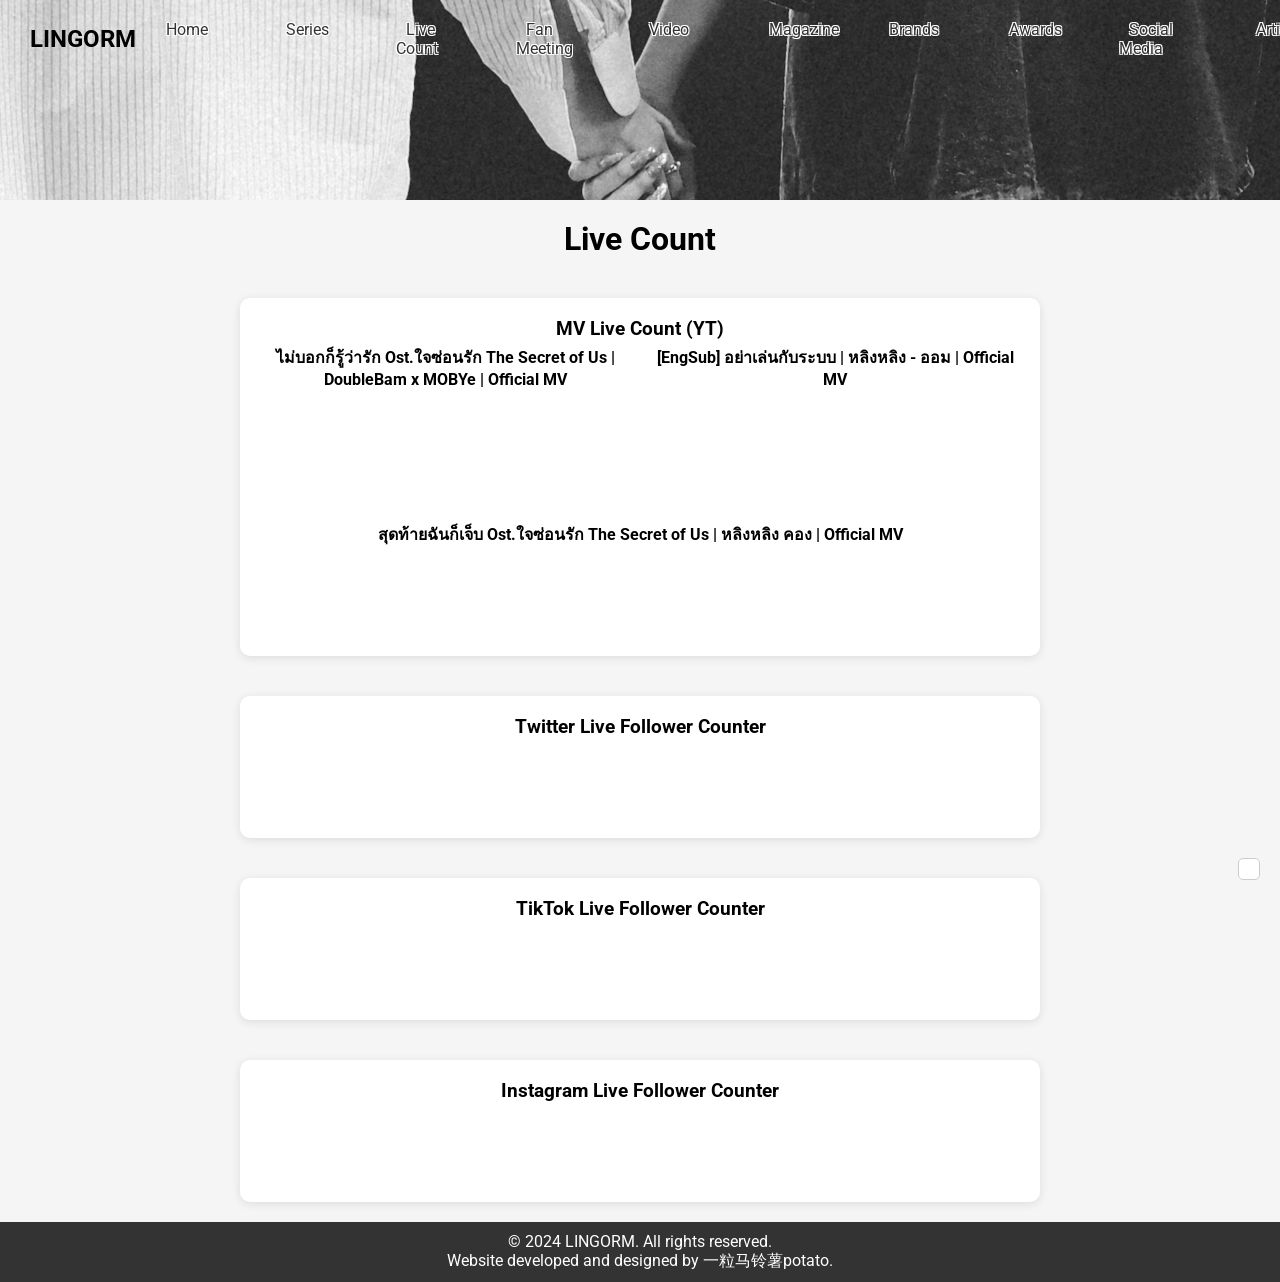
<file: live-count.html>
<!DOCTYPE html>
<html lang="en">
<head>
    <meta charset="UTF-8">
    <meta name="viewport" content="width=device-width, initial-scale=1.0">
    <link rel="stylesheet" href="CSS/styles.css">
    <link rel="stylesheet" href="CSS/live-count.css">
    <link rel="stylesheet" href="https://cdnjs.cloudflare.com/ajax/libs/animate.css/4.1.1/animate.min.css">
    <link href="https://fonts.googleapis.com/css2?family=Roboto:wght@400&display=swap" rel="stylesheet">
    <title>LINGORM | LIVE COUNT</title>
</head>
<body>
    <header class="header-wallpaper-sub">
        <div class="header-container">
            <h1 class="logo">LINGORM</h1>
            <button class="nav-toggle" aria-label="toggle navigation">
            ☰
            </button>
            <nav>
                <ul>
                    <li><a href="index.html">Home</a></li>
                    <li class="dropdown">
                        <a href="series.html">Series</a>
                        <div class="dropdown-content">
                            <a href="TSOU.html">The Secret of Us</a>
                            <a href="OnlyYou.html">Only You The Series</a>
                        </div>
                    </li>
                    <li class="dropdown">
                        <a href="live-count.html">Live Count</a>
                        <div class="dropdown-content">
                            <a href="TSOU-live-count.html">The Secret of Us</a>
                        </div>
                    </li>
                    <li class="dropdown">
                        <a href="#">Fan Meeting</a>
                        <div class="dropdown-content">
                            <a href="FM2024.html">2024</a>
                        </div>
                    </li>
                    <li class="dropdown">
                        <a href="video.html">Video</a>
                        <div class="dropdown-content">
                            <a href="video-chisub.html">Video (中字)</a>
                        </div>
                    </li>
                    <li><a href="magazine.html">Magazine</a></li>
                    <li><a href="brands.html">Brands</a></li>
                    <li><a href="awards.html">Awards</a></li>
                    <li><a href="social-media.html">Social Media</a></li>
                    <li><a href="articles.html">Articles</a></li>
                </ul>
            </nav>
        </div>
        
        
    </header>
    

    <main>
        <h2><center>Live Count</center></h2>
        
        <div class="live-count-container">
    
            <div class="live-count-row">
                <h3>MV Live Count (YT)</h3>
                <div class="counter-container">
                    <div class="counter-item">
                        <h4>​ไม่บอกก็รู้ว่ารัก Ost.ใจซ่อนรัก The Secret of Us | DoubleBam x MOBYe | Official MV</h4>
                    </br>
                        <iframe height="80px" width="300px" frameborder="0" src="https://livecounts.io/embed/youtube-live-view-counter/tJU0n08O1h8"></iframe>
                    </div>
                    <div class="counter-item">
                        <h4>[EngSub] อย่าเล่นกับระบบ | หลิงหลิง - ออม | Official MV </h4>
                    </br>
                        <iframe height="80px" width="300px" frameborder="0" src="https://livecounts.io/embed/youtube-live-view-counter/SzvdKqfl7sM"></iframe>
                    </div>
                    <div class="counter-item">
                        <h4>สุดท้ายฉันก็เจ็บ Ost.ใจซ่อนรัก The Secret of Us | หลิงหลิง คอง | Official MV</h4>
                        <iframe height="80px" width="300px" frameborder="0" src="https://livecounts.io/embed/youtube-live-view-counter/7FVuDuM66iU"></iframe>
                    </div>
                </div>
            </div>
            
    
            <div class="live-count-row">
                <h3>Twitter Live Follower Counter</h3>
                <div class="counter-container">
                    <iframe src="https://livecounts.io/embed/twitter-live-follower-counter/linglingsirilak" style="border: 0; width:300px; height:80px;"></iframe>
                    <iframe src="https://livecounts.io/embed/twitter-live-follower-counter/ormmormm" style="border: 0; width:300px; height:80px;"></iframe>
                </div>
            </div>
    
            <div class="live-count-row">
                <h3>TikTok Live Follower Counter</h3>
                <div class="counter-container">
                    <iframe src="https://livecounts.io/embed/tiktok-live-follower-counter/linglingkwong" style="border: 0; width:300px; height:80px;"></iframe>
                    <iframe src="https://livecounts.io/embed/tiktok-live-follower-counter/ormkornnaphat" style="border: 0; width:300px; height:80px;"></iframe>
                </div>
            </div>
    
            <div class="live-count-row">
                <h3>Instagram Live Follower Counter</h3>
                <div class="counter-container">
                    <iframe src="https://livecounts.nl/instagram-realtime/embed/?u=linglingkwong" style="border: 0; width:300px; height:80px;"></iframe>
                    <iframe src="https://livecounts.nl/instagram-realtime/embed/?u=orm.kornnaphat" style="border: 0; width:300px; height:80px;"></iframe>
                </div>
            </div>
    
        </div>
    </main>
    
    <footer>
        <p>&copy; 2024 LINGORM. All rights reserved.</p>
        <p>Website developed and designed by 一粒马铃薯potato.</p>
        
        </footer>
        <!-- Google Translate Element -->
        <div id="google_translate_element"></div>
    
        <script>
        // Scroll reveal effect
        const sections = document.querySelectorAll('section');
        const options = {
        root: null,
        threshold: 0.1,
        };
        
        const observer = new IntersectionObserver((entries, observer) => {
        entries.forEach(entry => {
        if (entry.isIntersecting) {
        entry.target.classList.add('animate__animated', 'animate__fadeInUp');
        observer.unobserve(entry.target);
        }
        });
        }, options);
        
        sections.forEach(section => {
        observer.observe(section);
        });
        
        // Change header transparency on scroll
        const header = document.querySelector('.header-container');
        window.addEventListener('scroll', function() {
        const scrollPosition = window.scrollY;
        header.style.backgroundColor = scrollPosition > 50 ? 'rgba(255, 255, 255, 0.9)' : 'rgba(255, 255, 255, 0)';
        });

            //hamburger for only display at mobile devices
        document.querySelector('.nav-toggle').addEventListener('click', function() {
        document.querySelector('nav ul').classList.toggle('showing');
        });

            function googleTranslateElementInit() {
            new google.translate.TranslateElement({
                pageLanguage: 'en',
                includedLanguages: 'zh-CN,zh-TW,th,ko,ja,ms,id',
                layout: google.translate.TranslateElement.InlineLayout.SIMPLE
            }, 'google_translate_element');
        }

        // Load the Google Translate script
        const script = document.createElement('script');
        script.src = "//translate.google.com/translate_a/element.js?cb=googleTranslateElementInit";
        document.body.appendChild(script);
        </script>
        </body>
        </html>
</file>
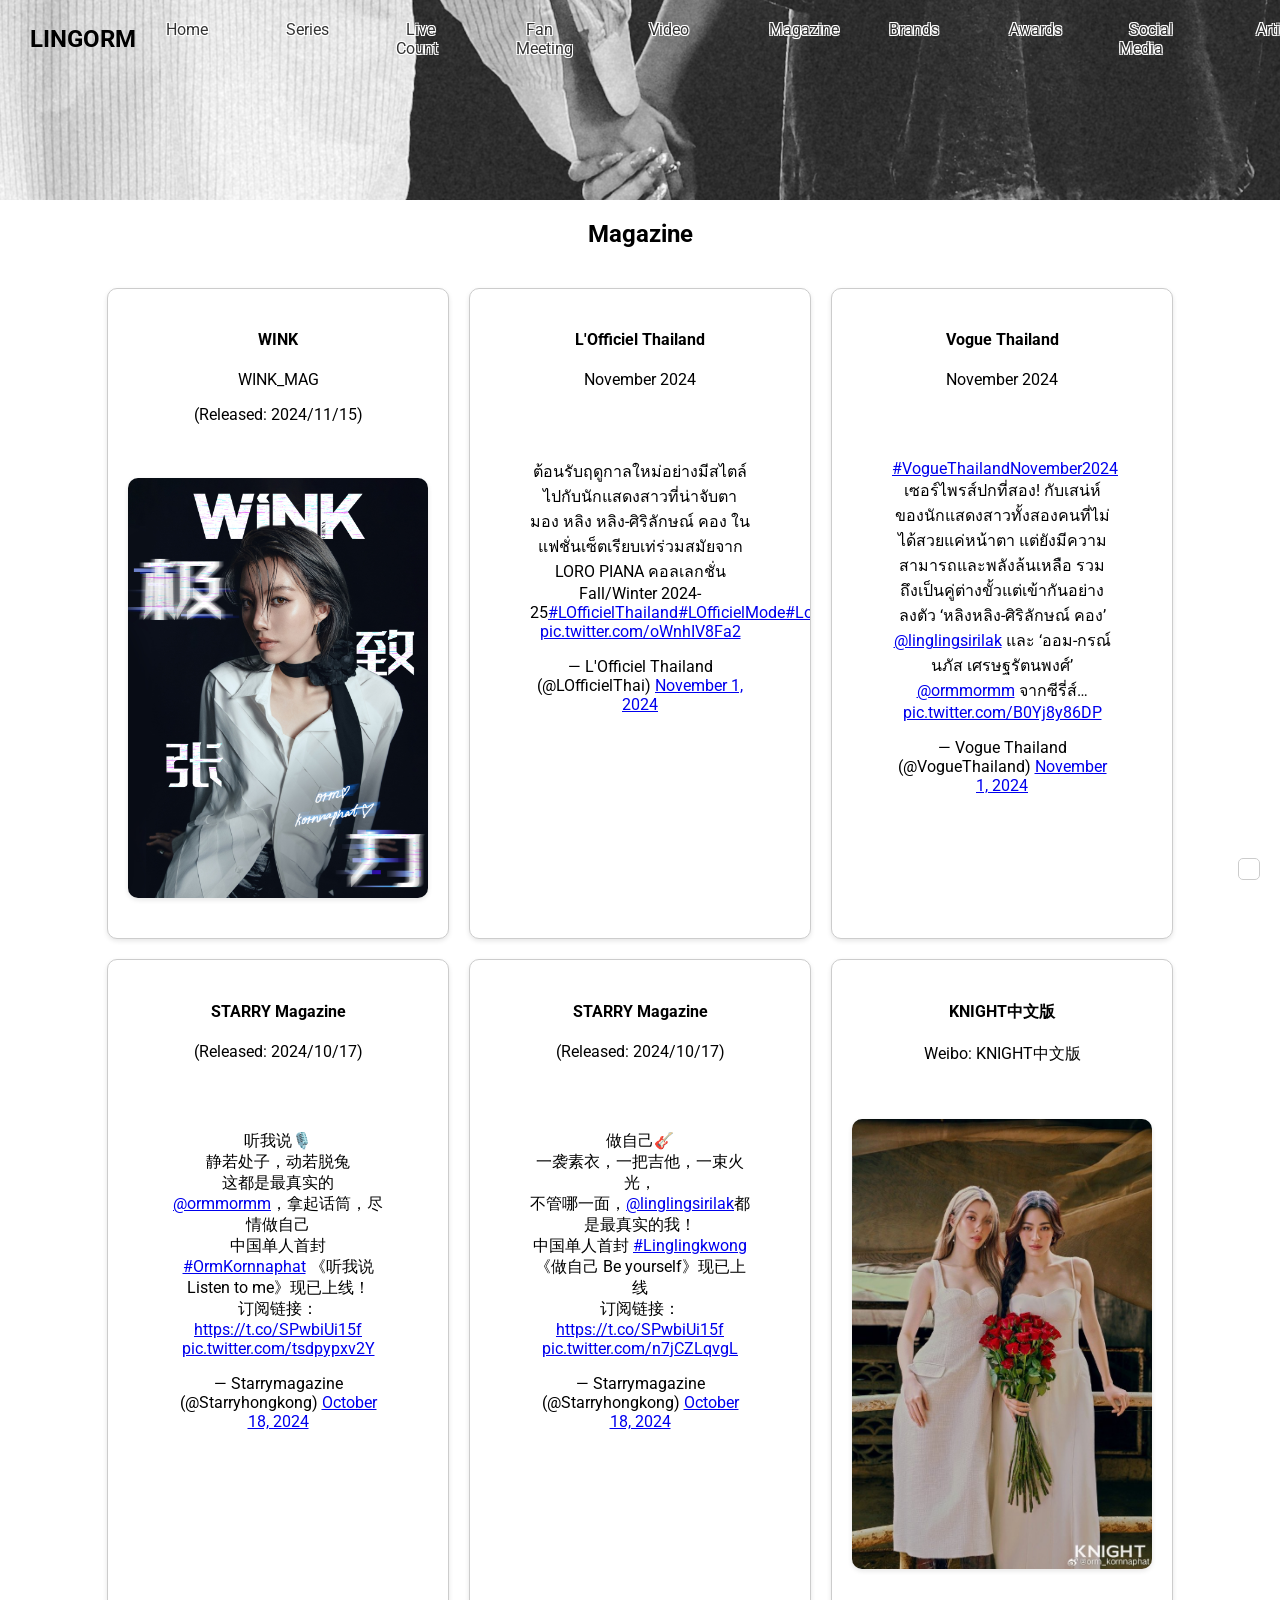
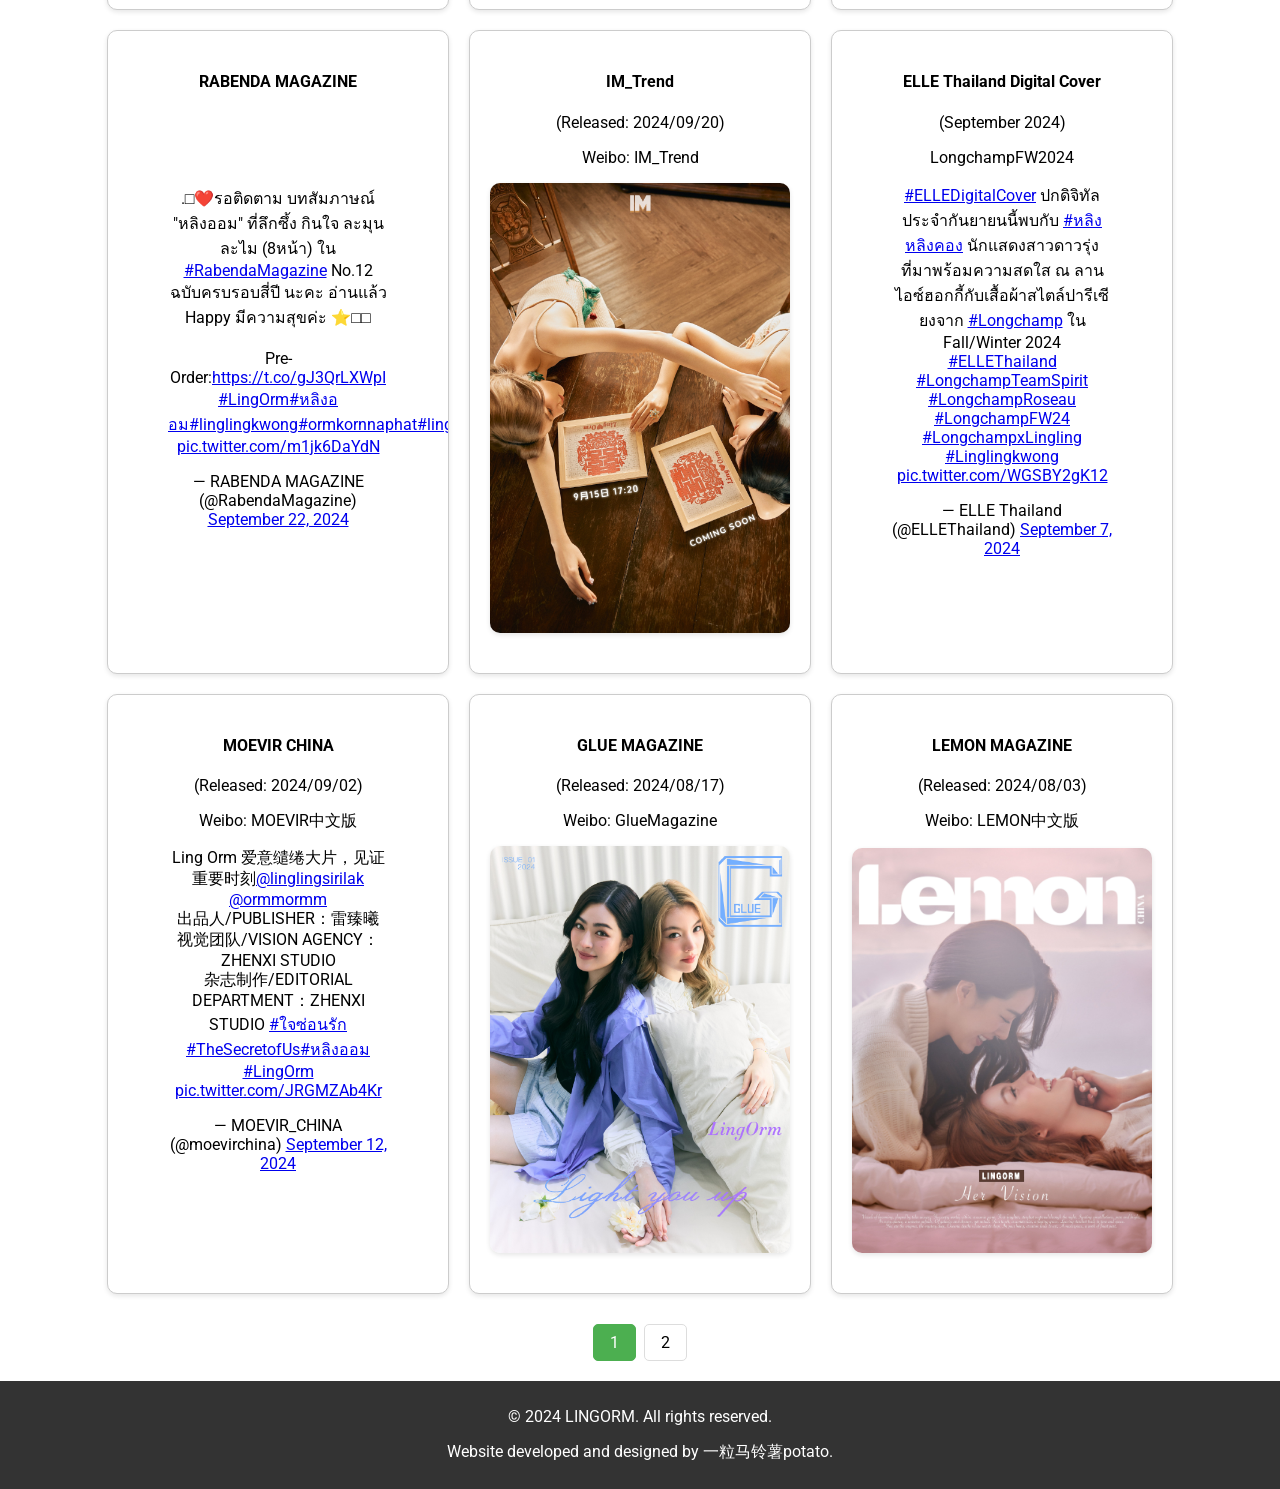
<file: magazine.html>
<!DOCTYPE html>
<html lang="en">
<head>
    <meta charset="UTF-8">
    <meta name="viewport" content="width=device-width, initial-scale=1.0">
    <link rel="stylesheet" href="CSS/styles.css">
    <link rel="stylesheet" href="CSS/general.css">
    <link rel="stylesheet" href="CSS/pagination.css">
    <link rel="stylesheet" href="https://cdnjs.cloudflare.com/ajax/libs/animate.css/4.1.1/animate.min.css">
    <link href="https://fonts.googleapis.com/css2?family=Roboto:wght@400&display=swap" rel="stylesheet">
    <title>LINGORM | MAGAZINE</title>
</head>
<body>
    <header class="header-wallpaper-sub">
        <div class="header-container">
            <h1 class="logo">LINGORM</h1>
            <button class="nav-toggle" aria-label="toggle navigation">
            ☰
            </button>
            <nav>
                <ul>
                    <li><a href="index.html">Home</a></li>
                    <li class="dropdown">
                        <a href="series.html">Series</a>
                        <div class="dropdown-content">
                            <a href="TSOU.html">The Secret of Us</a>
                            <a href="OnlyYou.html">Only You The Series</a>
                        </div>
                    </li>
                    <li class="dropdown">
                        <a href="live-count.html">Live Count</a>
                        <div class="dropdown-content">
                            <a href="TSOU-live-count.html">The Secret of Us</a>
                        </div>
                    </li>
                    <li class="dropdown">
                        <a href="#">Fan Meeting</a>
                        <div class="dropdown-content">
                            <a href="FM2024.html">2024</a>
                        </div>
                    </li>
                    <li class="dropdown">
                        <a href="video.html">Video</a>
                        <div class="dropdown-content">
                            <a href="video-chisub.html">Video (中字)</a>
                        </div>
                    </li>
                    <li><a href="magazine.html">Magazine</a></li>
                    <li><a href="brands.html">Brands</a></li>
                    <li><a href="awards.html">Awards</a></li>
                    <li><a href="social-media.html">Social Media</a></li>
                    <li><a href="articles.html">Articles</a></li>
                </ul>
            </nav>
        </div>
        
        
    </header>
    

    <main>
        <h2 style="text-align: center; margin-bottom: 20px;">Magazine</h2>
        <div class="general-container">


            <div class="general-item" >
                <h4>WINK</h4>
                <p>WINK_MAG</p>
                <p>(Released: 2024/11/15)</p>
                </br></br>
                <a href="https://weibo.com/6469948631/P0nLD2n4J" target="_blank">
                    <img src="Images/magazine/0073Rfcbgy1hvmoqw8l1xj34k26dokjr.jpg" style="width:100%; max-width:500px;">
                </a>
                
                
            </div>
            
            <div class="general-item" >
                <h4>L'Officiel Thailand</h4>
                <p>November 2024</p>
                </br></br>
                <blockquote class="twitter-tweet"><p lang="th" dir="ltr">ต้อนรับฤดูกาลใหม่อย่างมีสไตล์ไปกับนักแสดงสาวที่น่าจับตามอง หลิง หลิง-ศิริลักษณ์ คอง ในแฟชั่นเซ็ตเรียบเท่ร่วมสมัยจาก LORO PIANA คอลเลกชั่น Fall/Winter 2024-25<a href="https://twitter.com/hashtag/LOfficielThailand?src=hash&amp;ref_src=twsrc%5Etfw">#LOfficielThailand</a><a href="https://twitter.com/hashtag/LOfficielMode?src=hash&amp;ref_src=twsrc%5Etfw">#LOfficielMode</a><a href="https://twitter.com/hashtag/LoroPiana?src=hash&amp;ref_src=twsrc%5Etfw">#LoroPiana</a><a href="https://twitter.com/hashtag/LoroPianaFW24?src=hash&amp;ref_src=twsrc%5Etfw">#LoroPianaFW24</a><a href="https://twitter.com/hashtag/lingling?src=hash&amp;ref_src=twsrc%5Etfw">#lingling</a><a href="https://twitter.com/hashtag/linglingkwong?src=hash&amp;ref_src=twsrc%5Etfw">#linglingkwong</a> <a href="https://t.co/oWnhIV8Fa2">pic.twitter.com/oWnhIV8Fa2</a></p>&mdash; L&#39;Officiel Thailand (@LOfficielThai) <a href="https://twitter.com/LOfficielThai/status/1852224384783781980?ref_src=twsrc%5Etfw">November 1, 2024</a></blockquote> 
                <script async src="https://platform.twitter.com/widgets.js" charset="utf-8"></script>
                
                
            </div>
            
            <div class="general-item" >
                <h4>Vogue Thailand</h4>
                <p>November 2024</p>
                </br></br>
                <blockquote class="twitter-tweet"><p lang="th" dir="ltr"><a href="https://twitter.com/hashtag/VogueThailandNovember2024?src=hash&amp;ref_src=twsrc%5Etfw">#VogueThailandNovember2024</a> เซอร์ไพรส์ปกที่สอง! กับเสน่ห์ของนักแสดงสาวทั้งสองคนที่ไม่ได้สวยแค่หน้าตา แต่ยังมีความสามารถและพลังล้นเหลือ รวมถึงเป็นคู่ต่างขั้วแต่เข้ากันอย่างลงตัว ‘หลิงหลิง-ศิริลักษณ์ คอง’ <a href="https://twitter.com/linglingsirilak?ref_src=twsrc%5Etfw">@linglingsirilak</a> และ ‘ออม-กรณ์นภัส เศรษฐรัตนพงศ์’ <a href="https://twitter.com/ormmormm?ref_src=twsrc%5Etfw">@ormmormm</a> จากซีรี่ส์… <a href="https://t.co/B0Yj8y86DP">pic.twitter.com/B0Yj8y86DP</a></p>&mdash; Vogue Thailand (@VogueThailand) <a href="https://twitter.com/VogueThailand/status/1852218123472248873?ref_src=twsrc%5Etfw">November 1, 2024</a></blockquote> 
                <script async src="https://platform.twitter.com/widgets.js" charset="utf-8"></script>
                
                
            </div>
            
            <div class="general-item">
                <h4>STARRY Magazine</h4>
                <p>(Released: 2024/10/17)</p>
                </br></br>
                <blockquote class="twitter-tweet"><p lang="zh" dir="ltr">听我说🎙️<br>静若处子，动若脱兔<br>这都是最真实的<a href="https://twitter.com/ormmormm?ref_src=twsrc%5Etfw">@ormmormm</a>，拿起话筒，尽情做自己<br>中国单人首封 <a href="https://twitter.com/hashtag/OrmKornnaphat?src=hash&amp;ref_src=twsrc%5Etfw">#OrmKornnaphat</a> 《听我说 Listen to me》现已上线！<br>订阅链接：<a href="https://t.co/SPwbiUi15f">https://t.co/SPwbiUi15f</a> <a href="https://t.co/tsdpypxv2Y">pic.twitter.com/tsdpypxv2Y</a></p>&mdash; Starrymagazine (@Starryhongkong) <a href="https://twitter.com/Starryhongkong/status/1847148061933686811?ref_src=twsrc%5Etfw">October 18, 2024</a></blockquote> 
                <script async src="https://platform.twitter.com/widgets.js" charset="utf-8"></script>
                
                
            </div>

            <div class="general-item" data-date="2024/09/26">
                <h4>STARRY Magazine</h4>
                <p>(Released: 2024/10/17)</p>
                </br></br>
                <blockquote class="twitter-tweet"><p lang="zh" dir="ltr">做自己🎸<br>一袭素衣，一把吉他，一束火光，<br>不管哪一面，<a href="https://twitter.com/linglingsirilak?ref_src=twsrc%5Etfw">@linglingsirilak</a>都是最真实的我！<br>中国单人首封 <a href="https://twitter.com/hashtag/Linglingkwong?src=hash&amp;ref_src=twsrc%5Etfw">#Linglingkwong</a> 《做自己 Be yourself》现已上线<br>订阅链接：<a href="https://t.co/SPwbiUi15f">https://t.co/SPwbiUi15f</a> <a href="https://t.co/n7jCZLqvgL">pic.twitter.com/n7jCZLqvgL</a></p>&mdash; Starrymagazine (@Starryhongkong) <a href="https://twitter.com/Starryhongkong/status/1847147974662717904?ref_src=twsrc%5Etfw">October 18, 2024</a></blockquote> 
                <script async src="https://platform.twitter.com/widgets.js" charset="utf-8"></script>
                
                
            </div>
            
            <div class="general-item" data-date="2024/09/26">
                <h4>KNIGHT中文版</h4>
                <p>Weibo: KNIGHT中文版</p>
                </br></br>
                <a href="https://weibo.com/7069906227/OzEO8rCTM" target="_blank">
                    <img src="Images/magazine/008By2O9gy1hubodswj8gj30u0190wmp.jpg" style="width:100%; max-width:500px;">
                </a>
                
                
            </div>

            <div class="general-item" data-date="2024/09/26">
                <h4>RABENDA MAGAZINE</h4>
                </br></br></br>
                <blockquote class="twitter-tweet"><p lang="th" dir="ltr">.□❤️รอติดตาม บทสัมภาษณ์<br>&quot;หลิงออม&quot; ที่ลึกซึ้ง กินใจ ละมุนละไม (8หน้า) ใน <a href="https://twitter.com/hashtag/RabendaMagazine?src=hash&amp;ref_src=twsrc%5Etfw">#RabendaMagazine</a> No.12 ฉบับครบรอบสี่ปี นะคะ อ่านแล้ว Happy มีความสุขค่ะ ⭐️□□<br><br>Pre-Order:<a href="https://t.co/gJ3QrLXWpI">https://t.co/gJ3QrLXWpI</a> <a href="https://twitter.com/hashtag/LingOrm?src=hash&amp;ref_src=twsrc%5Etfw">#LingOrm</a><a href="https://twitter.com/hashtag/%E0%B8%AB%E0%B8%A5%E0%B8%B4%E0%B8%87%E0%B8%AD%E0%B8%AD%E0%B8%A1?src=hash&amp;ref_src=twsrc%5Etfw">#หลิงออม</a><a href="https://twitter.com/hashtag/linglingkwong?src=hash&amp;ref_src=twsrc%5Etfw">#linglingkwong</a><a href="https://twitter.com/hashtag/ormkornnaphat?src=hash&amp;ref_src=twsrc%5Etfw">#ormkornnaphat</a><a href="https://twitter.com/hashtag/lingorm_basehouse?src=hash&amp;ref_src=twsrc%5Etfw">#lingorm_basehouse</a><a href="https://twitter.com/hashtag/RabendaMagazine?src=hash&amp;ref_src=twsrc%5Etfw">#RabendaMagazine</a> <a href="https://t.co/m1jk6DaYdN">pic.twitter.com/m1jk6DaYdN</a></p>&mdash; RABENDA MAGAZINE (@RabendaMagazine) <a href="https://twitter.com/RabendaMagazine/status/1837718368646058149?ref_src=twsrc%5Etfw">September 22, 2024</a></blockquote>
                <script async src="https://platform.twitter.com/widgets.js" charset="utf-8"></script>
                
                
            </div>

            <div class="general-item" data-date="2023/08/15">
                <h4>IM_Trend </h4>
                <p>(Released: 2024/09/20)</p>
                <p>Weibo: IM_Trend</p>
                <a href="https://weibo.com/7811704391/OxIzSwwQX" target="_blank">
                    <img src="Images/magazine/008wF7a7ly1hto6xmq6u7j32tc4801l1.jpg" style="width:100%; max-width:500px;">
                </a>
            </div>

            <div class="general-item" data-date="2023/05/30">
                <h4>ELLE Thailand Digital Cover </h4>
                <p>(September 2024)</p>
                <p>LongchampFW2024</p>
                <blockquote class="twitter-tweet"><p lang="th" dir="ltr"><a href="https://twitter.com/hashtag/ELLEDigitalCover?src=hash&amp;ref_src=twsrc%5Etfw">#ELLEDigitalCover</a> ปกดิจิทัลประจำกันยายนนี้พบกับ <a href="https://twitter.com/hashtag/%E0%B8%AB%E0%B8%A5%E0%B8%B4%E0%B8%87%E0%B8%AB%E0%B8%A5%E0%B8%B4%E0%B8%87%E0%B8%84%E0%B8%AD%E0%B8%87?src=hash&amp;ref_src=twsrc%5Etfw">#หลิงหลิงคอง</a> นักแสดงสาวดาวรุ่งที่มาพร้อมความสดใส ณ ลานไอซ์ฮอกกี้กับเสื้อผ้าสไตล์ปารีเซียงจาก <a href="https://twitter.com/hashtag/Longchamp?src=hash&amp;ref_src=twsrc%5Etfw">#Longchamp</a> ใน Fall/Winter 2024 <a href="https://twitter.com/hashtag/ELLEThailand?src=hash&amp;ref_src=twsrc%5Etfw">#ELLEThailand</a> <a href="https://twitter.com/hashtag/LongchampTeamSpirit?src=hash&amp;ref_src=twsrc%5Etfw">#LongchampTeamSpirit</a> <a href="https://twitter.com/hashtag/LongchampRoseau?src=hash&amp;ref_src=twsrc%5Etfw">#LongchampRoseau</a> <a href="https://twitter.com/hashtag/LongchampFW24?src=hash&amp;ref_src=twsrc%5Etfw">#LongchampFW24</a> <a href="https://twitter.com/hashtag/LongchampxLingling?src=hash&amp;ref_src=twsrc%5Etfw">#LongchampxLingling</a> <a href="https://twitter.com/hashtag/Linglingkwong?src=hash&amp;ref_src=twsrc%5Etfw">#Linglingkwong</a> <a href="https://t.co/WGSBY2gK12">pic.twitter.com/WGSBY2gK12</a></p>&mdash; ELLE Thailand (@ELLEThailand) <a href="https://twitter.com/ELLEThailand/status/1832267550094143506?ref_src=twsrc%5Etfw">September 7, 2024</a></blockquote> 
                <script async src="https://platform.twitter.com/widgets.js" charset="utf-8"></script> 
            </div>

            <div class="general-item" data-date="2022/12/10">
                <h4>MOEVIR CHINA</h4>
                <p>(Released: 2024/09/02)</p>
                <p>Weibo: MOEVIR中文版</p>
                <blockquote class="twitter-tweet"><p lang="zh" dir="ltr">Ling Orm 爱意缱绻大片，见证重要时刻<a href="https://twitter.com/linglingsirilak?ref_src=twsrc%5Etfw">@linglingsirilak</a> <a href="https://twitter.com/ormmormm?ref_src=twsrc%5Etfw">@ormmormm</a> <br>出品人/PUBLISHER：雷臻曦 <br>视觉团队/VISION AGENCY：ZHENXI STUDIO<br>杂志制作/EDITORIAL DEPARTMENT：ZHENXI STUDIO <a href="https://twitter.com/hashtag/%E0%B9%83%E0%B8%88%E0%B8%8B%E0%B9%88%E0%B8%AD%E0%B8%99%E0%B8%A3%E0%B8%B1%E0%B8%81?src=hash&amp;ref_src=twsrc%5Etfw">#ใจซ่อนรัก</a> <a href="https://twitter.com/hashtag/TheSecretofUs?src=hash&amp;ref_src=twsrc%5Etfw">#TheSecretofUs</a><a href="https://twitter.com/hashtag/%E0%B8%AB%E0%B8%A5%E0%B8%B4%E0%B8%87%E0%B8%AD%E0%B8%AD%E0%B8%A1?src=hash&amp;ref_src=twsrc%5Etfw">#หลิงออม</a> <a href="https://twitter.com/hashtag/LingOrm?src=hash&amp;ref_src=twsrc%5Etfw">#LingOrm</a> <a href="https://t.co/JRGMZAb4Kr">pic.twitter.com/JRGMZAb4Kr</a></p>&mdash; MOEVIR_CHINA (@moevirchina) <a href="https://twitter.com/moevirchina/status/1834235896297869628?ref_src=twsrc%5Etfw">September 12, 2024</a></blockquote> 
                <script async src="https://platform.twitter.com/widgets.js" charset="utf-8"></script> 
            </div>

            <div class="general-item" data-date="2022/12/10">
                <h4>GLUE MAGAZINE</h4>
                <p>(Released: 2024/08/17)</p>
                <p>Weibo: GlueMagazine</p>
                <a href="https://weibo.com/7048410439/OuGg0wD13" target="_blank">
                    <img src="Images/magazine/007H0pxlly1hsqpqmfsfpj339l4flb2g.jpg" style="width:100%; max-width:500px;">
                </a> 
            </div>

            <div class="general-item" data-date="2022/12/10">
                <h4>LEMON MAGAZINE</h4>
                <p>(Released: 2024/08/03)</p>
                <p>Weibo: LEMON中文版</p>
                <a href="https://weibo.com/7176134584/OpYZysmbT" target="_blank">
                    <img src="Images/magazine/GUBm9abb0AIK74Y - Copy.jpg" style="width:100%; max-width:500px;">
                </a> 
            </div>

            <div class="general-item" data-date="2022/12/10">
                <h4>BRIDE MAGAZINE</h4>
                <p>(Announced: 2024/08/01)</p>
                <p>Vol.39/4</p>
                <blockquote class="instagram-media" data-instgrm-captioned data-instgrm-permalink="https://www.instagram.com/p/DADBQlny3gD/?utm_source=ig_embed&amp;utm_campaign=loading" data-instgrm-version="14" style=" background:#FFF; border:0; border-radius:3px; box-shadow:0 0 1px 0 rgba(0,0,0,0.5),0 1px 10px 0 rgba(0,0,0,0.15); margin: 1px; max-width:540px; min-width:326px; padding:0; width:99.375%; width:-webkit-calc(100% - 2px); width:calc(100% - 2px);"><div style="padding:16px;"> <a href="https://www.instagram.com/p/DADBQlny3gD/?utm_source=ig_embed&amp;utm_campaign=loading" style=" background:#FFFFFF; line-height:0; padding:0 0; text-align:center; text-decoration:none; width:100%;" target="_blank"> <div style=" display: flex; flex-direction: row; align-items: center;"> <div style="background-color: #F4F4F4; border-radius: 50%; flex-grow: 0; height: 40px; margin-right: 14px; width: 40px;"></div> <div style="display: flex; flex-direction: column; flex-grow: 1; justify-content: center;"> <div style=" background-color: #F4F4F4; border-radius: 4px; flex-grow: 0; height: 14px; margin-bottom: 6px; width: 100px;"></div> <div style=" background-color: #F4F4F4; border-radius: 4px; flex-grow: 0; height: 14px; width: 60px;"></div></div></div><div style="padding: 19% 0;"></div> <div style="display:block; height:50px; margin:0 auto 12px; width:50px;"><svg width="50px" height="50px" viewBox="0 0 60 60" version="1.1" xmlns="https://www.w3.org/2000/svg" xmlns:xlink="https://www.w3.org/1999/xlink"><g stroke="none" stroke-width="1" fill="none" fill-rule="evenodd"><g transform="translate(-511.000000, -20.000000)" fill="#000000"><g><path d="M556.869,30.41 C554.814,30.41 553.148,32.076 553.148,34.131 C553.148,36.186 554.814,37.852 556.869,37.852 C558.924,37.852 560.59,36.186 560.59,34.131 C560.59,32.076 558.924,30.41 556.869,30.41 M541,60.657 C535.114,60.657 530.342,55.887 530.342,50 C530.342,44.114 535.114,39.342 541,39.342 C546.887,39.342 551.658,44.114 551.658,50 C551.658,55.887 546.887,60.657 541,60.657 M541,33.886 C532.1,33.886 524.886,41.1 524.886,50 C524.886,58.899 532.1,66.113 541,66.113 C549.9,66.113 557.115,58.899 557.115,50 C557.115,41.1 549.9,33.886 541,33.886 M565.378,62.101 C565.244,65.022 564.756,66.606 564.346,67.663 C563.803,69.06 563.154,70.057 562.106,71.106 C561.058,72.155 560.06,72.803 558.662,73.347 C557.607,73.757 556.021,74.244 553.102,74.378 C549.944,74.521 548.997,74.552 541,74.552 C533.003,74.552 532.056,74.521 528.898,74.378 C525.979,74.244 524.393,73.757 523.338,73.347 C521.94,72.803 520.942,72.155 519.894,71.106 C518.846,70.057 518.197,69.06 517.654,67.663 C517.244,66.606 516.755,65.022 516.623,62.101 C516.479,58.943 516.448,57.996 516.448,50 C516.448,42.003 516.479,41.056 516.623,37.899 C516.755,34.978 517.244,33.391 517.654,32.338 C518.197,30.938 518.846,29.942 519.894,28.894 C520.942,27.846 521.94,27.196 523.338,26.654 C524.393,26.244 525.979,25.756 528.898,25.623 C532.057,25.479 533.004,25.448 541,25.448 C548.997,25.448 549.943,25.479 553.102,25.623 C556.021,25.756 557.607,26.244 558.662,26.654 C560.06,27.196 561.058,27.846 562.106,28.894 C563.154,29.942 563.803,30.938 564.346,32.338 C564.756,33.391 565.244,34.978 565.378,37.899 C565.522,41.056 565.552,42.003 565.552,50 C565.552,57.996 565.522,58.943 565.378,62.101 M570.82,37.631 C570.674,34.438 570.167,32.258 569.425,30.349 C568.659,28.377 567.633,26.702 565.965,25.035 C564.297,23.368 562.623,22.342 560.652,21.575 C558.743,20.834 556.562,20.326 553.369,20.18 C550.169,20.033 549.148,20 541,20 C532.853,20 531.831,20.033 528.631,20.18 C525.438,20.326 523.257,20.834 521.349,21.575 C519.376,22.342 517.703,23.368 516.035,25.035 C514.368,26.702 513.342,28.377 512.574,30.349 C511.834,32.258 511.326,34.438 511.181,37.631 C511.035,40.831 511,41.851 511,50 C511,58.147 511.035,59.17 511.181,62.369 C511.326,65.562 511.834,67.743 512.574,69.651 C513.342,71.625 514.368,73.296 516.035,74.965 C517.703,76.634 519.376,77.658 521.349,78.425 C523.257,79.167 525.438,79.673 528.631,79.82 C531.831,79.965 532.853,80.001 541,80.001 C549.148,80.001 550.169,79.965 553.369,79.82 C556.562,79.673 558.743,79.167 560.652,78.425 C562.623,77.658 564.297,76.634 565.965,74.965 C567.633,73.296 568.659,71.625 569.425,69.651 C570.167,67.743 570.674,65.562 570.82,62.369 C570.966,59.17 571,58.147 571,50 C571,41.851 570.966,40.831 570.82,37.631"></path></g></g></g></svg></div><div style="padding-top: 8px;"> <div style=" color:#3897f0; font-family:Arial,sans-serif; font-size:14px; font-style:normal; font-weight:550; line-height:18px;">View this post on Instagram</div></div><div style="padding: 12.5% 0;"></div> <div style="display: flex; flex-direction: row; margin-bottom: 14px; align-items: center;"><div> <div style="background-color: #F4F4F4; border-radius: 50%; height: 12.5px; width: 12.5px; transform: translateX(0px) translateY(7px);"></div> <div style="background-color: #F4F4F4; height: 12.5px; transform: rotate(-45deg) translateX(3px) translateY(1px); width: 12.5px; flex-grow: 0; margin-right: 14px; margin-left: 2px;"></div> <div style="background-color: #F4F4F4; border-radius: 50%; height: 12.5px; width: 12.5px; transform: translateX(9px) translateY(-18px);"></div></div><div style="margin-left: 8px;"> <div style=" background-color: #F4F4F4; border-radius: 50%; flex-grow: 0; height: 20px; width: 20px;"></div> <div style=" width: 0; height: 0; border-top: 2px solid transparent; border-left: 6px solid #f4f4f4; border-bottom: 2px solid transparent; transform: translateX(16px) translateY(-4px) rotate(30deg)"></div></div><div style="margin-left: auto;"> <div style=" width: 0px; border-top: 8px solid #F4F4F4; border-right: 8px solid transparent; transform: translateY(16px);"></div> <div style=" background-color: #F4F4F4; flex-grow: 0; height: 12px; width: 16px; transform: translateY(-4px);"></div> <div style=" width: 0; height: 0; border-top: 8px solid #F4F4F4; border-left: 8px solid transparent; transform: translateY(-4px) translateX(8px);"></div></div></div> <div style="display: flex; flex-direction: column; flex-grow: 1; justify-content: center; margin-bottom: 24px;"> <div style=" background-color: #F4F4F4; border-radius: 4px; flex-grow: 0; height: 14px; margin-bottom: 6px; width: 224px;"></div> <div style=" background-color: #F4F4F4; border-radius: 4px; flex-grow: 0; height: 14px; width: 144px;"></div></div></a><p style=" color:#c9c8cd; font-family:Arial,sans-serif; font-size:14px; line-height:17px; margin-bottom:0; margin-top:8px; overflow:hidden; padding:8px 0 7px; text-align:center; text-overflow:ellipsis; white-space:nowrap;"><a href="https://www.instagram.com/p/DADBQlny3gD/?utm_source=ig_embed&amp;utm_campaign=loading" style=" color:#c9c8cd; font-family:Arial,sans-serif; font-size:14px; font-style:normal; font-weight:normal; line-height:17px; text-decoration:none;" target="_blank">A post shared by Bride Magazine (@bridemagazine_official)</a></p></div></blockquote>
                <script async src="//www.instagram.com/embed.js"></script> 
            </div>

            <div class="general-item" data-date="2022/12/10">
                <h4>RIZZ MAGAZINE</h4>
                <p>(Release: 2024/06/28)</p>
                </br>
                <blockquote class="twitter-tweet"><p lang="th" dir="ltr">✨ ปกแรกของ <a href="https://twitter.com/hashtag/RIZZMagazine?src=hash&amp;ref_src=twsrc%5Etfw">#RIZZMagazine</a> กับสองสาวสุดฮอต หลิงหลิง - ออม ที่มาถ่ายทอดความน่ารัก แบบไม่มีซ่อน ไม่มีกั๊ก ความสวยและเสน่ห์ของทั้งคู่ จะทำให้คุณตกหลุมรัก<br><br>□ เปิดให้พรีออเดอร์แล้ววันนี้<br>ทาง FB : RIZZ Magazine <a href="https://twitter.com/hashtag/RIZZMagazinexLingOrm?src=hash&amp;ref_src=twsrc%5Etfw">#RIZZMagazinexLingOrm</a><a href="https://twitter.com/hashtag/%E0%B8%AB%E0%B8%A5%E0%B8%B4%E0%B8%87%E0%B8%AD%E0%B8%AD%E0%B8%A1?src=hash&amp;ref_src=twsrc%5Etfw">#หลิงออม</a> <a href="https://twitter.com/hashtag/LingOrm?src=hash&amp;ref_src=twsrc%5Etfw">#LingOrm</a><a href="https://twitter.com/hashtag/%E0%B9%83%E0%B8%88%E0%B8%8B%E0%B9%88%E0%B8%AD%E0%B8%99%E0%B8%A3%E0%B8%B1%E0%B8%81?src=hash&amp;ref_src=twsrc%5Etfw">#ใจซ่อนรัก</a> <a href="https://twitter.com/hashtag/TheSecretOfUs?src=hash&amp;ref_src=twsrc%5Etfw">#TheSecretOfUs</a> <a href="https://t.co/T3MT6VzgOz">pic.twitter.com/T3MT6VzgOz</a></p>&mdash; RIZZ Magazine (@rizzmagazine_th) <a href="https://twitter.com/rizzmagazine_th/status/1806703788398666128?ref_src=twsrc%5Etfw">June 28, 2024</a></blockquote>
                <script async src="https://platform.twitter.com/widgets.js" charset="utf-8"></script>  
            </div>

            <div class="general-item" data-date="2022/12/10">
                <h4>KAZZ MAGAZINE</h4>
                <p>(Release: 2024/06/27)</p>
                </br>
                <blockquote class="twitter-tweet"><p lang="th" dir="ltr"><a href="https://twitter.com/hashtag/KAZZxLingOrm?src=hash&amp;ref_src=twsrc%5Etfw">#KAZZxLingOrm</a> <a href="https://twitter.com/hashtag/LingOrm?src=hash&amp;ref_src=twsrc%5Etfw">#LingOrm</a><br>KAZZ MAGAZINE issue.202 (A)<br><br>ความสวยนี้ไม่มีซ่อน! พบกับความจอสระอึ้งจึ้งของสองสาว ‘หลิงหลิง ศิริลักษณ์ คอง - ออม กรณ์นภัส เศรษฐรัตนพงศ์’ จากละคร ‘ใจซ่อนรัก’ บนปก KAZZ MAGAZINE issue.202 แฟน ๆ ห้ามพลาดเด็ดขาด!<br><br>□พรีออเดอร์ได้ตั้งแต่วันนี้ - 12 กรกฎาคม 2567… <a href="https://t.co/cSyZeHR6Lp">pic.twitter.com/cSyZeHR6Lp</a></p>&mdash; KAZZMAGAZINE (@Kazzmagazine) <a href="https://twitter.com/Kazzmagazine/status/1806288169962439117?ref_src=twsrc%5Etfw">June 27, 2024</a></blockquote>
                <script async src="https://platform.twitter.com/widgets.js" charset="utf-8"></script>     
            </div>

        </div>

       
        <div class="pagination" id="pagination"></div>
        
    </main>
    
    <footer>
        <p>&copy; 2024 LINGORM. All rights reserved.</p>
        <p>Website developed and designed by 一粒马铃薯potato.</p>
        
        </footer>
        <!-- Google Translate Element -->
        <div id="google_translate_element"></div>
    
        <script>
        // Scroll reveal effect
        const sections = document.querySelectorAll('section');
        const options = {
        root: null,
        threshold: 0.1,
        };
        
        const observer = new IntersectionObserver((entries, observer) => {
        entries.forEach(entry => {
        if (entry.isIntersecting) {
        entry.target.classList.add('animate__animated', 'animate__fadeInUp');
        observer.unobserve(entry.target);
        }
        });
        }, options);
        
        sections.forEach(section => {
        observer.observe(section);
        });
        
        // Change header transparency on scroll
        const header = document.querySelector('.header-container');
        window.addEventListener('scroll', function() {
        const scrollPosition = window.scrollY;
        header.style.backgroundColor = scrollPosition > 50 ? 'rgba(255, 255, 255, 0.9)' : 'rgba(255, 255, 255, 0)';
        });
        
         //pagination
         const itemsPerPage = 12;
        const generalItems = document.querySelectorAll('.general-item');
        const totalPages = Math.ceil(generalItems.length / itemsPerPage);

    function showPage(page) {
        generalItems.forEach((item, index) => {
            item.style.display = (index >= (page - 1) * itemsPerPage && index < page * itemsPerPage) ? 'block' : 'none';
        });
    }

    function createPagination() {
        const paginationContainer = document.getElementById('pagination');
        for (let i = 1; i <= totalPages; i++) {
            const pageLink = document.createElement('a');
            pageLink.href = "#";
            pageLink.innerHTML = i;
            pageLink.addEventListener('click', (e) => {
                e.preventDefault();
                showPage(i);
                updateActivePage(i);
            });
            paginationContainer.appendChild(pageLink);
        }
        updateActivePage(1); // Set page 1 as active on load
    }

    function updateActivePage(activePage) {
        const paginationLinks = document.querySelectorAll('.pagination a');
        paginationLinks.forEach(link => {
            link.classList.remove('active');
        });
        paginationLinks[activePage - 1].classList.add('active');
    }

    // Initialize pagination on page load
    showPage(1);
    createPagination();

        //hamburger for only display at mobile devices
        document.querySelector('.nav-toggle').addEventListener('click', function() {
        document.querySelector('nav ul').classList.toggle('showing');
        });

        function googleTranslateElementInit() {
            new google.translate.TranslateElement({
                pageLanguage: 'en',
                includedLanguages: 'zh-CN,zh-TW,th,ko,ja,ms,id',
                layout: google.translate.TranslateElement.InlineLayout.SIMPLE
            }, 'google_translate_element');
        }

        // Load the Google Translate script
        const script = document.createElement('script');
        script.src = "//translate.google.com/translate_a/element.js?cb=googleTranslateElementInit";
        document.body.appendChild(script);
        </script>
        </body>
        </html>
</file>
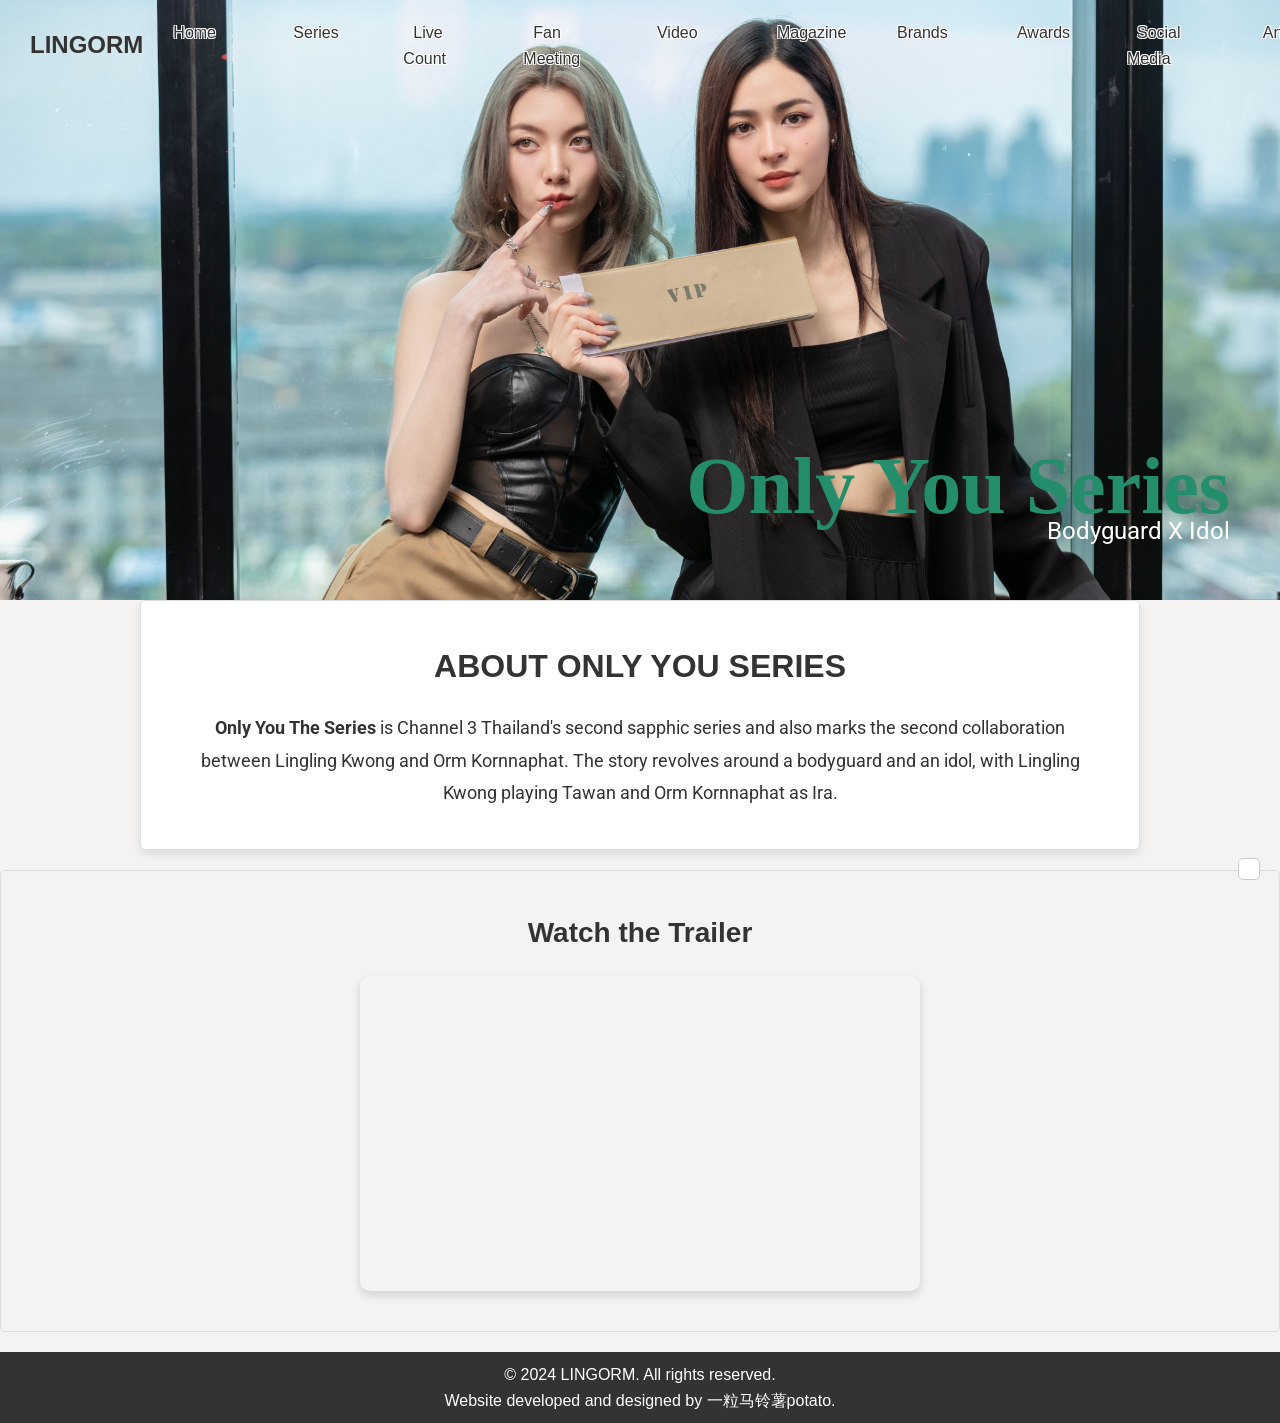
<file: OnlyYou.html>
<!DOCTYPE html>
<html lang="en">
<head>
    <meta charset="UTF-8">
    <meta name="viewport" content="width=device-width, initial-scale=1.0">
    <link rel="stylesheet" href="CSS/styles.css">
     <link rel="stylesheet" href="CSS/sub-series.css">
    <link rel="stylesheet" href="https://cdnjs.cloudflare.com/ajax/libs/animate.css/4.1.1/animate.min.css">
    <link href="https://fonts.googleapis.com/css2?family=Roboto:wght@400&display=swap" rel="stylesheet">
    <title>LINGORM | Only You The Series</title>
</head>
<body>
    <header class="header-wallpaper-sub-series-onlyyou">
        <div class="header-container">
            <h1 class="logo">LINGORM</h1>
            <button class="nav-toggle" aria-label="toggle navigation">
            ☰
            </button>
            <nav>
                <ul>
                    <li><a href="index.html">Home</a></li>
                    <li class="dropdown">
                        <a href="series.html">Series</a>
                        <div class="dropdown-content">
                            <a href="TSOU.html">The Secret of Us</a>
                            <a href="OnlyYou.html">Only You The Series</a>
                        </div>
                    </li>
                    <li class="dropdown">
                        <a href="live-count.html">Live Count</a>
                        <div class="dropdown-content">
                            <a href="TSOU-live-count.html">The Secret of Us</a>
                        </div>
                    </li>
                    <li class="dropdown">
                        <a href="#">Fan Meeting</a>
                        <div class="dropdown-content">
                            <a href="FM2024.html">2024</a>
                        </div>
                    </li>
                    <li class="dropdown">
                        <a href="video.html">Video</a>
                        <div class="dropdown-content">
                            <a href="video-chisub.html">Video (中字)</a>
                        </div>
                    </li>
                    <li><a href="magazine.html">Magazine</a></li>
                    <li><a href="brands.html">Brands</a></li>
                    <li><a href="awards.html">Awards</a></li>
                    <li><a href="social-media.html">Social Media</a></li>
                    <li><a href="articles.html">Articles</a></li>
                </ul>
            </nav>
        </div>
       <div class="bottom-right-text-sub">
            <h1>Only You Series</h1>
        </div>
        <div class="bottom-right-text-sub">
            <p>Bodyguard X Idol</p>
        </div>
        
    </header>

    <main>
        
    
        <!-- Introduction Section -->
        <section class="intro-section">
            <h2>ABOUT ONLY YOU SERIES</h2>
            <p><b>​Only You The Series</b> is Channel 3 Thailand's second sapphic series and also marks the second collaboration between Lingling Kwong and Orm Kornnaphat.
            The story revolves around a bodyguard and an idol, with Lingling Kwong playing Tawan and Orm Kornnaphat as Ira.</p>
        </section>
    
        <!-- YouTube Section -->
        <section class="video-section">
            <h2>Watch the Trailer</h2>
            <iframe width="560" height="315" src="https://www.youtube.com/embed/lYoA6jBl4Vk?si=22ygYswYOvXF-f6_" title="YouTube video player" frameborder="0" allow="accelerometer; autoplay; clipboard-write; encrypted-media; gyroscope; picture-in-picture; web-share" referrerpolicy="strict-origin-when-cross-origin" allowfullscreen></iframe>
        </section>
    
        
    </main>

    <footer>
        <p>&copy; 2024 LINGORM. All rights reserved.</p>
        <p>Website developed and designed by 一粒马铃薯potato.</p>
        
        </footer>
         <!-- Google Translate Element -->
        <div id="google_translate_element"></div>
        <script>
        // Scroll reveal effect
        const sections = document.querySelectorAll('section');
        const options = {
        root: null,
        threshold: 0.1,
        };
        
        const observer = new IntersectionObserver((entries, observer) => {
        entries.forEach(entry => {
        if (entry.isIntersecting) {
        entry.target.classList.add('animate__animated', 'animate__fadeInUp');
        observer.unobserve(entry.target);
        }
        });
        }, options);
        
        sections.forEach(section => {
        observer.observe(section);
        });
        
        // Change header transparency on scroll
        const header = document.querySelector('.header-container');
        window.addEventListener('scroll', function() {
        const scrollPosition = window.scrollY;
        header.style.backgroundColor = scrollPosition > 50 ? 'rgba(255, 255, 255, 0.9)' : 'rgba(255, 255, 255, 0)';
        });

            //hamburger for only display at mobile devices
        document.querySelector('.nav-toggle').addEventListener('click', function() {
        document.querySelector('nav ul').classList.toggle('showing');
        });

             function googleTranslateElementInit() {
            new google.translate.TranslateElement({
                pageLanguage: 'en',
                includedLanguages: 'zh-CN,zh-TW,th,ko,ja,ms,id',
                layout: google.translate.TranslateElement.InlineLayout.SIMPLE
            }, 'google_translate_element');
        }

        // Load the Google Translate script
        const script = document.createElement('script');
        script.src = "//translate.google.com/translate_a/element.js?cb=googleTranslateElementInit";
        document.body.appendChild(script);
        </script>
        </body>
        </html>
</file>
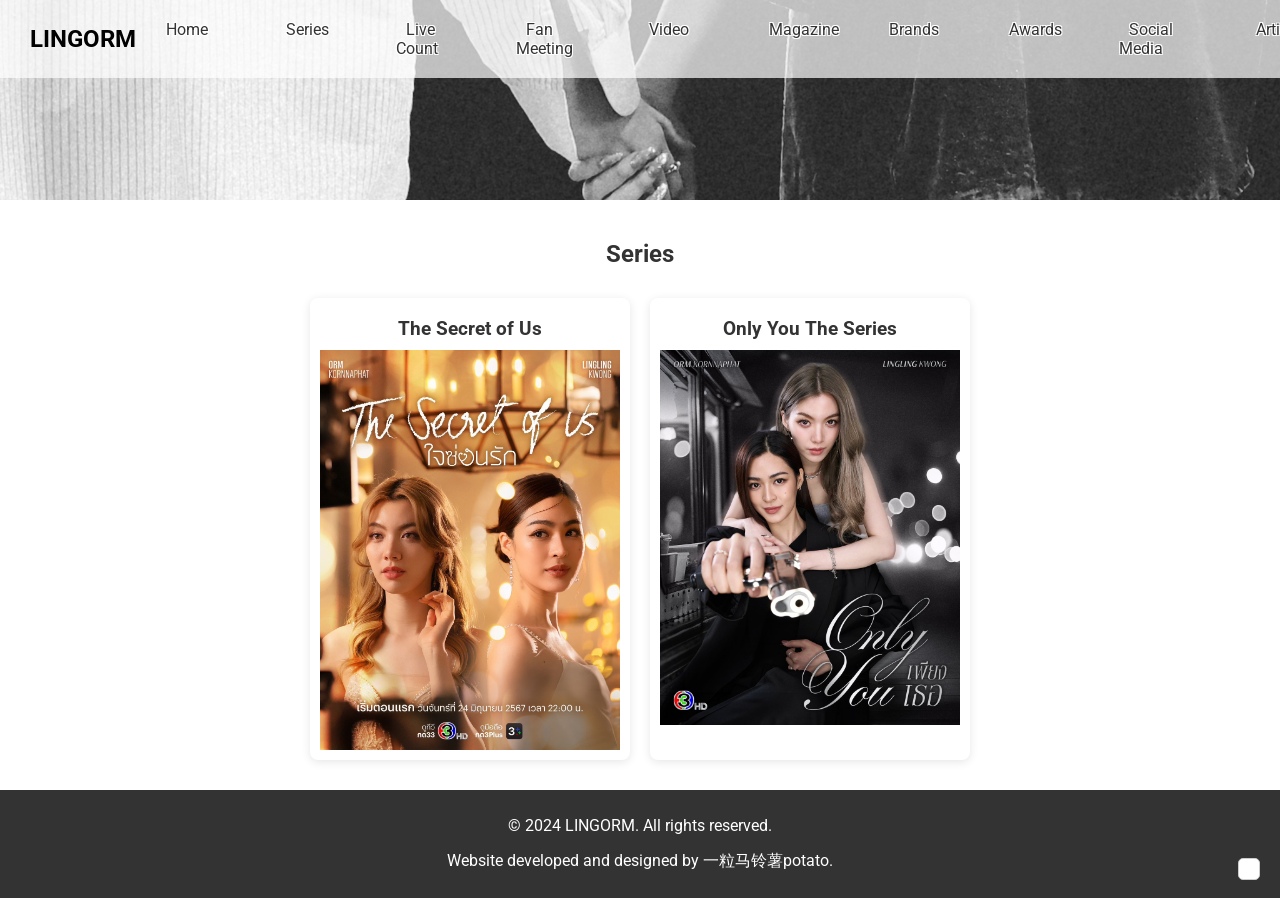
<file: series.html>
<!DOCTYPE html>
<html lang="en">
<head>
    <meta charset="UTF-8">
    <meta name="viewport" content="width=device-width, initial-scale=1.0">
    <link rel="stylesheet" href="CSS/styles.css">
    <link rel="stylesheet" href="CSS/series-social.css">
    <link rel="stylesheet" href="https://cdnjs.cloudflare.com/ajax/libs/animate.css/4.1.1/animate.min.css">
    <link href="https://fonts.googleapis.com/css2?family=Roboto:wght@400&display=swap" rel="stylesheet">
    <title>LINGORM | SERIES</title>
</head>
<body>
    <header class="header-wallpaper-sub">
        <div class="header-container">
            <h1 class="logo">LINGORM</h1>
            <button class="nav-toggle" aria-label="toggle navigation">
            ☰
            </button>
            <nav>
                <ul>
                    <li><a href="index.html">Home</a></li>
                    <li class="dropdown">
                        <a href="series.html">Series</a>
                        <div class="dropdown-content">
                            <a href="TSOU.html">The Secret of Us</a>
                            <a href="OnlyYou.html">Only You The Series</a>
                        </div>
                    </li>
                    <li class="dropdown">
                        <a href="live-count.html">Live Count</a>
                        <div class="dropdown-content">
                            <a href="TSOU-live-count.html">The Secret of Us</a>
                        </div>
                    </li>
                    <li class="dropdown">
                        <a href="#">Fan Meeting</a>
                        <div class="dropdown-content">
                            <a href="FM2024.html">2024</a>
                        </div>
                    </li>
                    <li class="dropdown">
                        <a href="video.html">Video</a>
                        <div class="dropdown-content">
                            <a href="video-chisub.html">Video (中字)</a>
                        </div>
                    </li>
                    <li><a href="magazine.html">Magazine</a></li>
                    <li><a href="brands.html">Brands</a></li>
                    <li><a href="awards.html">Awards</a></li>
                    <li><a href="social-media.html">Social Media</a></li>
                    <li><a href="articles.html">Articles</a></li>
                </ul>
            </nav>
        </div>
       
        
    </header>
    

    <main>
        <h2>Series</h2>
        <div class="series-container">
            <div class="column">
                <h3>The Secret of Us</h3>
                <a href="TSOU.html"> <!-- Updated link -->
                    <img src="Images/sub%20series/GQznTLrawAAvOak%20-%20Copy.jpg" alt="The Secret of Us">

                </a>
            </div>
            <div class="column">
                <h3>Only You The Series</h3>
                <a href="OnlyYou.html"> <!-- Updated link -->
                    <img src="Images/sub%20series/GXP_xUFbgAAQuE7%20-%20Copy.jpg" alt="Only You The Series">
                </a>
            </div>
        </div>


    </main>

    <footer>
        <p>&copy; 2024 LINGORM. All rights reserved.</p>
        <p>Website developed and designed by 一粒马铃薯potato.</p>
        
        </footer>
        <!-- Google Translate Element -->
        <div id="google_translate_element"></div>
    
        <script>
        // Scroll reveal effect
        const sections = document.querySelectorAll('section');
        const options = {
        root: null,
        threshold: 0.1,
        };
        
        const observer = new IntersectionObserver((entries, observer) => {
        entries.forEach(entry => {
        if (entry.isIntersecting) {
        entry.target.classList.add('animate__animated', 'animate__fadeInUp');
        observer.unobserve(entry.target);
        }
        });
        }, options);
        
        sections.forEach(section => {
        observer.observe(section);
        });
        
        // Change header transparency on scroll
        const header = document.querySelector('.header-container');
        window.addEventListener('scroll', function() {
        const scrollPosition = window.scrollY;
        header.style.backgroundColor = scrollPosition > 50 ? 'rgba(255, 255, 255, 0.9)' : 'rgba(255, 255, 255, 0)';
        });

            //hamburger for only display at mobile devices
        document.querySelector('.nav-toggle').addEventListener('click', function() {
        document.querySelector('nav ul').classList.toggle('showing');
        });

        function googleTranslateElementInit() {
            new google.translate.TranslateElement({
                pageLanguage: 'en',
                includedLanguages: 'zh-CN,zh-TW,th,ko,ja,ms,id',
                layout: google.translate.TranslateElement.InlineLayout.SIMPLE
            }, 'google_translate_element');
        }

        // Load the Google Translate script
        const script = document.createElement('script');
        script.src = "//translate.google.com/translate_a/element.js?cb=googleTranslateElementInit";
        document.body.appendChild(script);
        </script>
        </body>
        </html>
</file>
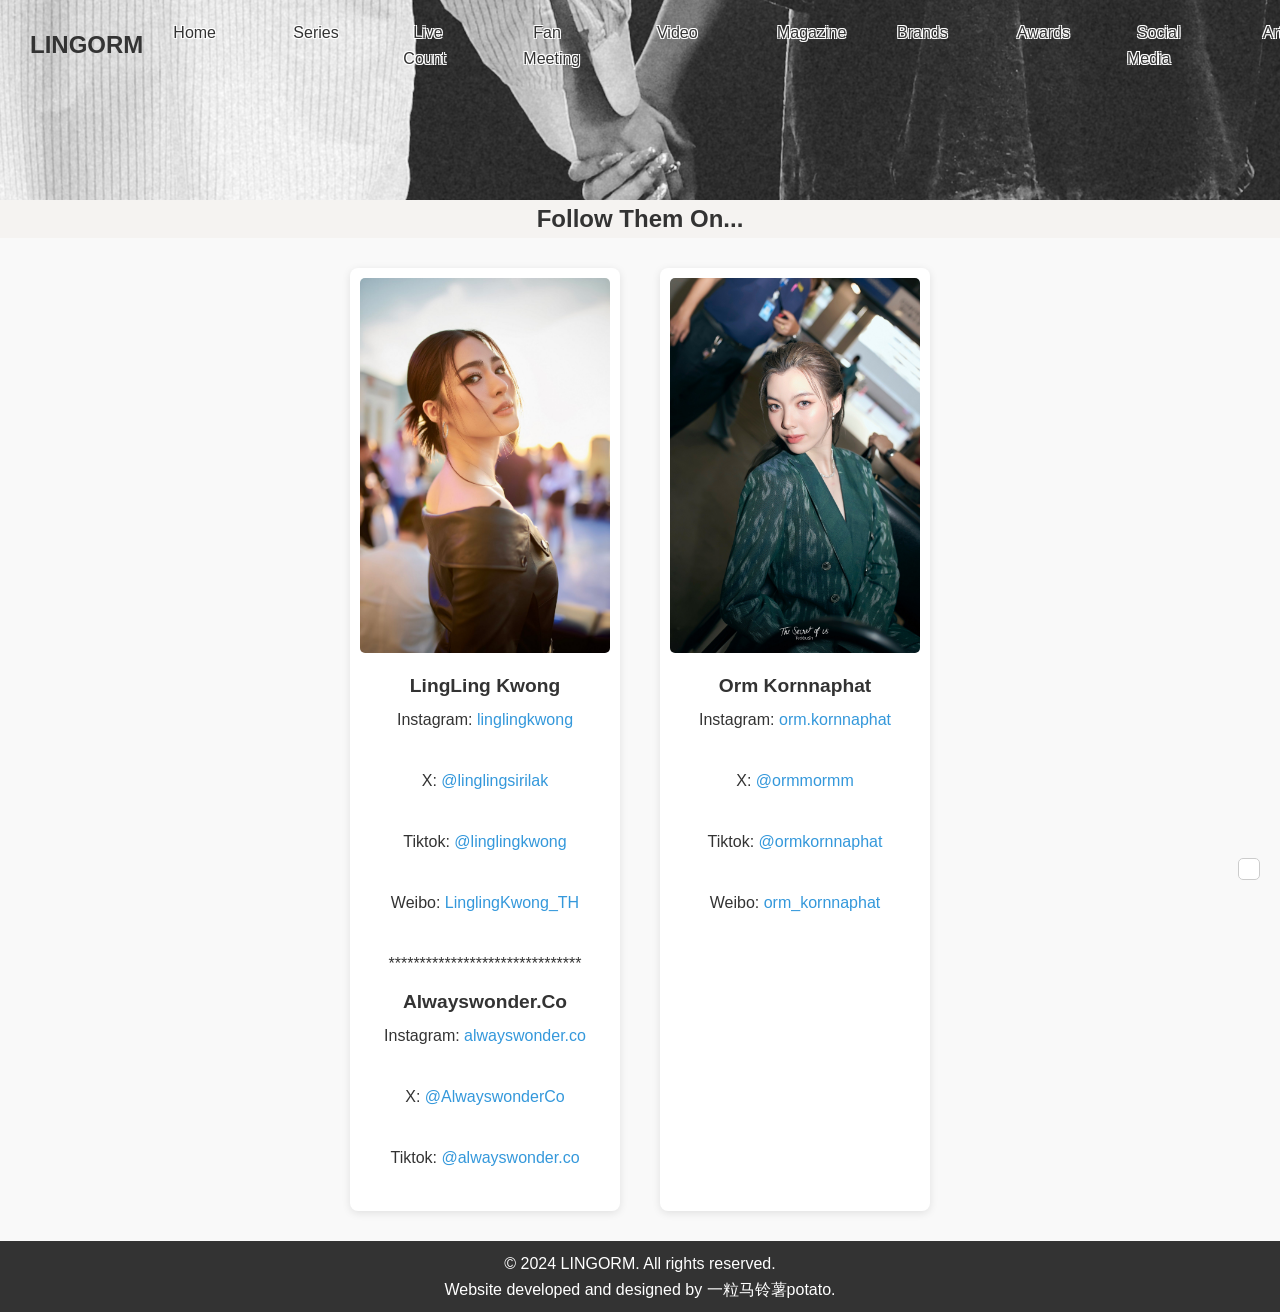
<file: social-media.html>
<!DOCTYPE html>
<html lang="en">
<head>
    <meta charset="UTF-8">
    <meta name="viewport" content="width=device-width, initial-scale=1.0">
    <link rel="stylesheet" href="CSS/styles.css">
     <link rel="stylesheet" href="CSS/social-media.css">
    <link rel="stylesheet" href="https://cdnjs.cloudflare.com/ajax/libs/animate.css/4.1.1/animate.min.css">
    <link href="https://fonts.googleapis.com/css2?family=Roboto:wght@400&display=swap" rel="stylesheet">
    <title>LINGORM | SOCIAL MEDIA</title>
</head>
<body>
    <header class="header-wallpaper-sub">
        <div class="header-container">
            <h1 class="logo">LINGORM</h1>
            <button class="nav-toggle" aria-label="toggle navigation">
            ☰
            </button>
            <nav>
                <ul>
                    <li><a href="index.html">Home</a></li>
                    <li class="dropdown">
                        <a href="series.html">Series</a>
                        <div class="dropdown-content">
                            <a href="TSOU.html">The Secret of Us</a>
                            <a href="OnlyYou.html">Only You The Series</a>
                        </div>
                    </li>
                    <li class="dropdown">
                        <a href="live-count.html">Live Count</a>
                        <div class="dropdown-content">
                            <a href="TSOU-live-count.html">The Secret of Us</a>
                        </div>
                    </li>
                    <li class="dropdown">
                        <a href="#">Fan Meeting</a>
                        <div class="dropdown-content">
                            <a href="FM2024.html">2024</a>
                        </div>
                    </li>
                    <li class="dropdown">
                        <a href="video.html">Video</a>
                        <div class="dropdown-content">
                            <a href="video-chisub.html">Video (中字)</a>
                        </div>
                    </li>
                    <li><a href="magazine.html">Magazine</a></li>
                    <li><a href="brands.html">Brands</a></li>
                    <li><a href="awards.html">Awards</a></li>
                    <li><a href="social-media.html">Social Media</a></li>
                    <li><a href="articles.html">Articles</a></li>
                </ul>
            </nav>
        </div>
       
        
    </header>
    
    

    <main>
        <h2><center>Follow Them On...</center></h2>
    
        <div class="follow-container">
            <div class="series-container">
                <div class="column">
                    <img src="Images/social media/GIOJ-SFagAAnptg.jpeg" alt="Description of Image 1">
                    <h3>LingLing Kwong</h3>
                    <p>Instagram: <a href="https://www.instagram.com/linglingkwong/">linglingkwong</a></p>
                </br>
                    <p>X: <a href="https://x.com/linglingsirilak">@linglingsirilak</a></p>
                </br>
                    <p>Tiktok: <a href="https://www.tiktok.com/@linglingkwong?lang=en">@linglingkwong​</a></p>
                </br>
                    <p>Weibo: <a href="https://weibo.com/u/7884299354">LinglingKwong_TH</a></p>
                </br>
                <p>*******************************</p>
                <h3>Alwayswonder.Co</h3>
                    <p>Instagram: <a href="https://www.instagram.com/alwayswonder.co/">alwayswonder.co</a></p>
                </br>
                    <p>X: <a href="https://x.com/AlwayswonderCo">@AlwayswonderCo</a></p>
                </br>
                    <p>Tiktok: <a href="https://www.tiktok.com/@alwayswonder.co">@alwayswonder.co</a></p>
                </br>
                </div>

                <div class="column">
                    <img src="Images/social media/GV0-OasagAAai1r - Copy.jpg" alt="Description of Image 2">
                    <h3>Orm Kornnaphat</h3>
                    <p>Instagram: <a href="https://www.instagram.com/orm.kornnaphat/?hl=en">orm.kornnaphat</a></p>
                </br>
                    <p>X: <a href="https://x.com/ormmormm">@ormmormm</a></p>
                </br>
                    <p>Tiktok: <a href="https://www.tiktok.com/@ormkornnaphat?lang=en">@ormkornnaphat​</a></p>
                </br>
                    <p>Weibo: <a href="https://weibo.com/u/7883901037">orm_kornnaphat</a></p>
                </br>
                </div>
            </div>
        </div>
    </main>
    
    

    <footer>
        <p>&copy; 2024 LINGORM. All rights reserved.</p>
        <p>Website developed and designed by 一粒马铃薯potato.</p>
       
        </footer>
        <!-- Google Translate Element -->
        <div id="google_translate_element"></div>
    
        <script>
        // Scroll reveal effect
        const sections = document.querySelectorAll('section');
        const options = {
        root: null,
        threshold: 0.1,
        };
        
        const observer = new IntersectionObserver((entries, observer) => {
        entries.forEach(entry => {
        if (entry.isIntersecting) {
        entry.target.classList.add('animate__animated', 'animate__fadeInUp');
        observer.unobserve(entry.target);
        }
        });
        }, options);
        
        sections.forEach(section => {
        observer.observe(section);
        });
        
        // Change header transparency on scroll
        const header = document.querySelector('.header-container');
        window.addEventListener('scroll', function() {
        const scrollPosition = window.scrollY;
        header.style.backgroundColor = scrollPosition > 50 ? 'rgba(255, 255, 255, 0.9)' : 'rgba(255, 255, 255, 0)';
        });

            //hamburger for only display at mobile devices
        document.querySelector('.nav-toggle').addEventListener('click', function() {
        document.querySelector('nav ul').classList.toggle('showing');
        });

        function googleTranslateElementInit() {
            new google.translate.TranslateElement({
                pageLanguage: 'en',
                includedLanguages: 'zh-CN,zh-TW,th,ko,ja,ms,id',
                layout: google.translate.TranslateElement.InlineLayout.SIMPLE
            }, 'google_translate_element');
        }

        // Load the Google Translate script
        const script = document.createElement('script');
        script.src = "//translate.google.com/translate_a/element.js?cb=googleTranslateElementInit";
        document.body.appendChild(script);
        </script>
        </body>
        </html>
</file>
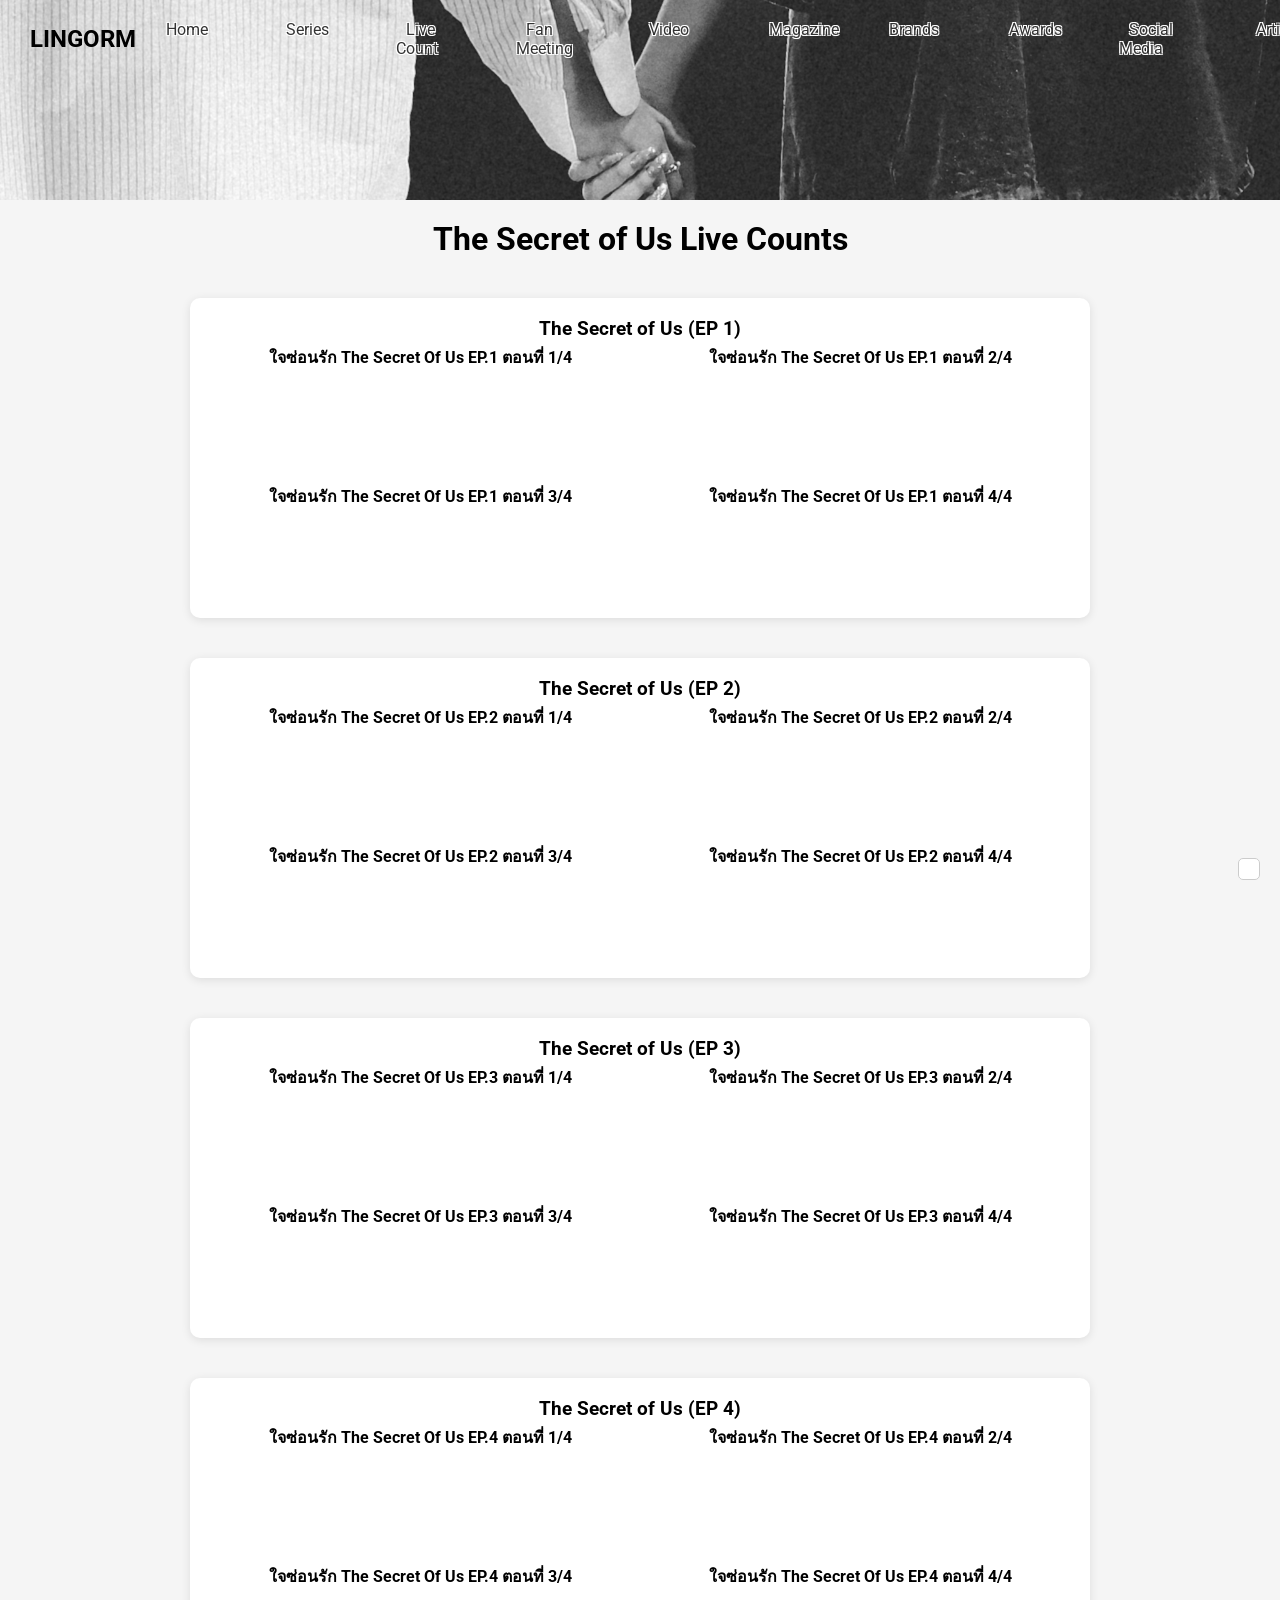
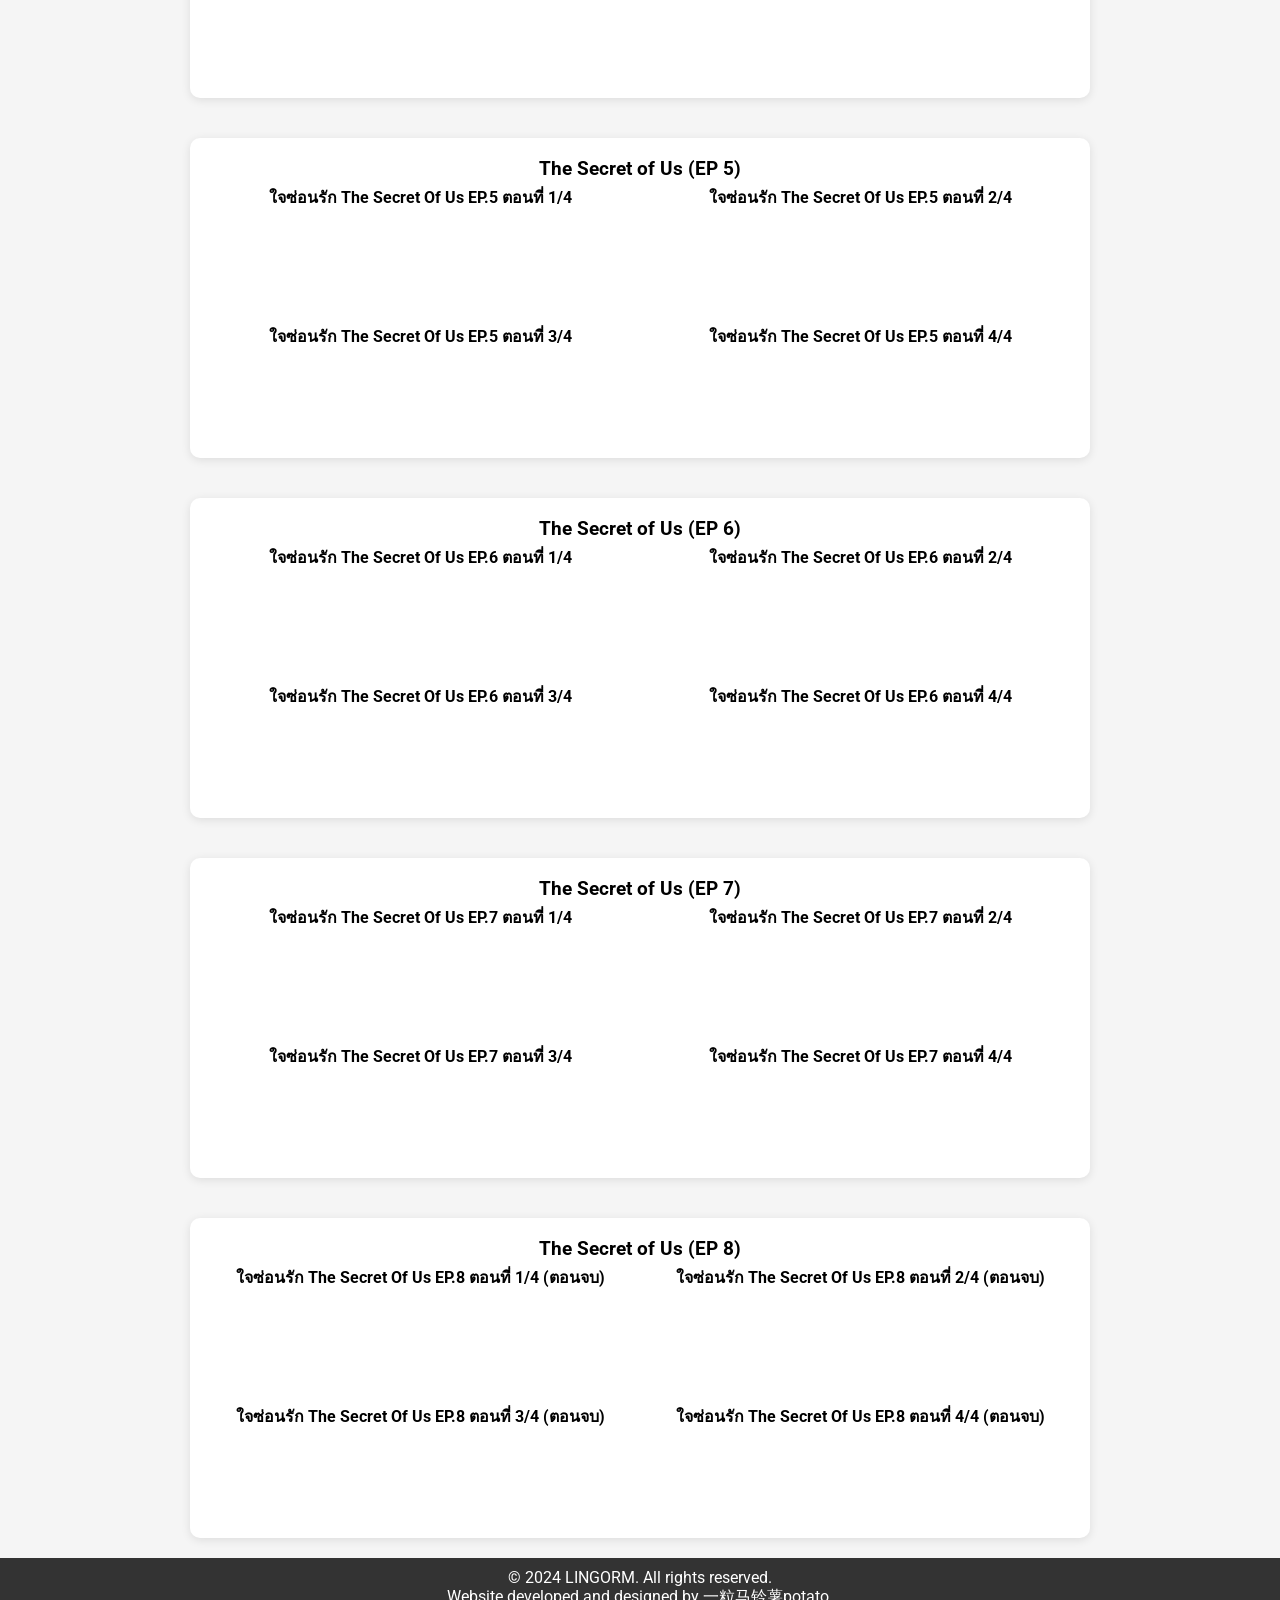
<file: TSOU-live-count.html>
<!DOCTYPE html>
<html lang="en">
<head>
    <meta charset="UTF-8">
    <meta name="viewport" content="width=device-width, initial-scale=1.0">
    <link rel="stylesheet" href="CSS/styles.css">
    <link rel="stylesheet" href="CSS/live-count.css">
    <link rel="stylesheet" href="https://cdnjs.cloudflare.com/ajax/libs/animate.css/4.1.1/animate.min.css">
    <link href="https://fonts.googleapis.com/css2?family=Roboto:wght@400&display=swap" rel="stylesheet">
    <title>LINGORM | TSOU LIVE COUNT</title>
</head>
<body>
    <header class="header-wallpaper-sub">
        <div class="header-container">
            <h1 class="logo">LINGORM</h1>
            <button class="nav-toggle" aria-label="toggle navigation">
            ☰
            </button>
            <nav>
                <ul>
                    <li><a href="index.html">Home</a></li>
                    <li class="dropdown">
                        <a href="series.html">Series</a>
                        <div class="dropdown-content">
                            <a href="TSOU.html">The Secret of Us</a>
                            <a href="OnlyYou.html">Only You The Series</a>
                        </div>
                    </li>
                    <li class="dropdown">
                        <a href="live-count.html">Live Count</a>
                        <div class="dropdown-content">
                            <a href="TSOU-live-count.html">The Secret of Us</a>
                        </div>
                    </li>
                    <li class="dropdown">
                        <a href="#">Fan Meeting</a>
                        <div class="dropdown-content">
                            <a href="FM2024.html">2024</a>
                        </div>
                    </li>
                    <li class="dropdown">
                        <a href="video.html">Video</a>
                        <div class="dropdown-content">
                            <a href="video-chisub.html">Video (中字)</a>
                        </div>
                    </li>
                    <li><a href="magazine.html">Magazine</a></li>
                    <li><a href="brands.html">Brands</a></li>
                    <li><a href="awards.html">Awards</a></li>
                    <li><a href="social-media.html">Social Media</a></li>
                    <li><a href="articles.html">Articles</a></li>
                </ul>
            </nav>
        </div>
        
        
    </header>
    

    <main>
        <h2 style="text-align: center; margin-bottom: 20px;">The Secret of Us Live Counts</h2>
        <div class="tsou-live-count-container">
    
            <div class="tsou-live-count-row">
                <h3>The Secret of Us (EP 1)</h3>
                <div class="tsou-counter-container">
                    <div class="tsou-counter-item">
                        <h4>ใจซ่อนรัก The Secret Of Us EP.1 ตอนที่ 1/4</h4>
                        <iframe height="80px" width="300px" frameborder="0" src=https://livecounts.io/embed/youtube-live-view-counter/bgLSvDzl0HA style="border: 0; width:300px; height:80px;"></iframe> 
                    </div>
                    <div class="tsou-counter-item">
                        <h4>ใจซ่อนรัก The Secret Of Us EP.1 ตอนที่ 2/4</h4>
                        <iframe height="80px" width="300px" frameborder="0" src=https://livecounts.io/embed/youtube-live-view-counter/4fhWN0lO0_Y style="border: 0; width:300px; height:80px;"></iframe>
                    </div>
                    <div class="tsou-counter-item">
                        <h4>ใจซ่อนรัก The Secret Of Us EP.1 ตอนที่ 3/4</h4>
                        <iframe height="80px" width="300px" frameborder="0" src=https://livecounts.io/embed/youtube-live-view-counter/q1-bagGmHsQ style="border: 0; width:300px; height:80px;"></iframe>
                    </div>
                    <div class="tsou-counter-item">
                        <h4>ใจซ่อนรัก The Secret Of Us EP.1 ตอนที่ 4/4</h4>
                        <iframe height="80px" width="300px" frameborder="0" src=https://livecounts.io/embed/youtube-live-view-counter/h28JZXFklVE style="border: 0; width:300px; height:80px;"></iframe>
                    </div>
                </div>
            </div>
            
    
            <div class="tsou-live-count-row">
                <h3>The Secret of Us (EP 2)</h3>
                <div class="tsou-counter-container">
                    <div class="tsou-counter-item">
                        <h4>ใจซ่อนรัก The Secret Of Us EP.2 ตอนที่ 1/4</h4>
                        <iframe height="80px" width="300px" frameborder="0" src=https://livecounts.io/embed/youtube-live-view-counter/o_dcLc0ITnA style="border: 0; width:300px; height:80px;"></iframe>
                    </div>
                    <div class="tsou-counter-item">
                        <h4>ใจซ่อนรัก The Secret Of Us EP.2 ตอนที่ 2/4</h4>
                        <iframe height="80px" width="300px" frameborder="0" src=https://livecounts.io/embed/youtube-live-view-counter/VbmStSZ25dI style="border: 0; width:300px; height:80px;"></iframe>
                    </div>
                    <div class="tsou-counter-item">
                        <h4>ใจซ่อนรัก The Secret Of Us EP.2 ตอนที่ 3/4</h4>
                        <iframe height="80px" width="300px" frameborder="0" src=https://livecounts.io/embed/youtube-live-view-counter/2JeOu2F_gXw style="border: 0; width:300px; height:80px;"></iframe>
                    </div>
                    <div class="tsou-counter-item">
                        <h4>ใจซ่อนรัก The Secret Of Us EP.2 ตอนที่ 4/4</h4>
                        <iframe height="80px" width="300px" frameborder="0" src=https://livecounts.io/embed/youtube-live-view-counter/JxA19ZJ5FUA style="border: 0; width:300px; height:80px;"></iframe>
                    </div>
                </div>
            </div>
    
            <div class="tsou-live-count-row">
                <h3>The Secret of Us (EP 3)</h3>
                <div class="tsou-counter-container">
                    <div class="tsou-counter-item">
                        <h4>ใจซ่อนรัก The Secret Of Us EP.3 ตอนที่ 1/4</h4>
                        <iframe height="80px" width="300px" frameborder="0" src=https://livecounts.io/embed/youtube-live-view-counter/s4nxa9V-xf4 style="border: 0; width:300px; height:80px;"></iframe>
                    </div>
                    <div class="tsou-counter-item">
                        <h4>ใจซ่อนรัก The Secret Of Us EP.3 ตอนที่ 2/4</h4>
                        <iframe height="80px" width="300px" frameborder="0" src=https://livecounts.io/embed/youtube-live-view-counter/rlF3DYAph2E style="border: 0; width:300px; height:80px;"></iframe>
                    </div>
                    <div class="tsou-counter-item">
                        <h4>ใจซ่อนรัก The Secret Of Us EP.3 ตอนที่ 3/4</h4>
                        <iframe height="80px" width="300px" frameborder="0" src=https://livecounts.io/embed/youtube-live-view-counter/iG789WimfAY style="border: 0; width:300px; height:80px;"></iframe>
                    </div>
                    <div class="tsou-counter-item">
                        <h4>​ใจซ่อนรัก The Secret Of Us EP.3 ตอนที่ 4/4</h4>
                        <iframe height="80px" width="300px" frameborder="0" src=https://livecounts.io/embed/youtube-live-view-counter/naCbpeK1DsQ style="border: 0; width:300px; height:80px;"></iframe>
                    </div>
                </div>
            </div>
    
            <div class="tsou-live-count-row">
                <h3>The Secret of Us (EP 4)</h3>
                <div class="tsou-counter-container">
                    <div class="tsou-counter-item">
                        <h4>ใจซ่อนรัก The Secret Of Us EP.4 ตอนที่ 1/4</h4>
                        <iframe height="80px" width="300px" frameborder="0" src=https://livecounts.io/embed/youtube-live-view-counter/UkVcQlmAM5U style="border: 0; width:300px; height:80px;"></iframe>
                    </div>
                    <div class="tsou-counter-item">
                        <h4>ใจซ่อนรัก The Secret Of Us EP.4 ตอนที่ 2/4</h4>
                        <iframe height="80px" width="300px" frameborder="0" src=https://livecounts.io/embed/youtube-live-view-counter/4GvN3dw7vzM style="border: 0; width:300px; height:80px;"></iframe>
                    </div>
                    <div class="tsou-counter-item">
                        <h4>ใจซ่อนรัก The Secret Of Us EP.4 ตอนที่ 3/4</h4>
                        <iframe height="80px" width="300px" frameborder="0" src=https://livecounts.io/embed/youtube-live-view-counter/0S7IFvpUVQE style="border: 0; width:300px; height:80px;"></iframe>
                    </div>
                    <div class="tsou-counter-item">
                        <h4>ใจซ่อนรัก The Secret Of Us EP.4 ตอนที่ 4/4</h4>
                        <iframe height="80px" width="300px" frameborder="0" src=https://livecounts.io/embed/youtube-live-view-counter/0PfqeVjfFyM style="border: 0; width:300px; height:80px;"></iframe>
                    </div>
                </div>
            </div>

            <div class="tsou-live-count-row">
                <h3>The Secret of Us (EP 5)</h3>
                <div class="tsou-counter-container">
                    <div class="tsou-counter-item">
                        <h4>ใจซ่อนรัก The Secret Of Us EP.5 ตอนที่ 1/4</h4>
                        <iframe height="80px" width="300px" frameborder="0" src=https://livecounts.io/embed/youtube-live-view-counter/nUpJt4uvzGA style="border: 0; width:300px; height:80px;"></iframe>
                    </div>
                    <div class="tsou-counter-item">
                        <h4>ใจซ่อนรัก The Secret Of Us EP.5 ตอนที่ 2/4</h4>
                        <iframe height="80px" width="300px" frameborder="0" src=https://livecounts.io/embed/youtube-live-view-counter/MMkzV6efNyU style="border: 0; width:300px; height:80px;"></iframe>
                    </div>
                    <div class="tsou-counter-item">
                        <h4>ใจซ่อนรัก The Secret Of Us EP.5 ตอนที่ 3/4</h4>
                        <iframe height="80px" width="300px" frameborder="0" src=https://livecounts.io/embed/youtube-live-view-counter/xQ35sjngfFQ style="border: 0; width:300px; height:80px;"></iframe>
                    </div>
                    <div class="tsou-counter-item">
                        <h4>ใจซ่อนรัก The Secret Of Us EP.5 ตอนที่ 4/4</h4>
                        <iframe height="80px" width="300px" frameborder="0" src=https://livecounts.io/embed/youtube-live-view-counter/N9qlP5BMmds style="border: 0; width:300px; height:80px;"></iframe>
                    </div>
                </div>
            </div>
    
            <div class="tsou-live-count-row">
                <h3>The Secret of Us (EP 6)</h3>
                <div class="tsou-counter-container">
                    <div class="tsou-counter-item">
                        <h4>ใจซ่อนรัก The Secret Of Us EP.6 ตอนที่ 1/4</h4>
                        <iframe height="80px" width="300px" frameborder="0" src=https://livecounts.io/embed/youtube-live-view-counter/iRd1Z-RolBU style="border: 0; width:300px; height:80px;"></iframe>
                    </div>
                    <div class="counter-item">
                        <h4>ใจซ่อนรัก The Secret Of Us EP.6 ตอนที่ 2/4</h4>
                        <iframe height="80px" width="300px" frameborder="0" src=https://livecounts.io/embed/youtube-live-view-counter/pVi2bBE2ZoU style="border: 0; width:300px; height:80px;"></iframe>
                    </div>
                    <div class="counter-item">
                        <h4>ใจซ่อนรัก The Secret Of Us EP.6 ตอนที่ 3/4</h4>
                        <iframe height="80px" width="300px" frameborder="0" src=https://livecounts.io/embed/youtube-live-view-counter/5icRUtLWPCA style="border: 0; width:300px; height:80px;"></iframe>
                    </div>
                    <div class="counter-item">
                        <h4>ใจซ่อนรัก The Secret Of Us EP.6 ตอนที่ 4/4</h4>
                        <iframe height="80px" width="300px" frameborder="0" src=https://livecounts.io/embed/youtube-live-view-counter/fsAJy9HpaPY style="border: 0; width:300px; height:80px;"></iframe>
                    </div>
                </div>
            </div>
    
            <div class="tsou-live-count-row">
                <h3>The Secret of Us (EP 7)</h3>
                <div class="tsou-counter-container">
                    <div class="tsou-counter-item">
                        <h4>ใจซ่อนรัก The Secret Of Us EP.7 ตอนที่ 1/4</h4>
                        <iframe height="80px" width="300px" frameborder="0" src=https://livecounts.io/embed/youtube-live-view-counter/3k-D2Rek2Ys style="border: 0; width:300px; height:80px;"></iframe>
                    </div>
                    <div class="tsou-counter-item">
                        <h4>ใจซ่อนรัก The Secret Of Us EP.7 ตอนที่ 2/4</h4>
                        <iframe height="80px" width="300px" frameborder="0" src=https://livecounts.io/embed/youtube-live-view-counter/KdJbggBJVhc style="border: 0; width:300px; height:80px;"></iframe>
                    </div>
                    <div class="tsou-counter-item">
                        <h4>ใจซ่อนรัก The Secret Of Us EP.7 ตอนที่ 3/4</h4>
                        <iframe height="80px" width="300px" frameborder="0" src=https://livecounts.io/embed/youtube-live-view-counter/OW8OjGiYvT8 style="border: 0; width:300px; height:80px;"></iframe>
                    </div>
                    <div class="tsou-counter-item">
                        <h4>ใจซ่อนรัก The Secret Of Us EP.7 ตอนที่ 4/4</h4>
                        <iframe height="80px" width="300px" frameborder="0" src=https://livecounts.io/embed/youtube-live-view-counter/CdOqC1snUM0 style="border: 0; width:300px; height:80px;"></iframe>
                    </div>
                </div>
            </div>
    
            <div class="tsou-live-count-row">
                <h3>The Secret of Us (EP 8)</h3>
                <div class="tsou-counter-container">
                    <div class="tsou-counter-item">
                        <h4>ใจซ่อนรัก The Secret Of Us EP.8 ตอนที่ 1/4 (ตอนจบ)</h4>
                        <iframe height="80px" width="300px" frameborder="0" src=https://livecounts.io/embed/youtube-live-view-counter/SiyqSD9LJv8 style="border: 0; width:300px; height:80px;"></iframe>
                    </div>
                    <div class="tsou-counter-item">
                        <h4>ใจซ่อนรัก The Secret Of Us EP.8 ตอนที่ 2/4 (ตอนจบ)</h4>
                        <iframe height="80px" width="300px" frameborder="0" src=https://livecounts.io/embed/youtube-live-view-counter/qplUBxCUMzY style="border: 0; width:300px; height:80px;"></iframe>
                    </div>
                    <div class="tsou-counter-item">
                        <h4>ใจซ่อนรัก The Secret Of Us EP.8 ตอนที่ 3/4 (ตอนจบ)</h4>
                        <iframe height="80px" width="300px" frameborder="0" src=https://livecounts.io/embed/youtube-live-view-counter/OsBVEEy0oi8 style="border: 0; width:300px; height:80px;"></iframe>
                    </div>
                    <div class="tsou-counter-item">
                        <h4>ใจซ่อนรัก The Secret Of Us EP.8 ตอนที่ 4/4 (ตอนจบ)</h4>
                        <iframe height="80px" width="300px" frameborder="0" src=https://livecounts.io/embed/youtube-live-view-counter/MZU17Wf340w style="border: 0; width:300px; height:80px;"></iframe>
                    </div>
                </div>
            </div>
    

        </div>
    </main>
    
    <footer>
        <p>&copy; 2024 LINGORM. All rights reserved.</p>
        <p>Website developed and designed by 一粒马铃薯potato.</p>
        
        </footer>
         <!-- Google Translate Element -->
        <div id="google_translate_element"></div>
        <script>
        // Scroll reveal effect
        const sections = document.querySelectorAll('section');
        const options = {
        root: null,
        threshold: 0.1,
        };
        
        const observer = new IntersectionObserver((entries, observer) => {
        entries.forEach(entry => {
        if (entry.isIntersecting) {
        entry.target.classList.add('animate__animated', 'animate__fadeInUp');
        observer.unobserve(entry.target);
        }
        });
        }, options);
        
        sections.forEach(section => {
        observer.observe(section);
        });
        
        // Change header transparency on scroll
        const header = document.querySelector('.header-container');
        window.addEventListener('scroll', function() {
        const scrollPosition = window.scrollY;
        header.style.backgroundColor = scrollPosition > 50 ? 'rgba(255, 255, 255, 0.9)' : 'rgba(255, 255, 255, 0)';
        });

            //hamburger for only display at mobile devices
        document.querySelector('.nav-toggle').addEventListener('click', function() {
        document.querySelector('nav ul').classList.toggle('showing');
        });

            function googleTranslateElementInit() {
            new google.translate.TranslateElement({
                pageLanguage: 'en',
                includedLanguages: 'zh-CN,zh-TW,th,ko,ja,ms,id',
                layout: google.translate.TranslateElement.InlineLayout.SIMPLE
            }, 'google_translate_element');
        }

        // Load the Google Translate script
        const script = document.createElement('script');
        script.src = "//translate.google.com/translate_a/element.js?cb=googleTranslateElementInit";
        document.body.appendChild(script);
        </script>
        </body>
        </html>
</file>
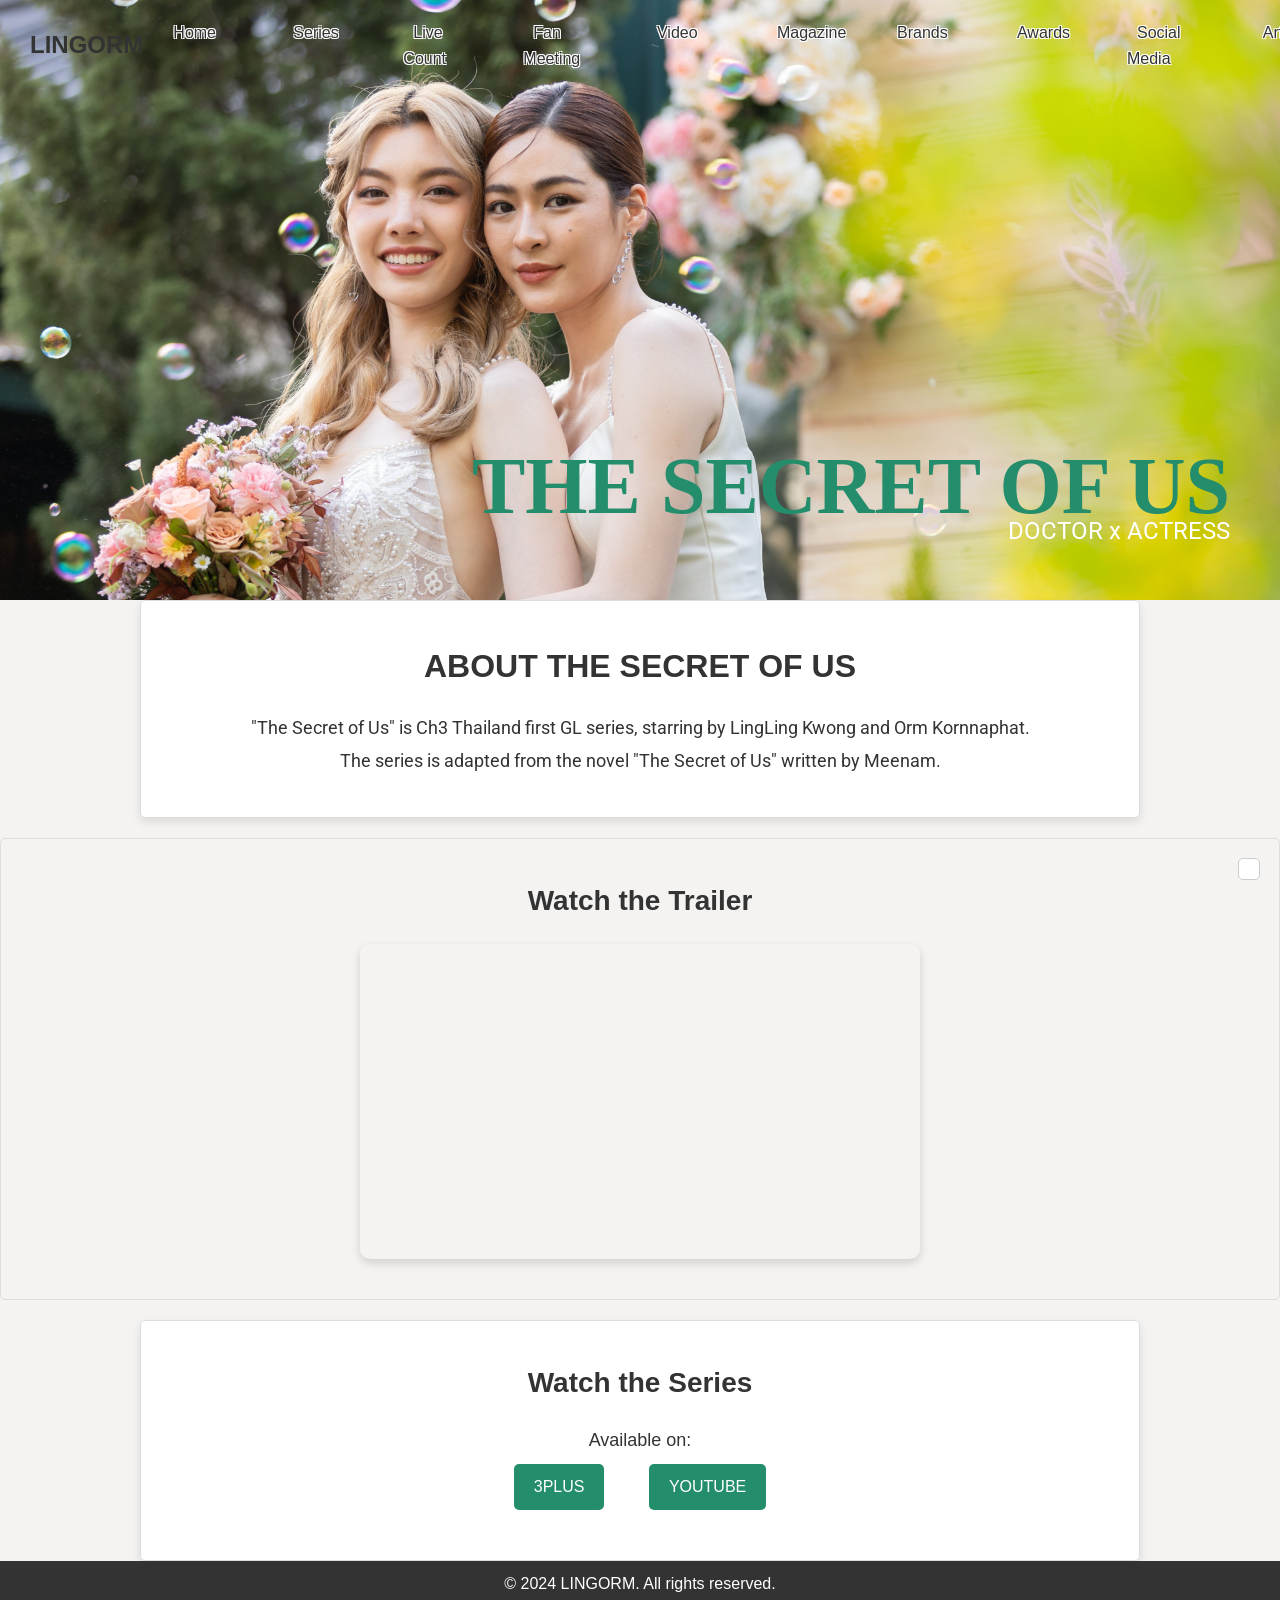
<file: TSOU.html>
<!DOCTYPE html>
<html lang="en">
<head>
    <meta charset="UTF-8">
    <meta name="viewport" content="width=device-width, initial-scale=1.0">
    <link rel="stylesheet" href="CSS/styles.css">
    <link rel="stylesheet" href="CSS/sub-series.css">
    <link rel="stylesheet" href="https://cdnjs.cloudflare.com/ajax/libs/animate.css/4.1.1/animate.min.css">
    <link href="https://fonts.googleapis.com/css2?family=Roboto:wght@400&display=swap" rel="stylesheet">
    <title>LINGORM | THE SECRET OF US</title>
</head>
<body>
    <header class="header-wallpaper-sub-series">
        <div class="header-container">
            <h1 class="logo">LINGORM</h1>
            <button class="nav-toggle" aria-label="toggle navigation">
            ☰
            </button>
            <nav>
                <ul>
                    <li><a href="index.html">Home</a></li>
                    <li class="dropdown">
                        <a href="series.html">Series</a>
                        <div class="dropdown-content">
                            <a href="TSOU.html">The Secret of Us</a>
                            <a href="OnlyYou.html">Only You The Series</a>
                        </div>
                    </li>
                    <li class="dropdown">
                        <a href="live-count.html">Live Count</a>
                        <div class="dropdown-content">
                            <a href="TSOU-live-count.html">The Secret of Us</a>
                        </div>
                    </li>
                    <li class="dropdown">
                        <a href="#">Fan Meeting</a>
                        <div class="dropdown-content">
                            <a href="FM2024.html">2024</a>
                        </div>
                    </li>
                    <li class="dropdown">
                        <a href="video.html">Video</a>
                        <div class="dropdown-content">
                            <a href="video-chisub.html">Video (中字)</a>
                        </div>
                    </li>
                    <li><a href="magazine.html">Magazine</a></li>
                    <li><a href="brands.html">Brands</a></li>
                    <li><a href="awards.html">Awards</a></li>
                    <li><a href="social-media.html">Social Media</a></li>
                    <li><a href="articles.html">Articles</a></li>
                </ul>
            </nav>
        </div>
        <div class="bottom-right-text-sub">
            <h1>THE SECRET OF US</h1>
        </div>
        <div class="bottom-right-text-sub">
            <p>DOCTOR x ACTRESS</p>
        </div>
        
    </header>

    <main>
        
    
        <!-- Introduction Section -->
        <section class="intro-section">
            <h2>ABOUT THE SECRET OF US</h2>
            <p>"The Secret of Us" is Ch3 Thailand first GL series, starring by LingLing Kwong and Orm Kornnaphat. </br>
                ​The series is adapted from the novel "The Secret of Us" written by Meenam.</p>
        </section>
    
        <!-- YouTube Section -->
        <section class="video-section">
            <h2>Watch the Trailer</h2>
            <iframe width="560" height="315" src="https://www.youtube.com/embed/UvIsfte-G-4?si=-jA_zgzFH7J2U7CY" title="YouTube video player" frameborder="0" allow="accelerometer; autoplay; clipboard-write; encrypted-media; gyroscope; picture-in-picture; web-share" referrerpolicy="strict-origin-when-cross-origin" allowfullscreen></iframe>
        </section>
    
        <!-- Watch Now Section -->
        <section class="watch-section">
            <h2>Watch the Series</h2>
            <p>Available on:</p>
            <a href="https://ch3plus.com/drama/1601" class="watch-link">3PLUS</a>
            <a href="https://youtube.com/playlist?list=PLDIqVRSvaz9LWu6pvDkNa43Zpicq-zLaL&si=deuvlgQtiAkby2J9" class="watch-link">YOUTUBE</a>
        </section>
    </main>

    <footer>
        <p>&copy; 2024 LINGORM. All rights reserved.</p>
        <p>Website developed and designed by 一粒马铃薯potato.</p>
        
        </footer>
        <!-- Google Translate Element -->
        <div id="google_translate_element"></div>
        <script>
        // Scroll reveal effect
        const sections = document.querySelectorAll('section');
        const options = {
        root: null,
        threshold: 0.1,
        };
        
        const observer = new IntersectionObserver((entries, observer) => {
        entries.forEach(entry => {
        if (entry.isIntersecting) {
        entry.target.classList.add('animate__animated', 'animate__fadeInUp');
        observer.unobserve(entry.target);
        }
        });
        }, options);
        
        sections.forEach(section => {
        observer.observe(section);
        });
        
        // Change header transparency on scroll
        const header = document.querySelector('.header-container');
        window.addEventListener('scroll', function() {
        const scrollPosition = window.scrollY;
        header.style.backgroundColor = scrollPosition > 50 ? 'rgba(255, 255, 255, 0.9)' : 'rgba(255, 255, 255, 0)';
        });

            //hamburger for only display at mobile devices
        document.querySelector('.nav-toggle').addEventListener('click', function() {
        document.querySelector('nav ul').classList.toggle('showing');
        });

            function googleTranslateElementInit() {
            new google.translate.TranslateElement({
                pageLanguage: 'en',
                includedLanguages: 'zh-CN,zh-TW,th,ko,ja,ms,id',
                layout: google.translate.TranslateElement.InlineLayout.SIMPLE
            }, 'google_translate_element');
        }

        // Load the Google Translate script
        const script = document.createElement('script');
        script.src = "//translate.google.com/translate_a/element.js?cb=googleTranslateElementInit";
        document.body.appendChild(script);
        </script>
        </body>
        </html>
</file>
<file: CSS/styles.css>
body {
margin: 0;
font-family: 'Roboto', sans-serif;
}

@media (max-width: 480px) {
body {
zoom: 0.5; /* Adjust zoom level to 50% */
}
}

.header-wallpaper {
position: relative;
width: 100%;
height: 650px;
background-image: url('../Images/Homepage/GInZfpeakAA6-mB - Copy.jpg'); /* Adjust this path as necessary */
background-size: cover;
background-position: center;
}

.header-wallpaper-sub {
position: relative;
width: 100%;
height: 200px; /* Specific height for other pages */
background-image: url('../Images/GQsUREpbMAAMCjr - Copy.jpg'); /* Set your wallpaper for other pages */
background-size: cover;
background-position: center;
}

.header-wallpaper-sub-series {
position: relative;
width: 100%;
height: 600px; /* Specific height for other pages */
background-image: url('../Images/sub series/GUzJLUYasAEFwtK - Copy.jpg'); /* Set your wallpaper for other pages */
background-size: cover;
background-position: top;
}

.header-wallpaper-sub-series-onlyyou {
position: relative;
width: 100%;
height: 600px; /* Specific height for other pages */
background-image: url('../Images/sub series/GXGt7PhbEAUSC36 - Copy.jpg'); /* Set your wallpaper for other pages */
background-size: cover;
background-position: top;
}

.header-container {
display: flex;
align-items: center;
justify-content: space-between;
padding: 20px 30px;
position: fixed;
top: 0;
left: 0;
width: 100%;
z-index: 2;
background-color: rgba(255, 255, 255, 0.7); /* Semi-transparent initially */
transition: background-color 0.3s;
}

.logo {
margin: 0;
font-size: 24px;
}

nav ul {
display: flex;
list-style: none;
margin: 0;
padding: 0;
}

nav ul li {
position: relative;
margin: 0 20px;
min-width: 80px;
}

nav ul li a {
text-decoration: none;
color: #333;
padding: 10px;
text-shadow: 
-1px -1px 0 white,  
1px -1px 0 white,
-1px 1px 0 white,
1px 1px 0 white; /* Create a border effect */
}

nav ul li a:hover {
text-decoration: underline;
}

.nav-toggle {
display: none;
background: none;
border: none;
font-size: 24px;
cursor: pointer;
}

/* Dropdown styles */
.dropdown-content {
display: none;
position: absolute;
background-color: #f1f1f1;
min-width: 160px;
box-shadow: 0px 8px 16px 0px rgba(0, 0, 0, 0.2);
z-index: 1;
}

.dropdown:hover .dropdown-content {
display: block;
}

.dropdown-content a {
color: black;
padding: 12px 16px;
text-decoration: none;
display: block;
}

.dropdown-content a:hover {
background-color: #ddd;
}

/* Scroll behavior */
.main {
padding-top: 80px; /* Space for fixed header */
}

.bottom-left-text {
position: absolute;
bottom: 20px;
left: 20px;
color: white; /* Change as necessary for visibility */
text-shadow: 2px 2px 4px rgba(0, 0, 0, 0.6); /* Add shadow for better readability */
font-size: 100px; /* Adjust font size */
}

/* Adjust font size for tablets */
@media (max-width: 768px) {
.bottom-left-text {
font-size: 50px; /* Smaller font size for tablets */
}
}

/* Adjust font size for mobile phones */
@media (max-width: 480px) {
.bottom-left-text {
font-size: 30px; /* Even smaller font size for mobile phones */
}
}

/* Additional styling for responsiveness */
@media (max-width: 768px) {
.nav-toggle {
display: block;
}


nav ul {
flex-direction: column;
display: none;
width: 100%;
background-color: rgba(255, 255, 255, 0.9);
position: absolute;
top: 60px;
left: 0;
padding: 10px 0;
}

nav ul li {
margin: 10px 0;
text-align: center;
}

nav ul.showing {
display: flex;
}
}

@media (max-width: 480px) {
.bottom-left-text {
font-size: 5vw; /* Adjust font size for smaller screens */
}
}

@media only screen and (max-width: 620px) {
/* For mobile phones: */
.menu, .main, .right {
width: 100%;
}
}

section {
margin: 20px 0;
padding: 20px;
border: 1px solid #ddd;
border-radius: 5px;
}

.section2 {
display: flex; /* Use flexbox for layout */
flex-wrap: wrap; /* Allow wrapping */
height: auto; /* Adjust height */
background-color: #F5F3F1; /* Set the background color */
align-items: center; /* Center items vertically */
}

.left-image {
flex: 1; /* Take up equal space */
display: flex; /* Use flexbox for centering */
justify-content: center; /* Center horizontally */
align-items: center; /* Center vertically */
}

.left-image img {
width: 50%; /* Set a specific width, adjust as needed */
max-width: 300px; /* Limit maximum width, adjust as needed */
height: auto; /* Maintain aspect ratio */
}

.right-text {
flex: 1; /* Take up equal space */
padding: 20px; /* Add padding for spacing */
}

.section3 {
display: flex; /* Use flexbox for layout */
flex-wrap: wrap; /* Allow wrapping */
align-items: flex-start; /* Align items at the top */
justify-content: space-between; /* Space out items */
padding: 40px 20px; /* Add padding */
background-color: #f5fffa; /* Set a background color */
}

.left-image {
flex: 1; /* Take up equal space */
display: flex; /* Use flexbox for centering */
flex-direction: column; /* Stack elements vertically */
align-items: center; /* Center horizontally */
}

.left-image img {
max-width: 100%; /* Responsive image */
height: auto; /* Maintain aspect ratio */
}

.details {
text-align: center; /* Center the text below the left image */
margin-top: 10px; /* Space between image and text */
}

.middle-text {
flex: 2; /* Take up more space in the middle */
padding: 20px; /* Add padding for spacing */
}

.right-image {
flex: 1; /* Take up equal space */
display: flex; /* Use flexbox for centering */
justify-content: center; /* Center horizontally */
align-items: center; /* Center vertically */
}

.right-image img {
max-width: 100%; /* Responsive image */
height: auto; /* Maintain aspect ratio */
}

.button-container {
margin-top: 10px; /* Space above the button */
}

.button {
display: inline-block; /* Make it block-level for padding */
padding: 10px 20px; /* Add padding */
background-color: #333; /* Button background color */
color: #fff; /* Button text color */
text-decoration: none; /* Remove underline */
border-radius: 5px; /* Round corners */
transition: background-color 0.3s; /* Smooth background change */
}

.button:hover {
background-color: #555; /* Darken background on hover */
}

.section4 {
display: flex; /* Use flexbox for layout */
flex-wrap: wrap; /* Allow wrapping */
align-items: flex-start; /* Align items at the top */
justify-content: space-between; /* Space out items */
padding: 40px 20px; /* Add padding */
background-color: #F5F3F1; /* Set a background color */
}

.left-image {
flex: 1; /* Take up equal space */
display: flex; /* Use flexbox for centering */
flex-direction: column; /* Stack elements vertically */
align-items: center; /* Center horizontally */
}

.left-image img {
max-width: 100%; /* Responsive image */
height: auto; /* Maintain aspect ratio */
}

.details {
text-align: center; /* Center the text below the left image */
margin-top: 10px; /* Space between image and text */
}

.middle-text {
  flex: 2; /* Take up more space in the middle */
padding: 20px; /* Add padding for spacing */
}

.right-image {
flex: 1; /* Take up equal space */
display: flex; /* Use flexbox for centering */
justify-content: center; /* Center horizontally */
align-items: center; /* Center vertically */
}

.right-image img {
max-width: 100%; /* Responsive image */
height: auto; /* Maintain aspect ratio */
}

.button-container {
margin-top: 10px; /* Space above the button */
}

.button {
display: inline-block; /* Make it block-level for padding */
padding: 10px 20px; /* Add padding */
background-color: #333; /* Button background color */
color: #fff; /* Button text color */
text-decoration: none; /* Remove underline */
border-radius: 5px; /* Round corners */
transition: background-color 0.3s; /* Smooth background change */
}

.button:hover {
background-color: #555; /* Darken background on hover */
}

.section5 {
position: relative; /* Make it relative for absolute positioning of text */
height: 600px; /* Set height */
background-image: url('../Images/Homepage/GUzD0vvaEAEiprc - Copy.jpg'); /* Background image */
background-size: cover; /* Cover the entire section */
background-position: center; /* Center the image */
}

.overlay-text {
position: absolute; /* Position text absolutely */
top: 50%; /* Center vertically */
left: 20px; /* Distance from the left */
transform: translateY(-50%); /* Adjust for true vertical center */
color: rgb(63,63,63); /* Text color */
text-shadow: none; /* Add shadow for better readability */
}

.button-container {
margin-top: 20px; /* Space above the buttons */
}

.button {
display: inline-block; /* Make it block-level for padding */
padding: 10px 20px; /* Add padding */
margin-right: 15px; /* Space between buttons */
background-color: #333; /* Button background color */
color: #fff; /* Button text color */
text-decoration: none; /* Remove underline */
border-radius: 5px; /* Round corners */
transition: background-color 0.3s; /* Smooth background change */
}

.button:last-child {
margin-right: 0; /* Remove margin on the last button */
}

.button:hover {
background-color: #555; /* Darken background on hover */
}

.section6 {
padding: 40px 20px; /* Add padding */
text-align: center; /* Center text */
background-color: #f5fffa; /* Set background color */
}

.section-title {
font-size: 2em; /* Title font size */
margin-bottom: 20px; /* Space below the title */
}

.video-container {
display: flex; /* Use flexbox layout */
flex-wrap: wrap; /* Allow wrapping if needed */
justify-content: center; /* Center items horizontally */
gap: 20px; /* Space between videos */
padding: 20px; /* Padding around the container */
}

.video-container iframe {
width: 320px; /* Set width of videos */
height: 180px; /* Set height of videos */
border: none; /* Remove border */
}

.section7 {
padding: 60px 20px;
background-color: #F5F3F1; /* Light background for contrast */
}

.gallery-container {
display: grid;
grid-template-columns: repeat(auto-fit, minmax(250px, 1fr)); /* Auto adjust for responsiveness */
gap: 20px; /* Space between images */
justify-items: center;
}

.gallery-item {
position: relative;
overflow: hidden;
border-radius: 10px;
box-shadow: 0 4px 8px rgba(0, 0, 0, 0.1); /* Soft shadow for depth */
transition: transform 0.3s ease, box-shadow 0.3s ease;
}

.gallery-item:hover {
transform: scale(1.05); /* Slight zoom effect on hover */
box-shadow: 0 8px 16px rgba(0, 0, 0, 0.2); /* Deeper shadow on hover */
}

.gallery-item img {
width: 100%;
height: auto;
border-radius: 10px;
object-fit: cover;
transition: opacity 0.3s ease;
}

.gallery-item .caption {
position: absolute;
bottom: 0;
left: 0;
width: 100%;
padding: 10px;
background: rgba(0, 0, 0, 0.7); /* Dark overlay for readability */
color: #fff;
text-align: center;
font-size: 16px;
opacity: 0; /* Hidden by default */
transition: opacity 0.3s ease;
}

.gallery-item:hover .caption {
opacity: 1; /* Show caption on hover */
}

@media (max-width: 768px) {
.gallery-container {
grid-template-columns: repeat(2, 1fr); /* 2 columns on smaller screens */
}
}

@media (max-width: 480px) {
.gallery-container {
grid-template-columns: 1fr; /* 1 column on mobile */
}
}

.section8 {
padding: 40px 20px; /* Add padding */
background-color: #f5fffa; /* Optional background color */
}

.small-title {
text-align: left; /* Center title */
font-size: 1.5em; /* Small title font size */
margin-bottom: 20px; /* Space below the title */
}

.social-media-container {
display: grid; /* Use CSS Grid for layout */
grid-template-columns: repeat(5, 1fr); /* 5 columns */
gap: 10px; /* Space between columns */
text-align: center; /* Center text in columns */
}

.column {
padding: 10px; /* Add padding to each column */
font-size: 1em; /* Font size for social media accounts */
}

.button {
display: inline-block; /* Make it block-level for padding */
padding: 10px 20px; /* Add padding */
background-color: #333; /* Button background color */
color: #fff; /* Button text color */
text-decoration: none; /* Remove underline */
border-radius: 5px; /* Round corners */
transition: background-color 0.3s; /* Smooth background change */
}

.button:hover {
background-color: #555; /* Darken background on hover */
}

#google_translate_element {
            position: fixed;
            bottom: 20px; /* Distance from the bottom */
            right: 20px; /* Distance from the right */
            z-index: 1000; /* Ensure it is on top of other elements */
            background-color: white; /* Optional: background for better visibility */
            padding: 10px; /* Optional: padding for better appearance */
            border: 1px solid #ccc; /* Optional: border for better appearance */
            border-radius: 5px; /* Optional: rounded corners */
        }

footer {
background: #333;
color: #fff;
text-align: center;
padding: 10px 0;
position: relative;
bottom: 0;
width: 100%;
}
</file>
<file: CSS/articles-styles.css>
.articles-container {
    display: flex;
    flex-direction: column;
    align-items: center;
    margin: 20px;
    padding: 20px;
    background-color: #f9f9f9;
    border-radius: 8px;
    box-shadow: 0 4px 8px rgba(0, 0, 0, 0.1);
    max-width: 800px;
    margin: 0 auto;
}

.articles-container ul {
    list-style-type: none;
    padding: 0;
    text-align: center;
    width: 100%;
}

.articles-container li {
    margin: 15px 0;
    font-size: 18px;
}

.articles-container a {
    display: inline-block;
    width: 100%;
    word-wrap: break-word; /* Wrap long words to the next line */
    text-decoration: none;
    color: #007BFF;
    font-weight: 500;
    padding: 10px 20px;
    border: 1px solid #007BFF;
    border-radius: 4px;
    transition: background-color 0.3s, color 0.3s;
}

.articles-container a:hover {
    background-color: #007BFF;
    color: white;
}

/* Media Queries for Responsiveness */
@media (max-width: 768px) {
    .articles-container {
        /* Maintain centering and padding but adjust margins */
        padding: 15px;
        margin: 10px;
        max-width: 95%; /* Adjust width for smaller screens */
    }

    .articles-container li {
        font-size: 16px; /* Font size for better readability */
    }

    .articles-container a {
        padding: 8px 15px; /* Adjust button padding */
        font-size: 16px; /* Adjust font size for links */
    }
}

@media (max-width: 480px) {
    .articles-container {
        padding: 10px;
        margin: 5px;
        max-width: 100%; /* Use full width on small screens */
    }

    .articles-container li {
        font-size: 14px; /* Font size for mobile devices */
    }

    .articles-container a {
        padding: 5px 10px; /* Adjust button padding */
        font-size: 14px; /* Adjust font size for links */
    }
}
</file>
<file: CSS/general.css>
.general-container {
    display: flex;
    flex-wrap: wrap; /* Allows wrapping to the next line if necessary */
    justify-content: center; /* Centers the items horizontally */
    gap: 20px; /* Space between awards */
    padding: 20px; /* Adds some padding around the container */
}

.general-item {
    border: 1px solid #ccc;
    padding: 20px;
    width: 300px; /* Fixed width for consistency */
    text-align: center;
    box-shadow: 0 2px 5px rgba(0, 0, 0, 0.1); /* Optional shadow for depth */
    background-color: #fff; /* Background color for visibility */
    border-radius: 10px; /* Optional: adds rounded corners to the item */
    overflow: hidden; /* Ensures that overflow content is hidden */
   
}

h4 {
    font-weight: bold;
}

button {
    margin-top: 20px;
    padding: 10px 20px;
    font-size: 16px;
    cursor: pointer;
}

.general-item img {
    max-width: 100%; /* Ensures the image scales to fit the width of the container */
    height: auto; /* Maintains aspect ratio */
    display: block; /* Ensures the image is treated as a block-level element */
    margin: 0 auto 20px auto; /* Centers the image and adds spacing at the bottom */
    border-radius: 10px; /* Optional: adds rounded corners to the image */
    box-shadow: 0 2px 5px rgba(0, 0, 0, 0.1); /* Optional: shadow for depth */
}

.instagram-media {
   min-width: 300px !important;
}

.iframe {
    display: block;
    margin: 0 auto;  /* This centers block elements */
  }

  .embed-container {
    width: 300px; /* Set the width to 300px */
    height: 563.99px; /* Set the height to 563.99px */
    overflow: hidden; /* Hide any overflow */
}
</file>
<file: CSS/pagination.css>
.pagination {
margin-top: 10px;          /* Reduce gap between videos and pagination */
margin-bottom: 20px;       /* Adjust as needed */
text-align: center;        /* Center pagination links */
}

.pagination a {
color: black;
padding: 8px 16px;
text-decoration: none;
border: 1px solid #ddd;
margin: 0 4px;
border-radius: 5px;
display: inline-block;     /* Ensure links are inline-block */
}

.pagination a:hover {
background-color: #ddd;
}

.pagination a.active {
background-color: #4CAF50;
color: white;
border: 1px solid #4CAF50;
}

/* Media Queries for Responsiveness */
@media (max-width: 768px) {
.pagination a {
padding: 6px 12px;     /* Adjust padding for tablets */
margin: 0 2px;         /* Adjust margin for tablets */
}
}

@media (max-width: 480px) {
.pagination a {
padding: 4px 8px;      /* Adjust padding for mobile devices */
margin: 0 1px;         /* Adjust margin for mobile devices */
font-size: 14px;       /* Adjust font size for mobile devices */
}
}
</file>
<file: CSS/live-count.css>
/* General reset */
* {
margin: 0;
padding: 0;
box-sizing: border-box;
}

body {
display: flex;
flex-direction: column;
align-items: center; 
background-color: #f5f5f5; /* Light background color */
font-family: 'Roboto', sans-serif; /* Consistent font style */
}

h2 {
margin: 20px 0; /* Spacing above and below */
font-size: 2em; /* Larger title font size */
}

.live-count-container {
display: flex;
flex-direction: column; 
align-items: center; 
width: 100%; /* Full width */
max-width: 800px; /* Limit max width for better readability */
}

.live-count-row {
margin: 20px 0; 
width: 100%; 
text-align: center; 
background: white; /* White background for each row */
border-radius: 10px; /* Rounded corners */
box-shadow: 0 2px 10px rgba(0, 0, 0, 0.1); /* Soft shadow */
padding: 20px; /* Padding inside each row */
}

.counter-container {
display: flex; 
justify-content: space-around; 
flex-wrap: wrap; 
gap: 20px; 
max-width: 900px; 
margin: 0 auto; 
}

.counter-item {
text-align: center; /* Center align the text */
flex: 1; /* Allow items to grow and fill the space evenly */
min-width: 300px; /* Ensure minimum width for responsive design */
}

h4 {
margin: 5px 0; /* Add some spacing around the titles */
}

iframe {
border: none; /* Remove default border */
border-radius: 5px; /* Rounded corners for iframes */
transition: transform 0.2s; /* Smooth scaling effect */
}

iframe:hover {
transform: scale(1.05); /* Slight zoom effect on hover */
}

.tsou-live-count-container {
display: flex;
flex-direction: column; 
align-items: center; 
width: 100%; /* Full width */
max-width: 900px; /* Limit max width for better readability */
}

.tsou-live-count-row {
margin: 20px 0; 
width: 100%; 
text-align: center; 
background: white; /* White background for each row */
border-radius: 10px; /* Rounded corners */
box-shadow: 0 2px 10px rgba(0, 0, 0, 0.1); /* Soft shadow */
padding: 20px; /* Padding inside each row */
}

.tsou-counter-container {
display: flex; 
justify-content: space-around; 
flex-wrap: wrap; 
gap: 20px; 
max-width: 900px; 
margin: 0 auto; 
}

.tsou-counter-item {
text-align: center; /* Center align the text */
flex: 1; /* Allow items to grow and fill the space evenly */
min-width: 300px; /* Ensure minimum width for responsive design */
}

/* Media Queries for Responsiveness */
@media (max-width: 768px) {
.counter-item, .tsou-counter-item {
min-width: 45%; /* Adjust min width for tablets */
}

iframe {
width: 100%; /* Ensure iframe takes full width on smaller screens */
}
}

@media (max-width: 480px) {
.counter-item, .tsou-counter-item {
min-width: 100%; /* Adjust min width for mobile devices */
}

h2 {
font-size: 1.5em; /* Adjust font size for mobile devices */
}

h4 {
font-size: 1em; /* Adjust font size for mobile devices */
}
}
</file>
<file: CSS/sub-series.css>
/* General reset */
* {
margin: 0;
padding: 0;
box-sizing: border-box;
}

body {
font-family: 'Poppins', sans-serif; /* Choose a more elegant font */
line-height: 1.6;
color: #333;
background-color: #F5F3F1;
}

/* Bottom-right Text (inside wallpaper) */
.bottom-right-text-sub {
position: absolute;
bottom: 50px;
right: 50px;
color: white;
text-align: right;
}

.bottom-right-text-sub h1 {
font-size: 80px;
font-weight: 600;
color: rgb(36, 141, 108); /* RGB color for the main title */
font-family: 'Lora', serif; /* Serif for elegance */
}

.bottom-right-text-sub p {
font-size: 24px;
color: white;
font-family: 'Roboto', sans-serif; /* Complementary sans-serif */
}

/* Section Styling */
section {
padding: 50px 20px;
text-align: center;
margin: 20px auto;
}

/* Introduction Section */
.intro-section {
background-color: #fff;
padding: 40px;
box-shadow: 0 4px 8px rgba(0, 0, 0, 0.1);
max-width: 1000px;
margin: auto;
}

.intro-section h2 {
font-size: 32px;
margin-bottom: 20px;
font-family: 'Poppins', sans-serif;
}

.intro-section p {
font-size: 18px;
line-height: 1.8;
font-family: 'Roboto', sans-serif;
}

/* Video Section */
.video-section {
background-color: #F5F3F1;
padding: 40px;
}

.video-section h2 {
font-size: 28px;
margin-bottom: 20px;
font-family: 'Poppins', sans-serif;
}

.video-section iframe {
max-width: 80%;
margin: auto;
display: block;
border-radius: 10px;
box-shadow: 0 4px 10px rgba(0, 0, 0, 0.15);
}

/* Watch Section */
.watch-section {
background-color: #fff;
padding: 40px;
box-shadow: 0 4px 8px rgba(0, 0, 0, 0.1);
max-width: 1000px;
margin: auto;
}

.watch-section h2 {
font-size: 28px;
margin-bottom: 20px;
font-family: 'Poppins', sans-serif;
}

.watch-section p {
font-size: 18px;
}

.watch-link {
display: inline-block;
margin: 10px 20px;
padding: 10px 20px;
background-color: rgb(36, 141, 108);
color: white;
text-decoration: none;
border-radius: 5px;
transition: background-color 0.3s;
}

.watch-link:hover {
background-color: rgb(25, 100, 80); /* Darker on hover */
}

/* Media Queries for Responsiveness */
@media (max-width: 768px) {
.bottom-right-text-sub h1 {
font-size: 60px; /* Adjust font size for tablets */
}

.bottom-right-text-sub p {
font-size: 20px; /* Adjust font size for tablets */
}

.intro-section, .watch-section {
padding: 30px;
}

.intro-section h2, .watch-section h2 {
font-size: 28px;
}

.intro-section p, .watch-section p {
font-size: 16px;
}

.video-section iframe {
max-width: 90%;
}
}

@media (max-width: 480px) {
.bottom-right-text-sub h1 {
font-size: 40px; /* Adjust font size for mobile devices */
}

.bottom-right-text-sub p {
font-size: 18px; /* Adjust font size for mobile devices */
}

.intro-section, .watch-section {
padding: 20px;
}

.intro-section h2, .watch-section h2 {
font-size: 24px;
}

.intro-section p, .watch-section p {
font-size: 14px;
}

.video-section iframe {
max-width: 100%;
}
}
</file>
<file: CSS/series-social.css>
/* Main content styles */
main {
padding: 20px;
}

h2 {
text-align: center;
margin-bottom: 20px;
color: #333;
}

.series-container {
display: flex; /* Use flexbox to align items side by side */
justify-content: center; /* Center the items horizontally */
flex-wrap: wrap; /* Allow wrapping to the next line if necessary */
}

.column {
flex: 1; /* Allow each column to take equal space */
max-width: 300px; /* Set a maximum width for the columns */
text-align: center;
margin: 10px;
background: #fff;
border-radius: 8px;
box-shadow: 0 2px 10px rgba(0, 0, 0, 0.1);
overflow: hidden;
transition: transform 0.3s;
}

.column:hover {
transform: scale(1.05);
}

.column h3 {
margin: 10px 0;
color: #333;
}

.column img {
width: 100%;
height: auto;
display: block;
}

/* Media Queries for Responsiveness */
@media (max-width: 768px) {
.column {
max-width: 45%; /* Adjust max width for tablets */
}
}

@media (max-width: 480px) {
.column {
max-width: 100%; /* Adjust max width for mobile devices */
}

.column h3 {
font-size: 1em; /* Adjust font size for mobile devices */
}
}
</file>
<file: CSS/social-media.css>
* {
margin: 0;
padding: 0;
box-sizing: border-box;
}

body {
font-family: 'Poppins', sans-serif; /* Choose a more elegant font */
line-height: 1.6;
color: #333;
background-color: #F5F3F1;
}

/* Container for the social media section */
.follow-container {
display: flex;
justify-content: center; /* Center the content */
padding: 20px;
background-color: #f9f9f9; /* Light background */
}

/* The series container to align items side by side */
.series-container {
display: flex;
gap: 20px; /* Space between columns */
justify-content: center; /* Align content to the center */
flex-wrap: wrap; /* Allow wrapping for smaller screens */
}

/* Individual column styling */
.column {
text-align: center; /* Center text under the image */
max-width: 300px; /* Set max width for consistency */
flex: 1; /* Make the columns equally flexible */
background-color: #ffffff; /* White background */
padding: 10px;
border-radius: 8px; /* Rounded corners */
box-shadow: 0 2px 8px rgba(0, 0, 0, 0.1); /* Optional: Box shadow */
margin: 10px; /* Add margin for spacing */
}

/* Ensure the images have consistent sizes */
.column img {
width: 100%; /* Set image to full width of container */
height: auto; /* Keep aspect ratio */
max-width: 250px; /* Set a maximum width */
border-radius: 5px; /* Optional: Rounded corners */
object-fit: cover; /* Cover the container without distortion */
}

/* Styling the text and links below the image */
.column h3 {
font-size: 1.2em;
margin-top: 10px;
}

.column p {
font-size: 1em;
margin: 5px 0;
}

.column a {
color: #3498db; /* Link color */
text-decoration: none; /* Remove underline */
}

.column a:hover {
text-decoration: underline; /* Add underline on hover */
}

/* Media Queries for Responsiveness */
@media (max-width: 768px) {
.series-container {
flex-direction: column; /* Stack columns vertically on tablets */
align-items: center; /* Center items */
}

.column {
max-width: 80%; /* Adjust max width for tablets */
}
}

@media (max-width: 480px) {
.series-container {
flex-direction: column; /* Stack columns vertically on mobile devices */
align-items: center; /* Center items */
}

.column {
max-width: 100%; /* Adjust max width for mobile devices */
}

.column h3 {
font-size: 1em; /* Adjust font size for mobile devices */
}

.column p {
font-size: 0.9em; /* Adjust font size for mobile devices */
}
}
</file>
